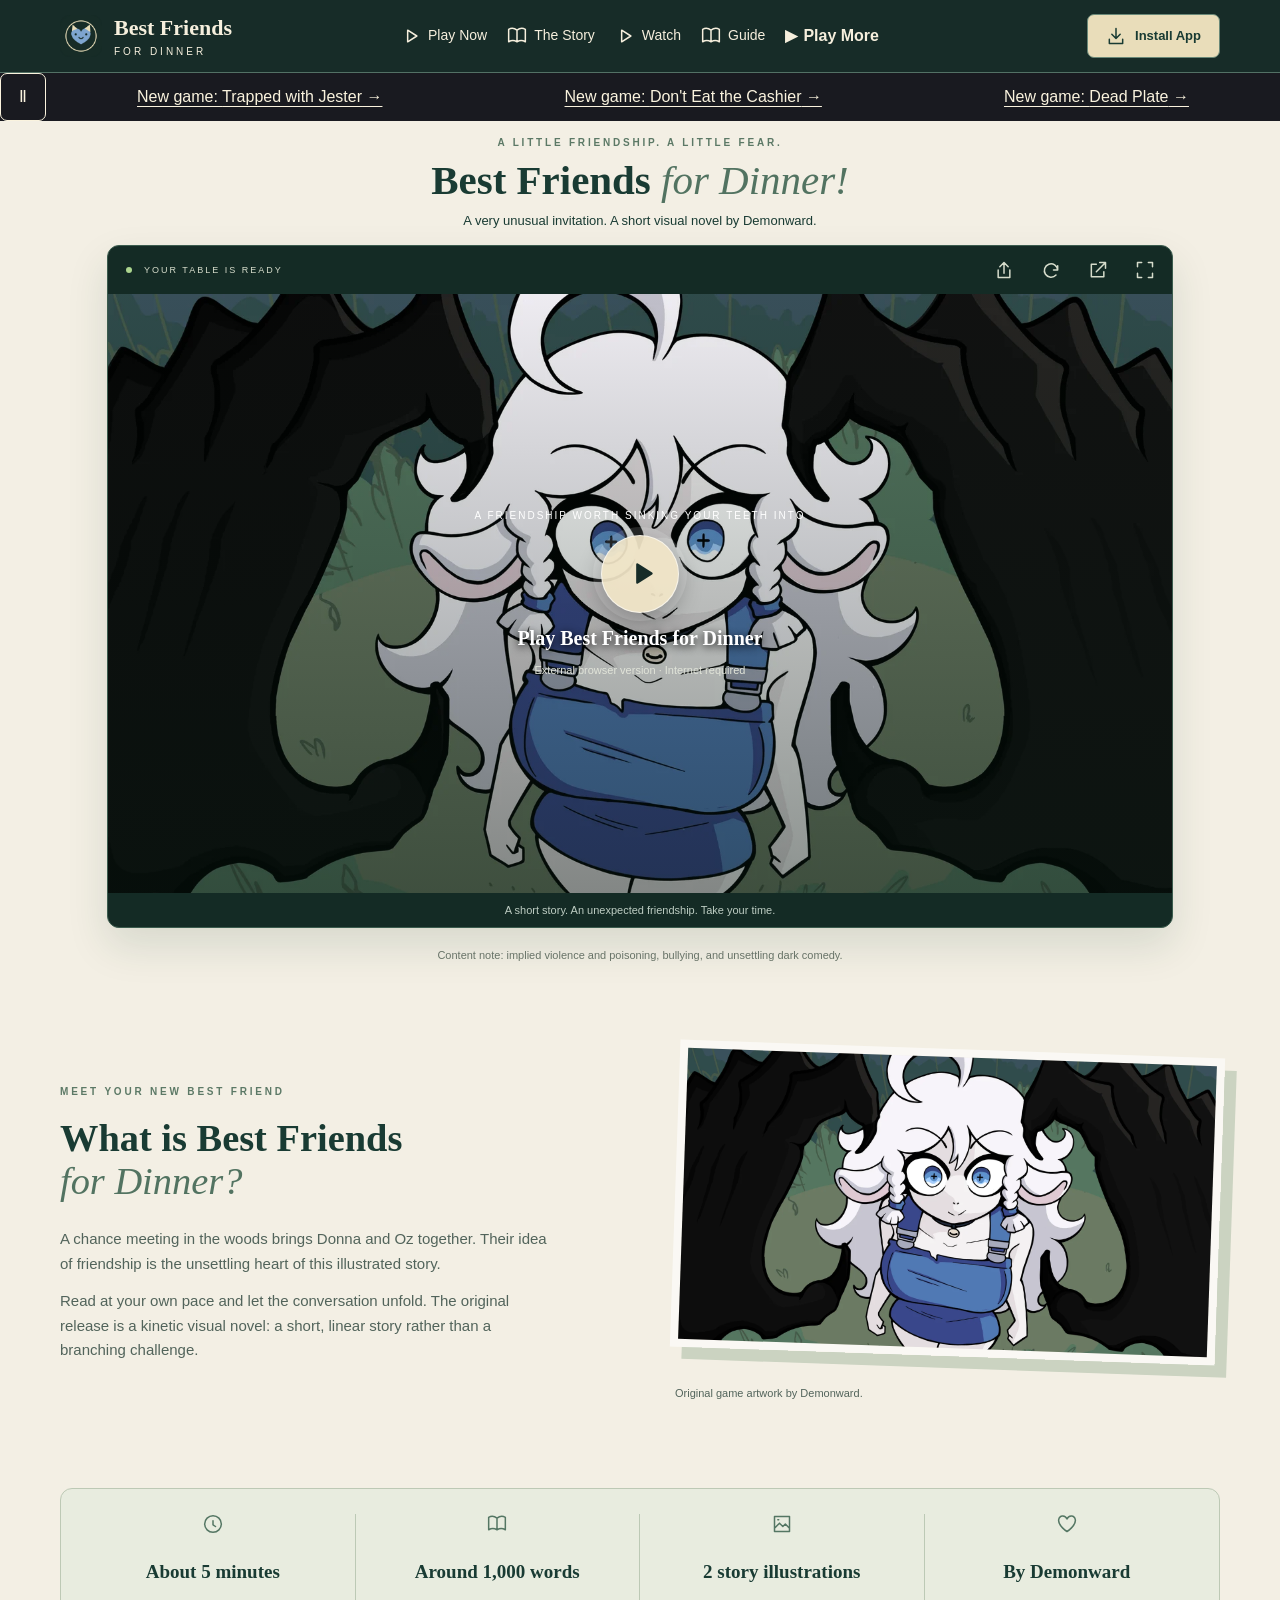
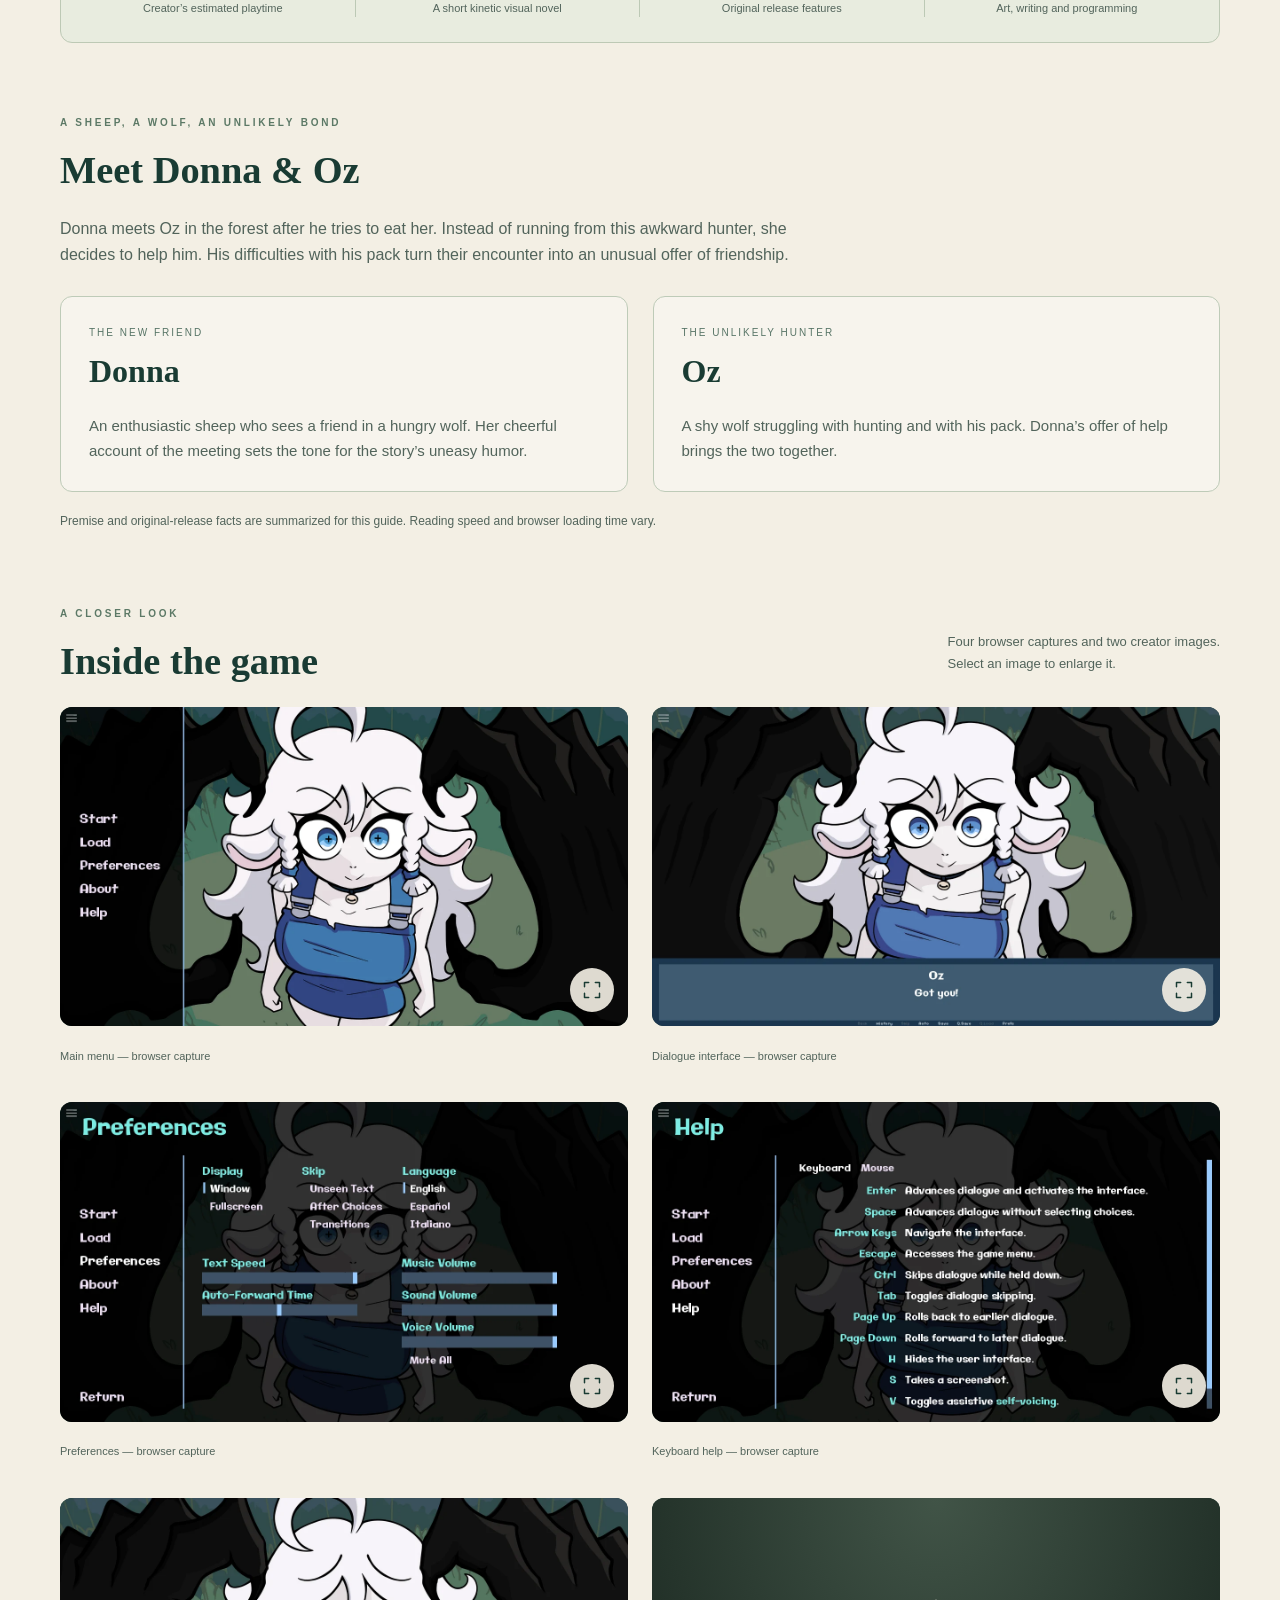
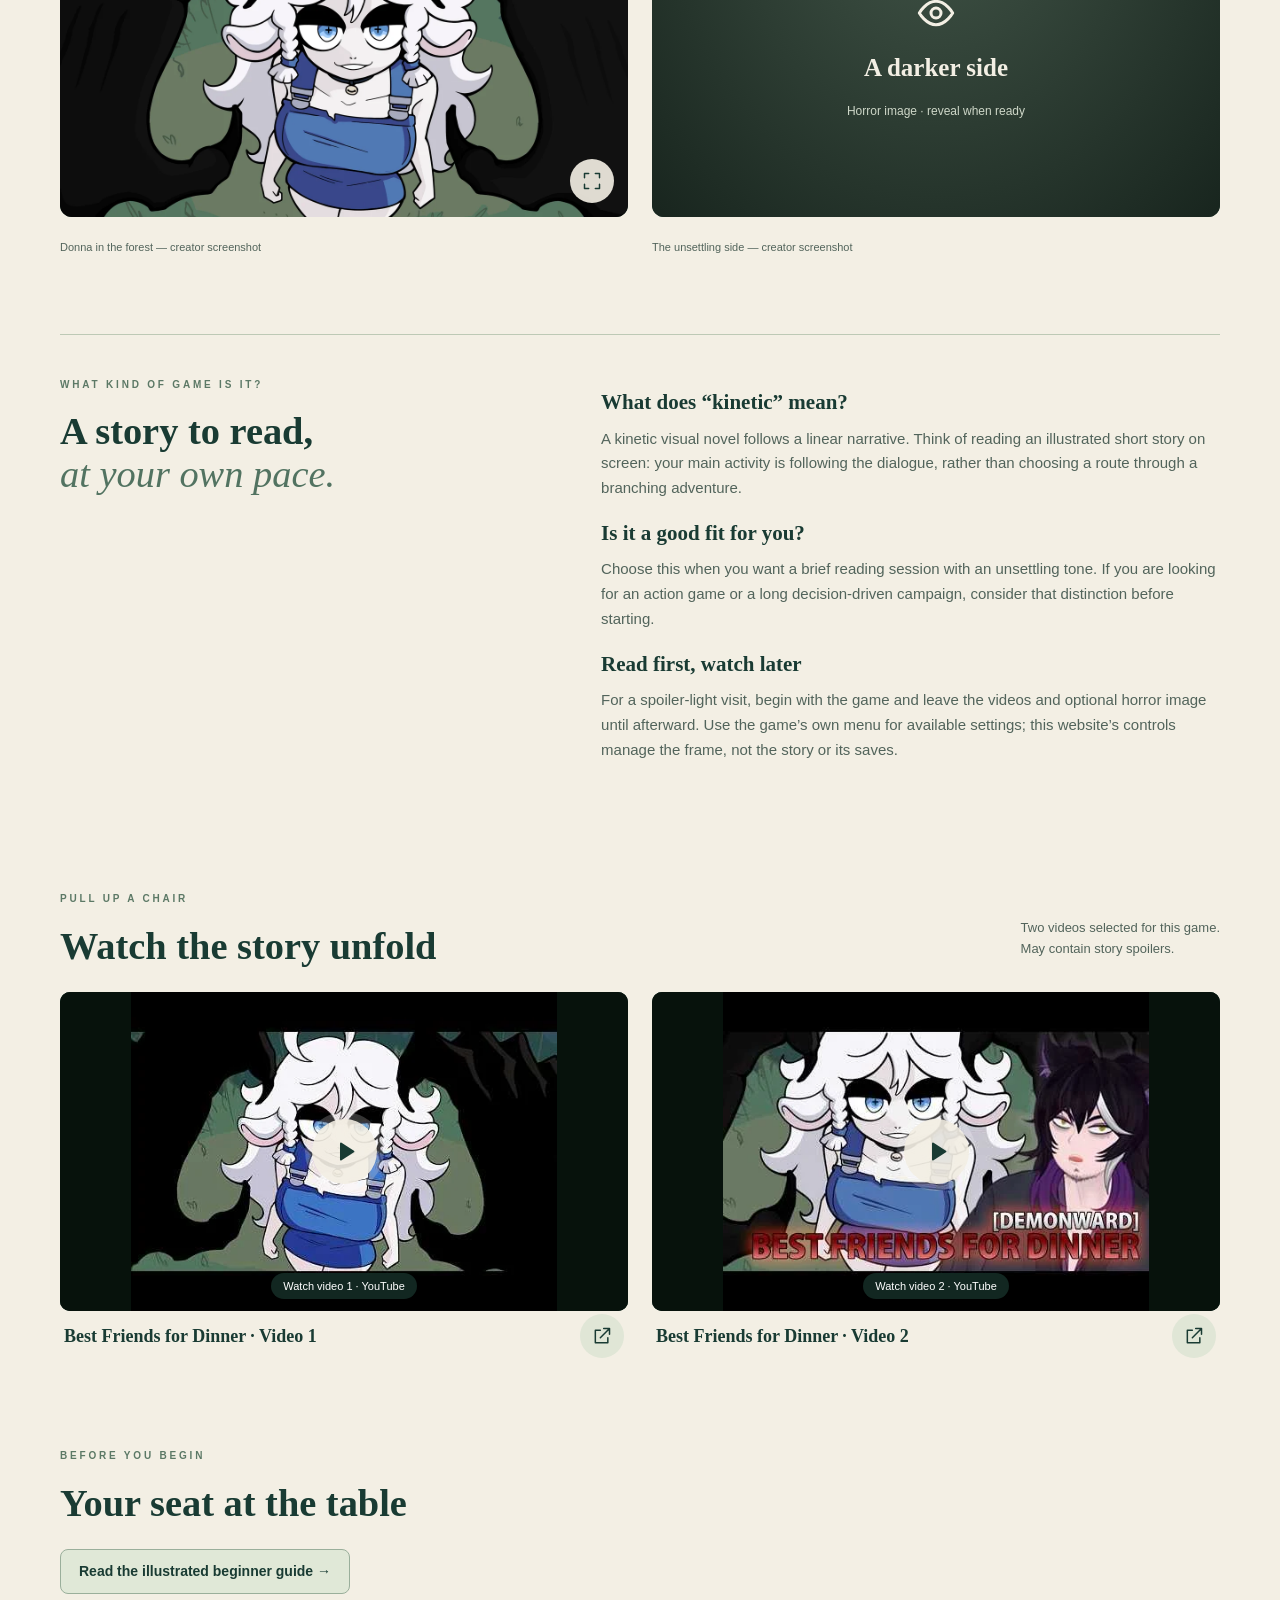
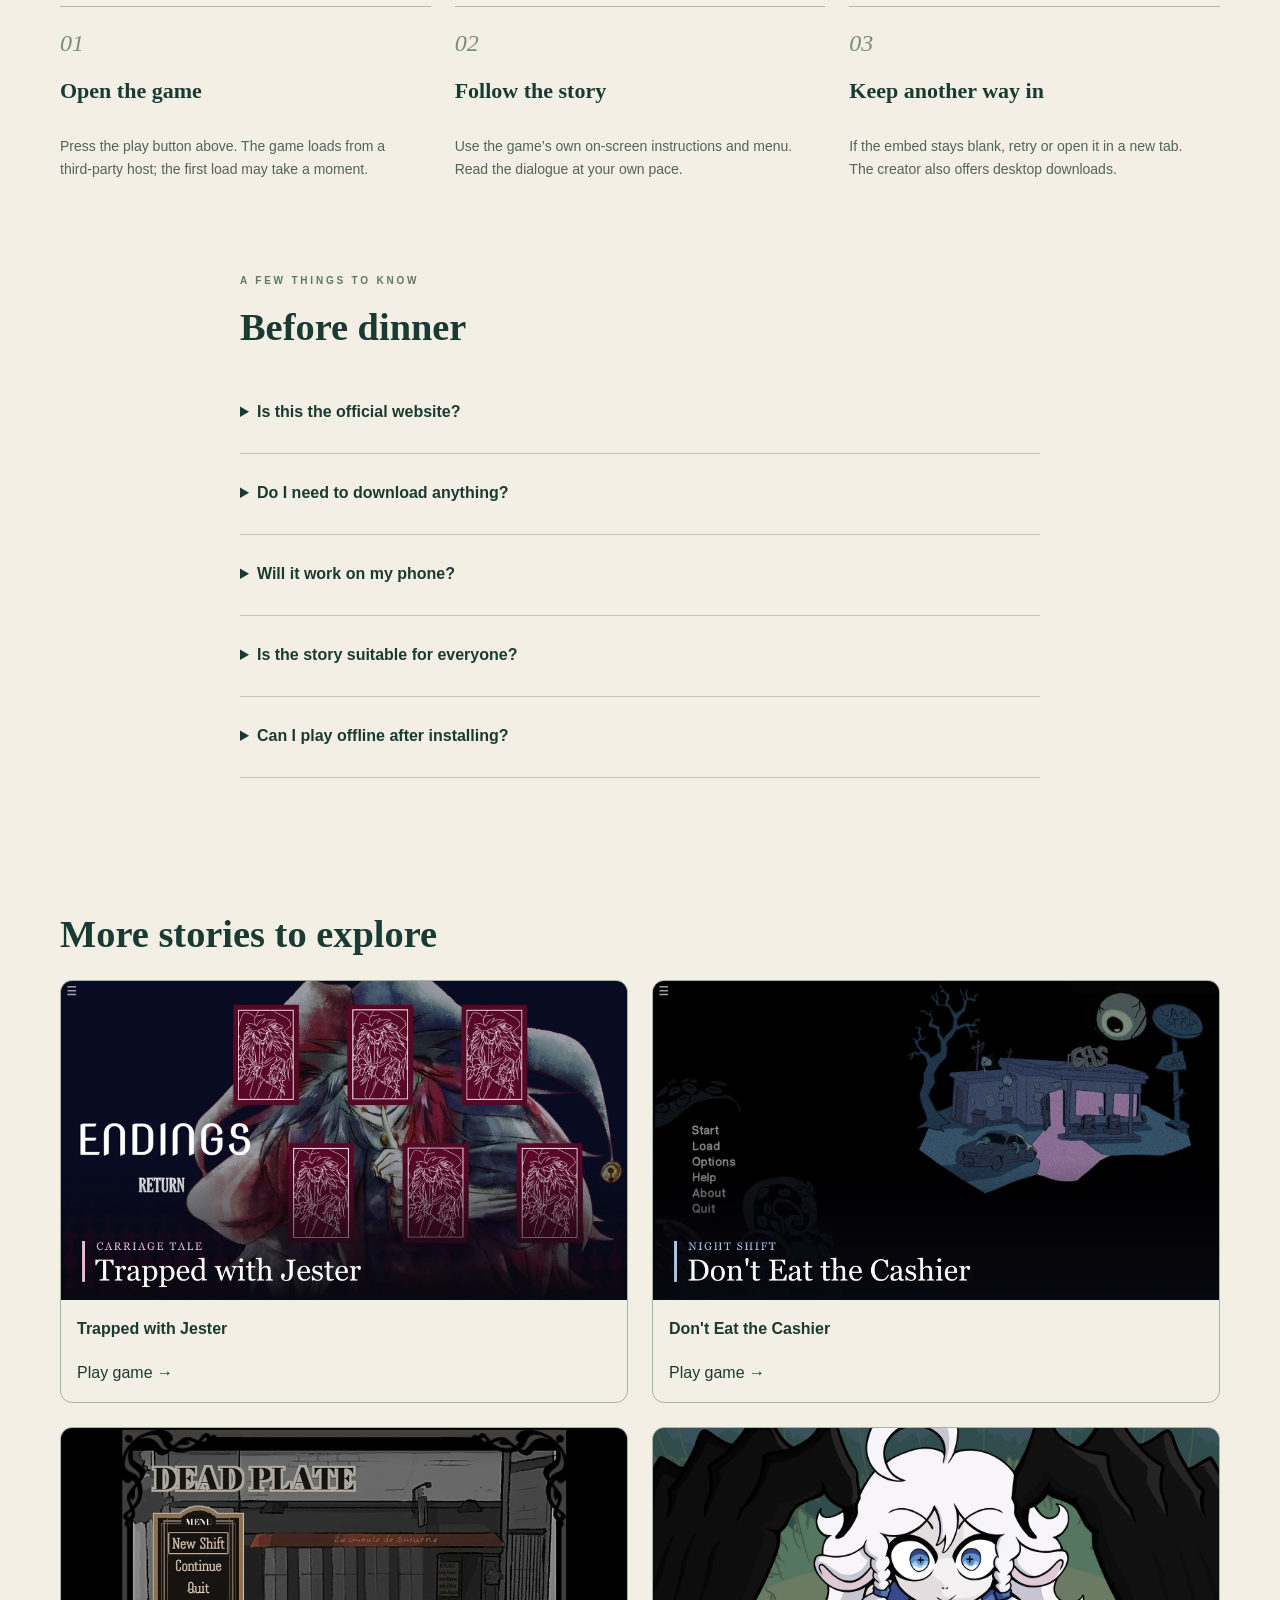
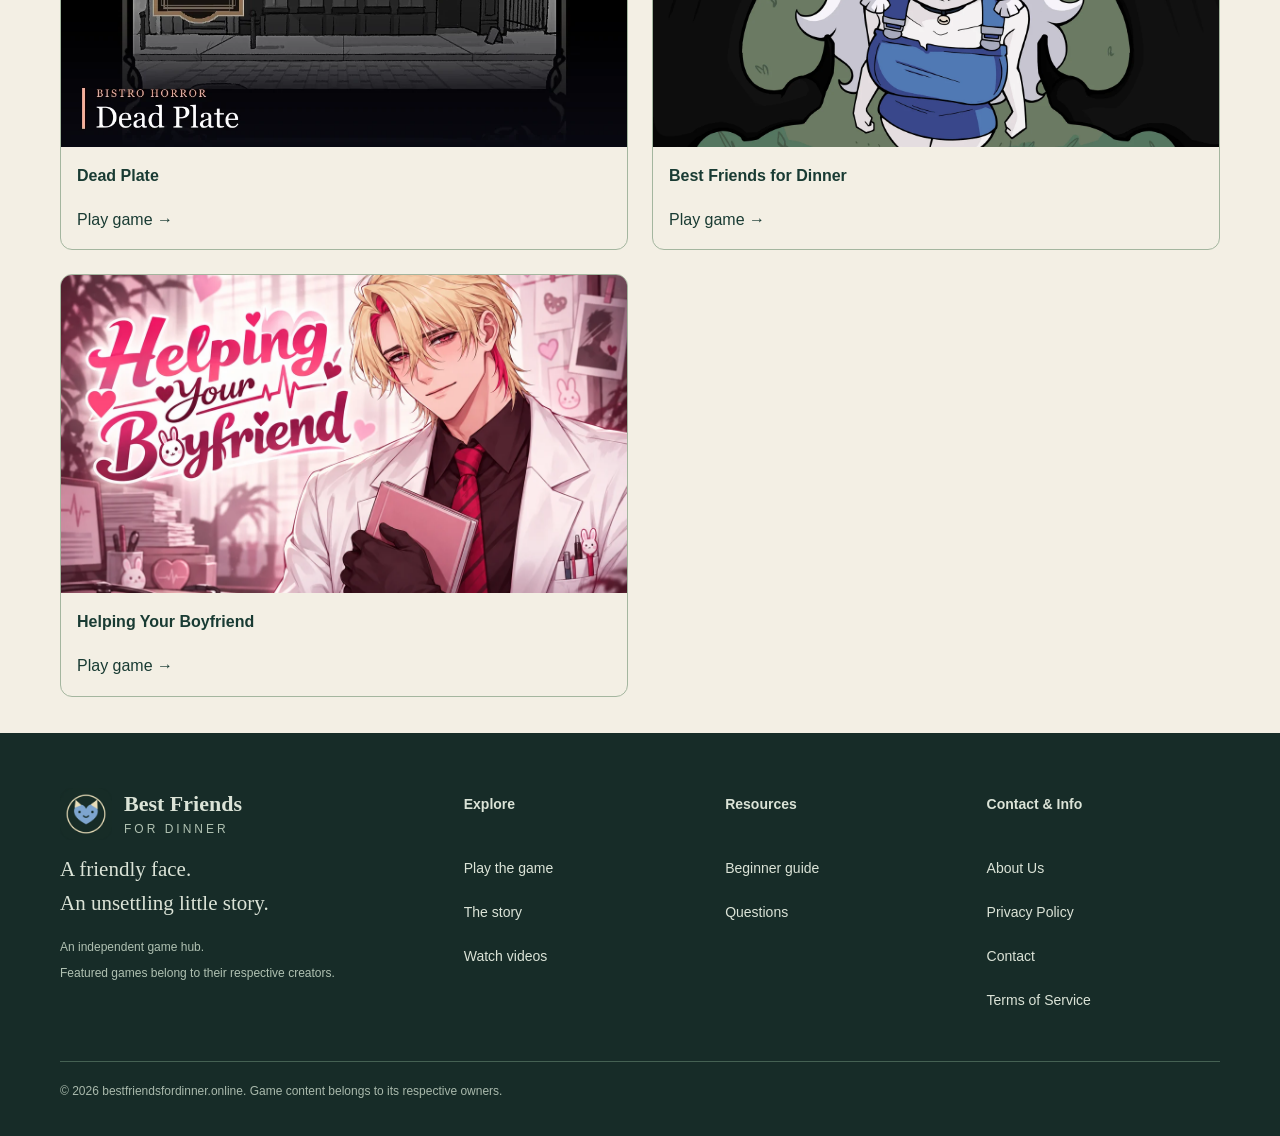
<file: index.html>
<!DOCTYPE html><html lang="en"><head><meta charSet="utf-8"/><meta name="viewport" content="width=device-width, initial-scale=1"/><link rel="preload" as="image" href="/best-friends-for-dinner-logo.webp"/><link rel="preload" as="image" href="/trapped-with-jester-illustrated-cover.webp"/><link rel="preload" as="image" href="/dont-eat-the-cashier-illustrated-cover.webp"/><link rel="preload" as="image" href="/dead-plate-illustrated-cover.webp"/><link rel="preload" as="image" href="/best-friends-for-dinner-cover.webp"/><link rel="preload" as="image" href="/helping-your-boyfriend-cover.webp"/><link rel="preload" as="image" href="/best-friends-for-dinner-interface-main-menu.webp"/><link rel="stylesheet" href="/_next/static/css/b38886ed8d73b061.css" data-precedence="next"/><link rel="preload" as="script" fetchPriority="low" href="/_next/static/chunks/webpack-22f17a05d5ca1784.js"/><script src="/_next/static/chunks/fa220fce-a2ae67357b377627.js" async=""></script><script src="/_next/static/chunks/650-83bfecec2b462406.js" async=""></script><script src="/_next/static/chunks/main-app-3e320964a0427bde.js" async=""></script><script src="/_next/static/chunks/482-200982b02627eb59.js" async=""></script><script src="/_next/static/chunks/app/layout-a5156fbc3a638d1e.js" async=""></script><script src="/_next/static/chunks/app/page-0310cbec692c4662.js" async=""></script><link rel="preload" href="https://data.1back.link/js/app.js" as="script"/><title>Best Friends for Dinner! — A Sweetly Unsettling Story</title><meta name="description" content="Meet Donna and Oz in Best Friends for Dinner, a short dark-comedy visual novel by Demonward. Open the browser game, watch videos and find the original release."/><link rel="manifest" href="/manifest.webmanifest"/><meta name="keywords" content="Best Friends for Dinner,Demonward visual novel,Best Friends for Dinner browser game"/><link rel="canonical" href="https://bestfriendsfordinner.online/"/><meta property="og:title" content="Best Friends for Dinner! — A Sweetly Unsettling Story"/><meta property="og:description" content="Meet Donna and Oz in Best Friends for Dinner, a short dark-comedy visual novel by Demonward. Open the browser game, watch videos and find the original release."/><meta property="og:image" content="https://bestfriendsfordinner.online/best-friends-for-dinner-cover.webp"/><meta property="og:type" content="website"/><meta name="twitter:card" content="summary_large_image"/><meta name="twitter:title" content="Best Friends for Dinner! — A Sweetly Unsettling Story"/><meta name="twitter:description" content="Meet Donna and Oz in Best Friends for Dinner, a short dark-comedy visual novel by Demonward. Open the browser game, watch videos and find the original release."/><meta name="twitter:image" content="https://bestfriendsfordinner.online/best-friends-for-dinner-cover.webp"/><link rel="icon" href="/favicon.png"/><script src="/_next/static/chunks/polyfills-42372ed130431b0a.js" noModule=""></script></head><body><div hidden=""><!--$--><!--/$--></div><a class="skip" href="#main">Skip to content</a><header><div class="wrap nav"><a class="brand" href="/"><img src="/best-friends-for-dinner-logo.webp" width="42" height="42" alt="Sheep and wolf dinner-plate emblem"/><span>Best Friends<small>FOR DINNER</small></span></a><nav aria-label="Main navigation"><a class="play-link" href="/#play"><svg viewBox="0 0 24 24" width="20" height="20" fill="none" stroke="currentColor" stroke-width="1.8" stroke-linecap="round" stroke-linejoin="round" aria-hidden="true"><path d="M8 5l11 7-11 7Z"></path></svg>Play Now</a><a href="/#story"><svg viewBox="0 0 24 24" width="20" height="20" fill="none" stroke="currentColor" stroke-width="1.8" stroke-linecap="round" stroke-linejoin="round" aria-hidden="true"><path d="M12 5Q7 1 2 4v15q5-3 10 0 5-3 10 0V4q-5-3-10 1v14"></path></svg>The Story</a><a href="/#watch"><svg viewBox="0 0 24 24" width="20" height="20" fill="none" stroke="currentColor" stroke-width="1.8" stroke-linecap="round" stroke-linejoin="round" aria-hidden="true"><path d="M8 5l11 7-11 7Z"></path></svg>Watch</a><a href="/guides/"><svg viewBox="0 0 24 24" width="20" height="20" fill="none" stroke="currentColor" stroke-width="1.8" stroke-linecap="round" stroke-linejoin="round" aria-hidden="true"><path d="M12 5Q7 1 2 4v15q5-3 10 0 5-3 10 0V4q-5-3-10 1v14"></path></svg>Guide</a><details class="play-more"><summary><span aria-hidden="true">▶</span> Play More</summary><div><a href="/trapped-with-jester/"><img src="/trapped-with-jester-illustrated-cover.webp" alt="" width="32" height="32"/><span>Trapped with Jester</span></a><a href="/dont-eat-the-cashier/"><img src="/dont-eat-the-cashier-illustrated-cover.webp" alt="" width="32" height="32"/><span>Don&#x27;t Eat the Cashier</span></a><a href="/dead-plate/"><img src="/dead-plate-illustrated-cover.webp" alt="" width="32" height="32"/><span>Dead Plate</span></a><a href="/"><img src="/best-friends-for-dinner-cover.webp" alt="" width="32" height="32"/><span>Best Friends for Dinner</span></a><a href="/helping-your-boyfriend/"><img src="/helping-your-boyfriend-cover.webp" alt="" width="32" height="32"/><span>Helping Your Boyfriend</span></a></div></details></nav><button class="install"><svg viewBox="0 0 24 24" width="20" height="20" fill="none" stroke="currentColor" stroke-width="1.8" stroke-linecap="round" stroke-linejoin="round" aria-hidden="true"><path d="M12 3v12m-5-5 5 5 5-5M4 16v5h16v-5"></path></svg><span>Install App</span></button></div></header><dialog><button class="close icon" aria-label="Close installation help" title="Close"><svg viewBox="0 0 24 24" width="20" height="20" fill="none" stroke="currentColor" stroke-width="1.8" stroke-linecap="round" stroke-linejoin="round" aria-hidden="true"><path d="M6 6l12 12M18 6L6 18"></path></svg></button><h2>Keep a seat saved</h2><p>Install this website for easy return visits. The game and videos still need internet.</p><p>On iPhone or iPad: Share → Add to Home Screen. Elsewhere: use your browser’s install menu, or bookmark this page.</p><button><svg viewBox="0 0 24 24" width="20" height="20" fill="none" stroke="currentColor" stroke-width="1.8" stroke-linecap="round" stroke-linejoin="round" aria-hidden="true"><path d="M8 8h12v13H8zM16 8V3H3v13h5"></path></svg> Copy site link</button><input aria-label="Website address for manual copying" readOnly="" value="https://bestfriendsfordinner.online/"/><p role="status"></p></dialog><aside class="game-news_bar__6TYwA" aria-label="New game announcements"><button type="button" aria-pressed="false" aria-label="Pause announcements">Ⅱ</button><div class="game-news_window__Mjeaj"><div class="game-news_track__Mp1ke"><div class="game-news_group__JCM6_"><a href="/trapped-with-jester/" target="_blank" rel="noopener noreferrer" tabindex="0">New game: <!-- -->Trapped with Jester<!-- --> →</a><a href="/dont-eat-the-cashier/" target="_blank" rel="noopener noreferrer" tabindex="0">New game: <!-- -->Don&#x27;t Eat the Cashier<!-- --> →</a><a href="/dead-plate/" target="_blank" rel="noopener noreferrer" tabindex="0">New game: <!-- -->Dead Plate<!-- --> →</a></div><div class="game-news_group__JCM6_" aria-hidden="true"><a href="/trapped-with-jester/" target="_blank" rel="noopener noreferrer" tabindex="-1">New game: <!-- -->Trapped with Jester<!-- --> →</a><a href="/dont-eat-the-cashier/" target="_blank" rel="noopener noreferrer" tabindex="-1">New game: <!-- -->Don&#x27;t Eat the Cashier<!-- --> →</a><a href="/dead-plate/" target="_blank" rel="noopener noreferrer" tabindex="-1">New game: <!-- -->Dead Plate<!-- --> →</a></div></div></div></aside><main id="main"><section class="intro wrap"><span class="eyebrow">A LITTLE FRIENDSHIP. A LITTLE FEAR.</span><h1>Best Friends <em>for Dinner!</em></h1><p>A very unusual invitation. A short visual novel by Demonward.</p></section><section id="play" class="game-wrap"><div class="game-top"><span><i></i> YOUR TABLE IS READY</span><div class="tools"><button class="icon" aria-label="Share website link" title="Share website link"><svg viewBox="0 0 24 24" width="20" height="20" fill="none" stroke="currentColor" stroke-width="1.8" stroke-linecap="round" stroke-linejoin="round" aria-hidden="true"><path d="M12 16V3m-5 5 5-5 5 5M5 12v9h14v-9"></path></svg></button><button class="icon" aria-label="Reload game" title="Reload game (unsaved progress may be lost)"><svg viewBox="0 0 24 24" width="20" height="20" fill="none" stroke="currentColor" stroke-width="1.8" stroke-linecap="round" stroke-linejoin="round" aria-hidden="true"><path d="M20 7v5h-5M20 12a8 8 0 1 0-2 6"></path></svg></button><a class="icon" href="https://s.templeofthejackal.com/games/best-friends-for-dinner/" target="_blank" rel="noopener noreferrer" aria-label="Open game in new tab" title="Open game in new tab"><svg viewBox="0 0 24 24" width="20" height="20" fill="none" stroke="currentColor" stroke-width="1.8" stroke-linecap="round" stroke-linejoin="round" aria-hidden="true"><path d="M14 3h7v7M21 3L10 14M10 5H4v15h15v-6"></path></svg></a><button class="icon" aria-label="Fullscreen game" title="Fullscreen game"><svg viewBox="0 0 24 24" width="20" height="20" fill="none" stroke="currentColor" stroke-width="1.8" stroke-linecap="round" stroke-linejoin="round" aria-hidden="true"><path d="M8 3H3v5m13-5h5v5M3 16v5h5m13-5v5h-5"></path></svg></button></div></div><div class="game"><img src="/best-friends-for-dinner-cover.webp" width="1280" height="720" alt="Best Friends for Dinner cover artwork"/><div class="start"><span>A FRIENDSHIP WORTH SINKING YOUR TEETH INTO</span><button class="launch-orb" aria-label="Play Best Friends for Dinner" title="Play Best Friends for Dinner"><svg viewBox="0 0 24 24" width="20" height="20" fill="none" stroke="currentColor" stroke-width="1.8" stroke-linecap="round" stroke-linejoin="round" aria-hidden="true"><path d="M8 5l11 7-11 7Z"></path></svg></button><strong class="launch-caption">Play <!-- -->Best Friends for Dinner</strong><small>External browser version · Internet required</small></div></div><p class="game-status" role="status">A short story. An unexpected friendship. Take your time.</p></section><div class="wrap"><p class="warning">Content note: implied violence and poisoning, bullying, and unsettling dark comedy.</p><section id="story" class="story"><div><span class="eyebrow">MEET YOUR NEW BEST FRIEND</span><h2>What is Best Friends<br/><em>for Dinner?</em></h2><p>A chance meeting in the woods brings Donna and Oz together. Their idea of friendship is the unsettling heart of this illustrated story.</p><p>Read at your own pace and let the conversation unfold. The original release is a kinetic visual novel: a short, linear story rather than a branching challenge.</p></div><figure><img src="/best-friends-for-dinner-cover.webp" alt="Donna looks up between dark wolf paws in a forest" width="1280" height="720" loading="lazy"/><figcaption>Original game artwork by Demonward.</figcaption></figure></section><section class="game-facts" aria-label="Original game at a glance"><div><svg viewBox="0 0 24 24" width="20" height="20" fill="none" stroke="currentColor" stroke-width="1.8" stroke-linecap="round" stroke-linejoin="round" aria-hidden="true"><path d="M12 8v5l3 2M22 12a10 10 0 1 1-20 0 10 10 0 0 1 20 0"></path></svg><strong>About 5 minutes</strong><small>Creator’s estimated playtime</small></div><div><svg viewBox="0 0 24 24" width="20" height="20" fill="none" stroke="currentColor" stroke-width="1.8" stroke-linecap="round" stroke-linejoin="round" aria-hidden="true"><path d="M12 5Q7 1 2 4v15q5-3 10 0 5-3 10 0V4q-5-3-10 1v14"></path></svg><strong>Around 1,000 words</strong><small>A short kinetic visual novel</small></div><div><svg viewBox="0 0 24 24" width="20" height="20" fill="none" stroke="currentColor" stroke-width="1.8" stroke-linecap="round" stroke-linejoin="round" aria-hidden="true"><path d="M3 3h18v18H3zM3 17l6-6 4 4 3-3 5 5M7 7h1"></path></svg><strong>2 story illustrations</strong><small>Original release features</small></div><div><svg viewBox="0 0 24 24" width="20" height="20" fill="none" stroke="currentColor" stroke-width="1.8" stroke-linecap="round" stroke-linejoin="round" aria-hidden="true"><path d="M12 21S1 14 2 7c1-6 8-6 10-1 2-5 9-5 10 1 1 7-10 14-10 14"></path></svg><strong>By Demonward</strong><small>Art, writing and programming</small></div></section><section class="story-details" id="characters"><span class="eyebrow">A SHEEP, A WOLF, AN UNLIKELY BOND</span><h2>Meet Donna &amp; Oz</h2><p class="section-lead">Donna meets Oz in the forest after he tries to eat her. Instead of running from this awkward hunter, she decides to help him. His difficulties with his pack turn their encounter into an unusual offer of friendship.</p><div class="character-notes"><article><span class="character-label">THE NEW FRIEND</span><h3>Donna</h3><p>An enthusiastic sheep who sees a friend in a hungry wolf. Her cheerful account of the meeting sets the tone for the story’s uneasy humor.</p></article><article><span class="character-label">THE UNLIKELY HUNTER</span><h3>Oz</h3><p>A shy wolf struggling with hunting and with his pack. Donna’s offer of help brings the two together.</p></article></div><p class="source-note">Premise and original-release facts are summarized for this guide. Reading speed and browser loading time vary.</p></section><section class="gallery-section" id="gallery"><div class="sectionhead"><div><span class="eyebrow">A CLOSER LOOK</span><h2>Inside the game</h2></div><p>Four browser captures and two creator images.<br/>Select an image to enlarge it.</p></div><div class="gallery-grid"><figure><div class="gallery-image"><button aria-label="Enlarge Main menu — browser capture" title="Enlarge image"><img src="/best-friends-for-dinner-interface-main-menu.webp" alt="Game main menu with Start, Load, Preferences and Help" width="1280" height="720" loading="lazy"/><span class="zoom-mark"><svg viewBox="0 0 24 24" width="20" height="20" fill="none" stroke="currentColor" stroke-width="1.8" stroke-linecap="round" stroke-linejoin="round" aria-hidden="true"><path d="M8 3H3v5m13-5h5v5M3 16v5h5m13-5v5h-5"></path></svg></span></button></div><figcaption>Main menu — browser capture</figcaption></figure><figure><div class="gallery-image"><button aria-label="Enlarge Dialogue interface — browser capture" title="Enlarge image"><img src="/best-friends-for-dinner-interface-dialogue.webp" alt="Opening conversation with Oz in the dialogue panel" width="1280" height="720" loading="lazy"/><span class="zoom-mark"><svg viewBox="0 0 24 24" width="20" height="20" fill="none" stroke="currentColor" stroke-width="1.8" stroke-linecap="round" stroke-linejoin="round" aria-hidden="true"><path d="M8 3H3v5m13-5h5v5M3 16v5h5m13-5v5h-5"></path></svg></span></button></div><figcaption>Dialogue interface — browser capture</figcaption></figure><figure><div class="gallery-image"><button aria-label="Enlarge Preferences — browser capture" title="Enlarge image"><img src="/best-friends-for-dinner-interface-preferences.webp" alt="Preferences with reading speed, languages and volume sliders" width="1280" height="720" loading="lazy"/><span class="zoom-mark"><svg viewBox="0 0 24 24" width="20" height="20" fill="none" stroke="currentColor" stroke-width="1.8" stroke-linecap="round" stroke-linejoin="round" aria-hidden="true"><path d="M8 3H3v5m13-5h5v5M3 16v5h5m13-5v5h-5"></path></svg></span></button></div><figcaption>Preferences — browser capture</figcaption></figure><figure><div class="gallery-image"><button aria-label="Enlarge Keyboard help — browser capture" title="Enlarge image"><img src="/best-friends-for-dinner-interface-help.webp" alt="Keyboard controls displayed on the game Help screen" width="1280" height="720" loading="lazy"/><span class="zoom-mark"><svg viewBox="0 0 24 24" width="20" height="20" fill="none" stroke="currentColor" stroke-width="1.8" stroke-linecap="round" stroke-linejoin="round" aria-hidden="true"><path d="M8 3H3v5m13-5h5v5M3 16v5h5m13-5v5h-5"></path></svg></span></button></div><figcaption>Keyboard help — browser capture</figcaption></figure><figure><div class="gallery-image"><button aria-label="Enlarge Donna in the forest — creator screenshot" title="Enlarge image"><img src="/best-friends-for-dinner-scene-donna.webp" alt="Donna smiling between the wolf’s paws in a forest" width="1280" height="720" loading="lazy"/><span class="zoom-mark"><svg viewBox="0 0 24 24" width="20" height="20" fill="none" stroke="currentColor" stroke-width="1.8" stroke-linecap="round" stroke-linejoin="round" aria-hidden="true"><path d="M8 3H3v5m13-5h5v5M3 16v5h5m13-5v5h-5"></path></svg></span></button></div><figcaption>Donna in the forest — creator screenshot</figcaption></figure><figure><div class="gallery-image"><button class="reveal-image" aria-label="Reveal unsettling wolf screenshot" title="Reveal horror image"><svg viewBox="0 0 24 24" width="20" height="20" fill="none" stroke="currentColor" stroke-width="1.8" stroke-linecap="round" stroke-linejoin="round" aria-hidden="true"><path d="M2 12s4-7 10-7 10 7 10 7-4 7-10 7S2 12 2 12m13 0a3 3 0 1 1-6 0 3 3 0 0 1 6 0"></path></svg><strong>A darker side</strong><span>Horror image · reveal when ready</span></button></div><figcaption>The unsettling side — creator screenshot</figcaption></figure></div><dialog class="lightbox" aria-label="Game artwork viewer"><button class="close icon" aria-label="Close artwork viewer" title="Close"><svg viewBox="0 0 24 24" width="20" height="20" fill="none" stroke="currentColor" stroke-width="1.8" stroke-linecap="round" stroke-linejoin="round" aria-hidden="true"><path d="M6 6l12 12M18 6L6 18"></path></svg></button><img src="/best-friends-for-dinner-interface-main-menu.webp" alt="Game main menu with Start, Load, Preferences and Help"/><div class="lightbox-controls"><button class="icon" aria-label="Previous image" title="Previous image"><svg viewBox="0 0 24 24" width="20" height="20" fill="none" stroke="currentColor" stroke-width="1.8" stroke-linecap="round" stroke-linejoin="round" aria-hidden="true"><path d="m15 5-7 7 7 7"></path></svg></button><p aria-live="polite">Main menu — browser capture</p><button class="icon" aria-label="Next image" title="Next image"><svg viewBox="0 0 24 24" width="20" height="20" fill="none" stroke="currentColor" stroke-width="1.8" stroke-linecap="round" stroke-linejoin="round" aria-hidden="true"><path d="m9 5 7 7-7 7"></path></svg></button></div></dialog></section><section class="reading-notes" id="gameplay"><div><span class="eyebrow">WHAT KIND OF GAME IS IT?</span><h2>A story to read,<br/><em>at your own pace.</em></h2></div><div><h3>What does “kinetic” mean?</h3><p>A kinetic visual novel follows a linear narrative. Think of reading an illustrated short story on screen: your main activity is following the dialogue, rather than choosing a route through a branching adventure.</p><h3>Is it a good fit for you?</h3><p>Choose this when you want a brief reading session with an unsettling tone. If you are looking for an action game or a long decision-driven campaign, consider that distinction before starting.</p><h3>Read first, watch later</h3><p>For a spoiler-light visit, begin with the game and leave the videos and optional horror image until afterward. Use the game’s own menu for available settings; this website’s controls manage the frame, not the story or its saves.</p></div></section><section id="watch"><div class="sectionhead"><div><span class="eyebrow">PULL UP A CHAIR</span><h2>Watch the story unfold</h2></div><p>Two videos selected for this game.<br/>May contain story spoilers.</p></div><div class="videos"><article><div class="video"><button class="video-preview" aria-label="Play video 1 on YouTube" title="Play video 1"><img src="/best-friends-for-dinner-video-1.webp" alt="Donna in the first selected video thumbnail" width="480" height="360" loading="lazy"/><span class="video-play"><svg viewBox="0 0 24 24" width="20" height="20" fill="none" stroke="currentColor" stroke-width="1.8" stroke-linecap="round" stroke-linejoin="round" aria-hidden="true"><path d="M8 5l11 7-11 7Z"></path></svg></span><small>Watch video <!-- -->1<!-- --> · YouTube</small></button></div><div class="video-caption"><h3>Best Friends for Dinner · Video <!-- -->1</h3><a class="icon" href="https://www.youtube.com/watch?v=VWbT8WBo8qs" target="_blank" rel="noopener noreferrer" aria-label="Open video 1 on YouTube" title="Open on YouTube"><svg viewBox="0 0 24 24" width="20" height="20" fill="none" stroke="currentColor" stroke-width="1.8" stroke-linecap="round" stroke-linejoin="round" aria-hidden="true"><path d="M14 3h7v7M21 3L10 14M10 5H4v15h15v-6"></path></svg></a></div></article><article><div class="video"><button class="video-preview" aria-label="Play video 2 on YouTube" title="Play video 2"><img src="/best-friends-for-dinner-video-2.webp" alt="Donna beside a presenter avatar in the second selected video thumbnail" width="480" height="360" loading="lazy"/><span class="video-play"><svg viewBox="0 0 24 24" width="20" height="20" fill="none" stroke="currentColor" stroke-width="1.8" stroke-linecap="round" stroke-linejoin="round" aria-hidden="true"><path d="M8 5l11 7-11 7Z"></path></svg></span><small>Watch video <!-- -->2<!-- --> · YouTube</small></button></div><div class="video-caption"><h3>Best Friends for Dinner · Video <!-- -->2</h3><a class="icon" href="https://www.youtube.com/watch?v=euAuwFD16II" target="_blank" rel="noopener noreferrer" aria-label="Open video 2 on YouTube" title="Open on YouTube"><svg viewBox="0 0 24 24" width="20" height="20" fill="none" stroke="currentColor" stroke-width="1.8" stroke-linecap="round" stroke-linejoin="round" aria-hidden="true"><path d="M14 3h7v7M21 3L10 14M10 5H4v15h15v-6"></path></svg></a></div></article></div></section><section id="guide" class="guide"><span class="eyebrow">BEFORE YOU BEGIN</span><h2>Your seat at the table</h2><p><a class="guide-cta" href="/guides/">Read the illustrated beginner guide →</a></p><div class="cards"><article><span>01</span><h3>Open the game</h3><p>Press the play button above. The game loads from a third-party host; the first load may take a moment.</p></article><article><span>02</span><h3>Follow the story</h3><p>Use the game’s own on-screen instructions and menu. Read the dialogue at your own pace.</p></article><article><span>03</span><h3>Keep another way in</h3><p>If the embed stays blank, retry or open it in a new tab. The creator also offers desktop downloads.</p></article></div></section><section id="faq" class="faq"><span class="eyebrow">A FEW THINGS TO KNOW</span><h2>Before dinner</h2><details><summary>Is this the official website?</summary><p>No. This is an independent game hub. Demonward created the game.</p></details><details><summary>Do I need to download anything?</summary><p>The embedded version opens in your browser. It requires an internet connection. Desktop downloads are available separately from the creator.</p></details><details><summary>Will it work on my phone?</summary><p>The website adapts to small screens, but compatibility and touch controls depend on the externally hosted game. Landscape orientation may help. Mobile gameplay has not been verified.</p></details><details><summary>Is the story suitable for everyone?</summary><p>It includes implied violence, poisoning, bullying and unsettling humor. Review the content note before starting, even though the artwork looks friendly.</p></details><details><summary>Can I play offline after installing?</summary><p>No. Installation gives you a convenient website shortcut. The external game and videos still require an internet connection.</p></details></section></div></main><!--$--><!--/$--><section class="wrap more-games"><h2>More stories to explore</h2><div><a href="/trapped-with-jester/"><img src="/trapped-with-jester-illustrated-cover.webp" alt="Trapped with Jester cover" width="640" height="360" loading="lazy"/><strong>Trapped with Jester</strong><span>Play game →</span></a><a href="/dont-eat-the-cashier/"><img src="/dont-eat-the-cashier-illustrated-cover.webp" alt="Don&#x27;t Eat the Cashier cover" width="640" height="360" loading="lazy"/><strong>Don&#x27;t Eat the Cashier</strong><span>Play game →</span></a><a href="/dead-plate/"><img src="/dead-plate-illustrated-cover.webp" alt="Dead Plate cover" width="640" height="360" loading="lazy"/><strong>Dead Plate</strong><span>Play game →</span></a><a href="/"><img src="/best-friends-for-dinner-cover.webp" alt="Best Friends for Dinner cover" width="640" height="360" loading="lazy"/><strong>Best Friends for Dinner</strong><span>Play game →</span></a><a href="/helping-your-boyfriend/"><img src="/helping-your-boyfriend-cover.webp" alt="Helping Your Boyfriend cover" width="640" height="360" loading="lazy"/><strong>Helping Your Boyfriend</strong><span>Play game →</span></a></div></section><footer><div class="wrap footer-main"><div><a class="brand" href="/"><img src="/best-friends-for-dinner-logo.webp" width="52" height="52" alt=""/><span>Best Friends<small>FOR DINNER</small></span></a><p>A friendly face.<br/>An unsettling little story.</p><small>An independent game hub.<br/>Featured games belong to their respective creators.</small></div><div class="footer-links"><nav aria-label="Explore"><h2>Explore</h2><a href="/#play">Play the game</a><a href="/#story">The story</a><a href="/#watch">Watch videos</a></nav><nav aria-label="Resources"><h2>Resources</h2><a href="/guides/">Beginner guide</a><a href="/#faq">Questions</a></nav><nav aria-label="Contact and information"><h2>Contact &amp; Info</h2><a href="/about/">About Us</a><a href="/privacy/">Privacy Policy</a><a href="/contact/">Contact</a><a href="/terms/">Terms of Service</a></nav></div></div><p class="wrap copyright">© 2026 bestfriendsfordinner.online. Game content belongs to its respective owners.</p></footer><script src="/_next/static/chunks/webpack-22f17a05d5ca1784.js" id="_R_" async=""></script><script>(self.__next_f=self.__next_f||[]).push([0])</script><script>self.__next_f.push([1,"1:\"$Sreact.fragment\"\n2:\"static/chunks/482-200982b02627eb59.js\"\n3:\"static/chunks/app/layout-a5156fbc3a638d1e.js\"\n4:I[351,[\"482\",\"$2\",\"177\",\"$3\"],\"default\"]\n5:I[781,[],\"\"]\n6:I[6617,[],\"\"]\n7:I[5869,[\"482\",\"$2\",\"177\",\"$3\"],\"\"]\n9:\"static/chunks/app/page-0310cbec692c4662.js\"\na:I[482,[\"482\",\"$2\",\"974\",\"$9\"],\"Game\"]\nb:I[482,[\"482\",\"$2\",\"974\",\"$9\"],\"Icon\"]\n13:\"ViewportBoundary\"\n14:I[4016,[],\"$13\"]\n16:\"MetadataBoundary\"\n17:I[4016,[],\"$16\"]\n18:\"$Sreact.suspense\"\n1a:I[719,[],\"default\",1]\n:HL[\"/_next/static/css/b38886ed8d73b061.css\",\"style\"]\n8:[[\"children\",{\"s\":\"__PAGE__\",\"h\":512,\"d\":{\"r\":[\"$\",\"$1\",\"c\",{\"children\":[[\"$\",\"main\",null,{\"id\":\"main\",\"children\":[[\"$\",\"section\",null,{\"className\":\"intro wrap\",\"children\":[[\"$\",\"span\",null,{\"className\":\"eyebrow\",\"children\":\"A LITTLE FRIENDSHIP. A LITTLE FEAR.\"}],[\"$\",\"h1\",null,{\"children\":[\"Best Friends \",[\"$\",\"em\",null,{\"children\":\"for Dinner!\"}]]}],[\"$\",\"p\",null,{\"children\":\"A very unusual invitation. A short visual novel by Demonward.\"}]]}],[\"$\",\"$La\",null,{}],[\"$\",\"div\",null,{\"className\":\"wrap\",\"children\":[[\"$\",\"p\",null,{\"className\":\"warning\",\"children\":\"Content note: implied violence and poisoning, bullying, and unsettling dark comedy.\"}],[\"$\",\"section\",null,{\"id\":\"story\",\"className\":\"story\",\"children\":[[\"$\",\"div\",null,{\"children\":[[\"$\",\"span\",null,{\"className\":\"eyebrow\",\"children\":\"MEET YOUR NEW BEST FRIEND\"}],[\"$\",\"h2\",null,{\"children\":[\"What is Best Friends\",[\"$\",\"br\",null,{}],[\"$\",\"em\",null,{\"children\":\"for Dinner?\"}]]}],[\"$\",\"p\",null,{\"children\":\"A chance meeting in the woods brings Donna and Oz together. Their idea of friendship is the unsettling heart of this illustrated story.\"}],[\"$\",\"p\",null,{\"children\":\"Read at your own pace and let the conversation unfold. The original release is a kinetic visual novel: a short, linear story rather than a branching challenge.\"}]]}],[\"$\",\"figure\",null,{\"children\":[[\"$\",\"img\",null,{\"src\":\"/best-friends-for-dinner-cover.webp\",\"alt\":\"Donna looks up between dark wolf paws in a forest\",\"width\":\"1280\",\"height\":\"720\",\"loading\":\"lazy\"}],[\"$\",\"figcaption\",null,{\"children\":\"Original game artwork by Demonward.\"}]]}]]}],[[\"$\",\"section\",null,{\"className\":\"game-facts\",\"aria-label\":\"Original game at a glance\",\"children\":[[\"$\",\"div\",\"About 5 minutes\",{\"children\":[[\"$\",\"$Lb\",null,{\"kind\":\"clock\"}],[\"$\",\"strong\",null,{\"children\":\"About 5 minutes\"}],[\"$\",\"small\",null,{\"children\":\"Creator’s estimated playtime\"}]]}],[\"$\",\"div\",\"Around 1,000 words\",{\"children\":[[\"$\",\"$Lb\",null,{\"kind\":\"book\"}],[\"$\",\"strong\",null,{\"children\":\"Around 1,000 words\"}],[\"$\",\"small\",null,{\"children\":\"A short kinetic visual novel\"}]]}],[\"$\",\"div\",\"2 story illustrations\",{\"children\":[[\"$\",\"$Lb\",null,{\"kind\":\"image\"}],[\"$\",\"strong\",null,{\"children\":\"2 story illustrations\"}],[\"$\",\"small\",null,{\"children\":\"Original release features\"}]]}],[\"$\",\"div\",\"By Demonward\",{\"children\":[[\"$\",\"$Lb\",null,{\"kind\":\"heart\"}],[\"$\",\"strong\",null,{\"children\":\"By Demonward\"}],[\"$\",\"small\",null,{\"children\":\"Art, writing and programming\"}]]}]]}],[\"$\",\"section\",null,{\"className\":\"story-details\",\"id\":\"characters\",\"children\":[[\"$\",\"span\",null,{\"className\":\"eyebrow\",\"children\":\"A SHEEP, A WOLF, AN UNLIKELY BOND\"}],[\"$\",\"h2\",null,{\"children\":\"Meet Donna \u0026 Oz\"}],[\"$\",\"p\",null,{\"className\":\"section-lead\",\"children\":\"Donna meets Oz in the forest after he tries to eat her. Instead of running from this awkward hunter, she decides to help him. His difficulties with his pack turn their encounter into an unusual offer of friendship.\"}],[\"$\",\"div\",null,{\"className\":\"character-notes\",\"children\":[[\"$\",\"article\",null,{\"children\":[[\"$\",\"span\",null,{\"className\":\"character-label\",\"children\":\"THE NEW FRIEND\"}],[\"$\",\"h3\",null,{\"children\":\"Donna\"}],[\"$\",\"p\",null,{\"children\":\"An enthusiastic sheep who sees a friend in a hungry wolf. Her cheerful account of the meeting sets the tone for the story’s uneasy humor.\"}]]}],[\"$\",\"article\",null,{\"children\":[[\"$\",\"span\",null,{\"className\":\"character-label\",\"children\":\"THE UNLIKELY HUNTER\"}],[\"$\",\"h3\",null,{\"children\":\"Oz\"}],[\"$\",\"p\",null,{\"children\":\"A shy wolf struggling with hunting and with his pack. Donna’s offer of help brings the two together.\"}]]}]]}],\"$Lc\"]}],\"$Ld\",\"$Le\"],\"$Lf\",\"$L10\",\"$L11\"]}]]}],null,\"$L12\"]}],\"p\":false,\"v\":null}}]]\n0:{\"P\":null,\"c\":[\"\",\"\"],\"q\":\"\",\"i\":false,\"t\":{\"t\":{\"s\":\"\",\"h\":528,\"d\":{\"r\":[\"$\",\"$1\",\"c\",{\"children\":[[[\"$\",\"link\",\"0\",{\"rel\":\"stylesheet\",\"href\":\"/_next/static/css/b38886ed8d73b061.css\",\"precedence\":\"next\",\"crossOrigin\":\"$undefined\",\"nonce\":\"$undefined\"}]],[\"$\",\"html\",null,{\"lang\":\"en\",\"children\":[\"$\",\"body\",null,{\"children\":[[\"$\",\"a\",null,{\"className\":\"skip\",\"href\":\"#main\",\"children\":\"Skip to content\"}],[\"$\",\"$L4\",null,{\"children\":[\"$\",\"$L5\",null,{\"parallelRouterKey\":\"children\",\"error\":\"$undefined\",\"errorStyles\":\"$undefined\",\"errorScripts\":\"$undefined\",\"template\":[\"$\",\"$L6\",null,{}],\"templateStyles\":\"$undefined\",\"templateScripts\":\"$undefined\",\"notFound\":[[\"$\",\"main\",null,{\"id\":\"main\",\"className\":\"wrap document\",\"children\":[[\"$\",\"h1\",null,{\"children\":\"A seat is missing.\"}],[\"$\",\"p\",null,{\"children\":\"This page could not be found.\"}],[\"$\",\"a\",null,{\"href\":\"/\",\"children\":\"Return to the game →\"}]]}],[]],\"forbidden\":\"$undefined\",\"unauthorized\":\"$undefined\"}]}],[\"$\",\"$L7\",null,{\"src\":\"https://data.1back.link/js/app.js\",\"data-domain\":\"bestfriendsfordinner.online\",\"data-api\":\"https://data.1back.link/api/send\",\"strategy\":\"afterInteractive\"}]]}]}]]}],\"p\":false,\"v\":null},\"c\":\"$Q8\"},\"h\":{\"r\":[\"$\",\"$1\",\"h\",{\"children\":[null,[\"$\",\"$L14\",null,{\"children\":\"$L15\"}],[\"$\",\"$L17\",null,{\"children\":[[\"$\",\"div\",null,{\"hidden\":true,\"children\":[\"$\",\"$18\",null,{\"name\":\"Next.Metadata\",\"children\":\"$L19\"}]}],null]}],null]}],\"p\":false,\"v\":null}},\"m\":\"$undefined\",\"G\":[\"$1a\",[]],\"S\":true,\"r\":\"$undefined\",\"s\":\"$undefined\",\"a\":\"$undefined\",\"l\":\"$undefined\",\"p\":\"$undefined\",\"d\":\"$undefined\",\"b\":\"zdKtFDJPn85tqJwG26Mq4\"}\n1b:I[482,[\"482\",\"$2\",\"974\",\"$9\"],\"Gallery\"]\n1c:I[482,[\"482\",\"$2\",\"974\",\"$9\"],\"Videos\"]\n1d:I[4016,[],\"OutletBoundary\"]\nc:[\"$\",\"p\",null,{\"className\":\"source-note\",\"children\":\"Premise and original-release facts are summarized for this guide. Reading speed and browser loading time vary.\"}]\nd:[\"$\",\"$L1b\",null,{}]\ne:[\"$\",\"section\",null,{\"className\":\"reading-notes\",\"id\":\"gameplay\",\"children\":[[\"$\",\"div\",null,{\"children\":[[\"$\",\"span\",null,{\"className\":\"eyebrow\",\"children\":\"WHAT KIND OF GAME IS IT?\"}],[\"$\",\"h2\",null,{\"children\":[\"A story to read,\",[\"$\",\"br\",null,{}],[\"$\",\"em\",null,{\"children\":\"at your own pace.\"}]]}]]}],[\"$\",\"div\",null,{\"children\":[[\"$\",\"h3\",null,{\"children\":\"What does “kinetic” mean?\"}],[\"$\",\"p\",null,{\"children\":\"A kinetic visual novel follows a linear narrative. Think of reading an illustrated short story on screen: your main activity is following the dialogue, rather than choosing a route through a branching adventure.\"}],[\"$\",\"h3\",null,{\"children\":\"Is it a good fit for you?\"}],[\"$\",\"p\",null,{\"children\":\"Choose this when you want a brief reading session with an unsettling tone. If you are looking for an action game or a long decision-driven campaign, consider that distinction before starting.\"}],[\"$\",\"h3\",null,{\"children\":\"Read first, watch later\"}],[\"$\",\"p\",null,{\"children\":\"For a spoiler-light visit, begin with the game and leave the videos and optional horror image until afterward. Use the game’s own menu for available settings; this website’s controls manage the frame, not the story or its saves.\"}]]}]]}]\nf:[\"$\",\"section\",null,{\"id\":\"watch\",\"children\":[[\"$\",\"div\",null,{\"className\":\"sectionhead\",\"children\":[[\"$\",\"div\",null,{\"children\":[[\"$\",\"span\",null,{\"className\":\"eyebrow\",\"children\":\"PULL UP A CHAIR\"}],[\"$\",\"h2\",null,{\"children\":\"Watch the story unfold\"}]]}],[\"$\",\"p\",null,{\"children\":[\"Two videos selected for this game.\",[\"$\",\"br\",null,{}],\"May contain story spoilers.\"]}]]}],[\"$\",\"$L1c\",null,{}]]}]\n10:[\"$\",\"section\",null,{\"id\":\"guide\",\"className\":\"guide\",\"children\":[[\"$\",\"span\",null,{\"className\":\"eyebrow\",\"children\":\"BEFORE YOU BEGIN\"}],[\"$\",\"h2\",null,{\"children\":\"Your seat at the table\"}],[\"$\",\"p\",null,{\"children\":[\"$\",\"a\",null,{\"className\":\"guide-cta\",\"href\":\"/guides/\",\"children\":\"Read the illustrated beginner guide →\"}]}],[\"$\",\"div\",null,{\"className\":\"cards\",\"children\":[[\"$\",\"article\",\"01\",{\"children\":[[\"$\",\"span\",null,{\"children\":\"01\"}],[\"$\",\"h3\",null,{\"children\":\"Open the game\"}],[\"$\",\"p\",null,{\"children\":\"Press the play button above. The game loads from a third-party host; the first load may take a moment.\"}]]}],[\"$\",\"article\",\"02\",{\"children\":[[\"$\",\"span\",null,{\"children\":\"02\"}],[\"$\",\"h3\",null,{\"children\":\"Follow the story\"}],[\"$\",\"p\",null,{\"children\":\"Use the game’s own on-screen instructions and menu. Read the dialogue at your own pace.\"}]]}],[\"$\",\"article\",\"03\",{\"children\":[[\"$\",\"span\",null,{\"children\":\"03\"}],[\"$\",\"h3\",null,{\"children\":\"Keep another way in\"}],[\"$\",\"p\",null,{\"children\":\"If the embed stays blank, retry or open it in a new tab. The creator also offers desktop downloads.\"}]]}]]}]]}]\n11:[\"$\",\"section\",null,{\"id\":\"faq\",\"className\":\"faq\",\"children\":[[\"$\",\"span\",null,{\"className\":\"eyebrow\",\"children\":\"A FEW THINGS TO KNOW\"}],[\"$\",\"h2\",null,{\"children\":\"Before dinner\"}],[[\"$\",\"details\",\"Is this the official website?\",{\"children\":[[\"$\",\"summary\",null,{\"children\":\"Is this the official website?\"}],[\"$\",\"p\",null,{\"children\":\"No. This is an independent game hub. Demonward created the game.\"}]]}],[\"$\",\"details\",\"Do I need to download anything?\",{\"children\":[[\"$\",\"summary\",null,{\"children\":\"Do I need to download anything?\"}],[\"$\",\"p\",null,{\"children\":\"The embedded version opens in your browser. It requires an internet connection. Desktop downloads are available separately from the creator.\"}]]}],[\"$\",\"details\",\"Will it work on my phone?\",{\"children\":[[\"$\",\"summary\",null,{\"children\":\"Will it work on my phone?\"}],[\"$\",\"p\",null,{\"children\":\"The website adapts to small screens, but compatibility and touch controls depend on the externally hosted game. Landscape orientation may help. Mobile gameplay has not been verified.\"}]]}],[\"$\",\"details\",\"Is the story suitable for everyone?\",{\"children\":[[\"$\",\"summary\",null,{\"children\":\"Is the story suitable for everyone?\"}],[\"$\",\"p\",null,{\"children\":\"It includes implied violence, poisoning, bullying and unsettling humor. Review the content note before starting, even though the artwork looks friendly.\"}]]}],[\"$\",\"details\",\"Can I play offline after installing?\",{\"children\":[[\"$\",\"summary\",null,{\"children\":\"Can I play offline after installing?\"}],[\"$\",\"p\",null,{\"children\":\"No. Installation gives you a convenient website shortcut. The external game and videos still require an internet connection.\"}]]}]]]}]\n12:[\"$\",\"$L1d\",null,{\"children\":[\"$\",\"$18\",null,{\"name\":\"Next.MetadataOutlet\",\"children\":\"$@1e\"}]}]\n15:[[\"$\",\"meta\",\"0\",{\"charSet\":\"utf-8\"}],[\"$\",\"meta\",\"1\",{\"name\":\"viewport\",\"content\":\"width=device-width, initial-scale=1\"}]]\n1f:I[5865,[],\"IconMark\"]\n19:[[\"$\",\"title\",\"0\",{\"children\":\"Best Friends for Dinner! — A Sweetly Unsettling Story\"}],[\"$\",\"meta\",\"1\",{\"name\":\"description\",\"content\":\"Meet Donna and Oz in Best Friends for Dinner, a short dark-comedy visual novel by Demonward. Open the browser game, watch videos and find the original release.\"}],[\"$\",\"link\",\"2\",{\"rel\":\"manifest\",\"href\":\"/manifest.webmanifest\",\"crossOrigin\":\"$undefined\"}],[\"$\",\"meta\",\"3\",{\"name\":\"keywords\",\"content\":\"Best Friends for Dinner,Demonward visual novel,Best Friends for Dinner browser game\"}],[\"$\",\"link\",\"4\",{\"rel\":\"canonical\",\"href\":\"https://bestfriendsfordinner.online/\"}],[\"$\",\"meta\",\"5\",{\"property\":\"og:title\",\"content\":\"Best Friends for Dinner! — A Sweetly Unsettling Story\"}],[\"$\",\"meta\",\"6\",{\"property\":\"og:description\",\"content\":\"Meet Donna and Oz in Best Friends for Dinner, a short dark-comedy visual novel by Demonward. Open the browser game, watch videos and find the original release.\"}],[\"$\",\"meta\",\"7\",{\"property\":\"og:image\",\"content\":\"https://bestfriendsfordinner.online/best-friends-for-dinner-cover.webp\"}],[\"$\",\"meta\",\"8\",{\"property\":\"og:type\",\"content\":\"website\"}],[\"$\",\"meta\",\"9\",{\"name\":\"twitter:card\",\"content\":\"summary_large_image\"}],[\"$\",\"meta\",\"10\",{\"name\":\"twitter:title\",\"content\":\"Best Friends for Dinner! — A Sweetly Unsettling Story\"}],[\"$\",\"meta\",\"11\",{\"name\":\"twitter:description\",\"content\":\"Meet Donna and Oz in Best Friends for Dinner, a short dark-comedy visual novel by Demonward. Open the browser game, watch videos and find the original release.\"}],[\"$\",\"meta\",\"12\",{\"name\":\"twitter:image\",\"content\":\"https://bestfriendsfordinner.online/best-friends-for-dinner-cover.webp\"}],[\"$\",\"link\",\"13\",{\"rel\":\"icon\",\"href\":\"/favicon.png\"}],[\"$\",\"$L1f\",\"14\",{}]]\n1e:null\n"])</script></body></html>
</file>
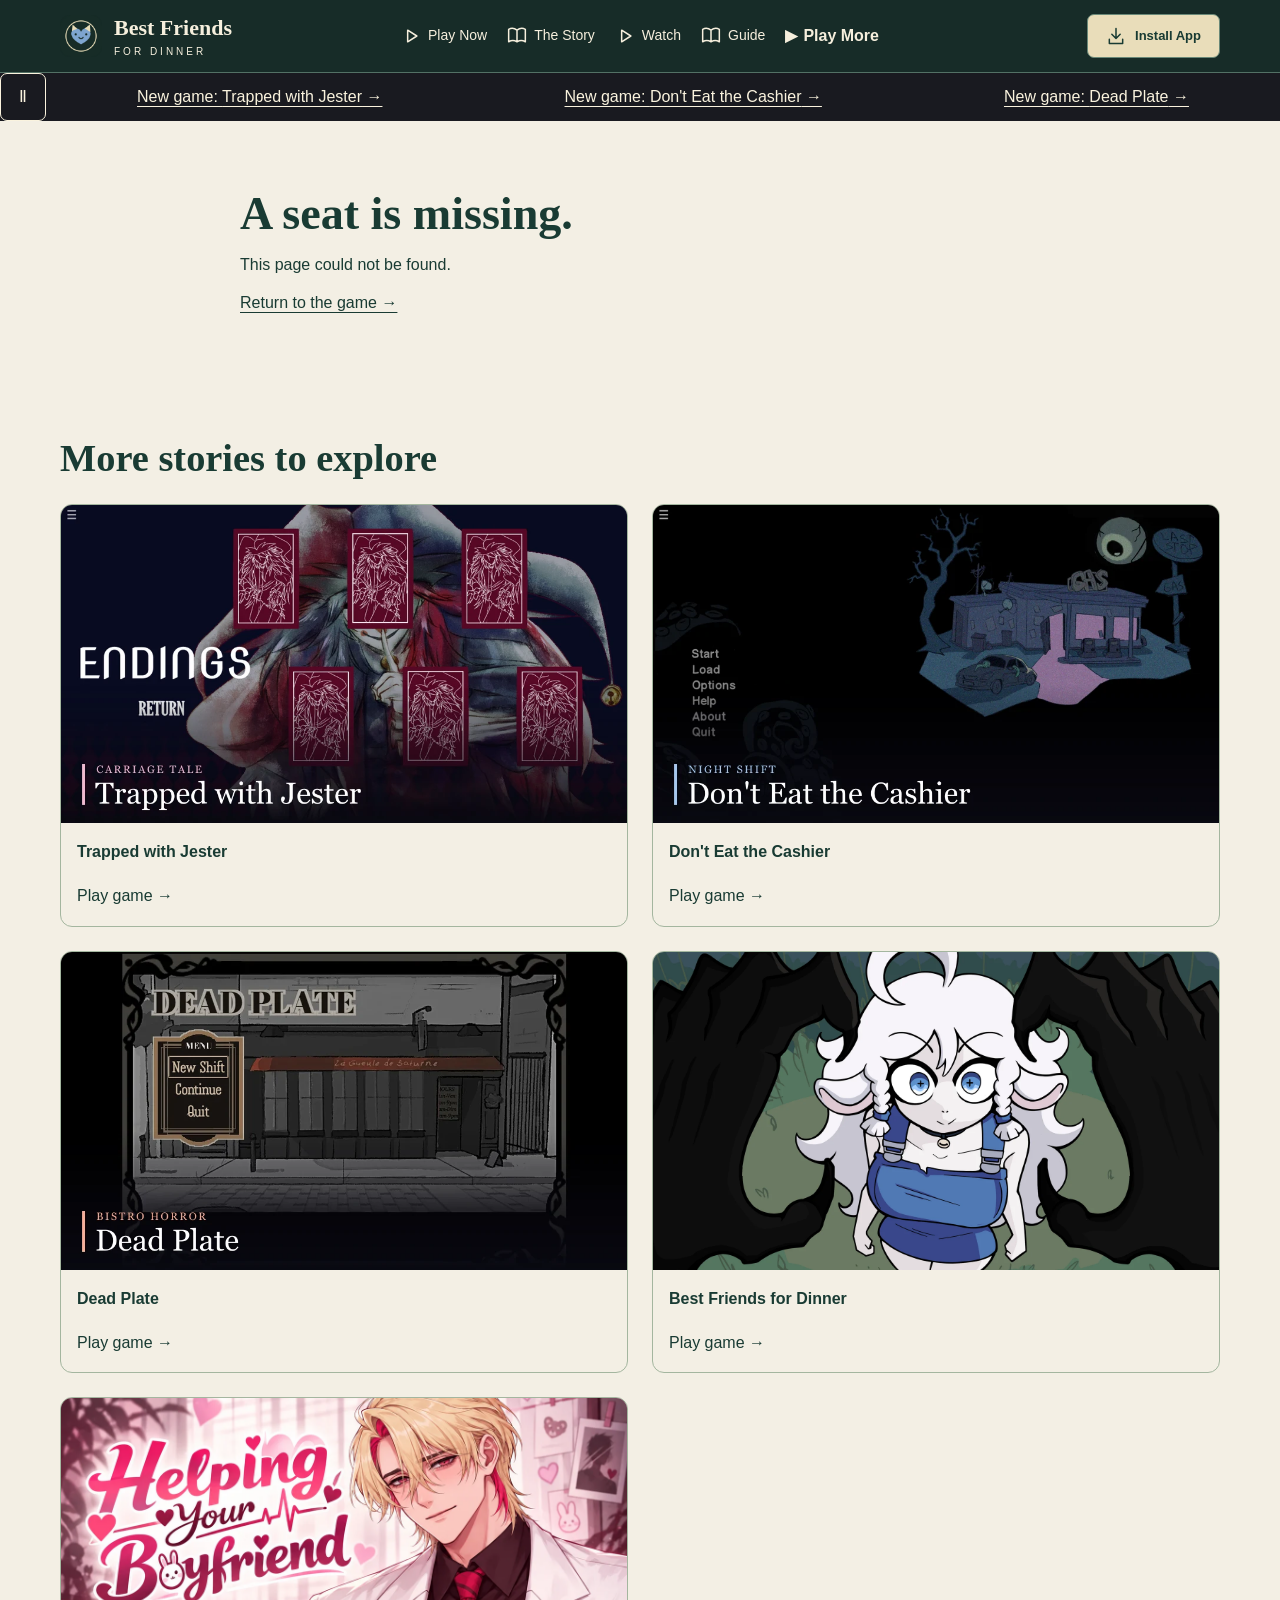
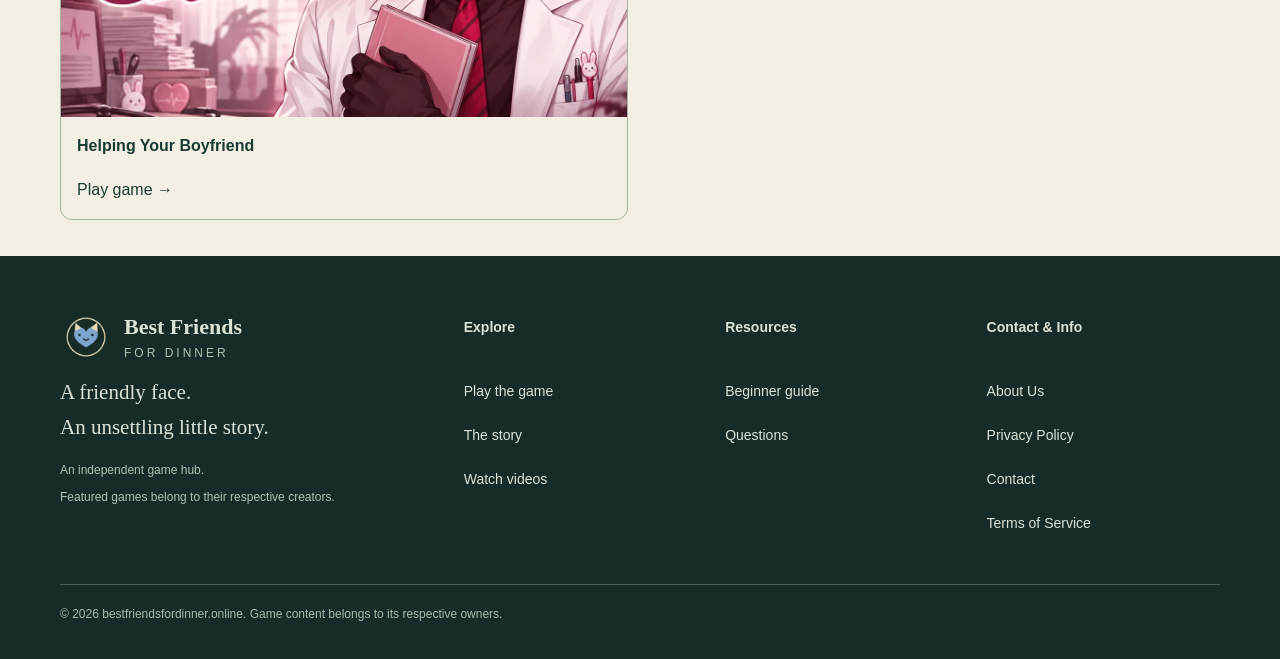
<file: 404/index.html>
<!DOCTYPE html><html lang="en"><head><meta charSet="utf-8"/><meta name="viewport" content="width=device-width, initial-scale=1"/><link rel="preload" as="image" href="/best-friends-for-dinner-logo.webp"/><link rel="preload" as="image" href="/trapped-with-jester-illustrated-cover.webp"/><link rel="preload" as="image" href="/dont-eat-the-cashier-illustrated-cover.webp"/><link rel="preload" as="image" href="/dead-plate-illustrated-cover.webp"/><link rel="preload" as="image" href="/best-friends-for-dinner-cover.webp"/><link rel="preload" as="image" href="/helping-your-boyfriend-cover.webp"/><link rel="stylesheet" href="/_next/static/css/b38886ed8d73b061.css" data-precedence="next"/><link rel="preload" as="script" fetchPriority="low" href="/_next/static/chunks/webpack-22f17a05d5ca1784.js"/><script src="/_next/static/chunks/fa220fce-a2ae67357b377627.js" async=""></script><script src="/_next/static/chunks/650-83bfecec2b462406.js" async=""></script><script src="/_next/static/chunks/main-app-3e320964a0427bde.js" async=""></script><script src="/_next/static/chunks/482-200982b02627eb59.js" async=""></script><script src="/_next/static/chunks/app/layout-a5156fbc3a638d1e.js" async=""></script><link rel="preload" href="https://data.1back.link/js/app.js" as="script"/><meta name="robots" content="noindex"/><title>Best Friends for Dinner! — A Sweetly Unsettling Story</title><meta name="description" content="Meet Donna and Oz in Best Friends for Dinner, a short dark-comedy visual novel by Demonward. Open the browser game, watch videos and find the original release."/><link rel="manifest" href="/manifest.webmanifest"/><meta name="keywords" content="Best Friends for Dinner,Demonward visual novel,Best Friends for Dinner browser game"/><link rel="canonical" href="https://bestfriendsfordinner.online/"/><meta property="og:title" content="Best Friends for Dinner! — A Sweetly Unsettling Story"/><meta property="og:description" content="Meet Donna and Oz in Best Friends for Dinner, a short dark-comedy visual novel by Demonward. Open the browser game, watch videos and find the original release."/><meta property="og:image" content="https://bestfriendsfordinner.online/best-friends-for-dinner-cover.webp"/><meta property="og:type" content="website"/><meta name="twitter:card" content="summary_large_image"/><meta name="twitter:title" content="Best Friends for Dinner! — A Sweetly Unsettling Story"/><meta name="twitter:description" content="Meet Donna and Oz in Best Friends for Dinner, a short dark-comedy visual novel by Demonward. Open the browser game, watch videos and find the original release."/><meta name="twitter:image" content="https://bestfriendsfordinner.online/best-friends-for-dinner-cover.webp"/><link rel="icon" href="/favicon.png"/><script src="/_next/static/chunks/polyfills-42372ed130431b0a.js" noModule=""></script></head><body><div hidden=""><!--$--><!--/$--></div><a class="skip" href="#main">Skip to content</a><header><div class="wrap nav"><a class="brand" href="/"><img src="/best-friends-for-dinner-logo.webp" width="42" height="42" alt="Sheep and wolf dinner-plate emblem"/><span>Best Friends<small>FOR DINNER</small></span></a><nav aria-label="Main navigation"><a class="play-link" href="/#play"><svg viewBox="0 0 24 24" width="20" height="20" fill="none" stroke="currentColor" stroke-width="1.8" stroke-linecap="round" stroke-linejoin="round" aria-hidden="true"><path d="M8 5l11 7-11 7Z"></path></svg>Play Now</a><a href="/#story"><svg viewBox="0 0 24 24" width="20" height="20" fill="none" stroke="currentColor" stroke-width="1.8" stroke-linecap="round" stroke-linejoin="round" aria-hidden="true"><path d="M12 5Q7 1 2 4v15q5-3 10 0 5-3 10 0V4q-5-3-10 1v14"></path></svg>The Story</a><a href="/#watch"><svg viewBox="0 0 24 24" width="20" height="20" fill="none" stroke="currentColor" stroke-width="1.8" stroke-linecap="round" stroke-linejoin="round" aria-hidden="true"><path d="M8 5l11 7-11 7Z"></path></svg>Watch</a><a href="/guides/"><svg viewBox="0 0 24 24" width="20" height="20" fill="none" stroke="currentColor" stroke-width="1.8" stroke-linecap="round" stroke-linejoin="round" aria-hidden="true"><path d="M12 5Q7 1 2 4v15q5-3 10 0 5-3 10 0V4q-5-3-10 1v14"></path></svg>Guide</a><details class="play-more"><summary><span aria-hidden="true">▶</span> Play More</summary><div><a href="/trapped-with-jester/"><img src="/trapped-with-jester-illustrated-cover.webp" alt="" width="32" height="32"/><span>Trapped with Jester</span></a><a href="/dont-eat-the-cashier/"><img src="/dont-eat-the-cashier-illustrated-cover.webp" alt="" width="32" height="32"/><span>Don&#x27;t Eat the Cashier</span></a><a href="/dead-plate/"><img src="/dead-plate-illustrated-cover.webp" alt="" width="32" height="32"/><span>Dead Plate</span></a><a href="/"><img src="/best-friends-for-dinner-cover.webp" alt="" width="32" height="32"/><span>Best Friends for Dinner</span></a><a href="/helping-your-boyfriend/"><img src="/helping-your-boyfriend-cover.webp" alt="" width="32" height="32"/><span>Helping Your Boyfriend</span></a></div></details></nav><button class="install"><svg viewBox="0 0 24 24" width="20" height="20" fill="none" stroke="currentColor" stroke-width="1.8" stroke-linecap="round" stroke-linejoin="round" aria-hidden="true"><path d="M12 3v12m-5-5 5 5 5-5M4 16v5h16v-5"></path></svg><span>Install App</span></button></div></header><dialog><button class="close icon" aria-label="Close installation help" title="Close"><svg viewBox="0 0 24 24" width="20" height="20" fill="none" stroke="currentColor" stroke-width="1.8" stroke-linecap="round" stroke-linejoin="round" aria-hidden="true"><path d="M6 6l12 12M18 6L6 18"></path></svg></button><h2>Keep a seat saved</h2><p>Install this website for easy return visits. The game and videos still need internet.</p><p>On iPhone or iPad: Share → Add to Home Screen. Elsewhere: use your browser’s install menu, or bookmark this page.</p><button><svg viewBox="0 0 24 24" width="20" height="20" fill="none" stroke="currentColor" stroke-width="1.8" stroke-linecap="round" stroke-linejoin="round" aria-hidden="true"><path d="M8 8h12v13H8zM16 8V3H3v13h5"></path></svg> Copy site link</button><input aria-label="Website address for manual copying" readOnly="" value="https://bestfriendsfordinner.online/"/><p role="status"></p></dialog><aside class="game-news_bar__6TYwA" aria-label="New game announcements"><button type="button" aria-pressed="false" aria-label="Pause announcements">Ⅱ</button><div class="game-news_window__Mjeaj"><div class="game-news_track__Mp1ke"><div class="game-news_group__JCM6_"><a href="/trapped-with-jester/" target="_blank" rel="noopener noreferrer" tabindex="0">New game: <!-- -->Trapped with Jester<!-- --> →</a><a href="/dont-eat-the-cashier/" target="_blank" rel="noopener noreferrer" tabindex="0">New game: <!-- -->Don&#x27;t Eat the Cashier<!-- --> →</a><a href="/dead-plate/" target="_blank" rel="noopener noreferrer" tabindex="0">New game: <!-- -->Dead Plate<!-- --> →</a></div><div class="game-news_group__JCM6_" aria-hidden="true"><a href="/trapped-with-jester/" target="_blank" rel="noopener noreferrer" tabindex="-1">New game: <!-- -->Trapped with Jester<!-- --> →</a><a href="/dont-eat-the-cashier/" target="_blank" rel="noopener noreferrer" tabindex="-1">New game: <!-- -->Don&#x27;t Eat the Cashier<!-- --> →</a><a href="/dead-plate/" target="_blank" rel="noopener noreferrer" tabindex="-1">New game: <!-- -->Dead Plate<!-- --> →</a></div></div></div></aside><main id="main" class="wrap document"><h1>A seat is missing.</h1><p>This page could not be found.</p><a href="/">Return to the game →</a></main><!--$--><!--/$--><section class="wrap more-games"><h2>More stories to explore</h2><div><a href="/trapped-with-jester/"><img src="/trapped-with-jester-illustrated-cover.webp" alt="Trapped with Jester cover" width="640" height="360" loading="lazy"/><strong>Trapped with Jester</strong><span>Play game →</span></a><a href="/dont-eat-the-cashier/"><img src="/dont-eat-the-cashier-illustrated-cover.webp" alt="Don&#x27;t Eat the Cashier cover" width="640" height="360" loading="lazy"/><strong>Don&#x27;t Eat the Cashier</strong><span>Play game →</span></a><a href="/dead-plate/"><img src="/dead-plate-illustrated-cover.webp" alt="Dead Plate cover" width="640" height="360" loading="lazy"/><strong>Dead Plate</strong><span>Play game →</span></a><a href="/"><img src="/best-friends-for-dinner-cover.webp" alt="Best Friends for Dinner cover" width="640" height="360" loading="lazy"/><strong>Best Friends for Dinner</strong><span>Play game →</span></a><a href="/helping-your-boyfriend/"><img src="/helping-your-boyfriend-cover.webp" alt="Helping Your Boyfriend cover" width="640" height="360" loading="lazy"/><strong>Helping Your Boyfriend</strong><span>Play game →</span></a></div></section><footer><div class="wrap footer-main"><div><a class="brand" href="/"><img src="/best-friends-for-dinner-logo.webp" width="52" height="52" alt=""/><span>Best Friends<small>FOR DINNER</small></span></a><p>A friendly face.<br/>An unsettling little story.</p><small>An independent game hub.<br/>Featured games belong to their respective creators.</small></div><div class="footer-links"><nav aria-label="Explore"><h2>Explore</h2><a href="/#play">Play the game</a><a href="/#story">The story</a><a href="/#watch">Watch videos</a></nav><nav aria-label="Resources"><h2>Resources</h2><a href="/guides/">Beginner guide</a><a href="/#faq">Questions</a></nav><nav aria-label="Contact and information"><h2>Contact &amp; Info</h2><a href="/about/">About Us</a><a href="/privacy/">Privacy Policy</a><a href="/contact/">Contact</a><a href="/terms/">Terms of Service</a></nav></div></div><p class="wrap copyright">© 2026 bestfriendsfordinner.online. Game content belongs to its respective owners.</p></footer><script src="/_next/static/chunks/webpack-22f17a05d5ca1784.js" id="_R_" async=""></script><script>(self.__next_f=self.__next_f||[]).push([0])</script><script>self.__next_f.push([1,"1:\"$Sreact.fragment\"\n2:\"static/chunks/482-200982b02627eb59.js\"\n3:\"static/chunks/app/layout-a5156fbc3a638d1e.js\"\n4:I[351,[\"482\",\"$2\",\"177\",\"$3\"],\"default\"]\n5:I[781,[],\"\"]\n6:I[6617,[],\"\"]\n7:I[5869,[\"482\",\"$2\",\"177\",\"$3\"],\"\"]\nb:I[4016,[],\"OutletBoundary\"]\nc:\"$Sreact.suspense\"\ne:\"ViewportBoundary\"\nf:I[4016,[],\"$e\"]\n11:\"MetadataBoundary\"\n12:I[4016,[],\"$11\"]\n14:I[719,[],\"default\",1]\n:HL[\"/_next/static/css/b38886ed8d73b061.css\",\"style\"]\n9:X\na:[[\"children\",{\"s\":\"__PAGE__\",\"h\":512,\"d\":{\"r\":[\"$\",\"$1\",\"c\",{\"children\":[[\"$\",\"main\",null,{\"id\":\"main\",\"className\":\"wrap document\",\"children\":[[\"$\",\"h1\",null,{\"children\":\"A seat is missing.\"}],[\"$\",\"p\",null,{\"children\":\"This page could not be found.\"}],[\"$\",\"a\",null,{\"href\":\"/\",\"children\":\"Return to the game →\"}]]}],null,[\"$\",\"$Lb\",null,{\"children\":[\"$\",\"$c\",null,{\"name\":\"Next.MetadataOutlet\",\"children\":\"$@d\"}]}]]}],\"p\":false,\"v\":null}}]]\n8:[[\"children\",{\"s\":\"_not-found\",\"h\":512,\"d\":{\"r\":[\"$\",\"$1\",\"c\",{\"children\":[null,[\"$\",\"$L5\",null,{\"parallelRouterKey\":\"children\",\"error\":\"$undefined\",\"errorStyles\":\"$undefined\",\"errorScripts\":\"$undefined\",\"template\":[\"$\",\"$L6\",null,{}],\"templateStyles\":\"$undefined\",\"templateScripts\":\"$undefined\",\"notFound\":\"$undefined\",\"forbidden\":\"$undefined\",\"unauthorized\":\"$undefined\"}]]}],\"p\":false,\"v\":\"$9\"},\"c\":\"$Qa\"}]]\n0:{\"P\":null,\"c\":[\"\",\"_not-found\",\"\"],\"q\":\"\",\"i\":false,\"t\":{\"t\":{\"s\":\"\",\"h\":528,\"d\":{\"r\":[\"$\",\"$1\",\"c\",{\"children\":[[[\"$\",\"link\",\"0\",{\"rel\":\"stylesheet\",\"href\":\"/_next/static/css/b38886ed8d73b061.css\",\"precedence\":\"next\",\"crossOrigin\":\"$undefined\",\"nonce\":\"$undefined\"}]],[\"$\",\"html\",null,{\"lang\":\"en\",\"children\":[\"$\",\"body\",null,{\"children\":[[\"$\",\"a\",null,{\"className\":\"skip\",\"href\":\"#main\",\"children\":\"Skip to content\"}],[\"$\",\"$L4\",null,{\"children\":[\"$\",\"$L5\",null,{\"parallelRouterKey\":\"children\",\"error\":\"$undefined\",\"errorStyles\":\"$undefined\",\"errorScripts\":\"$undefined\",\"template\":[\"$\",\"$L6\",null,{}],\"templateStyles\":\"$undefined\",\"templateScripts\":\"$undefined\",\"notFound\":[[\"$\",\"main\",null,{\"id\":\"main\",\"className\":\"wrap document\",\"children\":[[\"$\",\"h1\",null,{\"children\":\"A seat is missing.\"}],[\"$\",\"p\",null,{\"children\":\"This page could not be found.\"}],[\"$\",\"a\",null,{\"href\":\"/\",\"children\":\"Return to the game →\"}]]}],[]],\"forbidden\":\"$undefined\",\"unauthorized\":\"$undefined\"}]}],[\"$\",\"$L7\",null,{\"src\":\"https://data.1back.link/js/app.js\",\"data-domain\":\"bestfriendsfordinner.online\",\"data-api\":\"https://data.1back.link/api/send\",\"strategy\":\"afterInteractive\"}]]}]}]]}],\"p\":false,\"v\":null},\"c\":\"$Q8\"},\"h\":{\"r\":[\"$\",\"$1\",\"h\",{\"children\":[[\"$\",\"meta\",null,{\"name\":\"robots\",\"content\":\"noindex\"}],[\"$\",\"$Lf\",null,{\"children\":\"$L10\"}],[\"$\",\"$L12\",null,{\"children\":[[\"$\",\"div\",null,{\"hidden\":true,\"children\":[\"$\",\"$c\",null,{\"name\":\"Next.Metadata\",\"children\":\"$L13\"}]}],null]}],null]}],\"p\":false,\"v\":null}},\"m\":\"$undefined\",\"G\":[\"$14\",[]],\"S\":true,\"r\":\"$undefined\",\"s\":\"$undefined\",\"a\":\"$undefined\",\"l\":\"$undefined\",\"p\":\"$undefined\",\"d\":\"$undefined\",\"b\":\"zdKtFDJPn85tqJwG26Mq4\"}\n9:C\n10:[[\"$\",\"meta\",\"0\",{\"charSet\":\"utf-8\"}],[\"$\",\"meta\",\"1\",{\"name\":\"viewport\",\"content\":\"width=device-width, initial-scale=1\"}]]\n15:I[5865,[],\"IconMark\"]\nd:null\n13:[[\"$\",\"title\",\"0\",{\"children\":\"Best Friends for Dinner! — A Sweetly Unsettling Story\"}],[\"$\",\"meta\",\"1\",{\"name\":\"description\",\"content\":\"Meet Donna and Oz in Best Friends for Dinner, a short dark-comedy visual novel by Demonward. Open the browser game, watch videos and find the original release.\"}],[\"$\",\"link\",\"2\",{\"rel\":\"manifest\",\"href\":\"/manifest.webmanifest\",\"crossOrigin\":\"$undefined\"}],[\"$\",\"meta\",\"3\",{\"name\":\"keywords\",\"content\":\"Best Friends for Dinner,Demonward visual novel,Best Friends for Dinner browser game\"}],[\"$\",\"link\",\"4\",{\"rel\":\"canonical\",\"href\":\"https://bestfriendsfordinner.online/\"}],[\"$\",\"meta\",\"5\",{\"property\":\"og:title\",\"content\":\"Best Friends for Dinner! — A Sweetly Unsettling Story\"}],[\"$\",\"meta\",\"6\",{\"property\":\"og:description\",\"content\":\"Meet Donna and Oz in Best Friends for Dinner, a short dark-comedy visual novel by Demonward. Open the browser game, watch videos and find the original release.\"}],[\"$\",\"meta\",\"7\",{\"property\":\"og:image\",\"content\":\"https://bestfriendsfordinner.online/best-friends-for-dinner-cover.webp\"}],[\"$\",\"meta\",\"8\",{\"property\":\"og:type\",\"content\":\"website\"}],[\"$\",\"meta\",\"9\",{\"name\":\"twitter:card\",\"content\":\"summary_large_image\"}],[\"$\",\"meta\",\"10\",{\"name\":\"twitter:title\",\"content\":\"Best Friends for Dinner! — A Sweetly Unsettling Story\"}],[\"$\",\"meta\",\"11\",{\"name\":\"twitter:description\",\"content\":\"Meet Donna and Oz in Best Friends for Dinner, a short dark-comedy visual novel by Demonward. Open the browser game, watch videos and find the original release.\"}],[\"$\",\"meta\",\"12\",{\"name\":\"twitter:image\",\"content\":\"https://bestfriendsfordinner.online/best-friends-for-dinner-cover.webp\"}],[\"$\",\"link\",\"13\",{\"rel\":\"icon\",\"href\":\"/favicon.png\"}],[\"$\",\"$L15\",\"14\",{}]]\n"])</script></body></html>
</file>
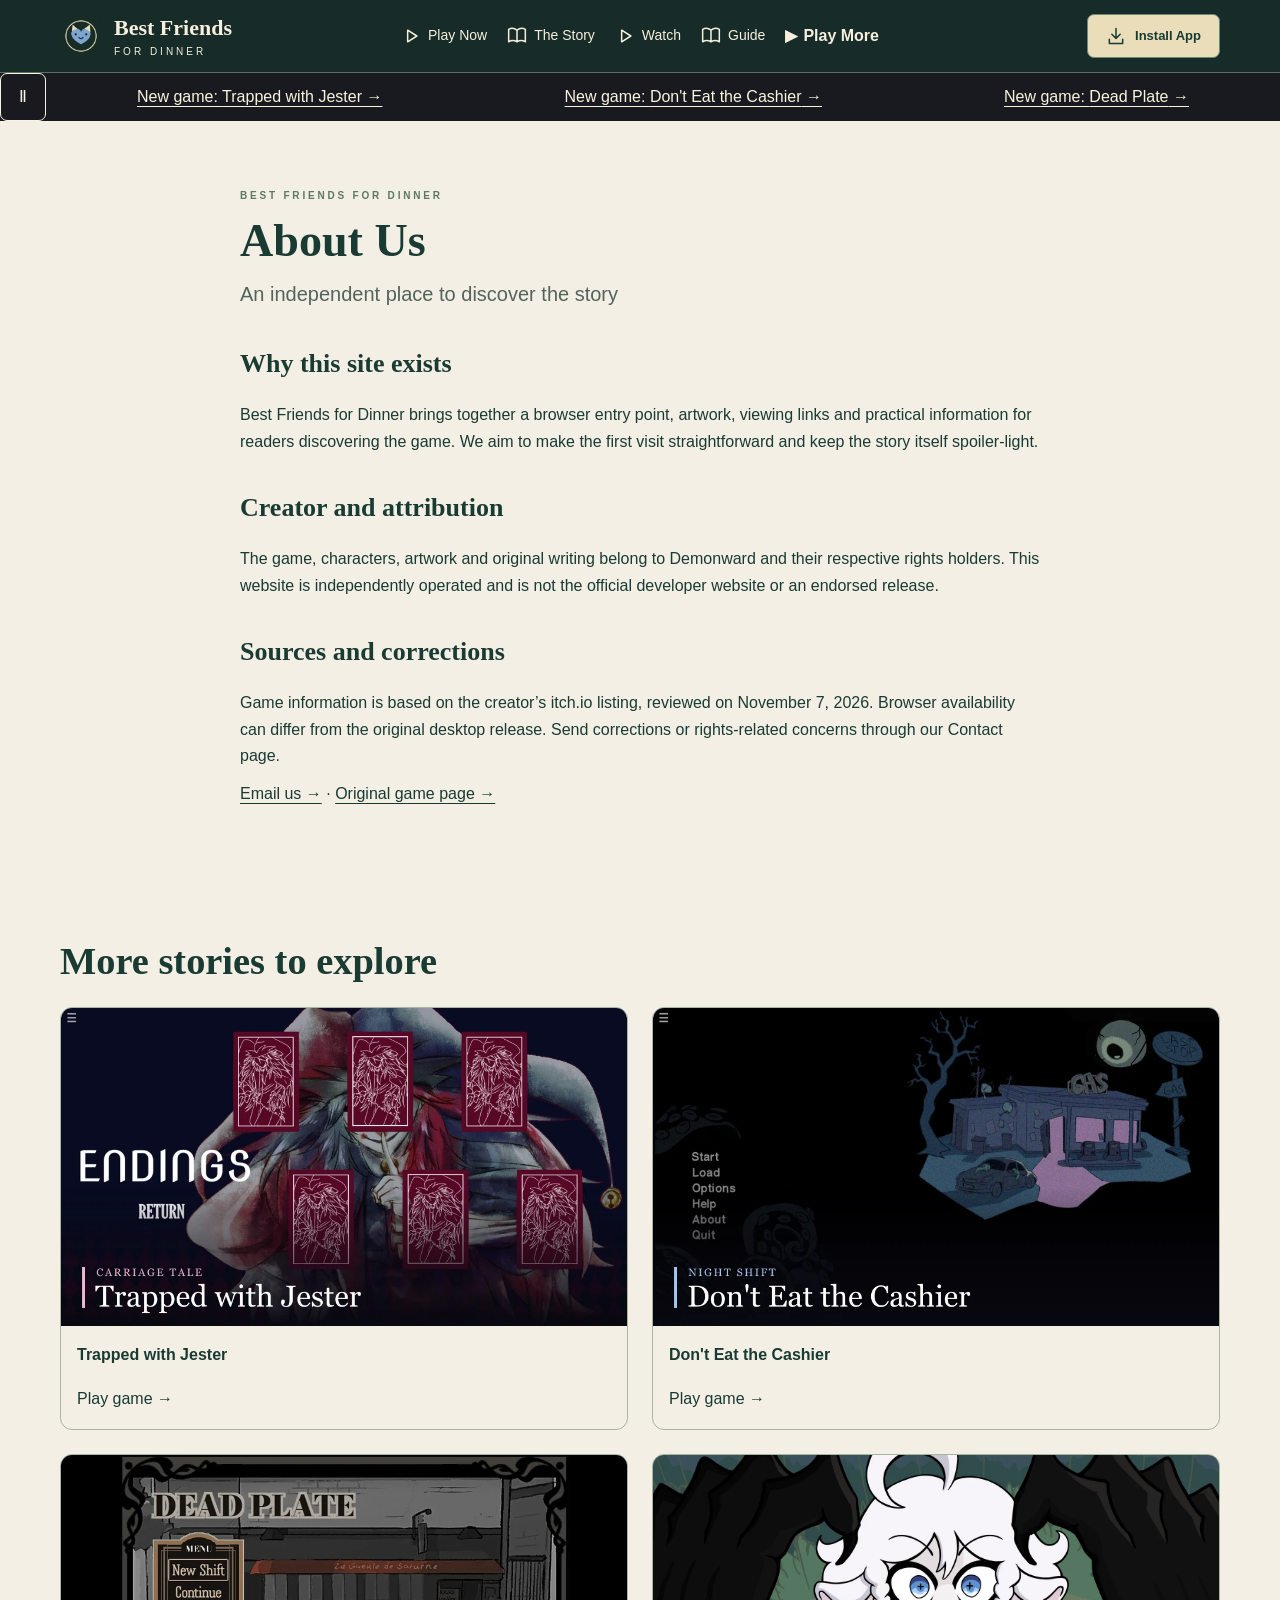
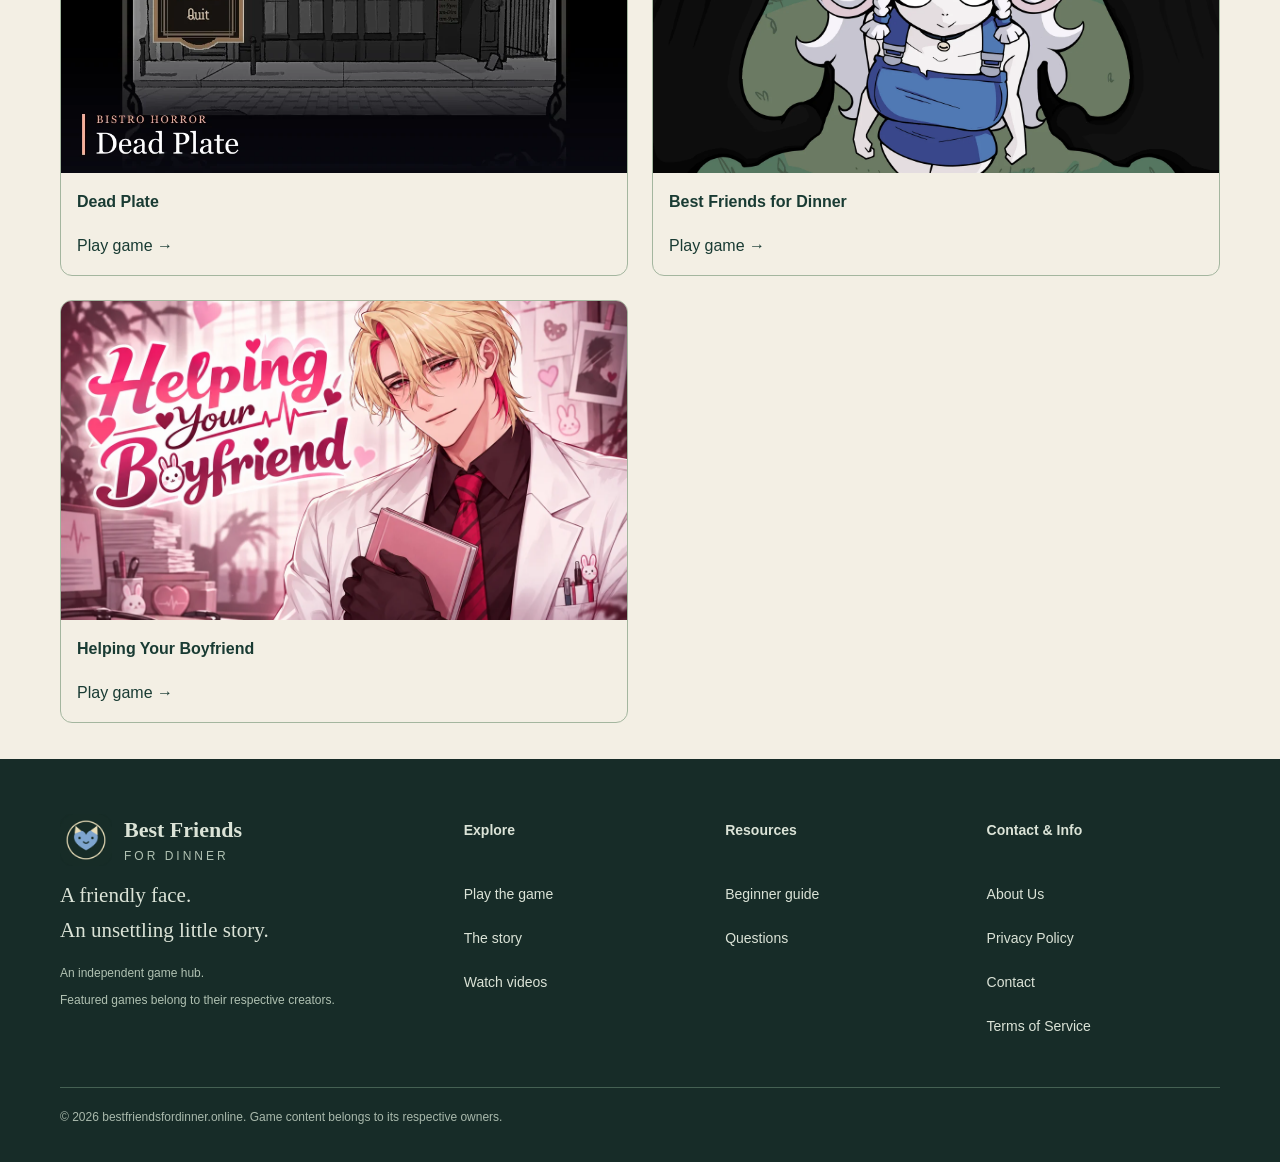
<file: about/index.html>
<!DOCTYPE html><html lang="en"><head><meta charSet="utf-8"/><meta name="viewport" content="width=device-width, initial-scale=1"/><link rel="preload" as="image" href="/best-friends-for-dinner-logo.webp"/><link rel="preload" as="image" href="/trapped-with-jester-illustrated-cover.webp"/><link rel="preload" as="image" href="/dont-eat-the-cashier-illustrated-cover.webp"/><link rel="preload" as="image" href="/dead-plate-illustrated-cover.webp"/><link rel="preload" as="image" href="/best-friends-for-dinner-cover.webp"/><link rel="preload" as="image" href="/helping-your-boyfriend-cover.webp"/><link rel="stylesheet" href="/_next/static/css/b38886ed8d73b061.css" data-precedence="next"/><link rel="preload" as="script" fetchPriority="low" href="/_next/static/chunks/webpack-22f17a05d5ca1784.js"/><script src="/_next/static/chunks/fa220fce-a2ae67357b377627.js" async=""></script><script src="/_next/static/chunks/650-83bfecec2b462406.js" async=""></script><script src="/_next/static/chunks/main-app-3e320964a0427bde.js" async=""></script><script src="/_next/static/chunks/482-200982b02627eb59.js" async=""></script><script src="/_next/static/chunks/app/layout-a5156fbc3a638d1e.js" async=""></script><link rel="preload" href="https://data.1back.link/js/app.js" as="script"/><title>About Us | Best Friends for Dinner</title><meta name="description" content="Learn about this independent Best Friends for Dinner website, its creator attribution, information sources and approach to corrections."/><link rel="manifest" href="/manifest.webmanifest"/><meta name="keywords" content="Best Friends for Dinner website,Demonward credits"/><link rel="canonical" href="https://bestfriendsfordinner.online/about/"/><meta property="og:title" content="About Us | Best Friends for Dinner"/><meta property="og:description" content="Learn about this independent Best Friends for Dinner website, its creator attribution, information sources and approach to corrections."/><meta property="og:image" content="https://bestfriendsfordinner.online/best-friends-for-dinner-cover.webp"/><meta property="og:type" content="website"/><meta name="twitter:card" content="summary_large_image"/><meta name="twitter:title" content="About Us | Best Friends for Dinner"/><meta name="twitter:description" content="Learn about this independent Best Friends for Dinner website, its creator attribution, information sources and approach to corrections."/><meta name="twitter:image" content="https://bestfriendsfordinner.online/best-friends-for-dinner-cover.webp"/><link rel="icon" href="/favicon.png"/><script src="/_next/static/chunks/polyfills-42372ed130431b0a.js" noModule=""></script></head><body><div hidden=""><!--$--><!--/$--></div><a class="skip" href="#main">Skip to content</a><header><div class="wrap nav"><a class="brand" href="/"><img src="/best-friends-for-dinner-logo.webp" width="42" height="42" alt="Sheep and wolf dinner-plate emblem"/><span>Best Friends<small>FOR DINNER</small></span></a><nav aria-label="Main navigation"><a class="play-link" href="/#play"><svg viewBox="0 0 24 24" width="20" height="20" fill="none" stroke="currentColor" stroke-width="1.8" stroke-linecap="round" stroke-linejoin="round" aria-hidden="true"><path d="M8 5l11 7-11 7Z"></path></svg>Play Now</a><a href="/#story"><svg viewBox="0 0 24 24" width="20" height="20" fill="none" stroke="currentColor" stroke-width="1.8" stroke-linecap="round" stroke-linejoin="round" aria-hidden="true"><path d="M12 5Q7 1 2 4v15q5-3 10 0 5-3 10 0V4q-5-3-10 1v14"></path></svg>The Story</a><a href="/#watch"><svg viewBox="0 0 24 24" width="20" height="20" fill="none" stroke="currentColor" stroke-width="1.8" stroke-linecap="round" stroke-linejoin="round" aria-hidden="true"><path d="M8 5l11 7-11 7Z"></path></svg>Watch</a><a href="/guides/"><svg viewBox="0 0 24 24" width="20" height="20" fill="none" stroke="currentColor" stroke-width="1.8" stroke-linecap="round" stroke-linejoin="round" aria-hidden="true"><path d="M12 5Q7 1 2 4v15q5-3 10 0 5-3 10 0V4q-5-3-10 1v14"></path></svg>Guide</a><details class="play-more"><summary><span aria-hidden="true">▶</span> Play More</summary><div><a href="/trapped-with-jester/"><img src="/trapped-with-jester-illustrated-cover.webp" alt="" width="32" height="32"/><span>Trapped with Jester</span></a><a href="/dont-eat-the-cashier/"><img src="/dont-eat-the-cashier-illustrated-cover.webp" alt="" width="32" height="32"/><span>Don&#x27;t Eat the Cashier</span></a><a href="/dead-plate/"><img src="/dead-plate-illustrated-cover.webp" alt="" width="32" height="32"/><span>Dead Plate</span></a><a href="/"><img src="/best-friends-for-dinner-cover.webp" alt="" width="32" height="32"/><span>Best Friends for Dinner</span></a><a href="/helping-your-boyfriend/"><img src="/helping-your-boyfriend-cover.webp" alt="" width="32" height="32"/><span>Helping Your Boyfriend</span></a></div></details></nav><button class="install"><svg viewBox="0 0 24 24" width="20" height="20" fill="none" stroke="currentColor" stroke-width="1.8" stroke-linecap="round" stroke-linejoin="round" aria-hidden="true"><path d="M12 3v12m-5-5 5 5 5-5M4 16v5h16v-5"></path></svg><span>Install App</span></button></div></header><dialog><button class="close icon" aria-label="Close installation help" title="Close"><svg viewBox="0 0 24 24" width="20" height="20" fill="none" stroke="currentColor" stroke-width="1.8" stroke-linecap="round" stroke-linejoin="round" aria-hidden="true"><path d="M6 6l12 12M18 6L6 18"></path></svg></button><h2>Keep a seat saved</h2><p>Install this website for easy return visits. The game and videos still need internet.</p><p>On iPhone or iPad: Share → Add to Home Screen. Elsewhere: use your browser’s install menu, or bookmark this page.</p><button><svg viewBox="0 0 24 24" width="20" height="20" fill="none" stroke="currentColor" stroke-width="1.8" stroke-linecap="round" stroke-linejoin="round" aria-hidden="true"><path d="M8 8h12v13H8zM16 8V3H3v13h5"></path></svg> Copy site link</button><input aria-label="Website address for manual copying" readOnly="" value="https://bestfriendsfordinner.online/"/><p role="status"></p></dialog><aside class="game-news_bar__6TYwA" aria-label="New game announcements"><button type="button" aria-pressed="false" aria-label="Pause announcements">Ⅱ</button><div class="game-news_window__Mjeaj"><div class="game-news_track__Mp1ke"><div class="game-news_group__JCM6_"><a href="/trapped-with-jester/" target="_blank" rel="noopener noreferrer" tabindex="0">New game: <!-- -->Trapped with Jester<!-- --> →</a><a href="/dont-eat-the-cashier/" target="_blank" rel="noopener noreferrer" tabindex="0">New game: <!-- -->Don&#x27;t Eat the Cashier<!-- --> →</a><a href="/dead-plate/" target="_blank" rel="noopener noreferrer" tabindex="0">New game: <!-- -->Dead Plate<!-- --> →</a></div><div class="game-news_group__JCM6_" aria-hidden="true"><a href="/trapped-with-jester/" target="_blank" rel="noopener noreferrer" tabindex="-1">New game: <!-- -->Trapped with Jester<!-- --> →</a><a href="/dont-eat-the-cashier/" target="_blank" rel="noopener noreferrer" tabindex="-1">New game: <!-- -->Don&#x27;t Eat the Cashier<!-- --> →</a><a href="/dead-plate/" target="_blank" rel="noopener noreferrer" tabindex="-1">New game: <!-- -->Dead Plate<!-- --> →</a></div></div></div></aside><main id="main" class="wrap document"><span class="eyebrow">BEST FRIENDS FOR DINNER</span><h1>About Us</h1><p class="lead">An independent place to discover the story</p><section><h2>Why this site exists</h2><p>Best Friends for Dinner brings together a browser entry point, artwork, viewing links and practical information for readers discovering the game. We aim to make the first visit straightforward and keep the story itself spoiler-light.</p></section><section><h2>Creator and attribution</h2><p>The game, characters, artwork and original writing belong to Demonward and their respective rights holders. This website is independently operated and is not the official developer website or an endorsed release.</p></section><section><h2>Sources and corrections</h2><p>Game information is based on the creator’s itch.io listing, reviewed on November 7, 2026. Browser availability can differ from the original desktop release. Send corrections or rights-related concerns through our Contact page.</p></section><p><a href="mailto:mooyuking@gmail.com?subject=bestfriendsfordinner.online%20feedback">Email us →</a> · <a href="https://demonward.itch.io/best-friends-for-dinner">Original game page →</a></p></main><!--$--><!--/$--><section class="wrap more-games"><h2>More stories to explore</h2><div><a href="/trapped-with-jester/"><img src="/trapped-with-jester-illustrated-cover.webp" alt="Trapped with Jester cover" width="640" height="360" loading="lazy"/><strong>Trapped with Jester</strong><span>Play game →</span></a><a href="/dont-eat-the-cashier/"><img src="/dont-eat-the-cashier-illustrated-cover.webp" alt="Don&#x27;t Eat the Cashier cover" width="640" height="360" loading="lazy"/><strong>Don&#x27;t Eat the Cashier</strong><span>Play game →</span></a><a href="/dead-plate/"><img src="/dead-plate-illustrated-cover.webp" alt="Dead Plate cover" width="640" height="360" loading="lazy"/><strong>Dead Plate</strong><span>Play game →</span></a><a href="/"><img src="/best-friends-for-dinner-cover.webp" alt="Best Friends for Dinner cover" width="640" height="360" loading="lazy"/><strong>Best Friends for Dinner</strong><span>Play game →</span></a><a href="/helping-your-boyfriend/"><img src="/helping-your-boyfriend-cover.webp" alt="Helping Your Boyfriend cover" width="640" height="360" loading="lazy"/><strong>Helping Your Boyfriend</strong><span>Play game →</span></a></div></section><footer><div class="wrap footer-main"><div><a class="brand" href="/"><img src="/best-friends-for-dinner-logo.webp" width="52" height="52" alt=""/><span>Best Friends<small>FOR DINNER</small></span></a><p>A friendly face.<br/>An unsettling little story.</p><small>An independent game hub.<br/>Featured games belong to their respective creators.</small></div><div class="footer-links"><nav aria-label="Explore"><h2>Explore</h2><a href="/#play">Play the game</a><a href="/#story">The story</a><a href="/#watch">Watch videos</a></nav><nav aria-label="Resources"><h2>Resources</h2><a href="/guides/">Beginner guide</a><a href="/#faq">Questions</a></nav><nav aria-label="Contact and information"><h2>Contact &amp; Info</h2><a href="/about/">About Us</a><a href="/privacy/">Privacy Policy</a><a href="/contact/">Contact</a><a href="/terms/">Terms of Service</a></nav></div></div><p class="wrap copyright">© 2026 bestfriendsfordinner.online. Game content belongs to its respective owners.</p></footer><script src="/_next/static/chunks/webpack-22f17a05d5ca1784.js" id="_R_" async=""></script><script>(self.__next_f=self.__next_f||[]).push([0])</script><script>self.__next_f.push([1,"1:\"$Sreact.fragment\"\n2:\"static/chunks/482-200982b02627eb59.js\"\n3:\"static/chunks/app/layout-a5156fbc3a638d1e.js\"\n4:I[351,[\"482\",\"$2\",\"177\",\"$3\"],\"default\"]\n5:I[781,[],\"\"]\n6:I[6617,[],\"\"]\n7:I[5869,[\"482\",\"$2\",\"177\",\"$3\"],\"\"]\nb:I[4016,[],\"OutletBoundary\"]\nc:\"$Sreact.suspense\"\ne:\"ViewportBoundary\"\nf:I[4016,[],\"$e\"]\n11:\"MetadataBoundary\"\n12:I[4016,[],\"$11\"]\n14:I[719,[],\"default\",1]\n:HL[\"/_next/static/css/b38886ed8d73b061.css\",\"style\"]\n9:X\na:[[\"children\",{\"s\":\"__PAGE__\",\"h\":512,\"d\":{\"r\":[\"$\",\"$1\",\"c\",{\"children\":[[\"$\",\"main\",null,{\"id\":\"main\",\"className\":\"wrap document\",\"children\":[[\"$\",\"span\",null,{\"className\":\"eyebrow\",\"children\":\"BEST FRIENDS FOR DINNER\"}],[\"$\",\"h1\",null,{\"children\":\"About Us\"}],[\"$\",\"p\",null,{\"className\":\"lead\",\"children\":\"An independent place to discover the story\"}],[\"$\",\"section\",null,{\"children\":[[\"$\",\"h2\",null,{\"children\":\"Why this site exists\"}],[\"$\",\"p\",null,{\"children\":\"Best Friends for Dinner brings together a browser entry point, artwork, viewing links and practical information for readers discovering the game. We aim to make the first visit straightforward and keep the story itself spoiler-light.\"}]]}],[\"$\",\"section\",null,{\"children\":[[\"$\",\"h2\",null,{\"children\":\"Creator and attribution\"}],[\"$\",\"p\",null,{\"children\":\"The game, characters, artwork and original writing belong to Demonward and their respective rights holders. This website is independently operated and is not the official developer website or an endorsed release.\"}]]}],[\"$\",\"section\",null,{\"children\":[[\"$\",\"h2\",null,{\"children\":\"Sources and corrections\"}],[\"$\",\"p\",null,{\"children\":\"Game information is based on the creator’s itch.io listing, reviewed on November 7, 2026. Browser availability can differ from the original desktop release. Send corrections or rights-related concerns through our Contact page.\"}]]}],[\"$\",\"p\",null,{\"children\":[[\"$\",\"a\",null,{\"href\":\"mailto:mooyuking@gmail.com?subject=bestfriendsfordinner.online%20feedback\",\"children\":\"Email us →\"}],\" · \",[\"$\",\"a\",null,{\"href\":\"https://demonward.itch.io/best-friends-for-dinner\",\"children\":\"Original game page →\"}]]}]]}],null,[\"$\",\"$Lb\",null,{\"children\":[\"$\",\"$c\",null,{\"name\":\"Next.MetadataOutlet\",\"children\":\"$@d\"}]}]]}],\"p\":false,\"v\":null}}]]\n8:[[\"children\",{\"s\":\"about\",\"h\":512,\"d\":{\"r\":[\"$\",\"$1\",\"c\",{\"children\":[null,[\"$\",\"$L5\",null,{\"parallelRouterKey\":\"children\",\"error\":\"$undefined\",\"errorStyles\":\"$undefined\",\"errorScripts\":\"$undefined\",\"template\":[\"$\",\"$L6\",null,{}],\"templateStyles\":\"$undefined\",\"templateScripts\":\"$undefined\",\"notFound\":\"$undefined\",\"forbidden\":\"$undefined\",\"unauthorized\":\"$undefined\"}]]}],\"p\":false,\"v\":\"$9\"},\"c\":\"$Qa\"}]]\n0:{\"P\":null,\"c\":[\"\",\"about\",\"\"],\"q\":\"\",\"i\":false,\"t\":{\"t\":{\"s\":\"\",\"h\":528,\"d\":{\"r\":[\"$\",\"$1\",\"c\",{\"children\":[[[\"$\",\"link\",\"0\",{\"rel\":\"stylesheet\",\"href\":\"/_next/static/css/b38886ed8d73b061.css\",\"precedence\":\"next\",\"crossOrigin\":\"$undefined\",\"nonce\":\"$undefined\"}]],[\"$\",\"html\",null,{\"lang\":\"en\",\"children\":[\"$\",\"body\",null,{\"children\":[[\"$\",\"a\",null,{\"className\":\"skip\",\"href\":\"#main\",\"children\":\"Skip to content\"}],[\"$\",\"$L4\",null,{\"children\":[\"$\",\"$L5\",null,{\"parallelRouterKey\":\"children\",\"error\":\"$undefined\",\"errorStyles\":\"$undefined\",\"errorScripts\":\"$undefined\",\"template\":[\"$\",\"$L6\",null,{}],\"templateStyles\":\"$undefined\",\"templateScripts\":\"$undefined\",\"notFound\":[[\"$\",\"main\",null,{\"id\":\"main\",\"className\":\"wrap document\",\"children\":[[\"$\",\"h1\",null,{\"children\":\"A seat is missing.\"}],[\"$\",\"p\",null,{\"children\":\"This page could not be found.\"}],[\"$\",\"a\",null,{\"href\":\"/\",\"children\":\"Return to the game →\"}]]}],[]],\"forbidden\":\"$undefined\",\"unauthorized\":\"$undefined\"}]}],[\"$\",\"$L7\",null,{\"src\":\"https://data.1back.link/js/app.js\",\"data-domain\":\"bestfriendsfordinner.online\",\"data-api\":\"https://data.1back.link/api/send\",\"strategy\":\"afterInteractive\"}]]}]}]]}],\"p\":false,\"v\":null},\"c\":\"$Q8\"},\"h\":{\"r\":[\"$\",\"$1\",\"h\",{\"children\":[null,[\"$\",\"$Lf\",null,{\"children\":\"$L10\"}],[\"$\",\"$L12\",null,{\"children\":[[\"$\",\"div\",null,{\"hidden\":true,\"children\":[\"$\",\"$c\",null,{\"name\":\"Next.Metadata\",\"children\":\"$L13\"}]}],null]}],null]}],\"p\":false,\"v\":null}},\"m\":\"$undefined\",\"G\":[\"$14\",[]],\"S\":true,\"r\":\"$undefined\",\"s\":\"$undefined\",\"a\":\"$undefined\",\"l\":\"$undefined\",\"p\":\"$undefined\",\"d\":\"$undefined\",\"b\":\"zdKtFDJPn85tqJwG26Mq4\"}\n9:C\n10:[[\"$\",\"meta\",\"0\",{\"charSet\":\"utf-8\"}],[\"$\",\"meta\",\"1\",{\"name\":\"viewport\",\"content\":\"width=device-width, initial-scale=1\"}]]\n15:I[5865,[],\"IconMark\"]\nd:null\n13:[[\"$\",\"title\",\"0\",{\"children\":\"About Us | Best Friends for Dinner\"}],[\"$\",\"meta\",\"1\",{\"name\":\"description\",\"content\":\"Learn about this independent Best Friends for Dinner website, its creator attribution, information sources and approach to corrections.\"}],[\"$\",\"link\",\"2\",{\"rel\":\"manifest\",\"href\":\"/manifest.webmanifest\",\"crossOrigin\":\"$undefined\"}],[\"$\",\"meta\",\"3\",{\"name\":\"keywords\",\"content\":\"Best Friends for Dinner website,Demonward credits\"}],[\"$\",\"link\",\"4\",{\"rel\":\"canonical\",\"href\":\"https://bestfriendsfordinner.online/about/\"}],[\"$\",\"meta\",\"5\",{\"property\":\"og:title\",\"content\":\"About Us | Best Friends for Dinner\"}],[\"$\",\"meta\",\"6\",{\"property\":\"og:description\",\"content\":\"Learn about this independent Best Friends for Dinner website, its creator attribution, information sources and approach to corrections.\"}],[\"$\",\"meta\",\"7\",{\"property\":\"og:image\",\"content\":\"https://bestfriendsfordinner.online/best-friends-for-dinner-cover.webp\"}],[\"$\",\"meta\",\"8\",{\"property\":\"og:type\",\"content\":\"website\"}],[\"$\",\"meta\",\"9\",{\"name\":\"twitter:card\",\"content\":\"summary_large_image\"}],[\"$\",\"meta\",\"10\",{\"name\":\"twitter:title\",\"content\":\"About Us | Best Friends for Dinner\"}],[\"$\",\"meta\",\"11\",{\"name\":\"twitter:description\",\"content\":\"Learn about this independent Best Friends for Dinner website, its creator attribution, information sources and approach to corrections.\"}],[\"$\",\"meta\",\"12\",{\"name\":\"twitter:image\",\"content\":\"https://bestfriendsfordinner.online/best-friends-for-dinner-cover.webp\"}],[\"$\",\"link\",\"13\",{\"rel\":\"icon\",\"href\":\"/favicon.png\"}],[\"$\",\"$L15\",\"14\",{}]]\n"])</script></body></html>
</file>
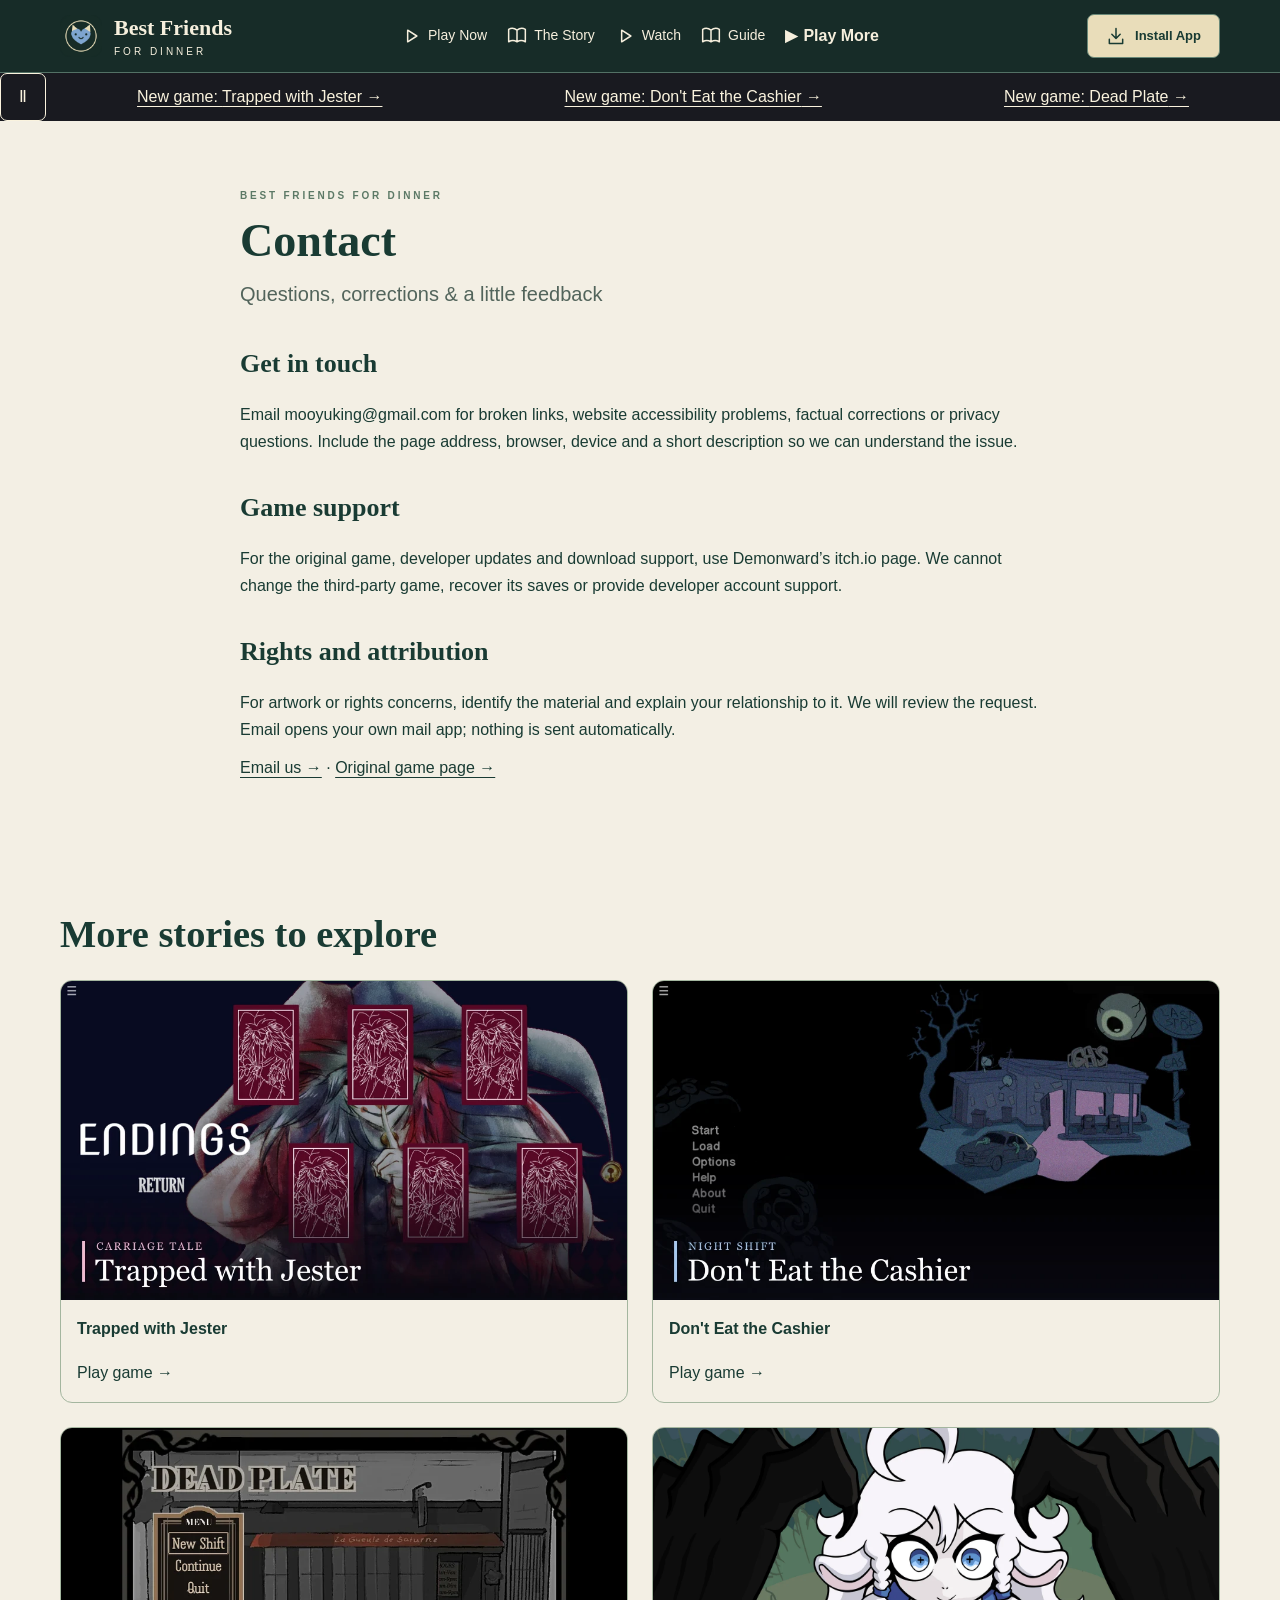
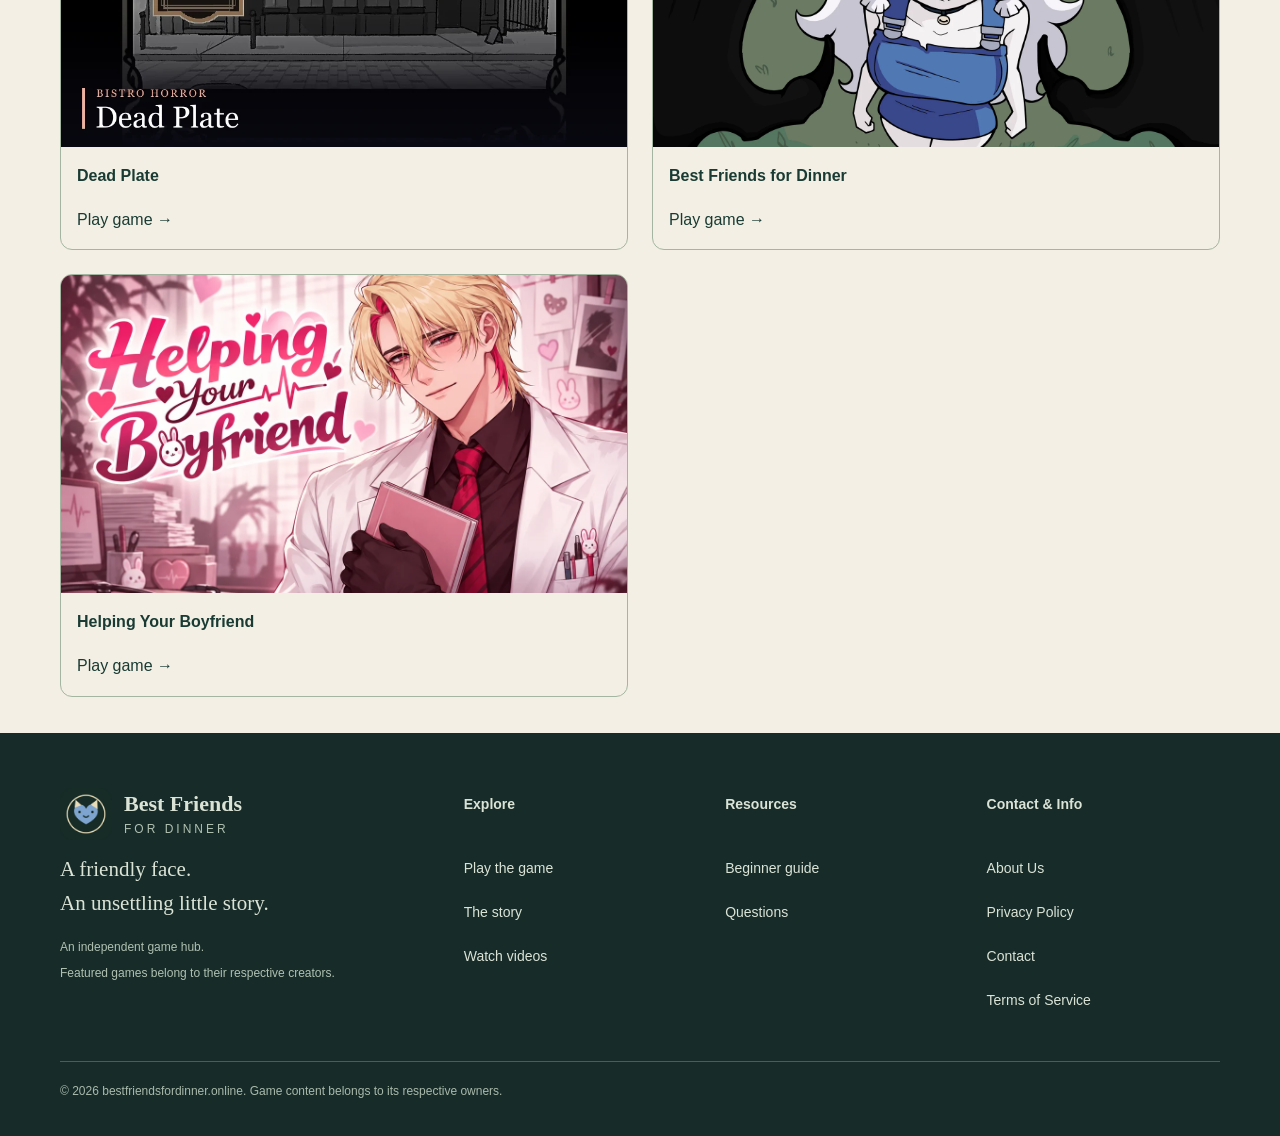
<file: contact/index.html>
<!DOCTYPE html><html lang="en"><head><meta charSet="utf-8"/><meta name="viewport" content="width=device-width, initial-scale=1"/><link rel="preload" as="image" href="/best-friends-for-dinner-logo.webp"/><link rel="preload" as="image" href="/trapped-with-jester-illustrated-cover.webp"/><link rel="preload" as="image" href="/dont-eat-the-cashier-illustrated-cover.webp"/><link rel="preload" as="image" href="/dead-plate-illustrated-cover.webp"/><link rel="preload" as="image" href="/best-friends-for-dinner-cover.webp"/><link rel="preload" as="image" href="/helping-your-boyfriend-cover.webp"/><link rel="stylesheet" href="/_next/static/css/b38886ed8d73b061.css" data-precedence="next"/><link rel="preload" as="script" fetchPriority="low" href="/_next/static/chunks/webpack-22f17a05d5ca1784.js"/><script src="/_next/static/chunks/fa220fce-a2ae67357b377627.js" async=""></script><script src="/_next/static/chunks/650-83bfecec2b462406.js" async=""></script><script src="/_next/static/chunks/main-app-3e320964a0427bde.js" async=""></script><script src="/_next/static/chunks/482-200982b02627eb59.js" async=""></script><script src="/_next/static/chunks/app/layout-a5156fbc3a638d1e.js" async=""></script><link rel="preload" href="https://data.1back.link/js/app.js" as="script"/><title>Contact | Best Friends for Dinner</title><meta name="description" content="Contact the independent Best Friends for Dinner website about broken links, accessibility, privacy, factual corrections or rights concerns."/><link rel="manifest" href="/manifest.webmanifest"/><meta name="keywords" content="Best Friends for Dinner contact,website feedback"/><link rel="canonical" href="https://bestfriendsfordinner.online/contact/"/><meta property="og:title" content="Contact | Best Friends for Dinner"/><meta property="og:description" content="Contact the independent Best Friends for Dinner website about broken links, accessibility, privacy, factual corrections or rights concerns."/><meta property="og:image" content="https://bestfriendsfordinner.online/best-friends-for-dinner-cover.webp"/><meta property="og:type" content="website"/><meta name="twitter:card" content="summary_large_image"/><meta name="twitter:title" content="Contact | Best Friends for Dinner"/><meta name="twitter:description" content="Contact the independent Best Friends for Dinner website about broken links, accessibility, privacy, factual corrections or rights concerns."/><meta name="twitter:image" content="https://bestfriendsfordinner.online/best-friends-for-dinner-cover.webp"/><link rel="icon" href="/favicon.png"/><script src="/_next/static/chunks/polyfills-42372ed130431b0a.js" noModule=""></script></head><body><div hidden=""><!--$--><!--/$--></div><a class="skip" href="#main">Skip to content</a><header><div class="wrap nav"><a class="brand" href="/"><img src="/best-friends-for-dinner-logo.webp" width="42" height="42" alt="Sheep and wolf dinner-plate emblem"/><span>Best Friends<small>FOR DINNER</small></span></a><nav aria-label="Main navigation"><a class="play-link" href="/#play"><svg viewBox="0 0 24 24" width="20" height="20" fill="none" stroke="currentColor" stroke-width="1.8" stroke-linecap="round" stroke-linejoin="round" aria-hidden="true"><path d="M8 5l11 7-11 7Z"></path></svg>Play Now</a><a href="/#story"><svg viewBox="0 0 24 24" width="20" height="20" fill="none" stroke="currentColor" stroke-width="1.8" stroke-linecap="round" stroke-linejoin="round" aria-hidden="true"><path d="M12 5Q7 1 2 4v15q5-3 10 0 5-3 10 0V4q-5-3-10 1v14"></path></svg>The Story</a><a href="/#watch"><svg viewBox="0 0 24 24" width="20" height="20" fill="none" stroke="currentColor" stroke-width="1.8" stroke-linecap="round" stroke-linejoin="round" aria-hidden="true"><path d="M8 5l11 7-11 7Z"></path></svg>Watch</a><a href="/guides/"><svg viewBox="0 0 24 24" width="20" height="20" fill="none" stroke="currentColor" stroke-width="1.8" stroke-linecap="round" stroke-linejoin="round" aria-hidden="true"><path d="M12 5Q7 1 2 4v15q5-3 10 0 5-3 10 0V4q-5-3-10 1v14"></path></svg>Guide</a><details class="play-more"><summary><span aria-hidden="true">▶</span> Play More</summary><div><a href="/trapped-with-jester/"><img src="/trapped-with-jester-illustrated-cover.webp" alt="" width="32" height="32"/><span>Trapped with Jester</span></a><a href="/dont-eat-the-cashier/"><img src="/dont-eat-the-cashier-illustrated-cover.webp" alt="" width="32" height="32"/><span>Don&#x27;t Eat the Cashier</span></a><a href="/dead-plate/"><img src="/dead-plate-illustrated-cover.webp" alt="" width="32" height="32"/><span>Dead Plate</span></a><a href="/"><img src="/best-friends-for-dinner-cover.webp" alt="" width="32" height="32"/><span>Best Friends for Dinner</span></a><a href="/helping-your-boyfriend/"><img src="/helping-your-boyfriend-cover.webp" alt="" width="32" height="32"/><span>Helping Your Boyfriend</span></a></div></details></nav><button class="install"><svg viewBox="0 0 24 24" width="20" height="20" fill="none" stroke="currentColor" stroke-width="1.8" stroke-linecap="round" stroke-linejoin="round" aria-hidden="true"><path d="M12 3v12m-5-5 5 5 5-5M4 16v5h16v-5"></path></svg><span>Install App</span></button></div></header><dialog><button class="close icon" aria-label="Close installation help" title="Close"><svg viewBox="0 0 24 24" width="20" height="20" fill="none" stroke="currentColor" stroke-width="1.8" stroke-linecap="round" stroke-linejoin="round" aria-hidden="true"><path d="M6 6l12 12M18 6L6 18"></path></svg></button><h2>Keep a seat saved</h2><p>Install this website for easy return visits. The game and videos still need internet.</p><p>On iPhone or iPad: Share → Add to Home Screen. Elsewhere: use your browser’s install menu, or bookmark this page.</p><button><svg viewBox="0 0 24 24" width="20" height="20" fill="none" stroke="currentColor" stroke-width="1.8" stroke-linecap="round" stroke-linejoin="round" aria-hidden="true"><path d="M8 8h12v13H8zM16 8V3H3v13h5"></path></svg> Copy site link</button><input aria-label="Website address for manual copying" readOnly="" value="https://bestfriendsfordinner.online/"/><p role="status"></p></dialog><aside class="game-news_bar__6TYwA" aria-label="New game announcements"><button type="button" aria-pressed="false" aria-label="Pause announcements">Ⅱ</button><div class="game-news_window__Mjeaj"><div class="game-news_track__Mp1ke"><div class="game-news_group__JCM6_"><a href="/trapped-with-jester/" target="_blank" rel="noopener noreferrer" tabindex="0">New game: <!-- -->Trapped with Jester<!-- --> →</a><a href="/dont-eat-the-cashier/" target="_blank" rel="noopener noreferrer" tabindex="0">New game: <!-- -->Don&#x27;t Eat the Cashier<!-- --> →</a><a href="/dead-plate/" target="_blank" rel="noopener noreferrer" tabindex="0">New game: <!-- -->Dead Plate<!-- --> →</a></div><div class="game-news_group__JCM6_" aria-hidden="true"><a href="/trapped-with-jester/" target="_blank" rel="noopener noreferrer" tabindex="-1">New game: <!-- -->Trapped with Jester<!-- --> →</a><a href="/dont-eat-the-cashier/" target="_blank" rel="noopener noreferrer" tabindex="-1">New game: <!-- -->Don&#x27;t Eat the Cashier<!-- --> →</a><a href="/dead-plate/" target="_blank" rel="noopener noreferrer" tabindex="-1">New game: <!-- -->Dead Plate<!-- --> →</a></div></div></div></aside><main id="main" class="wrap document"><span class="eyebrow">BEST FRIENDS FOR DINNER</span><h1>Contact</h1><p class="lead">Questions, corrections &amp; a little feedback</p><section><h2>Get in touch</h2><p>Email mooyuking@gmail.com for broken links, website accessibility problems, factual corrections or privacy questions. Include the page address, browser, device and a short description so we can understand the issue.</p></section><section><h2>Game support</h2><p>For the original game, developer updates and download support, use Demonward’s itch.io page. We cannot change the third-party game, recover its saves or provide developer account support.</p></section><section><h2>Rights and attribution</h2><p>For artwork or rights concerns, identify the material and explain your relationship to it. We will review the request. Email opens your own mail app; nothing is sent automatically.</p></section><p><a href="mailto:mooyuking@gmail.com?subject=bestfriendsfordinner.online%20feedback">Email us →</a> · <a href="https://demonward.itch.io/best-friends-for-dinner">Original game page →</a></p></main><!--$--><!--/$--><section class="wrap more-games"><h2>More stories to explore</h2><div><a href="/trapped-with-jester/"><img src="/trapped-with-jester-illustrated-cover.webp" alt="Trapped with Jester cover" width="640" height="360" loading="lazy"/><strong>Trapped with Jester</strong><span>Play game →</span></a><a href="/dont-eat-the-cashier/"><img src="/dont-eat-the-cashier-illustrated-cover.webp" alt="Don&#x27;t Eat the Cashier cover" width="640" height="360" loading="lazy"/><strong>Don&#x27;t Eat the Cashier</strong><span>Play game →</span></a><a href="/dead-plate/"><img src="/dead-plate-illustrated-cover.webp" alt="Dead Plate cover" width="640" height="360" loading="lazy"/><strong>Dead Plate</strong><span>Play game →</span></a><a href="/"><img src="/best-friends-for-dinner-cover.webp" alt="Best Friends for Dinner cover" width="640" height="360" loading="lazy"/><strong>Best Friends for Dinner</strong><span>Play game →</span></a><a href="/helping-your-boyfriend/"><img src="/helping-your-boyfriend-cover.webp" alt="Helping Your Boyfriend cover" width="640" height="360" loading="lazy"/><strong>Helping Your Boyfriend</strong><span>Play game →</span></a></div></section><footer><div class="wrap footer-main"><div><a class="brand" href="/"><img src="/best-friends-for-dinner-logo.webp" width="52" height="52" alt=""/><span>Best Friends<small>FOR DINNER</small></span></a><p>A friendly face.<br/>An unsettling little story.</p><small>An independent game hub.<br/>Featured games belong to their respective creators.</small></div><div class="footer-links"><nav aria-label="Explore"><h2>Explore</h2><a href="/#play">Play the game</a><a href="/#story">The story</a><a href="/#watch">Watch videos</a></nav><nav aria-label="Resources"><h2>Resources</h2><a href="/guides/">Beginner guide</a><a href="/#faq">Questions</a></nav><nav aria-label="Contact and information"><h2>Contact &amp; Info</h2><a href="/about/">About Us</a><a href="/privacy/">Privacy Policy</a><a href="/contact/">Contact</a><a href="/terms/">Terms of Service</a></nav></div></div><p class="wrap copyright">© 2026 bestfriendsfordinner.online. Game content belongs to its respective owners.</p></footer><script src="/_next/static/chunks/webpack-22f17a05d5ca1784.js" id="_R_" async=""></script><script>(self.__next_f=self.__next_f||[]).push([0])</script><script>self.__next_f.push([1,"1:\"$Sreact.fragment\"\n2:\"static/chunks/482-200982b02627eb59.js\"\n3:\"static/chunks/app/layout-a5156fbc3a638d1e.js\"\n4:I[351,[\"482\",\"$2\",\"177\",\"$3\"],\"default\"]\n5:I[781,[],\"\"]\n6:I[6617,[],\"\"]\n7:I[5869,[\"482\",\"$2\",\"177\",\"$3\"],\"\"]\nb:I[4016,[],\"OutletBoundary\"]\nc:\"$Sreact.suspense\"\ne:\"ViewportBoundary\"\nf:I[4016,[],\"$e\"]\n11:\"MetadataBoundary\"\n12:I[4016,[],\"$11\"]\n14:I[719,[],\"default\",1]\n:HL[\"/_next/static/css/b38886ed8d73b061.css\",\"style\"]\n9:X\na:[[\"children\",{\"s\":\"__PAGE__\",\"h\":512,\"d\":{\"r\":[\"$\",\"$1\",\"c\",{\"children\":[[\"$\",\"main\",null,{\"id\":\"main\",\"className\":\"wrap document\",\"children\":[[\"$\",\"span\",null,{\"className\":\"eyebrow\",\"children\":\"BEST FRIENDS FOR DINNER\"}],[\"$\",\"h1\",null,{\"children\":\"Contact\"}],[\"$\",\"p\",null,{\"className\":\"lead\",\"children\":\"Questions, corrections \u0026 a little feedback\"}],[\"$\",\"section\",null,{\"children\":[[\"$\",\"h2\",null,{\"children\":\"Get in touch\"}],[\"$\",\"p\",null,{\"children\":\"Email mooyuking@gmail.com for broken links, website accessibility problems, factual corrections or privacy questions. Include the page address, browser, device and a short description so we can understand the issue.\"}]]}],[\"$\",\"section\",null,{\"children\":[[\"$\",\"h2\",null,{\"children\":\"Game support\"}],[\"$\",\"p\",null,{\"children\":\"For the original game, developer updates and download support, use Demonward’s itch.io page. We cannot change the third-party game, recover its saves or provide developer account support.\"}]]}],[\"$\",\"section\",null,{\"children\":[[\"$\",\"h2\",null,{\"children\":\"Rights and attribution\"}],[\"$\",\"p\",null,{\"children\":\"For artwork or rights concerns, identify the material and explain your relationship to it. We will review the request. Email opens your own mail app; nothing is sent automatically.\"}]]}],[\"$\",\"p\",null,{\"children\":[[\"$\",\"a\",null,{\"href\":\"mailto:mooyuking@gmail.com?subject=bestfriendsfordinner.online%20feedback\",\"children\":\"Email us →\"}],\" · \",[\"$\",\"a\",null,{\"href\":\"https://demonward.itch.io/best-friends-for-dinner\",\"children\":\"Original game page →\"}]]}]]}],null,[\"$\",\"$Lb\",null,{\"children\":[\"$\",\"$c\",null,{\"name\":\"Next.MetadataOutlet\",\"children\":\"$@d\"}]}]]}],\"p\":false,\"v\":null}}]]\n8:[[\"children\",{\"s\":\"contact\",\"h\":512,\"d\":{\"r\":[\"$\",\"$1\",\"c\",{\"children\":[null,[\"$\",\"$L5\",null,{\"parallelRouterKey\":\"children\",\"error\":\"$undefined\",\"errorStyles\":\"$undefined\",\"errorScripts\":\"$undefined\",\"template\":[\"$\",\"$L6\",null,{}],\"templateStyles\":\"$undefined\",\"templateScripts\":\"$undefined\",\"notFound\":\"$undefined\",\"forbidden\":\"$undefined\",\"unauthorized\":\"$undefined\"}]]}],\"p\":false,\"v\":\"$9\"},\"c\":\"$Qa\"}]]\n0:{\"P\":null,\"c\":[\"\",\"contact\",\"\"],\"q\":\"\",\"i\":false,\"t\":{\"t\":{\"s\":\"\",\"h\":528,\"d\":{\"r\":[\"$\",\"$1\",\"c\",{\"children\":[[[\"$\",\"link\",\"0\",{\"rel\":\"stylesheet\",\"href\":\"/_next/static/css/b38886ed8d73b061.css\",\"precedence\":\"next\",\"crossOrigin\":\"$undefined\",\"nonce\":\"$undefined\"}]],[\"$\",\"html\",null,{\"lang\":\"en\",\"children\":[\"$\",\"body\",null,{\"children\":[[\"$\",\"a\",null,{\"className\":\"skip\",\"href\":\"#main\",\"children\":\"Skip to content\"}],[\"$\",\"$L4\",null,{\"children\":[\"$\",\"$L5\",null,{\"parallelRouterKey\":\"children\",\"error\":\"$undefined\",\"errorStyles\":\"$undefined\",\"errorScripts\":\"$undefined\",\"template\":[\"$\",\"$L6\",null,{}],\"templateStyles\":\"$undefined\",\"templateScripts\":\"$undefined\",\"notFound\":[[\"$\",\"main\",null,{\"id\":\"main\",\"className\":\"wrap document\",\"children\":[[\"$\",\"h1\",null,{\"children\":\"A seat is missing.\"}],[\"$\",\"p\",null,{\"children\":\"This page could not be found.\"}],[\"$\",\"a\",null,{\"href\":\"/\",\"children\":\"Return to the game →\"}]]}],[]],\"forbidden\":\"$undefined\",\"unauthorized\":\"$undefined\"}]}],[\"$\",\"$L7\",null,{\"src\":\"https://data.1back.link/js/app.js\",\"data-domain\":\"bestfriendsfordinner.online\",\"data-api\":\"https://data.1back.link/api/send\",\"strategy\":\"afterInteractive\"}]]}]}]]}],\"p\":false,\"v\":null},\"c\":\"$Q8\"},\"h\":{\"r\":[\"$\",\"$1\",\"h\",{\"children\":[null,[\"$\",\"$Lf\",null,{\"children\":\"$L10\"}],[\"$\",\"$L12\",null,{\"children\":[[\"$\",\"div\",null,{\"hidden\":true,\"children\":[\"$\",\"$c\",null,{\"name\":\"Next.Metadata\",\"children\":\"$L13\"}]}],null]}],null]}],\"p\":false,\"v\":null}},\"m\":\"$undefined\",\"G\":[\"$14\",[]],\"S\":true,\"r\":\"$undefined\",\"s\":\"$undefined\",\"a\":\"$undefined\",\"l\":\"$undefined\",\"p\":\"$undefined\",\"d\":\"$undefined\",\"b\":\"zdKtFDJPn85tqJwG26Mq4\"}\n9:C\n10:[[\"$\",\"meta\",\"0\",{\"charSet\":\"utf-8\"}],[\"$\",\"meta\",\"1\",{\"name\":\"viewport\",\"content\":\"width=device-width, initial-scale=1\"}]]\n15:I[5865,[],\"IconMark\"]\nd:null\n13:[[\"$\",\"title\",\"0\",{\"children\":\"Contact | Best Friends for Dinner\"}],[\"$\",\"meta\",\"1\",{\"name\":\"description\",\"content\":\"Contact the independent Best Friends for Dinner website about broken links, accessibility, privacy, factual corrections or rights concerns.\"}],[\"$\",\"link\",\"2\",{\"rel\":\"manifest\",\"href\":\"/manifest.webmanifest\",\"crossOrigin\":\"$undefined\"}],[\"$\",\"meta\",\"3\",{\"name\":\"keywords\",\"content\":\"Best Friends for Dinner contact,website feedback\"}],[\"$\",\"link\",\"4\",{\"rel\":\"canonical\",\"href\":\"https://bestfriendsfordinner.online/contact/\"}],[\"$\",\"meta\",\"5\",{\"property\":\"og:title\",\"content\":\"Contact | Best Friends for Dinner\"}],[\"$\",\"meta\",\"6\",{\"property\":\"og:description\",\"content\":\"Contact the independent Best Friends for Dinner website about broken links, accessibility, privacy, factual corrections or rights concerns.\"}],[\"$\",\"meta\",\"7\",{\"property\":\"og:image\",\"content\":\"https://bestfriendsfordinner.online/best-friends-for-dinner-cover.webp\"}],[\"$\",\"meta\",\"8\",{\"property\":\"og:type\",\"content\":\"website\"}],[\"$\",\"meta\",\"9\",{\"name\":\"twitter:card\",\"content\":\"summary_large_image\"}],[\"$\",\"meta\",\"10\",{\"name\":\"twitter:title\",\"content\":\"Contact | Best Friends for Dinner\"}],[\"$\",\"meta\",\"11\",{\"name\":\"twitter:description\",\"content\":\"Contact the independent Best Friends for Dinner website about broken links, accessibility, privacy, factual corrections or rights concerns.\"}],[\"$\",\"meta\",\"12\",{\"name\":\"twitter:image\",\"content\":\"https://bestfriendsfordinner.online/best-friends-for-dinner-cover.webp\"}],[\"$\",\"link\",\"13\",{\"rel\":\"icon\",\"href\":\"/favicon.png\"}],[\"$\",\"$L15\",\"14\",{}]]\n"])</script></body></html>
</file>
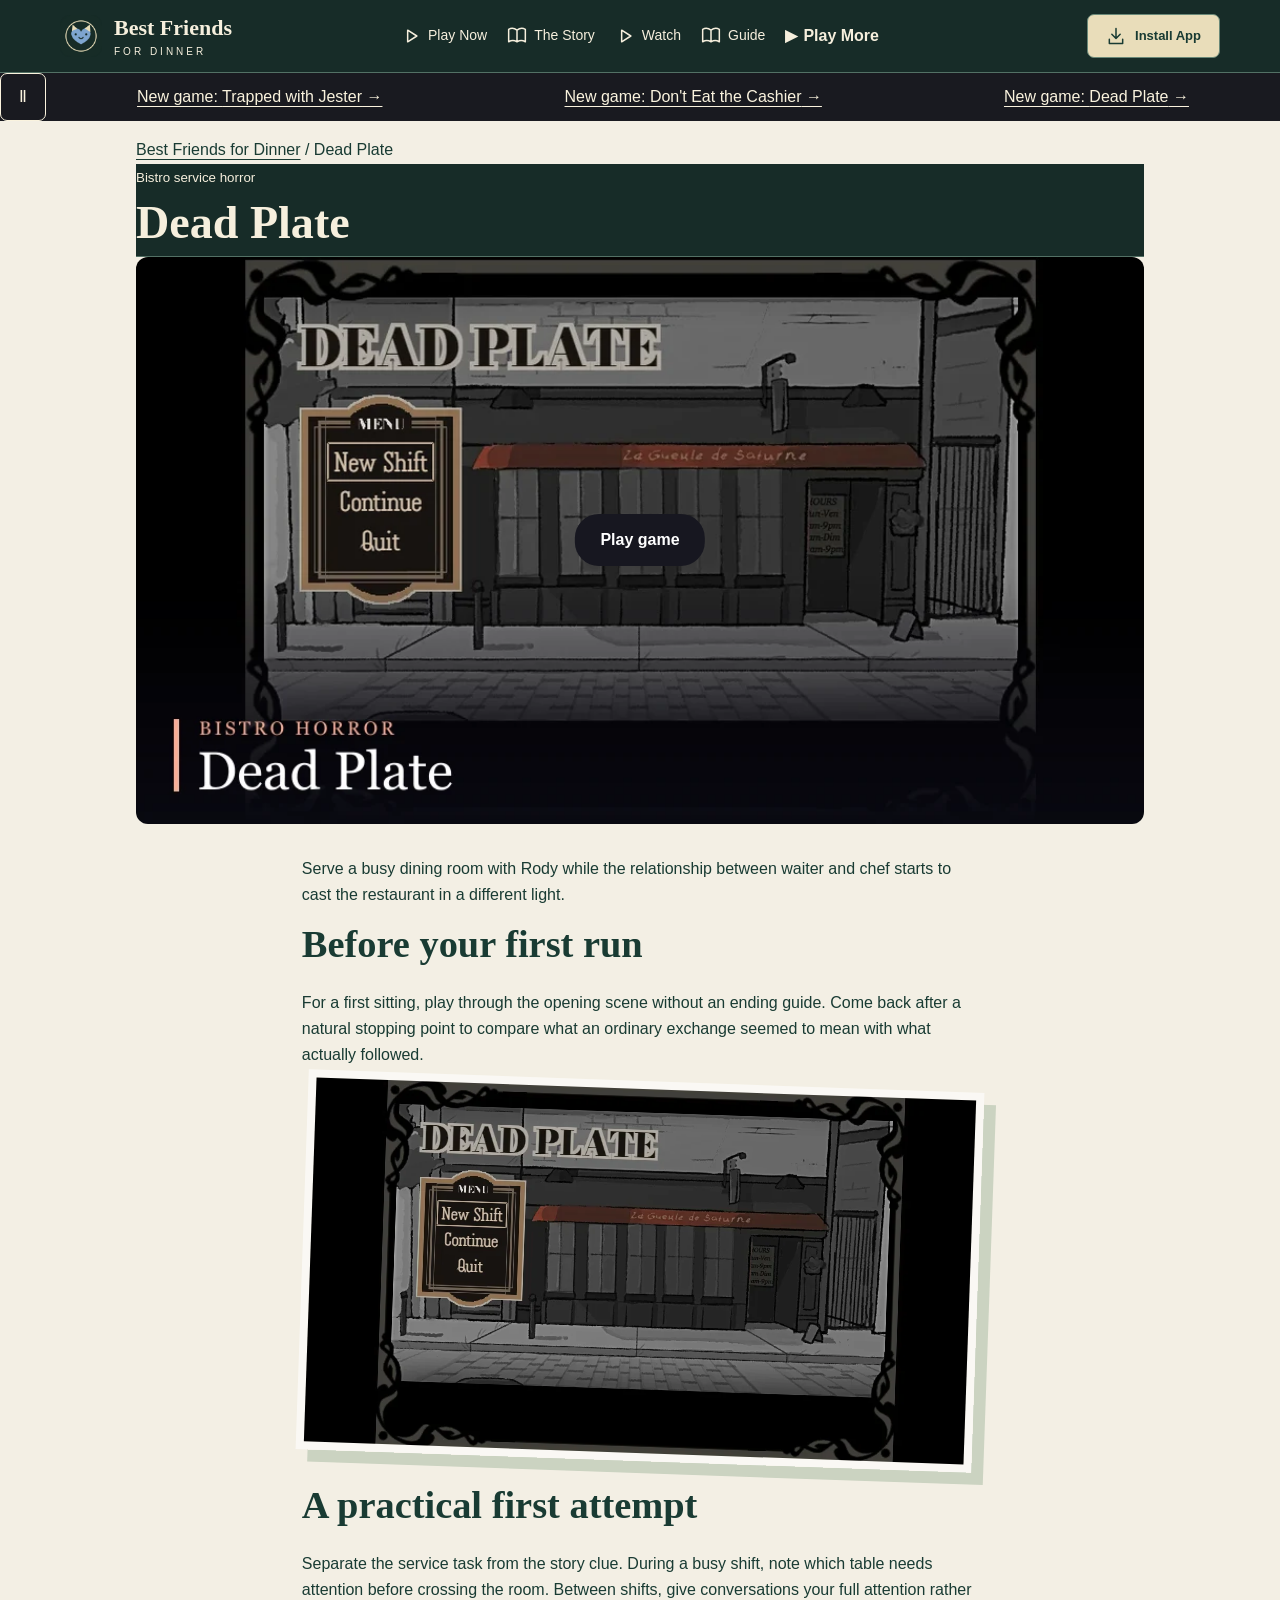
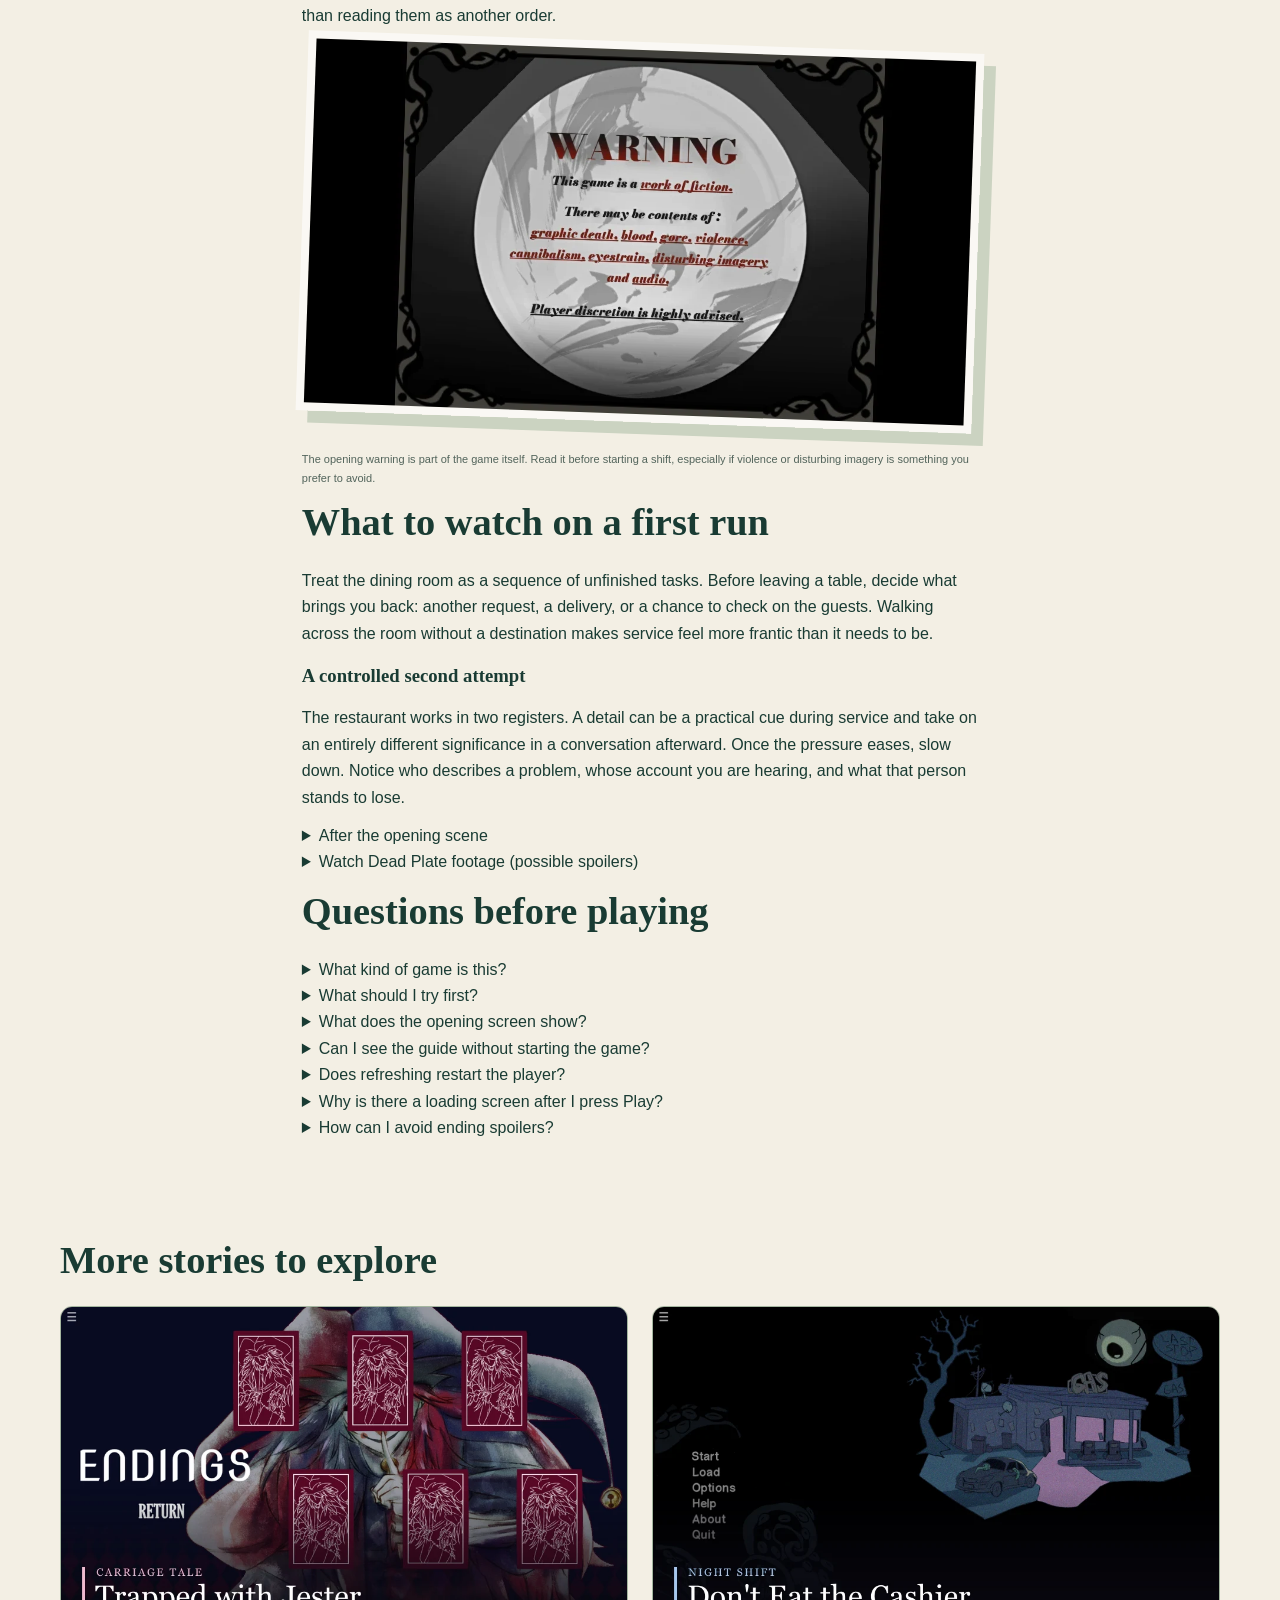
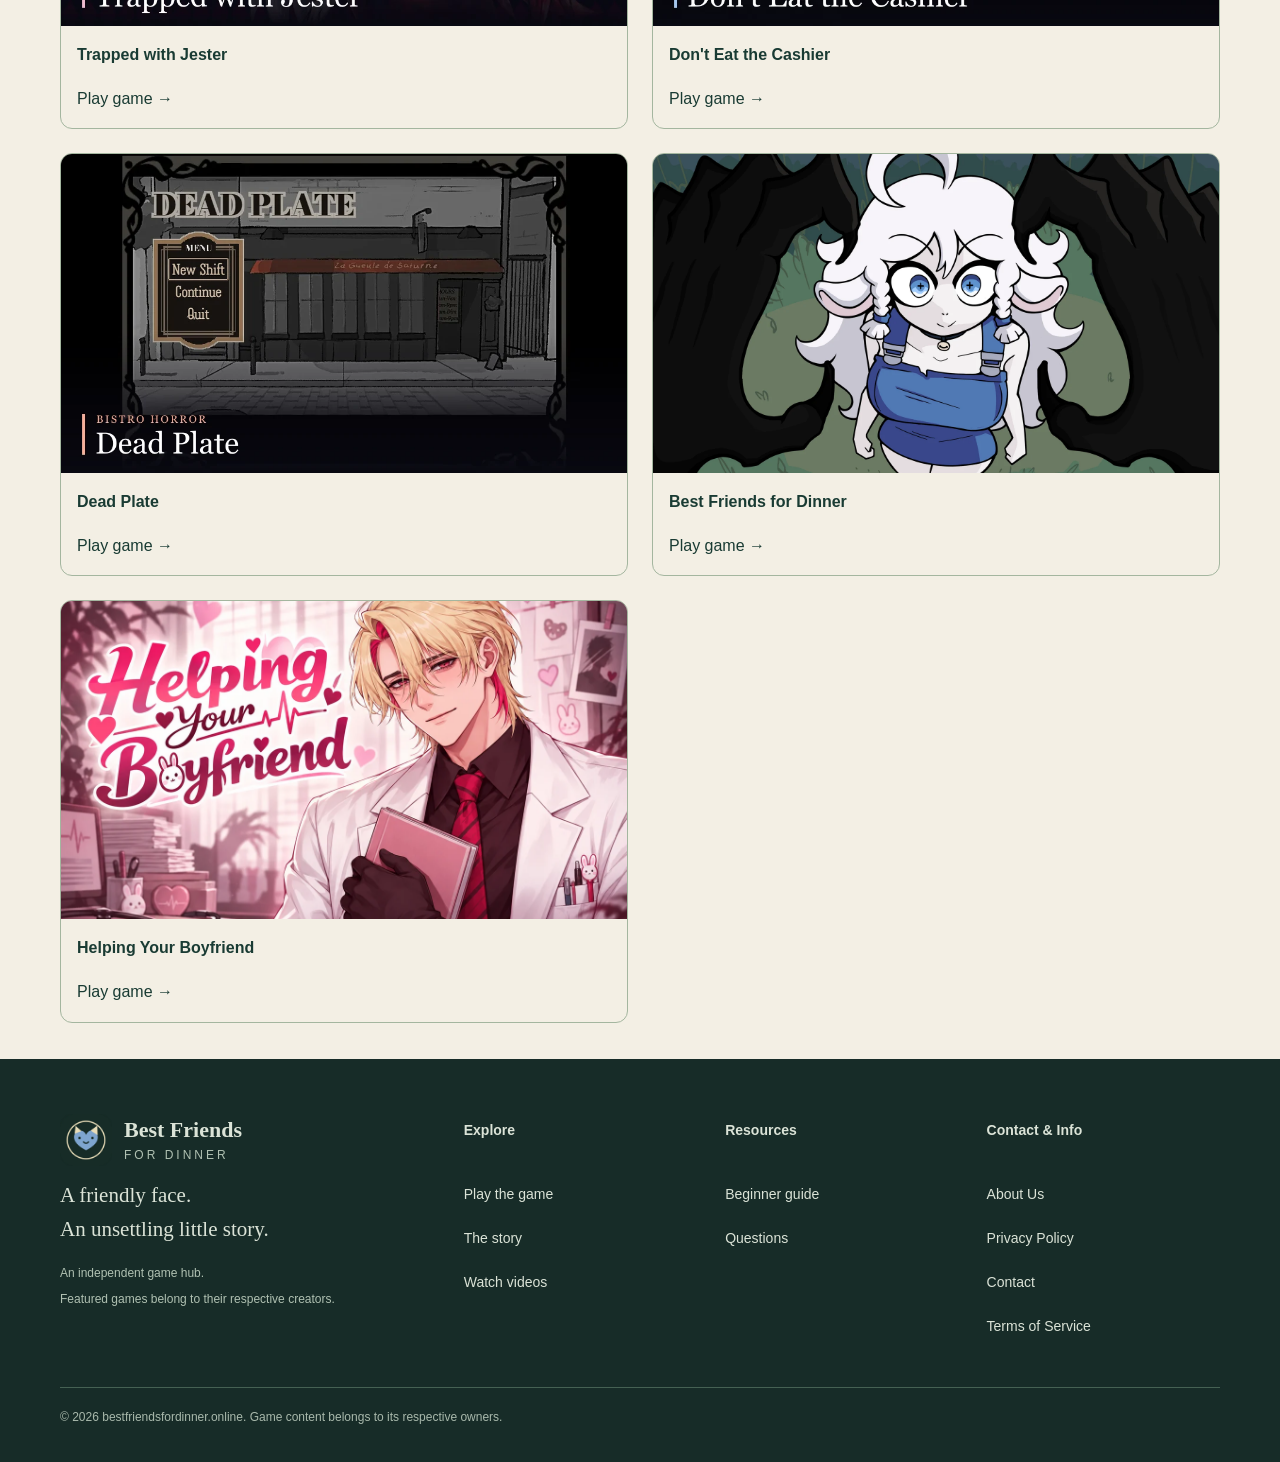
<file: dead-plate/index.html>
<!DOCTYPE html><html lang="en"><head><meta charSet="utf-8"/><meta name="viewport" content="width=device-width, initial-scale=1"/><link rel="preload" as="image" href="/best-friends-for-dinner-logo.webp"/><link rel="preload" as="image" href="/trapped-with-jester-illustrated-cover.webp"/><link rel="preload" as="image" href="/dont-eat-the-cashier-illustrated-cover.webp"/><link rel="preload" as="image" href="/dead-plate-illustrated-cover.webp"/><link rel="preload" as="image" href="/best-friends-for-dinner-cover.webp"/><link rel="preload" as="image" href="/helping-your-boyfriend-cover.webp"/><link rel="stylesheet" href="/_next/static/css/b38886ed8d73b061.css" data-precedence="next"/><link rel="preload" as="script" fetchPriority="low" href="/_next/static/chunks/webpack-22f17a05d5ca1784.js"/><script src="/_next/static/chunks/fa220fce-a2ae67357b377627.js" async=""></script><script src="/_next/static/chunks/650-83bfecec2b462406.js" async=""></script><script src="/_next/static/chunks/main-app-3e320964a0427bde.js" async=""></script><script src="/_next/static/chunks/482-200982b02627eb59.js" async=""></script><script src="/_next/static/chunks/app/layout-a5156fbc3a638d1e.js" async=""></script><script src="/_next/static/chunks/944-dfe66247b5626b02.js" async=""></script><script src="/_next/static/chunks/app/dead-plate/page-eb3ec271be4a791f.js" async=""></script><link rel="preload" href="https://data.1back.link/js/app.js" as="script"/><title>Dead Plate | Best Friends for Dinner</title><meta name="description" content="Serve a busy dining room with Rody while the relationship between waiter and chef starts to cast the restaurant in a different light."/><link rel="manifest" href="/manifest.webmanifest"/><meta name="keywords" content="Best Friends for Dinner,Demonward visual novel,Best Friends for Dinner browser game"/><link rel="canonical" href="https://bestfriendsfordinner.online/dead-plate/"/><meta property="og:title" content="Dead Plate"/><meta property="og:description" content="Serve a busy dining room with Rody while the relationship between waiter and chef starts to cast the restaurant in a different light."/><meta property="og:image" content="https://bestfriendsfordinner.online/dead-plate-illustrated-cover.webp"/><meta name="twitter:card" content="summary_large_image"/><meta name="twitter:title" content="Dead Plate"/><meta name="twitter:description" content="Serve a busy dining room with Rody while the relationship between waiter and chef starts to cast the restaurant in a different light."/><meta name="twitter:image" content="https://bestfriendsfordinner.online/dead-plate-illustrated-cover.webp"/><link rel="icon" href="/favicon.png"/><script src="/_next/static/chunks/polyfills-42372ed130431b0a.js" noModule=""></script></head><body><div hidden=""><!--$--><!--/$--></div><a class="skip" href="#main">Skip to content</a><header><div class="wrap nav"><a class="brand" href="/"><img src="/best-friends-for-dinner-logo.webp" width="42" height="42" alt="Sheep and wolf dinner-plate emblem"/><span>Best Friends<small>FOR DINNER</small></span></a><nav aria-label="Main navigation"><a class="play-link" href="/#play"><svg viewBox="0 0 24 24" width="20" height="20" fill="none" stroke="currentColor" stroke-width="1.8" stroke-linecap="round" stroke-linejoin="round" aria-hidden="true"><path d="M8 5l11 7-11 7Z"></path></svg>Play Now</a><a href="/#story"><svg viewBox="0 0 24 24" width="20" height="20" fill="none" stroke="currentColor" stroke-width="1.8" stroke-linecap="round" stroke-linejoin="round" aria-hidden="true"><path d="M12 5Q7 1 2 4v15q5-3 10 0 5-3 10 0V4q-5-3-10 1v14"></path></svg>The Story</a><a href="/#watch"><svg viewBox="0 0 24 24" width="20" height="20" fill="none" stroke="currentColor" stroke-width="1.8" stroke-linecap="round" stroke-linejoin="round" aria-hidden="true"><path d="M8 5l11 7-11 7Z"></path></svg>Watch</a><a href="/guides/"><svg viewBox="0 0 24 24" width="20" height="20" fill="none" stroke="currentColor" stroke-width="1.8" stroke-linecap="round" stroke-linejoin="round" aria-hidden="true"><path d="M12 5Q7 1 2 4v15q5-3 10 0 5-3 10 0V4q-5-3-10 1v14"></path></svg>Guide</a><details class="play-more"><summary><span aria-hidden="true">▶</span> Play More</summary><div><a href="/trapped-with-jester/"><img src="/trapped-with-jester-illustrated-cover.webp" alt="" width="32" height="32"/><span>Trapped with Jester</span></a><a href="/dont-eat-the-cashier/"><img src="/dont-eat-the-cashier-illustrated-cover.webp" alt="" width="32" height="32"/><span>Don&#x27;t Eat the Cashier</span></a><a href="/dead-plate/"><img src="/dead-plate-illustrated-cover.webp" alt="" width="32" height="32"/><span>Dead Plate</span></a><a href="/"><img src="/best-friends-for-dinner-cover.webp" alt="" width="32" height="32"/><span>Best Friends for Dinner</span></a><a href="/helping-your-boyfriend/"><img src="/helping-your-boyfriend-cover.webp" alt="" width="32" height="32"/><span>Helping Your Boyfriend</span></a></div></details></nav><button class="install"><svg viewBox="0 0 24 24" width="20" height="20" fill="none" stroke="currentColor" stroke-width="1.8" stroke-linecap="round" stroke-linejoin="round" aria-hidden="true"><path d="M12 3v12m-5-5 5 5 5-5M4 16v5h16v-5"></path></svg><span>Install App</span></button></div></header><dialog><button class="close icon" aria-label="Close installation help" title="Close"><svg viewBox="0 0 24 24" width="20" height="20" fill="none" stroke="currentColor" stroke-width="1.8" stroke-linecap="round" stroke-linejoin="round" aria-hidden="true"><path d="M6 6l12 12M18 6L6 18"></path></svg></button><h2>Keep a seat saved</h2><p>Install this website for easy return visits. The game and videos still need internet.</p><p>On iPhone or iPad: Share → Add to Home Screen. Elsewhere: use your browser’s install menu, or bookmark this page.</p><button><svg viewBox="0 0 24 24" width="20" height="20" fill="none" stroke="currentColor" stroke-width="1.8" stroke-linecap="round" stroke-linejoin="round" aria-hidden="true"><path d="M8 8h12v13H8zM16 8V3H3v13h5"></path></svg> Copy site link</button><input aria-label="Website address for manual copying" readOnly="" value="https://bestfriendsfordinner.online/"/><p role="status"></p></dialog><aside class="game-news_bar__6TYwA" aria-label="New game announcements"><button type="button" aria-pressed="false" aria-label="Pause announcements">Ⅱ</button><div class="game-news_window__Mjeaj"><div class="game-news_track__Mp1ke"><div class="game-news_group__JCM6_"><a href="/trapped-with-jester/" target="_blank" rel="noopener noreferrer" tabindex="0">New game: <!-- -->Trapped with Jester<!-- --> →</a><a href="/dont-eat-the-cashier/" target="_blank" rel="noopener noreferrer" tabindex="0">New game: <!-- -->Don&#x27;t Eat the Cashier<!-- --> →</a><a href="/dead-plate/" target="_blank" rel="noopener noreferrer" tabindex="0">New game: <!-- -->Dead Plate<!-- --> →</a></div><div class="game-news_group__JCM6_" aria-hidden="true"><a href="/trapped-with-jester/" target="_blank" rel="noopener noreferrer" tabindex="-1">New game: <!-- -->Trapped with Jester<!-- --> →</a><a href="/dont-eat-the-cashier/" target="_blank" rel="noopener noreferrer" tabindex="-1">New game: <!-- -->Don&#x27;t Eat the Cashier<!-- --> →</a><a href="/dead-plate/" target="_blank" rel="noopener noreferrer" tabindex="-1">New game: <!-- -->Dead Plate<!-- --> →</a></div></div></div></aside><main style="max-width:1040px;margin:auto;padding:1rem;line-height:1.65"><nav aria-label="Breadcrumb"><a href="/">Best Friends for Dinner</a> / <!-- -->Dead Plate</nav><header><small>Bistro service horror</small><h1>Dead Plate</h1></header><div style="aspect-ratio:16/9;position:relative;background:#121217;overflow:hidden;border-radius:12px"><button type="button" aria-label="Play Dead Plate" style="width:100%;height:100%;border:0;cursor:pointer;background:transparent;padding:0"><img src="/dead-plate-illustrated-cover.webp" alt="" style="width:100%;height:100%;object-fit:cover"/><strong style="position:absolute;top:50%;left:50%;transform:translate(-50%,-50%);background:#171720;color:white;padding:.8em 1.6em;border-radius:24px">Play game</strong></button></div><article style="max-width:76ch;margin:2rem auto"><p>Serve a busy dining room with Rody while the relationship between waiter and chef starts to cast the restaurant in a different light.</p><h2>Before your first run</h2><p>For a first sitting, play through the opening scene without an ending guide. Come back after a natural stopping point to compare what an ordinary exchange seemed to mean with what actually followed.</p><figure><img width="1024" height="576" style="width:100%;height:auto" src="/dead-plate-opening-screen.webp" alt="Dead Plate: opening screen" loading="lazy"/></figure><h2>A practical first attempt</h2><p>Separate the service task from the story clue. During a busy shift, note which table needs attention before crossing the room. Between shifts, give conversations your full attention rather than reading them as another order.</p><figure><img width="1024" height="576" style="width:100%;height:auto" src="/dead-plate-session-screen.webp" alt="Bistro service horror: in-game screen" loading="lazy"/><figcaption>The opening warning is part of the game itself. Read it before starting a shift, especially if violence or disturbing imagery is something you prefer to avoid.</figcaption></figure><section aria-label="Play notes"><h2>What to watch on a first run</h2><p>Treat the dining room as a sequence of unfinished tasks. Before leaving a table, decide what brings you back: another request, a delivery, or a chance to check on the guests. Walking across the room without a destination makes service feel more frantic than it needs to be.</p><h3>A controlled second attempt</h3><p>The restaurant works in two registers. A detail can be a practical cue during service and take on an entirely different significance in a conversation afterward. Once the pressure eases, slow down. Notice who describes a problem, whose account you are hearing, and what that person stands to lose.</p><details><summary>After the opening scene</summary><p>A full-endings video is a poor first aid for a missed order. If you need help with service, watch only the relevant early shift and pause before a scene change. If you want to compare story outcomes, finish your first run independently and keep a note of the point where your experience differs.</p></details></section><details><summary>Watch Dead Plate footage (possible spoilers)</summary><iframe loading="lazy" title="Dead Plate video" src="https://www.youtube-nocookie.com/embed/0NiMH0h6K7E" style="width:100%;aspect-ratio:16/9;border:0" allowFullScreen=""></iframe></details><h2>Questions before playing</h2><details><summary>What kind of game is this?</summary><p>Serve a busy dining room with Rody while the relationship between waiter and chef starts to cast the restaurant in a different light.</p></details><details><summary>What should I try first?</summary><p>Separate the service task from the story clue. During a busy shift, note which table needs attention before crossing the room. Between shifts, give conversations your full attention rather than reading them as another order.</p></details><details><summary>What does the opening screen show?</summary><p>The opening warning is part of the game itself. Read it before starting a shift, especially if violence or disturbing imagery is something you prefer to avoid.</p></details><details><summary>Can I see the guide without starting the game?</summary><p>Yes. The player only opens after you select Play. The illustrated notes below it do not require a game download.</p></details><details><summary>Does refreshing restart the player?</summary><p>Refreshing unloads the current frame. Do not use it as an undo button; use the game&#x27;s own menus and save options where offered.</p></details><details><summary>Why is there a loading screen after I press Play?</summary><p>The cover belongs to this page; the game downloads its own resources after launch. Wait for its menu before pressing keys repeatedly.</p></details><details><summary>How can I avoid ending spoilers?</summary><p>Play before opening the optional video below. Footage may show later scenes or endings.</p></details></article></main><!--$--><!--/$--><section class="wrap more-games"><h2>More stories to explore</h2><div><a href="/trapped-with-jester/"><img src="/trapped-with-jester-illustrated-cover.webp" alt="Trapped with Jester cover" width="640" height="360" loading="lazy"/><strong>Trapped with Jester</strong><span>Play game →</span></a><a href="/dont-eat-the-cashier/"><img src="/dont-eat-the-cashier-illustrated-cover.webp" alt="Don&#x27;t Eat the Cashier cover" width="640" height="360" loading="lazy"/><strong>Don&#x27;t Eat the Cashier</strong><span>Play game →</span></a><a href="/dead-plate/"><img src="/dead-plate-illustrated-cover.webp" alt="Dead Plate cover" width="640" height="360" loading="lazy"/><strong>Dead Plate</strong><span>Play game →</span></a><a href="/"><img src="/best-friends-for-dinner-cover.webp" alt="Best Friends for Dinner cover" width="640" height="360" loading="lazy"/><strong>Best Friends for Dinner</strong><span>Play game →</span></a><a href="/helping-your-boyfriend/"><img src="/helping-your-boyfriend-cover.webp" alt="Helping Your Boyfriend cover" width="640" height="360" loading="lazy"/><strong>Helping Your Boyfriend</strong><span>Play game →</span></a></div></section><footer><div class="wrap footer-main"><div><a class="brand" href="/"><img src="/best-friends-for-dinner-logo.webp" width="52" height="52" alt=""/><span>Best Friends<small>FOR DINNER</small></span></a><p>A friendly face.<br/>An unsettling little story.</p><small>An independent game hub.<br/>Featured games belong to their respective creators.</small></div><div class="footer-links"><nav aria-label="Explore"><h2>Explore</h2><a href="/#play">Play the game</a><a href="/#story">The story</a><a href="/#watch">Watch videos</a></nav><nav aria-label="Resources"><h2>Resources</h2><a href="/guides/">Beginner guide</a><a href="/#faq">Questions</a></nav><nav aria-label="Contact and information"><h2>Contact &amp; Info</h2><a href="/about/">About Us</a><a href="/privacy/">Privacy Policy</a><a href="/contact/">Contact</a><a href="/terms/">Terms of Service</a></nav></div></div><p class="wrap copyright">© 2026 bestfriendsfordinner.online. Game content belongs to its respective owners.</p></footer><script src="/_next/static/chunks/webpack-22f17a05d5ca1784.js" id="_R_" async=""></script><script>(self.__next_f=self.__next_f||[]).push([0])</script><script>self.__next_f.push([1,"1:\"$Sreact.fragment\"\n2:\"static/chunks/482-200982b02627eb59.js\"\n3:\"static/chunks/app/layout-a5156fbc3a638d1e.js\"\n4:I[351,[\"482\",\"$2\",\"177\",\"$3\"],\"default\"]\n5:I[781,[],\"\"]\n6:I[6617,[],\"\"]\n7:I[5869,[\"482\",\"$2\",\"177\",\"$3\"],\"\"]\nb:\"static/chunks/944-dfe66247b5626b02.js\"\nc:\"static/chunks/app/dead-plate/page-eb3ec271be4a791f.js\"\nd:I[8944,[\"944\",\"$b\",\"692\",\"$c\"],\"\"]\ne:I[4041,[\"944\",\"$b\",\"692\",\"$c\"],\"default\"]\n1a:\"ViewportBoundary\"\n1b:I[4016,[],\"$1a\"]\n1d:\"MetadataBoundary\"\n1e:I[4016,[],\"$1d\"]\n1f:\"$Sreact.suspense\"\n21:I[719,[],\"default\",1]\n:HL[\"/_next/static/css/b38886ed8d73b061.css\",\"style\"]\n9:X\na:[[\"children\",{\"s\":\"__PAGE__\",\"h\":512,\"d\":{\"r\":[\"$\",\"$1\",\"c\",{\"children\":[[\"$\",\"main\",null,{\"style\":{\"maxWidth\":1040,\"margin\":\"auto\",\"padding\":\"1rem\",\"lineHeight\":1.65},\"children\":[[\"$\",\"nav\",null,{\"aria-label\":\"Breadcrumb\",\"children\":[[\"$\",\"$Ld\",null,{\"href\":\"/\",\"children\":\"Best Friends for Dinner\"}],\" / \",\"Dead Plate\"]}],[\"$\",\"header\",null,{\"children\":[[\"$\",\"small\",null,{\"children\":\"Bistro service horror\"}],[\"$\",\"h1\",null,{\"children\":\"Dead Plate\"}]]}],[\"$\",\"$Le\",null,{\"title\":\"Dead Plate\",\"cover\":\"/dead-plate-illustrated-cover.webp\",\"url\":\"https://s.cobb-can-move.com/games/dead-plate/index.html\"}],[\"$\",\"article\",null,{\"style\":{\"maxWidth\":\"76ch\",\"margin\":\"2rem auto\"},\"children\":[[\"$\",\"p\",null,{\"children\":\"Serve a busy dining room with Rody while the relationship between waiter and chef starts to cast the restaurant in a different light.\"}],[\"$\",\"h2\",null,{\"children\":\"Before your first run\"}],[\"$\",\"p\",null,{\"children\":\"For a first sitting, play through the opening scene without an ending guide. Come back after a natural stopping point to compare what an ordinary exchange seemed to mean with what actually followed.\"}],[\"$\",\"figure\",null,{\"children\":[\"$\",\"img\",null,{\"width\":\"1024\",\"height\":\"576\",\"style\":{\"width\":\"100%\",\"height\":\"auto\"},\"src\":\"/dead-plate-opening-screen.webp\",\"alt\":\"Dead Plate: opening screen\",\"loading\":\"lazy\"}]}],[\"$\",\"h2\",null,{\"children\":\"A practical first attempt\"}],[\"$\",\"p\",null,{\"children\":\"Separate the service task from the story clue. During a busy shift, note which table needs attention before crossing the room. Between shifts, give conversations your full attention rather than reading them as another order.\"}],[\"$\",\"figure\",null,{\"children\":[[\"$\",\"img\",null,{\"width\":\"1024\",\"height\":\"576\",\"style\":{\"width\":\"100%\",\"height\":\"auto\"},\"src\":\"/dead-plate-session-screen.webp\",\"alt\":\"Bistro service horror: in-game screen\",\"loading\":\"lazy\"}],[\"$\",\"figcaption\",null,{\"children\":\"The opening warning is part of the game itself. Read it before starting a shift, especially if violence or disturbing imagery is something you prefer to avoid.\"}]]}],[\"$\",\"section\",null,{\"aria-label\":\"Play notes\",\"children\":[[\"$\",\"h2\",null,{\"children\":\"What to watch on a first run\"}],[\"$\",\"p\",null,{\"children\":\"Treat the dining room as a sequence of unfinished tasks. Before leaving a table, decide what brings you back: another request, a delivery, or a chance to check on the guests. Walking across the room without a destination makes service feel more frantic than it needs to be.\"}],[\"$\",\"h3\",null,{\"children\":\"A controlled second attempt\"}],[\"$\",\"p\",null,{\"children\":\"The restaurant works in two registers. A detail can be a practical cue during service and take on an entirely different significance in a conversation afterward. Once the pressure eases, slow down. Notice who describes a problem, whose account you are hearing, and what that person stands to lose.\"}],[\"$\",\"details\",null,{\"children\":[[\"$\",\"summary\",null,{\"children\":\"After the opening scene\"}],\"$Lf\"]}]]}],\"$L10\",\"$L11\",[\"$L12\",\"$L13\",\"$L14\",\"$L15\",\"$L16\",\"$L17\",\"$L18\"]]}]]}],null,\"$L19\"]}],\"p\":false,\"v\":null}}]]\n8:[[\"children\",{\"s\":\"dead-plate\",\"h\":512,\"d\":{\"r\":[\"$\",\"$1\",\"c\",{\"children\":[null,[\"$\",\"$L5\",null,{\"parallelRouterKey\":\"children\",\"error\":\"$undefined\",\"errorStyles\":\"$undefined\",\"errorScripts\":\"$undefined\",\"template\":[\"$\",\"$L6\",null,{}],\"templateStyles\":\"$undefined\",\"templateScripts\":\"$undefined\",\"notFound\":\"$undefined\",\"forbidden\":\"$undefined\",\"unauthorized\":\"$undefined\"}]]}],\"p\":false,\"v\":\"$9\"},\"c\":\"$Qa\"}]]\n0:{\"P\":null,\"c\":[\"\",\"dead-plate\",\"\"],\"q\":\"\",\"i\":false,\"t\":{\"t\":{\"s\":\"\",\"h\":528,\"d\":{\"r\":[\"$\",\"$1\",\"c\",{\"children\":[[[\"$\",\"link\",\"0\",{\"rel\":\"stylesheet\",\"href\":\"/_next/static/css/b38886ed8d73b061.css\",\"precedence\":\"next\",\"crossOrigin\":\"$undefined\",\"nonce\":\"$undefined\"}]],[\"$\",\"html\",null,{\"lang\":\"en\",\"children\":[\"$\",\"body\",null,{\"children\":[[\"$\",\"a\",null,{\"className\":\"skip\",\"href\":\"#main\",\"children\":\"Skip to content\"}],[\"$\",\"$L4\",null,{\"children\":[\"$\",\"$L5\",null,{\"parallelRouterKey\":\"children\",\"error\":\"$undefined\",\"errorStyles\":\"$undefined\",\"errorScripts\":\"$undefined\",\"template\":[\"$\",\"$L6\",null,{}],\"templateStyles\":\"$undefined\",\"templateScripts\":\"$undefined\",\"notFound\":[[\"$\",\"main\",null,{\"id\":\"main\",\"className\":\"wrap document\",\"children\":[[\"$\",\"h1\",null,{\"children\":\"A seat is missing.\"}],[\"$\",\"p\",null,{\"children\":\"This page could not be found.\"}],[\"$\",\"a\",null,{\"href\":\"/\",\"children\":\"Return to the game →\"}]]}],[]],\"forbidden\":\"$undefined\",\"unauthorized\":\"$undefined\"}]}],[\"$\",\"$L7\",null,{\"src\":\"https://data.1back.link/js/app.js\",\"data-domain\":\"bestfriendsfordinner.online\",\"data-api\":\"https://data.1back.link/api/send\",\"strategy\":\"afterInteractive\"}]]}]}]]}],\"p\":false,\"v\":null},\"c\":\"$Q8\"},\"h\":{\"r\":[\"$\",\"$1\",\"h\",{\"children\":[null,[\"$\",\"$L1b\",null,{\"children\":\"$L1c\"}],[\"$\",\"$L1e\",null,{\"children\":[[\"$\",\"div\",null,{\"hidden\":true,\"children\":[\"$\",\"$1f\",null,{\"name\":\"Next.Metadata\",\"children\":\"$L20\"}]}],null]}],null]}],\"p\":false,\"v\":null}},\"m\":\"$undefined\",\"G\":[\"$21\",[]],\"S\":true,\"r\":\"$undefined\",\"s\":\"$undefined\",\"a\":\"$undefined\",\"l\":\"$undefined\",\"p\":\"$undefined\",\"d\":\"$undefined\",\"b\":\"zdKtFDJPn85tqJwG26Mq4\"}\n22:I[4016,[],\"OutletBoundary\"]\n9:C\nf:[\"$\",\"p\",null,{\"children\":\"A full-endings video is a poor first aid for a missed order. If you need help with service, watch only the relevant early shift and pause before a scene change. If you want to compare story outcomes, finish your first run independently and keep a note of the point where your experience differs.\"}]\n10:[\"$\",\"details\",null,{\"children\":[[\"$\",\"summary\",null,{\"children\":\"Watch Dead Plate footage (possible spoilers)\"}],[\"$\",\"iframe\",null,{\"loading\":\"lazy\",\"title\":\"Dead Plate video\",\"src\":\"https://www.youtube-nocookie.com/embed/0NiMH0h6K7E\",\"style\":{\"width\":\"100%\",\"aspectRatio\":\"16/9\",\"border\":0},\"allowFullScreen\":true}]]}]\n11:[\"$\",\"h2\",null,{\"children\":\"Questions before playing\"}]\n12:[\"$\",\"details\",\"What kind of game is this?\",{\"children\":[[\"$\",\"summary\",null,{\"children\":\"What kind of game is this?\"}],[\"$\",\"p\",null,{\"children\":\"Serve a busy dining room with Rody while the relationship between waiter and chef starts to cast the restaurant in a different light.\"}]]}]\n13:[\"$\",\"details\",\"What should I try first?\",{\"children\":[[\"$\",\"summary\",null,{\"children\":\"What should I try first?\"}],[\"$\",\"p\",null,{\"children\":\"Separate the service task from the story clue. During a busy shift, note which table needs attention before crossing the room. Between shifts, give conversations your full attention rather than reading them as another order.\"}]]}]\n14:[\"$\",\"details\",\"What does the opening screen show?\",{\"children\":[[\"$\",\"summary\",null,{\"children\":\"What does the opening screen show?\"}],[\"$\",\"p\",null,{\"children\":\"The opening warning is part of the game itself. Read it before starting a shift, especially if violence or disturbing imagery is something you prefer to avoid.\"}]]}]\n15:[\"$\",\"details\",\"Can I see the guide without starting the game?\",{\"children\":[[\"$\",\"summary\",null,{\"children\":\"Can I see the guide without starting the game?\"}],[\"$\",\"p\",null,{\"children\":\"Yes. The player only opens after you select Play. The illustrated notes below it do not require a game download.\"}]]}]\n16:[\"$\",\"details\",\"Does refreshing restart the player?\",{\"children\":[[\"$\",\"summary\",null,{\"children\":\"Does refreshing restart the player?\"}],[\"$\",\"p\",null,{\"children\":\"Refreshing unloads the current frame. Do not use it as an undo button; use the game's own menus and save options where offered.\"}]]}]\n17:[\"$\",\"details\",\"Why is there a loading screen after I press Play?\",{\"children\":[[\"$\",\"summary\",null,{\"children\":\"Why is there a loading screen after I press Play?\"}],[\"$\",\"p\",null,{\"children\":\"The cover belongs to this page; the game downloads its own resources after launch. Wait for its menu before pressing keys repeatedly.\"}]]}]\n18:[\"$\",\"details\",\"How can I avoid ending spoilers?\",{\"children\":[[\"$\",\"summary\",null,{\"children\":\"How can I avoid ending spoilers?\"}],[\"$\",\"p\",null,{\"children\":\"Play before opening the optional video below. Footage may show later scenes or endings.\"}]]}]\n19:[\"$\",\"$L22\",null,{\"children\":[\"$\",\"$1f\",null,{\"name\":\"Next.MetadataOutlet\",\"children\":\"$@23\"}]}]\n1c:[[\"$\",\"meta\",\"0\",{\"charSet\":\"utf-8\"}],[\"$\",\"meta\",\"1\",{\"name\":\"viewport\",\"content\":\"width=device-width, initial-scale=1\"}]]\n24:I[5865,[],\"IconMark\"]\n20:[[\"$\",\"title\",\"0\",{\"children\":\"Dead Plate | Best Friends for Dinner\"}],[\"$\",\"meta\",\"1\",{\"name\":\"description\",\"content\":\"Serve a busy dining room with Rody while the relationship between waiter and chef starts to cast the restaurant in a different light.\"}],[\"$\",\"link\",\"2\",{\"rel\":\"manifest\",\"href\":\"/manifest.webmanifest\",\"crossOrigin\":\"$undefined\"}],[\"$\",\"meta\",\"3\",{\"name\":\"keywords\",\"content\":\"Best Friends for Dinner,Demonward visual novel,Best Friends for Dinner browser game\"}],[\"$\",\"link\",\"4\",{\"rel\":\"canonical\",\"href\":\"https://bestfriendsfordinner.online/dead-plate/\"}],[\"$\",\"meta\",\"5\",{\"property\":\"og:title\",\"content\":\"Dead Plate\"}],[\"$\",\"meta\",\"6\",{\"property\":\"og:description\",\"content\":\"Serve a busy dining room with Rody while the relationship between waiter and chef starts to cast the restaurant in a different light.\"}],[\"$\",\"meta\",\"7\",{\"property\":\"og:image\",\"content\":\"https://bestfriendsfordinner.online/dead-plate-illustrated-cover.webp\"}],[\"$\",\"meta\",\"8\",{\"name\":\"twitter:card\",\"content\":\"summary_large_image\"}],[\"$\",\"meta\",\"9\",{\"name\":\"twitter:title\",\"content\":\"Dead Plate\"}],[\"$\",\"meta\",\"10\",{\"name\":\"twitter:description\",\"content\":\"Serve a busy dining room with Rody while the relationship between waiter and chef starts to cast the restaurant in a different light.\"}],[\"$\",\"meta\",\"11\",{\"name\":\"twitter:image\",\"content\":\"https://bestfriendsfordinner.online/dead-plate-illustrated-cover.webp\"}],[\"$\",\"link\",\"12\",{\"rel\":\"icon\",\"href\":\"/favicon.png\"}],[\"$\",\"$L24\",\"13\",{}]]\n23:null\n"])</script></body></html>
</file>
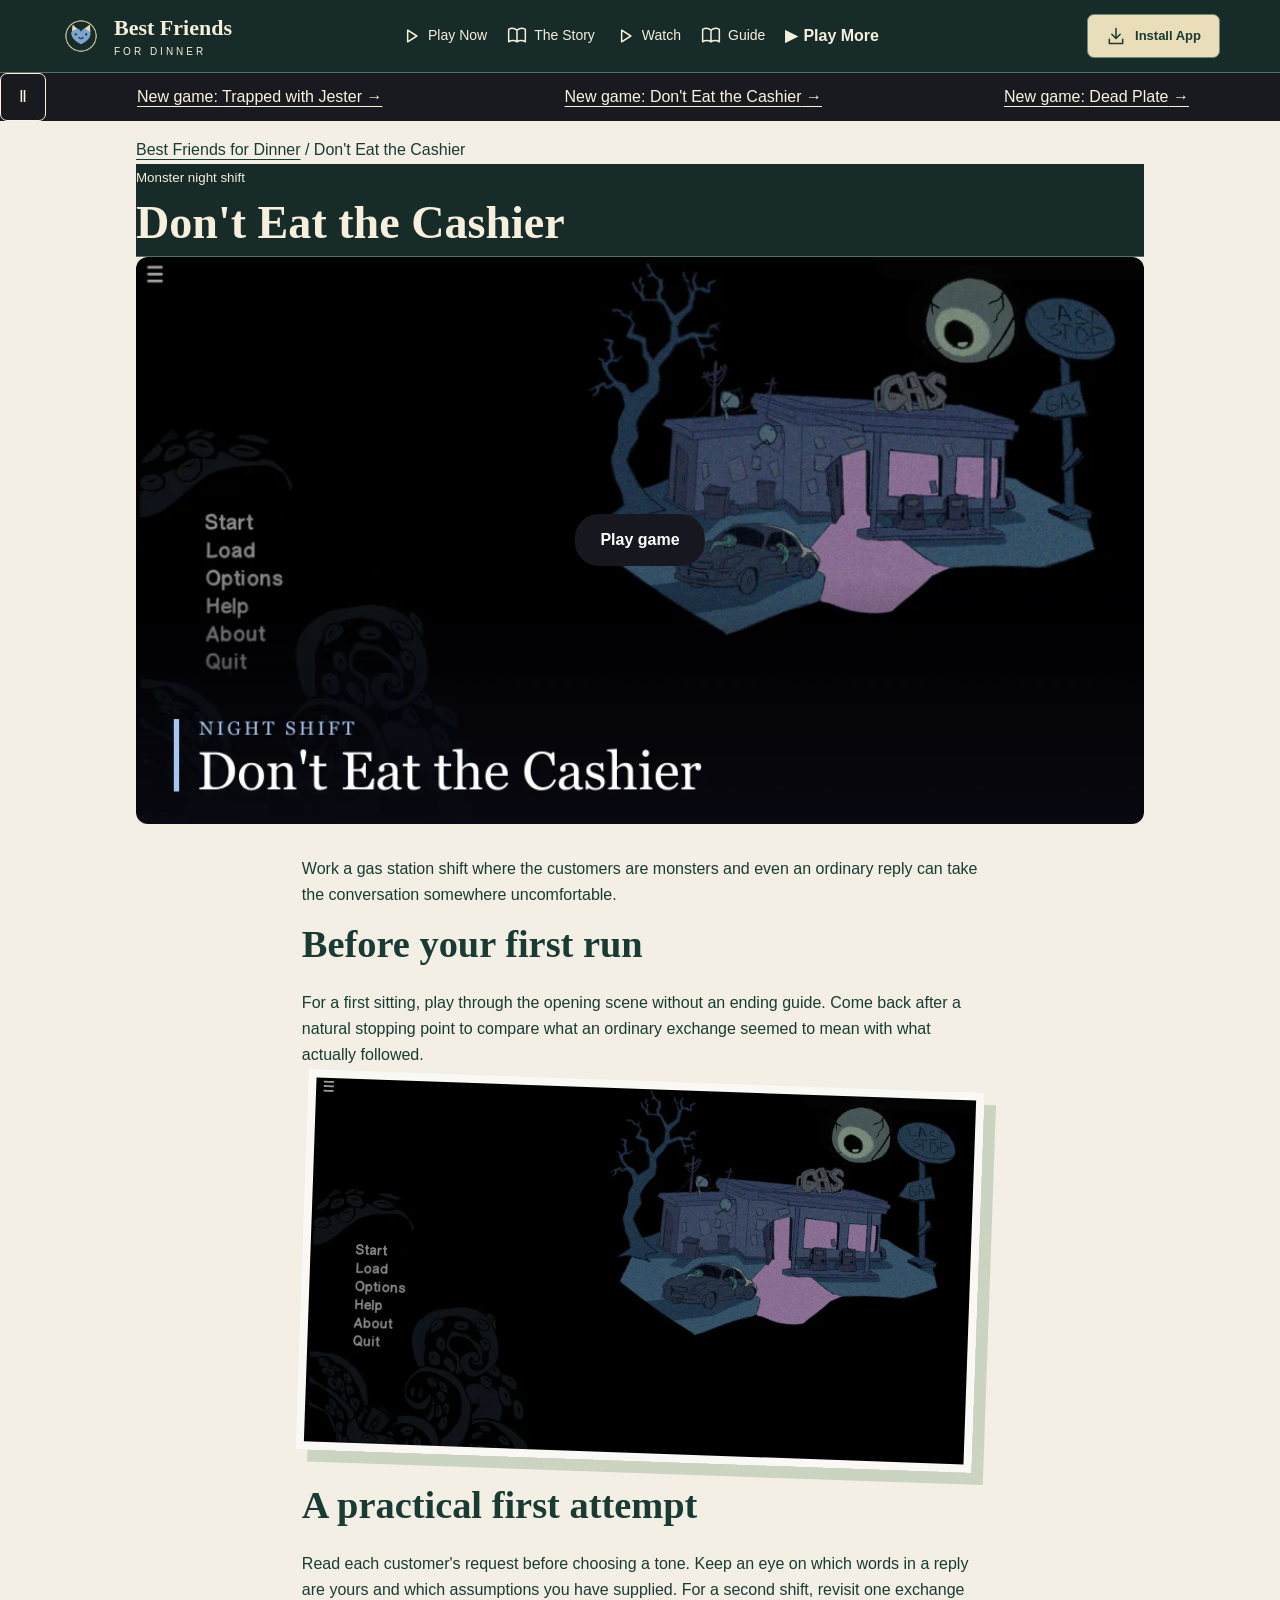
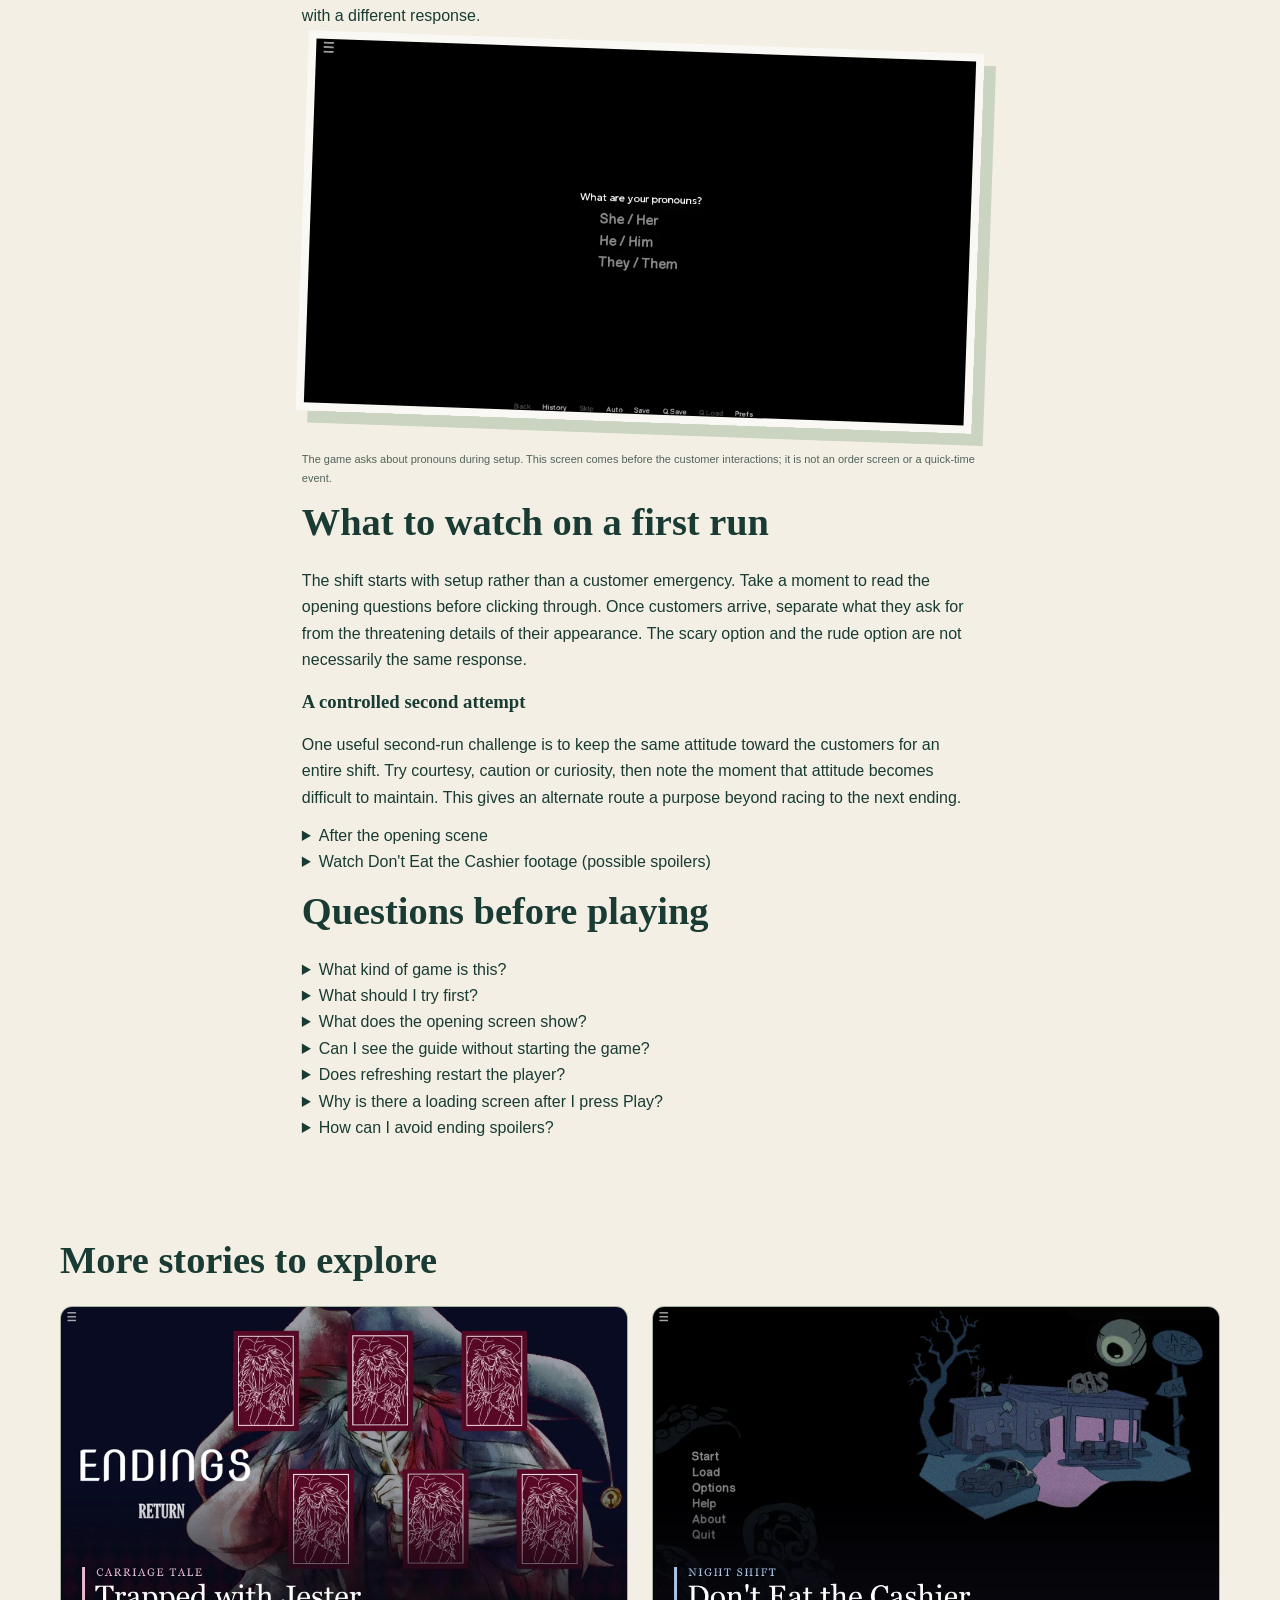
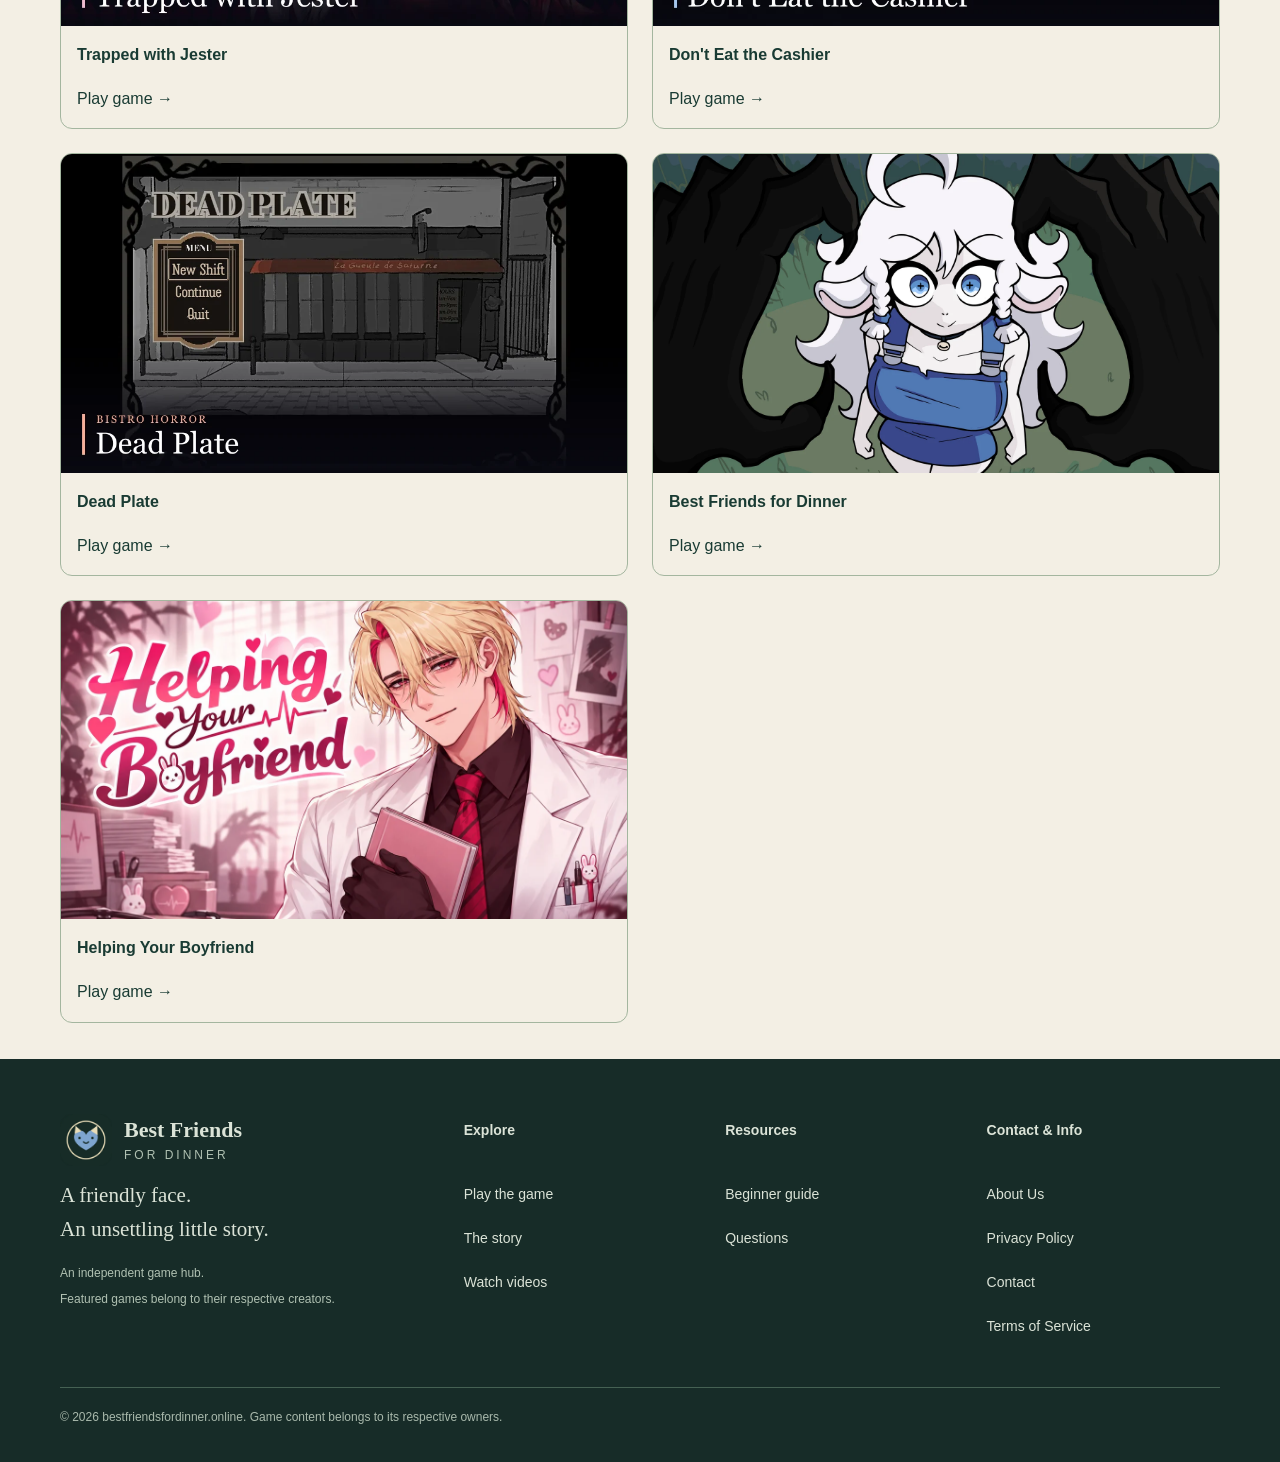
<file: dont-eat-the-cashier/index.html>
<!DOCTYPE html><html lang="en"><head><meta charSet="utf-8"/><meta name="viewport" content="width=device-width, initial-scale=1"/><link rel="preload" as="image" href="/best-friends-for-dinner-logo.webp"/><link rel="preload" as="image" href="/trapped-with-jester-illustrated-cover.webp"/><link rel="preload" as="image" href="/dont-eat-the-cashier-illustrated-cover.webp"/><link rel="preload" as="image" href="/dead-plate-illustrated-cover.webp"/><link rel="preload" as="image" href="/best-friends-for-dinner-cover.webp"/><link rel="preload" as="image" href="/helping-your-boyfriend-cover.webp"/><link rel="stylesheet" href="/_next/static/css/b38886ed8d73b061.css" data-precedence="next"/><link rel="preload" as="script" fetchPriority="low" href="/_next/static/chunks/webpack-22f17a05d5ca1784.js"/><script src="/_next/static/chunks/fa220fce-a2ae67357b377627.js" async=""></script><script src="/_next/static/chunks/650-83bfecec2b462406.js" async=""></script><script src="/_next/static/chunks/main-app-3e320964a0427bde.js" async=""></script><script src="/_next/static/chunks/482-200982b02627eb59.js" async=""></script><script src="/_next/static/chunks/app/layout-a5156fbc3a638d1e.js" async=""></script><script src="/_next/static/chunks/944-dfe66247b5626b02.js" async=""></script><script src="/_next/static/chunks/app/dont-eat-the-cashier/page-eb3ec271be4a791f.js" async=""></script><link rel="preload" href="https://data.1back.link/js/app.js" as="script"/><title>Don&#x27;t Eat the Cashier | Best Friends for Dinner</title><meta name="description" content="Work a gas station shift where the customers are monsters and even an ordinary reply can take the conversation somewhere uncomfortable."/><link rel="manifest" href="/manifest.webmanifest"/><meta name="keywords" content="Best Friends for Dinner,Demonward visual novel,Best Friends for Dinner browser game"/><link rel="canonical" href="https://bestfriendsfordinner.online/dont-eat-the-cashier/"/><meta property="og:title" content="Don&#x27;t Eat the Cashier"/><meta property="og:description" content="Work a gas station shift where the customers are monsters and even an ordinary reply can take the conversation somewhere uncomfortable."/><meta property="og:image" content="https://bestfriendsfordinner.online/dont-eat-the-cashier-illustrated-cover.webp"/><meta name="twitter:card" content="summary_large_image"/><meta name="twitter:title" content="Don&#x27;t Eat the Cashier"/><meta name="twitter:description" content="Work a gas station shift where the customers are monsters and even an ordinary reply can take the conversation somewhere uncomfortable."/><meta name="twitter:image" content="https://bestfriendsfordinner.online/dont-eat-the-cashier-illustrated-cover.webp"/><link rel="icon" href="/favicon.png"/><script src="/_next/static/chunks/polyfills-42372ed130431b0a.js" noModule=""></script></head><body><div hidden=""><!--$--><!--/$--></div><a class="skip" href="#main">Skip to content</a><header><div class="wrap nav"><a class="brand" href="/"><img src="/best-friends-for-dinner-logo.webp" width="42" height="42" alt="Sheep and wolf dinner-plate emblem"/><span>Best Friends<small>FOR DINNER</small></span></a><nav aria-label="Main navigation"><a class="play-link" href="/#play"><svg viewBox="0 0 24 24" width="20" height="20" fill="none" stroke="currentColor" stroke-width="1.8" stroke-linecap="round" stroke-linejoin="round" aria-hidden="true"><path d="M8 5l11 7-11 7Z"></path></svg>Play Now</a><a href="/#story"><svg viewBox="0 0 24 24" width="20" height="20" fill="none" stroke="currentColor" stroke-width="1.8" stroke-linecap="round" stroke-linejoin="round" aria-hidden="true"><path d="M12 5Q7 1 2 4v15q5-3 10 0 5-3 10 0V4q-5-3-10 1v14"></path></svg>The Story</a><a href="/#watch"><svg viewBox="0 0 24 24" width="20" height="20" fill="none" stroke="currentColor" stroke-width="1.8" stroke-linecap="round" stroke-linejoin="round" aria-hidden="true"><path d="M8 5l11 7-11 7Z"></path></svg>Watch</a><a href="/guides/"><svg viewBox="0 0 24 24" width="20" height="20" fill="none" stroke="currentColor" stroke-width="1.8" stroke-linecap="round" stroke-linejoin="round" aria-hidden="true"><path d="M12 5Q7 1 2 4v15q5-3 10 0 5-3 10 0V4q-5-3-10 1v14"></path></svg>Guide</a><details class="play-more"><summary><span aria-hidden="true">▶</span> Play More</summary><div><a href="/trapped-with-jester/"><img src="/trapped-with-jester-illustrated-cover.webp" alt="" width="32" height="32"/><span>Trapped with Jester</span></a><a href="/dont-eat-the-cashier/"><img src="/dont-eat-the-cashier-illustrated-cover.webp" alt="" width="32" height="32"/><span>Don&#x27;t Eat the Cashier</span></a><a href="/dead-plate/"><img src="/dead-plate-illustrated-cover.webp" alt="" width="32" height="32"/><span>Dead Plate</span></a><a href="/"><img src="/best-friends-for-dinner-cover.webp" alt="" width="32" height="32"/><span>Best Friends for Dinner</span></a><a href="/helping-your-boyfriend/"><img src="/helping-your-boyfriend-cover.webp" alt="" width="32" height="32"/><span>Helping Your Boyfriend</span></a></div></details></nav><button class="install"><svg viewBox="0 0 24 24" width="20" height="20" fill="none" stroke="currentColor" stroke-width="1.8" stroke-linecap="round" stroke-linejoin="round" aria-hidden="true"><path d="M12 3v12m-5-5 5 5 5-5M4 16v5h16v-5"></path></svg><span>Install App</span></button></div></header><dialog><button class="close icon" aria-label="Close installation help" title="Close"><svg viewBox="0 0 24 24" width="20" height="20" fill="none" stroke="currentColor" stroke-width="1.8" stroke-linecap="round" stroke-linejoin="round" aria-hidden="true"><path d="M6 6l12 12M18 6L6 18"></path></svg></button><h2>Keep a seat saved</h2><p>Install this website for easy return visits. The game and videos still need internet.</p><p>On iPhone or iPad: Share → Add to Home Screen. Elsewhere: use your browser’s install menu, or bookmark this page.</p><button><svg viewBox="0 0 24 24" width="20" height="20" fill="none" stroke="currentColor" stroke-width="1.8" stroke-linecap="round" stroke-linejoin="round" aria-hidden="true"><path d="M8 8h12v13H8zM16 8V3H3v13h5"></path></svg> Copy site link</button><input aria-label="Website address for manual copying" readOnly="" value="https://bestfriendsfordinner.online/"/><p role="status"></p></dialog><aside class="game-news_bar__6TYwA" aria-label="New game announcements"><button type="button" aria-pressed="false" aria-label="Pause announcements">Ⅱ</button><div class="game-news_window__Mjeaj"><div class="game-news_track__Mp1ke"><div class="game-news_group__JCM6_"><a href="/trapped-with-jester/" target="_blank" rel="noopener noreferrer" tabindex="0">New game: <!-- -->Trapped with Jester<!-- --> →</a><a href="/dont-eat-the-cashier/" target="_blank" rel="noopener noreferrer" tabindex="0">New game: <!-- -->Don&#x27;t Eat the Cashier<!-- --> →</a><a href="/dead-plate/" target="_blank" rel="noopener noreferrer" tabindex="0">New game: <!-- -->Dead Plate<!-- --> →</a></div><div class="game-news_group__JCM6_" aria-hidden="true"><a href="/trapped-with-jester/" target="_blank" rel="noopener noreferrer" tabindex="-1">New game: <!-- -->Trapped with Jester<!-- --> →</a><a href="/dont-eat-the-cashier/" target="_blank" rel="noopener noreferrer" tabindex="-1">New game: <!-- -->Don&#x27;t Eat the Cashier<!-- --> →</a><a href="/dead-plate/" target="_blank" rel="noopener noreferrer" tabindex="-1">New game: <!-- -->Dead Plate<!-- --> →</a></div></div></div></aside><main style="max-width:1040px;margin:auto;padding:1rem;line-height:1.65"><nav aria-label="Breadcrumb"><a href="/">Best Friends for Dinner</a> / <!-- -->Don&#x27;t Eat the Cashier</nav><header><small>Monster night shift</small><h1>Don&#x27;t Eat the Cashier</h1></header><div style="aspect-ratio:16/9;position:relative;background:#121217;overflow:hidden;border-radius:12px"><button type="button" aria-label="Play Don&#x27;t Eat the Cashier" style="width:100%;height:100%;border:0;cursor:pointer;background:transparent;padding:0"><img src="/dont-eat-the-cashier-illustrated-cover.webp" alt="" style="width:100%;height:100%;object-fit:cover"/><strong style="position:absolute;top:50%;left:50%;transform:translate(-50%,-50%);background:#171720;color:white;padding:.8em 1.6em;border-radius:24px">Play game</strong></button></div><article style="max-width:76ch;margin:2rem auto"><p>Work a gas station shift where the customers are monsters and even an ordinary reply can take the conversation somewhere uncomfortable.</p><h2>Before your first run</h2><p>For a first sitting, play through the opening scene without an ending guide. Come back after a natural stopping point to compare what an ordinary exchange seemed to mean with what actually followed.</p><figure><img width="1024" height="576" style="width:100%;height:auto" src="/dont-eat-the-cashier-opening-screen.webp" alt="Don&#x27;t Eat the Cashier: opening screen" loading="lazy"/></figure><h2>A practical first attempt</h2><p>Read each customer&#x27;s request before choosing a tone. Keep an eye on which words in a reply are yours and which assumptions you have supplied. For a second shift, revisit one exchange with a different response.</p><figure><img width="1024" height="576" style="width:100%;height:auto" src="/dont-eat-the-cashier-session-screen.webp" alt="Monster night shift: in-game screen" loading="lazy"/><figcaption>The game asks about pronouns during setup. This screen comes before the customer interactions; it is not an order screen or a quick-time event.</figcaption></figure><section aria-label="Play notes"><h2>What to watch on a first run</h2><p>The shift starts with setup rather than a customer emergency. Take a moment to read the opening questions before clicking through. Once customers arrive, separate what they ask for from the threatening details of their appearance. The scary option and the rude option are not necessarily the same response.</p><h3>A controlled second attempt</h3><p>One useful second-run challenge is to keep the same attitude toward the customers for an entire shift. Try courtesy, caution or curiosity, then note the moment that attitude becomes difficult to maintain. This gives an alternate route a purpose beyond racing to the next ending.</p><details><summary>After the opening scene</summary><p>For a spoiler-light record, write down the customer you were dealing with and the reply you picked, but leave the ending itself undescribed. The next time you return you can test a different conversation without reading a summary of every surprise. Be mindful of mature material before putting on a walkthrough in a shared room.</p></details></section><details><summary>Watch Don&#x27;t Eat the Cashier footage (possible spoilers)</summary><iframe loading="lazy" title="Don&#x27;t Eat the Cashier video" src="https://www.youtube-nocookie.com/embed/JyRUe_ephKU" style="width:100%;aspect-ratio:16/9;border:0" allowFullScreen=""></iframe></details><h2>Questions before playing</h2><details><summary>What kind of game is this?</summary><p>Work a gas station shift where the customers are monsters and even an ordinary reply can take the conversation somewhere uncomfortable.</p></details><details><summary>What should I try first?</summary><p>Read each customer&#x27;s request before choosing a tone. Keep an eye on which words in a reply are yours and which assumptions you have supplied. For a second shift, revisit one exchange with a different response.</p></details><details><summary>What does the opening screen show?</summary><p>The game asks about pronouns during setup. This screen comes before the customer interactions; it is not an order screen or a quick-time event.</p></details><details><summary>Can I see the guide without starting the game?</summary><p>Yes. The player only opens after you select Play. The illustrated notes below it do not require a game download.</p></details><details><summary>Does refreshing restart the player?</summary><p>Refreshing unloads the current frame. Do not use it as an undo button; use the game&#x27;s own menus and save options where offered.</p></details><details><summary>Why is there a loading screen after I press Play?</summary><p>The cover belongs to this page; the game downloads its own resources after launch. Wait for its menu before pressing keys repeatedly.</p></details><details><summary>How can I avoid ending spoilers?</summary><p>Play before opening the optional video below. Footage may show later scenes or endings.</p></details></article></main><!--$--><!--/$--><section class="wrap more-games"><h2>More stories to explore</h2><div><a href="/trapped-with-jester/"><img src="/trapped-with-jester-illustrated-cover.webp" alt="Trapped with Jester cover" width="640" height="360" loading="lazy"/><strong>Trapped with Jester</strong><span>Play game →</span></a><a href="/dont-eat-the-cashier/"><img src="/dont-eat-the-cashier-illustrated-cover.webp" alt="Don&#x27;t Eat the Cashier cover" width="640" height="360" loading="lazy"/><strong>Don&#x27;t Eat the Cashier</strong><span>Play game →</span></a><a href="/dead-plate/"><img src="/dead-plate-illustrated-cover.webp" alt="Dead Plate cover" width="640" height="360" loading="lazy"/><strong>Dead Plate</strong><span>Play game →</span></a><a href="/"><img src="/best-friends-for-dinner-cover.webp" alt="Best Friends for Dinner cover" width="640" height="360" loading="lazy"/><strong>Best Friends for Dinner</strong><span>Play game →</span></a><a href="/helping-your-boyfriend/"><img src="/helping-your-boyfriend-cover.webp" alt="Helping Your Boyfriend cover" width="640" height="360" loading="lazy"/><strong>Helping Your Boyfriend</strong><span>Play game →</span></a></div></section><footer><div class="wrap footer-main"><div><a class="brand" href="/"><img src="/best-friends-for-dinner-logo.webp" width="52" height="52" alt=""/><span>Best Friends<small>FOR DINNER</small></span></a><p>A friendly face.<br/>An unsettling little story.</p><small>An independent game hub.<br/>Featured games belong to their respective creators.</small></div><div class="footer-links"><nav aria-label="Explore"><h2>Explore</h2><a href="/#play">Play the game</a><a href="/#story">The story</a><a href="/#watch">Watch videos</a></nav><nav aria-label="Resources"><h2>Resources</h2><a href="/guides/">Beginner guide</a><a href="/#faq">Questions</a></nav><nav aria-label="Contact and information"><h2>Contact &amp; Info</h2><a href="/about/">About Us</a><a href="/privacy/">Privacy Policy</a><a href="/contact/">Contact</a><a href="/terms/">Terms of Service</a></nav></div></div><p class="wrap copyright">© 2026 bestfriendsfordinner.online. Game content belongs to its respective owners.</p></footer><script src="/_next/static/chunks/webpack-22f17a05d5ca1784.js" id="_R_" async=""></script><script>(self.__next_f=self.__next_f||[]).push([0])</script><script>self.__next_f.push([1,"1:\"$Sreact.fragment\"\n2:\"static/chunks/482-200982b02627eb59.js\"\n3:\"static/chunks/app/layout-a5156fbc3a638d1e.js\"\n4:I[351,[\"482\",\"$2\",\"177\",\"$3\"],\"default\"]\n5:I[781,[],\"\"]\n6:I[6617,[],\"\"]\n7:I[5869,[\"482\",\"$2\",\"177\",\"$3\"],\"\"]\nb:\"static/chunks/944-dfe66247b5626b02.js\"\nc:\"static/chunks/app/dont-eat-the-cashier/page-eb3ec271be4a791f.js\"\nd:I[8944,[\"944\",\"$b\",\"85\",\"$c\"],\"\"]\ne:I[4041,[\"944\",\"$b\",\"85\",\"$c\"],\"default\"]\n1a:\"ViewportBoundary\"\n1b:I[4016,[],\"$1a\"]\n1d:\"MetadataBoundary\"\n1e:I[4016,[],\"$1d\"]\n1f:\"$Sreact.suspense\"\n21:I[719,[],\"default\",1]\n:HL[\"/_next/static/css/b38886ed8d73b061.css\",\"style\"]\n9:X\na:[[\"children\",{\"s\":\"__PAGE__\",\"h\":512,\"d\":{\"r\":[\"$\",\"$1\",\"c\",{\"children\":[[\"$\",\"main\",null,{\"style\":{\"maxWidth\":1040,\"margin\":\"auto\",\"padding\":\"1rem\",\"lineHeight\":1.65},\"children\":[[\"$\",\"nav\",null,{\"aria-label\":\"Breadcrumb\",\"children\":[[\"$\",\"$Ld\",null,{\"href\":\"/\",\"children\":\"Best Friends for Dinner\"}],\" / \",\"Don't Eat the Cashier\"]}],[\"$\",\"header\",null,{\"children\":[[\"$\",\"small\",null,{\"children\":\"Monster night shift\"}],[\"$\",\"h1\",null,{\"children\":\"Don't Eat the Cashier\"}]]}],[\"$\",\"$Le\",null,{\"title\":\"Don't Eat the Cashier\",\"cover\":\"/dont-eat-the-cashier-illustrated-cover.webp\",\"url\":\"https://s.cobb-can-move.com/games/dont-eat-the-cashier/index.html\"}],[\"$\",\"article\",null,{\"style\":{\"maxWidth\":\"76ch\",\"margin\":\"2rem auto\"},\"children\":[[\"$\",\"p\",null,{\"children\":\"Work a gas station shift where the customers are monsters and even an ordinary reply can take the conversation somewhere uncomfortable.\"}],[\"$\",\"h2\",null,{\"children\":\"Before your first run\"}],[\"$\",\"p\",null,{\"children\":\"For a first sitting, play through the opening scene without an ending guide. Come back after a natural stopping point to compare what an ordinary exchange seemed to mean with what actually followed.\"}],[\"$\",\"figure\",null,{\"children\":[\"$\",\"img\",null,{\"width\":\"1024\",\"height\":\"576\",\"style\":{\"width\":\"100%\",\"height\":\"auto\"},\"src\":\"/dont-eat-the-cashier-opening-screen.webp\",\"alt\":\"Don't Eat the Cashier: opening screen\",\"loading\":\"lazy\"}]}],[\"$\",\"h2\",null,{\"children\":\"A practical first attempt\"}],[\"$\",\"p\",null,{\"children\":\"Read each customer's request before choosing a tone. Keep an eye on which words in a reply are yours and which assumptions you have supplied. For a second shift, revisit one exchange with a different response.\"}],[\"$\",\"figure\",null,{\"children\":[[\"$\",\"img\",null,{\"width\":\"1024\",\"height\":\"576\",\"style\":{\"width\":\"100%\",\"height\":\"auto\"},\"src\":\"/dont-eat-the-cashier-session-screen.webp\",\"alt\":\"Monster night shift: in-game screen\",\"loading\":\"lazy\"}],[\"$\",\"figcaption\",null,{\"children\":\"The game asks about pronouns during setup. This screen comes before the customer interactions; it is not an order screen or a quick-time event.\"}]]}],[\"$\",\"section\",null,{\"aria-label\":\"Play notes\",\"children\":[[\"$\",\"h2\",null,{\"children\":\"What to watch on a first run\"}],[\"$\",\"p\",null,{\"children\":\"The shift starts with setup rather than a customer emergency. Take a moment to read the opening questions before clicking through. Once customers arrive, separate what they ask for from the threatening details of their appearance. The scary option and the rude option are not necessarily the same response.\"}],[\"$\",\"h3\",null,{\"children\":\"A controlled second attempt\"}],[\"$\",\"p\",null,{\"children\":\"One useful second-run challenge is to keep the same attitude toward the customers for an entire shift. Try courtesy, caution or curiosity, then note the moment that attitude becomes difficult to maintain. This gives an alternate route a purpose beyond racing to the next ending.\"}],\"$Lf\"]}],\"$L10\",\"$L11\",[\"$L12\",\"$L13\",\"$L14\",\"$L15\",\"$L16\",\"$L17\",\"$L18\"]]}]]}],null,\"$L19\"]}],\"p\":false,\"v\":null}}]]\n8:[[\"children\",{\"s\":\"dont-eat-the-cashier\",\"h\":512,\"d\":{\"r\":[\"$\",\"$1\",\"c\",{\"children\":[null,[\"$\",\"$L5\",null,{\"parallelRouterKey\":\"children\",\"error\":\"$undefined\",\"errorStyles\":\"$undefined\",\"errorScripts\":\"$undefined\",\"template\":[\"$\",\"$L6\",null,{}],\"templateStyles\":\"$undefined\",\"templateScripts\":\"$undefined\",\"notFound\":\"$undefined\",\"forbidden\":\"$undefined\",\"unauthorized\":\"$undefined\"}]]}],\"p\":false,\"v\":\"$9\"},\"c\":\"$Qa\"}]]\n0:{\"P\":null,\"c\":[\"\",\"dont-eat-the-cashier\",\"\"],\"q\":\"\",\"i\":false,\"t\":{\"t\":{\"s\":\"\",\"h\":528,\"d\":{\"r\":[\"$\",\"$1\",\"c\",{\"children\":[[[\"$\",\"link\",\"0\",{\"rel\":\"stylesheet\",\"href\":\"/_next/static/css/b38886ed8d73b061.css\",\"precedence\":\"next\",\"crossOrigin\":\"$undefined\",\"nonce\":\"$undefined\"}]],[\"$\",\"html\",null,{\"lang\":\"en\",\"children\":[\"$\",\"body\",null,{\"children\":[[\"$\",\"a\",null,{\"className\":\"skip\",\"href\":\"#main\",\"children\":\"Skip to content\"}],[\"$\",\"$L4\",null,{\"children\":[\"$\",\"$L5\",null,{\"parallelRouterKey\":\"children\",\"error\":\"$undefined\",\"errorStyles\":\"$undefined\",\"errorScripts\":\"$undefined\",\"template\":[\"$\",\"$L6\",null,{}],\"templateStyles\":\"$undefined\",\"templateScripts\":\"$undefined\",\"notFound\":[[\"$\",\"main\",null,{\"id\":\"main\",\"className\":\"wrap document\",\"children\":[[\"$\",\"h1\",null,{\"children\":\"A seat is missing.\"}],[\"$\",\"p\",null,{\"children\":\"This page could not be found.\"}],[\"$\",\"a\",null,{\"href\":\"/\",\"children\":\"Return to the game →\"}]]}],[]],\"forbidden\":\"$undefined\",\"unauthorized\":\"$undefined\"}]}],[\"$\",\"$L7\",null,{\"src\":\"https://data.1back.link/js/app.js\",\"data-domain\":\"bestfriendsfordinner.online\",\"data-api\":\"https://data.1back.link/api/send\",\"strategy\":\"afterInteractive\"}]]}]}]]}],\"p\":false,\"v\":null},\"c\":\"$Q8\"},\"h\":{\"r\":[\"$\",\"$1\",\"h\",{\"children\":[null,[\"$\",\"$L1b\",null,{\"children\":\"$L1c\"}],[\"$\",\"$L1e\",null,{\"children\":[[\"$\",\"div\",null,{\"hidden\":true,\"children\":[\"$\",\"$1f\",null,{\"name\":\"Next.Metadata\",\"children\":\"$L20\"}]}],null]}],null]}],\"p\":false,\"v\":null}},\"m\":\"$undefined\",\"G\":[\"$21\",[]],\"S\":true,\"r\":\"$undefined\",\"s\":\"$undefined\",\"a\":\"$undefined\",\"l\":\"$undefined\",\"p\":\"$undefined\",\"d\":\"$undefined\",\"b\":\"zdKtFDJPn85tqJwG26Mq4\"}\n22:I[4016,[],\"OutletBoundary\"]\n9:C\nf:[\"$\",\"details\",null,{\"children\":[[\"$\",\"summary\",null,{\"children\":\"After the opening scene\"}],[\"$\",\"p\",null,{\"children\":\"For a spoiler-light record, write down the customer you were dealing with and the reply you picked, but leave the ending itself undescribed. The next time you return you can test a different conversation without reading a summary of every surprise. Be mindful of mature material before putting on a walkthrough in a shared room.\"}]]}]\n10:[\"$\",\"details\",null,{\"children\":[[\"$\",\"summary\",null,{\"children\":\"Watch Don't Eat the Cashier footage (possible spoilers)\"}],[\"$\",\"iframe\",null,{\"loading\":\"lazy\",\"title\":\"Don't Eat the Cashier video\",\"src\":\"https://www.youtube-nocookie.com/embed/JyRUe_ephKU\",\"style\":{\"width\":\"100%\",\"aspectRatio\":\"16/9\",\"border\":0},\"allowFullScreen\":true}]]}]\n11:[\"$\",\"h2\",null,{\"children\":\"Questions before playing\"}]\n12:[\"$\",\"details\",\"What kind of game is this?\",{\"children\":[[\"$\",\"summary\",null,{\"children\":\"What kind of game is this?\"}],[\"$\",\"p\",null,{\"children\":\"Work a gas station shift where the customers are monsters and even an ordinary reply can take the conversation somewhere uncomfortable.\"}]]}]\n13:[\"$\",\"details\",\"What should I try first?\",{\"children\":[[\"$\",\"summary\",null,{\"children\":\"What should I try first?\"}],[\"$\",\"p\",null,{\"children\":\"Read each customer's request before choosing a tone. Keep an eye on which words in a reply are yours and which assumptions you have supplied. For a second shift, revisit one exchange with a different response.\"}]]}]\n14:[\"$\",\"details\",\"What does the opening screen show?\",{\"children\":[[\"$\",\"summary\",null,{\"children\":\"What does the opening screen show?\"}],[\"$\",\"p\",null,{\"children\":\"The game asks about pronouns during setup. This screen comes before the customer interactions; it is not an order screen or a quick-time event.\"}]]}]\n15:[\"$\",\"details\",\"Can I see the guide without starting the game?\",{\"children\":[[\"$\",\"summary\",null,{\"children\":\"Can I see the guide without starting the game?\"}],[\"$\",\"p\",null,{\"children\":\"Yes. The player only opens after you select Play. The illustrated notes below it do not require a game download.\"}]]}]\n16:[\"$\",\"details\",\"Does refreshing restart the player?\",{\"children\":[[\"$\",\"summary\",null,{\"children\":\"Does refreshing restart the player?\"}],[\"$\",\"p\",null,{\"children\":\"Refreshing unloads the current frame. Do not use it as an undo button; use the game's own menus and save options where offered.\"}]]}]\n17:[\"$\",\"details\",\"Why is there a loading screen after I press Play?\",{\"children\":[[\"$\",\"summary\",null,{\"children\":\"Why is there a loading screen after I press Play?\"}],[\"$\",\"p\",null,{\"children\":\"The cover belongs to this page; the game downloads its own resources after launch. Wait for its menu before pressing keys repeatedly.\"}]]}]\n18:[\"$\",\"details\",\"How can I avoid ending spoilers?\",{\"children\":[[\"$\",\"summary\",null,{\"children\":\"How can I avoid ending spoilers?\"}],[\"$\",\"p\",null,{\"children\":\"Play before opening the optional video below. Footage may show later scenes or endings.\"}]]}]\n19:[\"$\",\"$L22\",null,{\"children\":[\"$\",\"$1f\",null,{\"name\":\"Next.MetadataOutlet\",\"children\":\"$@23\"}]}]\n1c:[[\"$\",\"meta\",\"0\",{\"charSet\":\"utf-8\"}],[\"$\",\"meta\",\"1\",{\"name\":\"viewport\",\"content\":\"width=device-width, initial-scale=1\"}]]\n24:I[5865,[],\"IconMark\"]\n20:[[\"$\",\"title\",\"0\",{\"children\":\"Don't Eat the Cashier | Best Friends for Dinner\"}],[\"$\",\"meta\",\"1\",{\"name\":\"description\",\"content\":\"Work a gas station shift where the customers are monsters and even an ordinary reply can take the conversation somewhere uncomfortable.\"}],[\"$\",\"link\",\"2\",{\"rel\":\"manifest\",\"href\":\"/manifest.webmanifest\",\"crossOrigin\":\"$undefined\"}],[\"$\",\"meta\",\"3\",{\"name\":\"keywords\",\"content\":\"Best Friends for Dinner,Demonward visual novel,Best Friends for Dinner browser game\"}],[\"$\",\"link\",\"4\",{\"rel\":\"canonical\",\"href\":\"https://bestfriendsfordinner.online/dont-eat-the-cashier/\"}],[\"$\",\"meta\",\"5\",{\"property\":\"og:title\",\"content\":\"Don't Eat the Cashier\"}],[\"$\",\"meta\",\"6\",{\"property\":\"og:description\",\"content\":\"Work a gas station shift where the customers are monsters and even an ordinary reply can take the conversation somewhere uncomfortable.\"}],[\"$\",\"meta\",\"7\",{\"property\":\"og:image\",\"content\":\"https://bestfriendsfordinner.online/dont-eat-the-cashier-illustrated-cover.webp\"}],[\"$\",\"meta\",\"8\",{\"name\":\"twitter:card\",\"content\":\"summary_large_image\"}],[\"$\",\"meta\",\"9\",{\"name\":\"twitter:title\",\"content\":\"Don't Eat the Cashier\"}],[\"$\",\"meta\",\"10\",{\"name\":\"twitter:description\",\"content\":\"Work a gas station shift where the customers are monsters and even an ordinary reply can take the conversation somewhere uncomfortable.\"}],[\"$\",\"meta\",\"11\",{\"name\":\"twitter:image\",\"content\":\"https://bestfriendsfordinner.online/dont-eat-the-cashier-illustrated-cover.webp\"}],[\"$\",\"link\",\"12\",{\"rel\":\"icon\",\"href\":\"/favicon.png\"}],[\"$\",\"$L24\",\"13\",{}]]\n23:null\n"])</script></body></html>
</file>
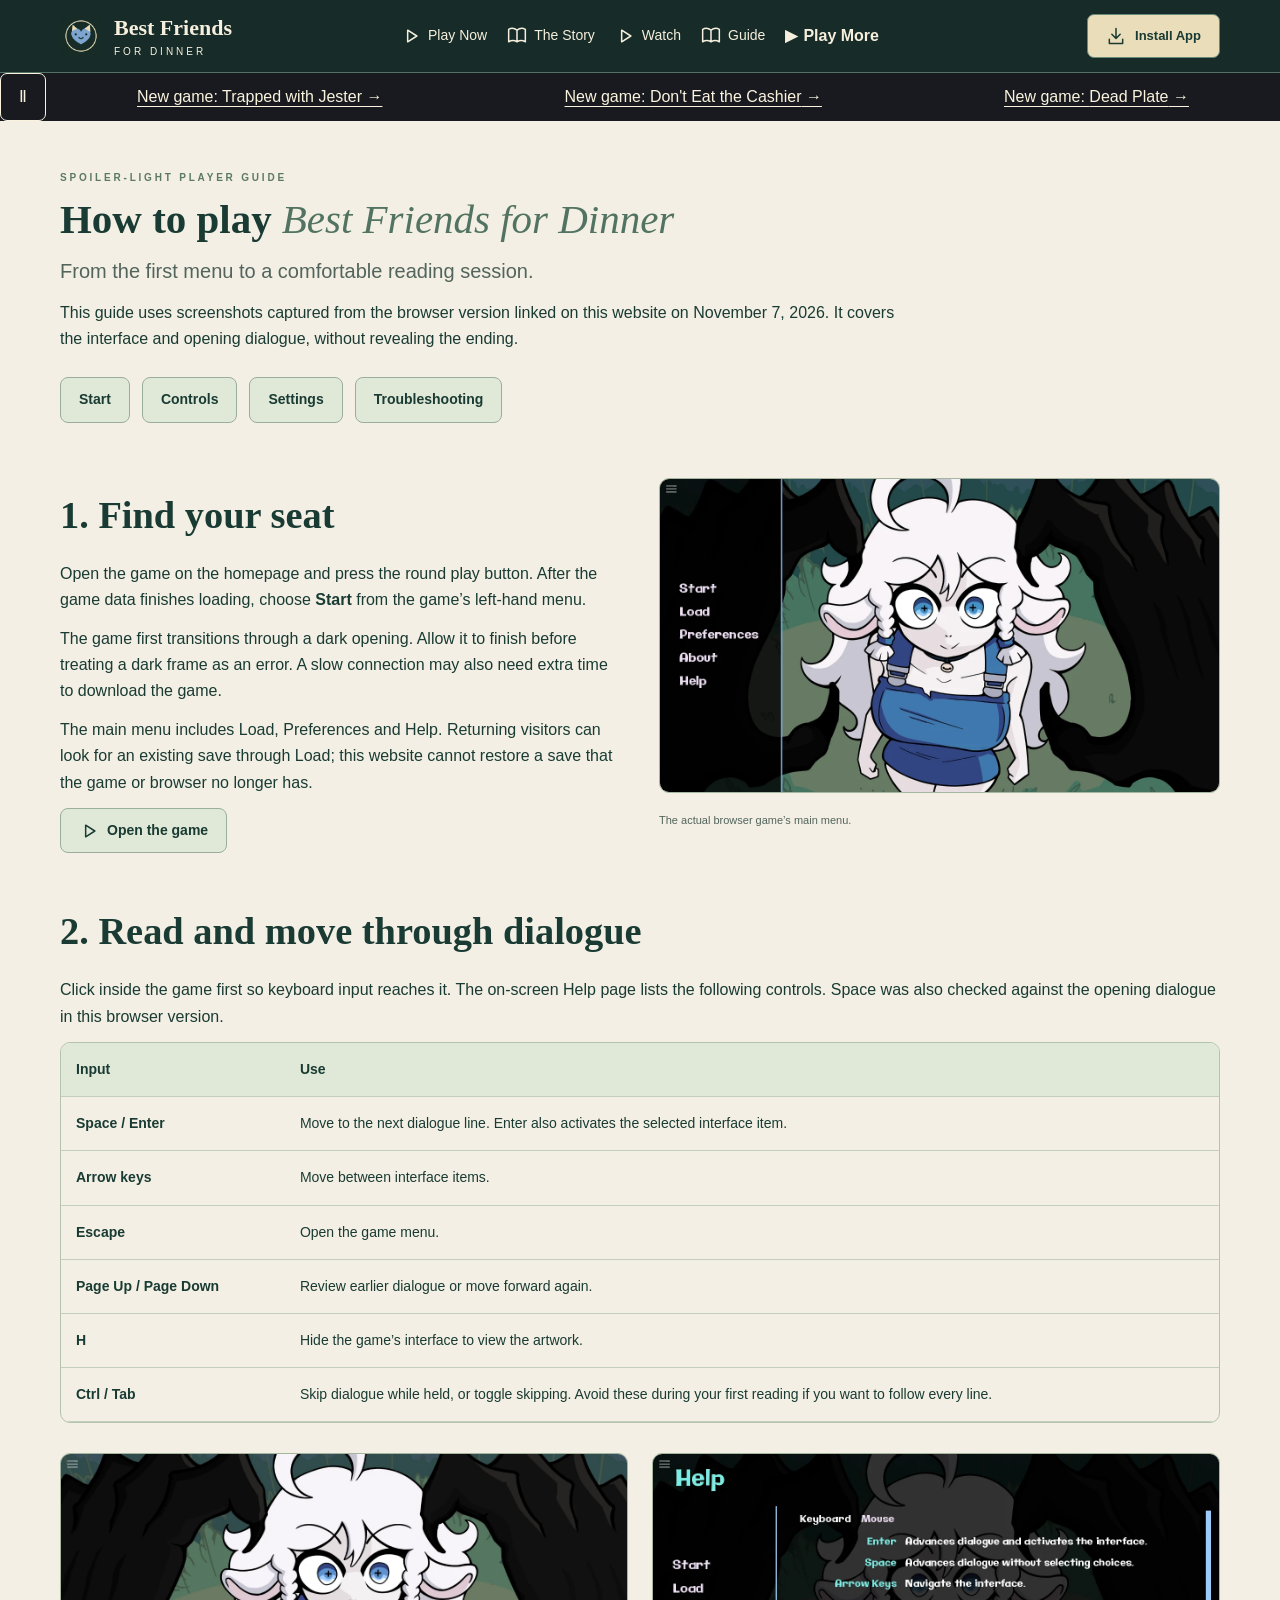
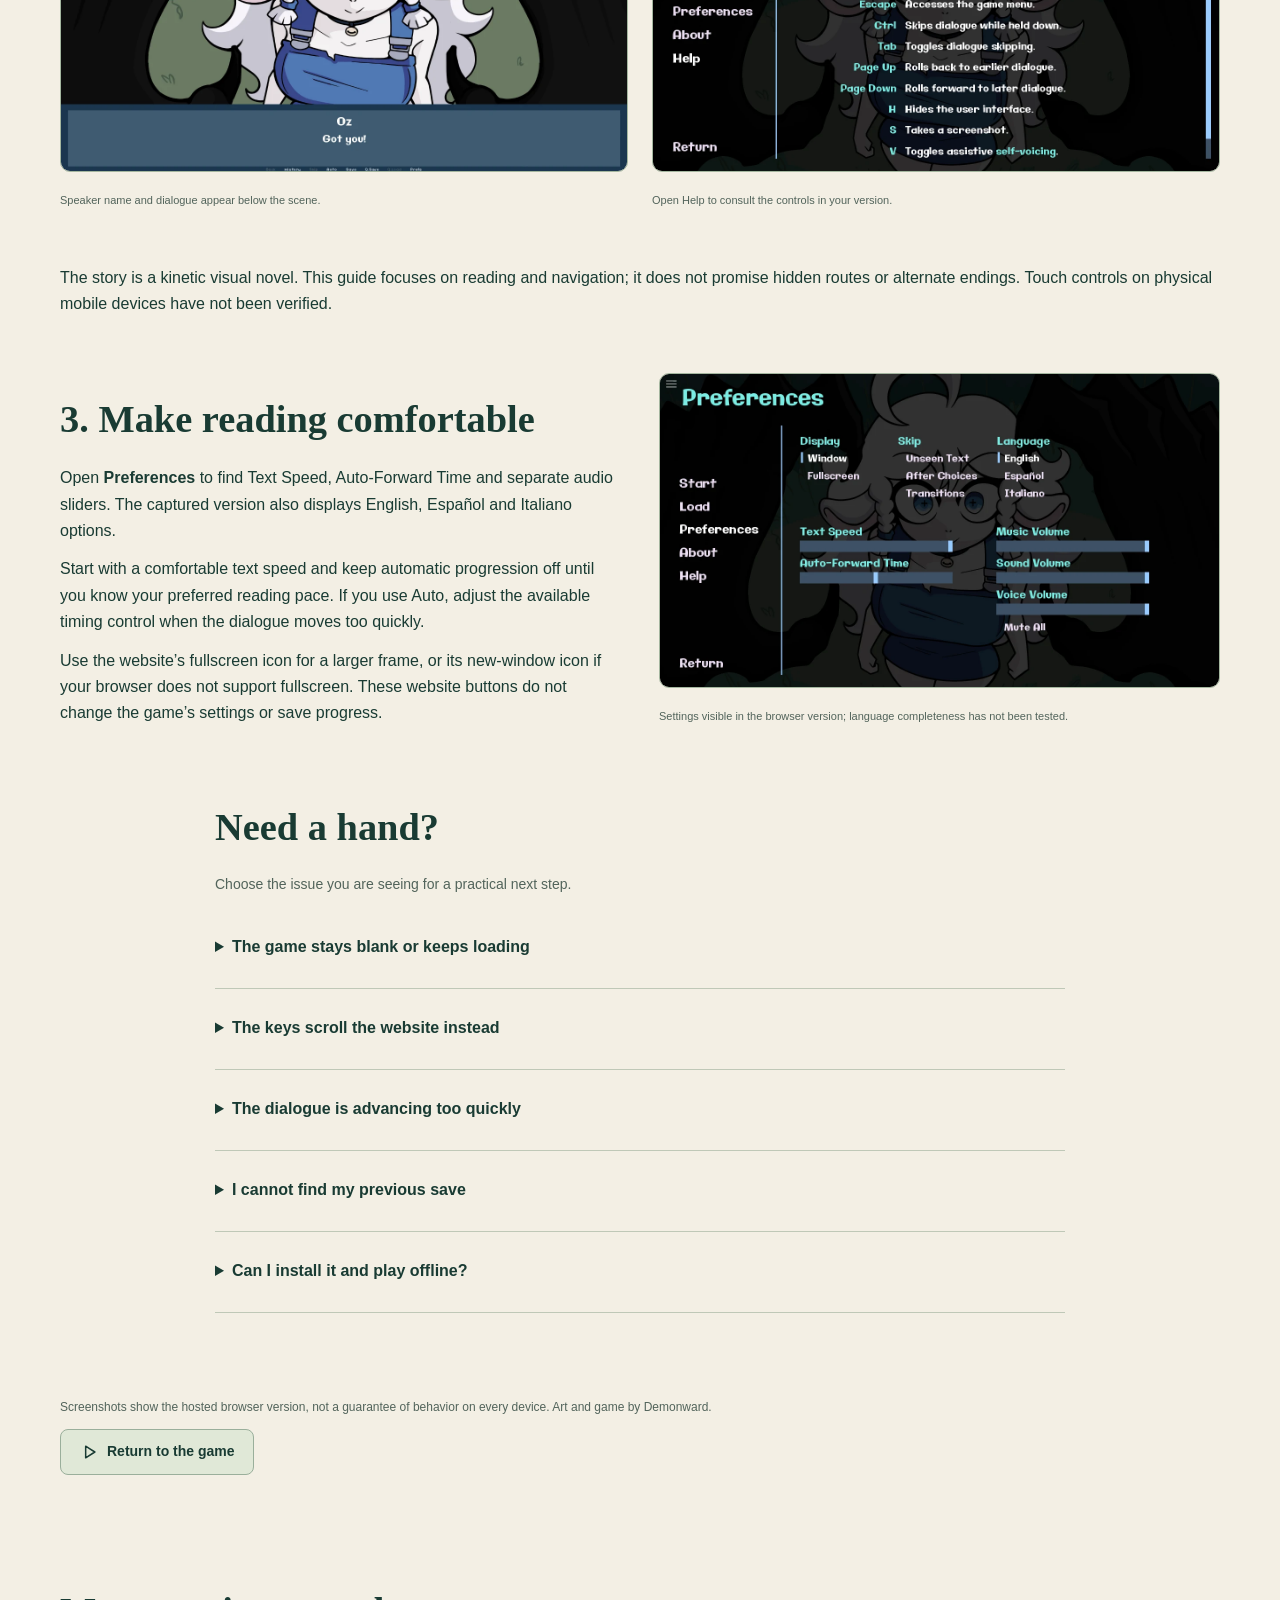
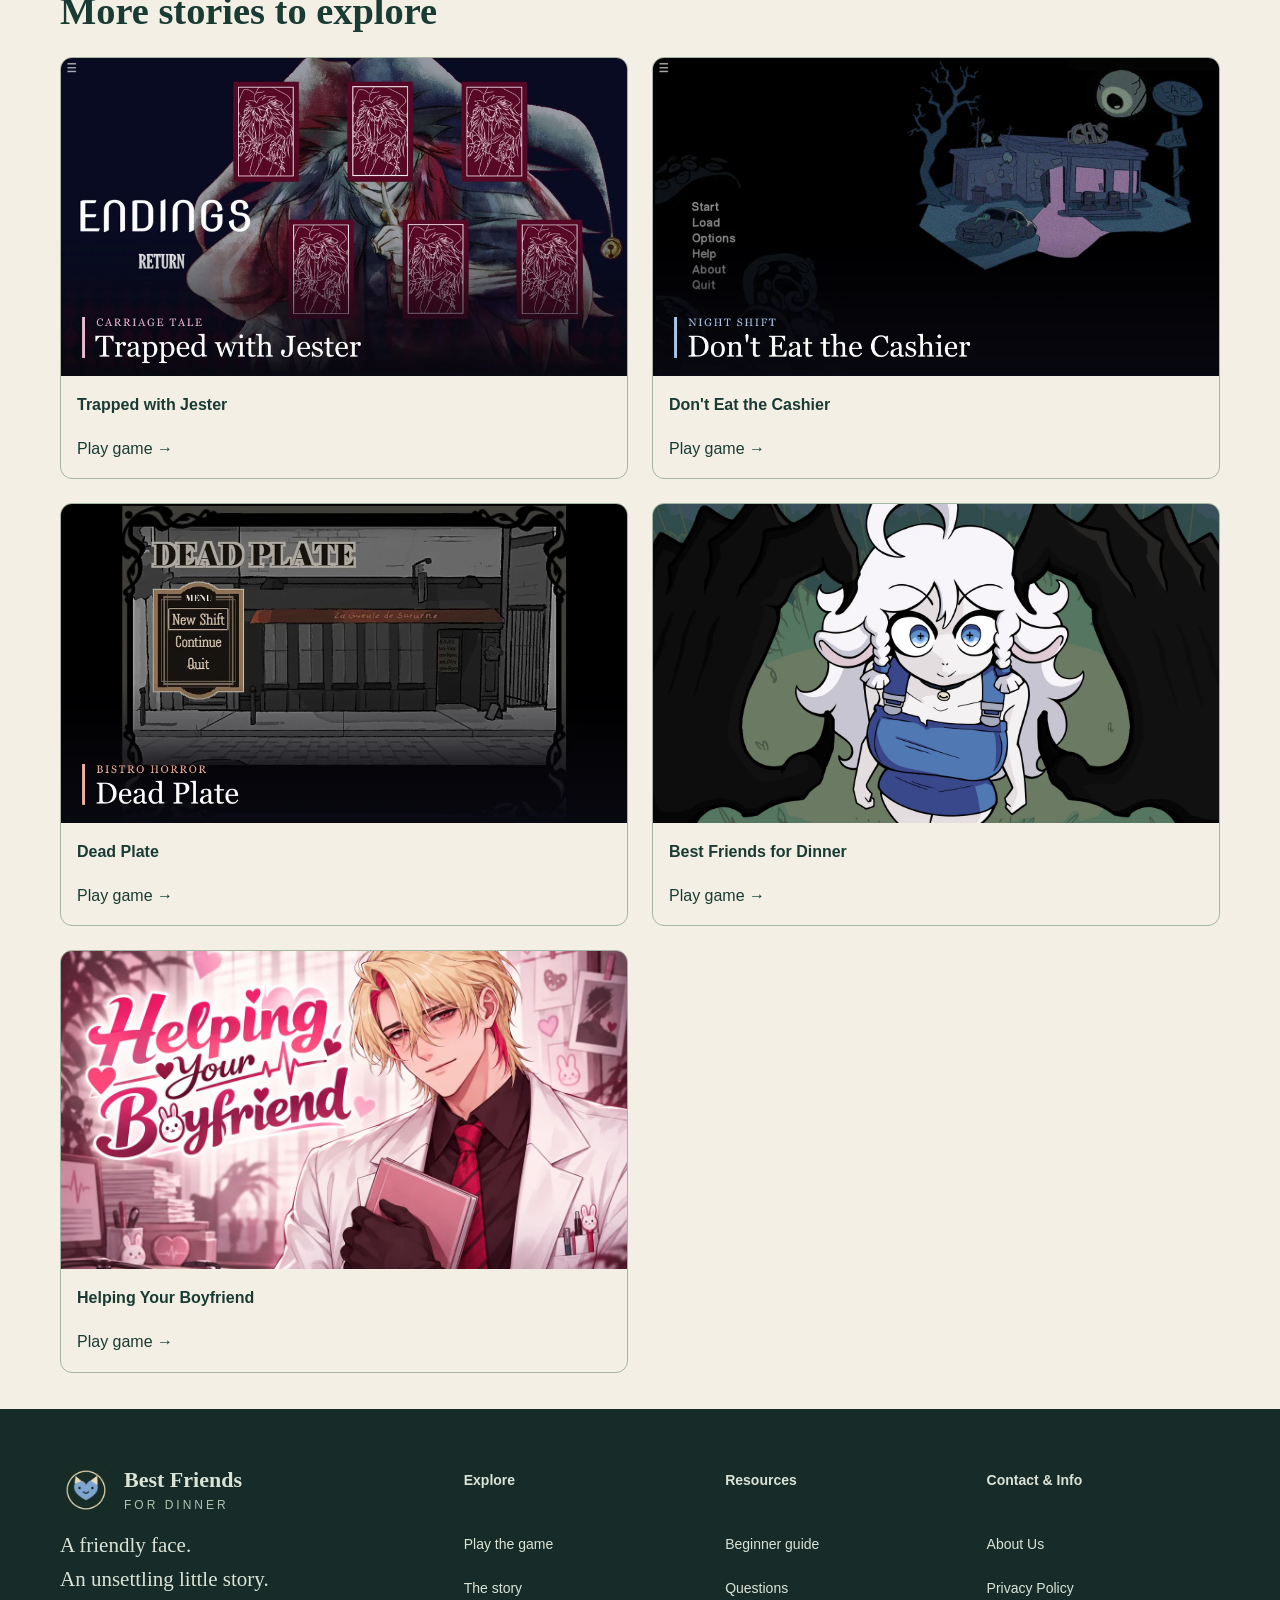
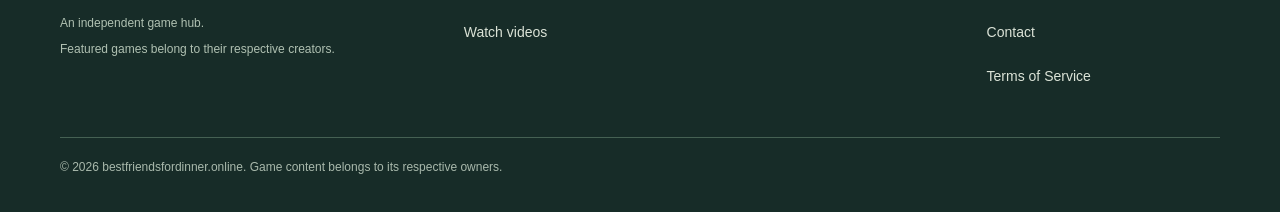
<file: guides/index.html>
<!DOCTYPE html><html lang="en"><head><meta charSet="utf-8"/><meta name="viewport" content="width=device-width, initial-scale=1"/><link rel="preload" as="image" href="/best-friends-for-dinner-logo.webp"/><link rel="preload" as="image" href="/trapped-with-jester-illustrated-cover.webp"/><link rel="preload" as="image" href="/dont-eat-the-cashier-illustrated-cover.webp"/><link rel="preload" as="image" href="/dead-plate-illustrated-cover.webp"/><link rel="preload" as="image" href="/best-friends-for-dinner-cover.webp"/><link rel="preload" as="image" href="/helping-your-boyfriend-cover.webp"/><link rel="preload" href="/best-friends-for-dinner-interface-main-menu.webp" as="image"/><link rel="stylesheet" href="/_next/static/css/b38886ed8d73b061.css" data-precedence="next"/><link rel="preload" as="script" fetchPriority="low" href="/_next/static/chunks/webpack-22f17a05d5ca1784.js"/><script src="/_next/static/chunks/fa220fce-a2ae67357b377627.js" async=""></script><script src="/_next/static/chunks/650-83bfecec2b462406.js" async=""></script><script src="/_next/static/chunks/main-app-3e320964a0427bde.js" async=""></script><script src="/_next/static/chunks/482-200982b02627eb59.js" async=""></script><script src="/_next/static/chunks/app/layout-a5156fbc3a638d1e.js" async=""></script><script src="/_next/static/chunks/app/guides/page-e83ee3ac1268832d.js" async=""></script><link rel="preload" href="https://data.1back.link/js/app.js" as="script"/><title>Beginner Guide &amp; Controls | Best Friends for Dinner</title><meta name="description" content="Start Best Friends for Dinner with a spoiler-light illustrated guide to the menu, dialogue controls, preferences and browser loading issues."/><link rel="manifest" href="/manifest.webmanifest"/><meta name="keywords" content="Best Friends for Dinner guide,Best Friends for Dinner controls,visual novel help"/><link rel="canonical" href="https://bestfriendsfordinner.online/guides/"/><meta property="og:title" content="Beginner Guide &amp; Controls | Best Friends for Dinner"/><meta property="og:description" content="Start Best Friends for Dinner with a spoiler-light illustrated guide to the menu, dialogue controls, preferences and browser loading issues."/><meta property="og:image" content="https://bestfriendsfordinner.online/best-friends-for-dinner-cover.webp"/><meta property="og:type" content="website"/><meta name="twitter:card" content="summary_large_image"/><meta name="twitter:title" content="Beginner Guide &amp; Controls | Best Friends for Dinner"/><meta name="twitter:description" content="Start Best Friends for Dinner with a spoiler-light illustrated guide to the menu, dialogue controls, preferences and browser loading issues."/><meta name="twitter:image" content="https://bestfriendsfordinner.online/best-friends-for-dinner-cover.webp"/><link rel="icon" href="/favicon.png"/><script src="/_next/static/chunks/polyfills-42372ed130431b0a.js" noModule=""></script></head><body><div hidden=""><!--$--><!--/$--></div><a class="skip" href="#main">Skip to content</a><header><div class="wrap nav"><a class="brand" href="/"><img src="/best-friends-for-dinner-logo.webp" width="42" height="42" alt="Sheep and wolf dinner-plate emblem"/><span>Best Friends<small>FOR DINNER</small></span></a><nav aria-label="Main navigation"><a class="play-link" href="/#play"><svg viewBox="0 0 24 24" width="20" height="20" fill="none" stroke="currentColor" stroke-width="1.8" stroke-linecap="round" stroke-linejoin="round" aria-hidden="true"><path d="M8 5l11 7-11 7Z"></path></svg>Play Now</a><a href="/#story"><svg viewBox="0 0 24 24" width="20" height="20" fill="none" stroke="currentColor" stroke-width="1.8" stroke-linecap="round" stroke-linejoin="round" aria-hidden="true"><path d="M12 5Q7 1 2 4v15q5-3 10 0 5-3 10 0V4q-5-3-10 1v14"></path></svg>The Story</a><a href="/#watch"><svg viewBox="0 0 24 24" width="20" height="20" fill="none" stroke="currentColor" stroke-width="1.8" stroke-linecap="round" stroke-linejoin="round" aria-hidden="true"><path d="M8 5l11 7-11 7Z"></path></svg>Watch</a><a href="/guides/"><svg viewBox="0 0 24 24" width="20" height="20" fill="none" stroke="currentColor" stroke-width="1.8" stroke-linecap="round" stroke-linejoin="round" aria-hidden="true"><path d="M12 5Q7 1 2 4v15q5-3 10 0 5-3 10 0V4q-5-3-10 1v14"></path></svg>Guide</a><details class="play-more"><summary><span aria-hidden="true">▶</span> Play More</summary><div><a href="/trapped-with-jester/"><img src="/trapped-with-jester-illustrated-cover.webp" alt="" width="32" height="32"/><span>Trapped with Jester</span></a><a href="/dont-eat-the-cashier/"><img src="/dont-eat-the-cashier-illustrated-cover.webp" alt="" width="32" height="32"/><span>Don&#x27;t Eat the Cashier</span></a><a href="/dead-plate/"><img src="/dead-plate-illustrated-cover.webp" alt="" width="32" height="32"/><span>Dead Plate</span></a><a href="/"><img src="/best-friends-for-dinner-cover.webp" alt="" width="32" height="32"/><span>Best Friends for Dinner</span></a><a href="/helping-your-boyfriend/"><img src="/helping-your-boyfriend-cover.webp" alt="" width="32" height="32"/><span>Helping Your Boyfriend</span></a></div></details></nav><button class="install"><svg viewBox="0 0 24 24" width="20" height="20" fill="none" stroke="currentColor" stroke-width="1.8" stroke-linecap="round" stroke-linejoin="round" aria-hidden="true"><path d="M12 3v12m-5-5 5 5 5-5M4 16v5h16v-5"></path></svg><span>Install App</span></button></div></header><dialog><button class="close icon" aria-label="Close installation help" title="Close"><svg viewBox="0 0 24 24" width="20" height="20" fill="none" stroke="currentColor" stroke-width="1.8" stroke-linecap="round" stroke-linejoin="round" aria-hidden="true"><path d="M6 6l12 12M18 6L6 18"></path></svg></button><h2>Keep a seat saved</h2><p>Install this website for easy return visits. The game and videos still need internet.</p><p>On iPhone or iPad: Share → Add to Home Screen. Elsewhere: use your browser’s install menu, or bookmark this page.</p><button><svg viewBox="0 0 24 24" width="20" height="20" fill="none" stroke="currentColor" stroke-width="1.8" stroke-linecap="round" stroke-linejoin="round" aria-hidden="true"><path d="M8 8h12v13H8zM16 8V3H3v13h5"></path></svg> Copy site link</button><input aria-label="Website address for manual copying" readOnly="" value="https://bestfriendsfordinner.online/"/><p role="status"></p></dialog><aside class="game-news_bar__6TYwA" aria-label="New game announcements"><button type="button" aria-pressed="false" aria-label="Pause announcements">Ⅱ</button><div class="game-news_window__Mjeaj"><div class="game-news_track__Mp1ke"><div class="game-news_group__JCM6_"><a href="/trapped-with-jester/" target="_blank" rel="noopener noreferrer" tabindex="0">New game: <!-- -->Trapped with Jester<!-- --> →</a><a href="/dont-eat-the-cashier/" target="_blank" rel="noopener noreferrer" tabindex="0">New game: <!-- -->Don&#x27;t Eat the Cashier<!-- --> →</a><a href="/dead-plate/" target="_blank" rel="noopener noreferrer" tabindex="0">New game: <!-- -->Dead Plate<!-- --> →</a></div><div class="game-news_group__JCM6_" aria-hidden="true"><a href="/trapped-with-jester/" target="_blank" rel="noopener noreferrer" tabindex="-1">New game: <!-- -->Trapped with Jester<!-- --> →</a><a href="/dont-eat-the-cashier/" target="_blank" rel="noopener noreferrer" tabindex="-1">New game: <!-- -->Don&#x27;t Eat the Cashier<!-- --> →</a><a href="/dead-plate/" target="_blank" rel="noopener noreferrer" tabindex="-1">New game: <!-- -->Dead Plate<!-- --> →</a></div></div></div></aside><main id="main" class="wrap guide-page"><span class="eyebrow">SPOILER-LIGHT PLAYER GUIDE</span><h1>How to play <em>Best Friends for Dinner</em></h1><p class="lead">From the first menu to a comfortable reading session.</p><p>This guide uses screenshots captured from the browser version linked on this website on November 7, 2026. It covers the interface and opening dialogue, without revealing the ending.</p><nav class="guide-toc" aria-label="Guide contents"><a href="#starting">Start</a><a href="#controls">Controls</a><a href="#settings">Settings</a><a href="#troubleshooting">Troubleshooting</a></nav><section id="starting" class="guide-row"><div><h2>1. Find your seat</h2><p>Open the game on the homepage and press the round play button. After the game data finishes loading, choose <strong>Start</strong> from the game’s left-hand menu.</p><p>The game first transitions through a dark opening. Allow it to finish before treating a dark frame as an error. A slow connection may also need extra time to download the game.</p><p>The main menu includes Load, Preferences and Help. Returning visitors can look for an existing save through Load; this website cannot restore a save that the game or browser no longer has.</p><a class="guide-cta" href="/#play"><svg viewBox="0 0 24 24" width="20" height="20" fill="none" stroke="currentColor" stroke-width="1.8" stroke-linecap="round" stroke-linejoin="round" aria-hidden="true"><path d="M8 5l11 7-11 7Z"></path></svg> Open the game</a></div><figure><img src="/best-friends-for-dinner-interface-main-menu.webp" alt="Browser game main menu with Start, Load, Preferences, About and Help" width="1280" height="720"/><figcaption>The actual browser game’s main menu.</figcaption></figure></section><section id="controls"><h2>2. Read and move through dialogue</h2><p>Click inside the game first so keyboard input reaches it. The on-screen Help page lists the following controls. Space was also checked against the opening dialogue in this browser version.</p><div class="controls-table"><table><thead><tr><th scope="col">Input</th><th scope="col">Use</th></tr></thead><tbody><tr><th scope="row">Space / Enter</th><td>Move to the next dialogue line. Enter also activates the selected interface item.</td></tr><tr><th scope="row">Arrow keys</th><td>Move between interface items.</td></tr><tr><th scope="row">Escape</th><td>Open the game menu.</td></tr><tr><th scope="row">Page Up / Page Down</th><td>Review earlier dialogue or move forward again.</td></tr><tr><th scope="row">H</th><td>Hide the game’s interface to view the artwork.</td></tr><tr><th scope="row">Ctrl / Tab</th><td>Skip dialogue while held, or toggle skipping. Avoid these during your first reading if you want to follow every line.</td></tr></tbody></table></div><div class="guide-shots"><figure><img src="/best-friends-for-dinner-interface-dialogue.webp" alt="Opening dialogue showing Oz as speaker above the line Got you" width="1280" height="720" loading="lazy"/><figcaption>Speaker name and dialogue appear below the scene.</figcaption></figure><figure><img src="/best-friends-for-dinner-interface-help.webp" alt="In-game Help page listing keyboard controls" width="1280" height="720" loading="lazy"/><figcaption>Open Help to consult the controls in your version.</figcaption></figure></div><p>The story is a kinetic visual novel. This guide focuses on reading and navigation; it does not promise hidden routes or alternate endings. Touch controls on physical mobile devices have not been verified.</p></section><section id="settings" class="guide-row"><div><h2>3. Make reading comfortable</h2><p>Open <strong>Preferences</strong> to find Text Speed, Auto-Forward Time and separate audio sliders. The captured version also displays English, Español and Italiano options.</p><p>Start with a comfortable text speed and keep automatic progression off until you know your preferred reading pace. If you use Auto, adjust the available timing control when the dialogue moves too quickly.</p><p>Use the website’s fullscreen icon for a larger frame, or its new-window icon if your browser does not support fullscreen. These website buttons do not change the game’s settings or save progress.</p></div><figure><img src="/best-friends-for-dinner-interface-preferences.webp" alt="Preferences showing text speed, auto-forward time, language choices and audio sliders" width="1280" height="720" loading="lazy"/><figcaption>Settings visible in the browser version; language completeness has not been tested.</figcaption></figure></section><section id="troubleshooting" class="faq"><h2>Need a hand?</h2><p>Choose the issue you are seeing for a practical next step.</p><details><summary>The game stays blank or keeps loading</summary><p>Wait for the initial download and opening transition. If it remains stuck, use the new-window button to open the game directly. Check your connection and try a current browser. Reloading may discard unsaved progress; try it only after allowing the original request time to finish.</p></details><details><summary>The keys scroll the website instead</summary><p>Click inside the game, then try Space again. Keyboard input must reach the embedded game rather than the surrounding page. If focus remains troublesome, open the game in a separate tab.</p></details><details><summary>The dialogue is advancing too quickly</summary><p>Check whether Auto or Skip is active in the game’s quick menu. Turn off the active mode and review Preferences. The game’s Help page explains the keyboard shortcuts, including Tab for toggling skipping.</p></details><details><summary>I cannot find my previous save</summary><p>Check Load in the same browser and game address you used before. Private browsing, removed site data, a different device or a changed game host can affect access to local data. The website does not provide account-based save synchronization or recovery.</p></details><details><summary>Can I install it and play offline?</summary><p>Install App adds a convenient website entry point. The external game and YouTube videos still need internet access. For the creator’s desktop release, visit <a href="https://demonward.itch.io/best-friends-for-dinner">Demonward on itch.io</a>.</p></details></section><p class="source-note">Screenshots show the hosted browser version, not a guarantee of behavior on every device. Art and game by Demonward.</p><a class="guide-cta" href="/#play"><svg viewBox="0 0 24 24" width="20" height="20" fill="none" stroke="currentColor" stroke-width="1.8" stroke-linecap="round" stroke-linejoin="round" aria-hidden="true"><path d="M8 5l11 7-11 7Z"></path></svg> Return to the game</a></main><!--$--><!--/$--><section class="wrap more-games"><h2>More stories to explore</h2><div><a href="/trapped-with-jester/"><img src="/trapped-with-jester-illustrated-cover.webp" alt="Trapped with Jester cover" width="640" height="360" loading="lazy"/><strong>Trapped with Jester</strong><span>Play game →</span></a><a href="/dont-eat-the-cashier/"><img src="/dont-eat-the-cashier-illustrated-cover.webp" alt="Don&#x27;t Eat the Cashier cover" width="640" height="360" loading="lazy"/><strong>Don&#x27;t Eat the Cashier</strong><span>Play game →</span></a><a href="/dead-plate/"><img src="/dead-plate-illustrated-cover.webp" alt="Dead Plate cover" width="640" height="360" loading="lazy"/><strong>Dead Plate</strong><span>Play game →</span></a><a href="/"><img src="/best-friends-for-dinner-cover.webp" alt="Best Friends for Dinner cover" width="640" height="360" loading="lazy"/><strong>Best Friends for Dinner</strong><span>Play game →</span></a><a href="/helping-your-boyfriend/"><img src="/helping-your-boyfriend-cover.webp" alt="Helping Your Boyfriend cover" width="640" height="360" loading="lazy"/><strong>Helping Your Boyfriend</strong><span>Play game →</span></a></div></section><footer><div class="wrap footer-main"><div><a class="brand" href="/"><img src="/best-friends-for-dinner-logo.webp" width="52" height="52" alt=""/><span>Best Friends<small>FOR DINNER</small></span></a><p>A friendly face.<br/>An unsettling little story.</p><small>An independent game hub.<br/>Featured games belong to their respective creators.</small></div><div class="footer-links"><nav aria-label="Explore"><h2>Explore</h2><a href="/#play">Play the game</a><a href="/#story">The story</a><a href="/#watch">Watch videos</a></nav><nav aria-label="Resources"><h2>Resources</h2><a href="/guides/">Beginner guide</a><a href="/#faq">Questions</a></nav><nav aria-label="Contact and information"><h2>Contact &amp; Info</h2><a href="/about/">About Us</a><a href="/privacy/">Privacy Policy</a><a href="/contact/">Contact</a><a href="/terms/">Terms of Service</a></nav></div></div><p class="wrap copyright">© 2026 bestfriendsfordinner.online. Game content belongs to its respective owners.</p></footer><script src="/_next/static/chunks/webpack-22f17a05d5ca1784.js" id="_R_" async=""></script><script>(self.__next_f=self.__next_f||[]).push([0])</script><script>self.__next_f.push([1,"1:\"$Sreact.fragment\"\n2:\"static/chunks/482-200982b02627eb59.js\"\n3:\"static/chunks/app/layout-a5156fbc3a638d1e.js\"\n4:I[351,[\"482\",\"$2\",\"177\",\"$3\"],\"default\"]\n5:I[781,[],\"\"]\n6:I[6617,[],\"\"]\n7:I[5869,[\"482\",\"$2\",\"177\",\"$3\"],\"\"]\nb:\"static/chunks/app/guides/page-e83ee3ac1268832d.js\"\nc:I[482,[\"482\",\"$2\",\"6\",\"$b\"],\"Icon\"]\n18:\"ViewportBoundary\"\n19:I[4016,[],\"$18\"]\n1b:\"MetadataBoundary\"\n1c:I[4016,[],\"$1b\"]\n1d:\"$Sreact.suspense\"\n1f:I[719,[],\"default\",1]\n:HL[\"/_next/static/css/b38886ed8d73b061.css\",\"style\"]\n:HL[\"/best-friends-for-dinner-interface-main-menu.webp\",\"image\"]\n9:X\na:[[\"children\",{\"s\":\"__PAGE__\",\"h\":512,\"d\":{\"r\":[\"$\",\"$1\",\"c\",{\"children\":[[\"$\",\"main\",null,{\"id\":\"main\",\"className\":\"wrap guide-page\",\"children\":[[\"$\",\"span\",null,{\"className\":\"eyebrow\",\"children\":\"SPOILER-LIGHT PLAYER GUIDE\"}],[\"$\",\"h1\",null,{\"children\":[\"How to play \",[\"$\",\"em\",null,{\"children\":\"Best Friends for Dinner\"}]]}],[\"$\",\"p\",null,{\"className\":\"lead\",\"children\":\"From the first menu to a comfortable reading session.\"}],[\"$\",\"p\",null,{\"children\":\"This guide uses screenshots captured from the browser version linked on this website on November 7, 2026. It covers the interface and opening dialogue, without revealing the ending.\"}],[\"$\",\"nav\",null,{\"className\":\"guide-toc\",\"aria-label\":\"Guide contents\",\"children\":[[\"$\",\"a\",null,{\"href\":\"#starting\",\"children\":\"Start\"}],[\"$\",\"a\",null,{\"href\":\"#controls\",\"children\":\"Controls\"}],[\"$\",\"a\",null,{\"href\":\"#settings\",\"children\":\"Settings\"}],[\"$\",\"a\",null,{\"href\":\"#troubleshooting\",\"children\":\"Troubleshooting\"}]]}],[\"$\",\"section\",null,{\"id\":\"starting\",\"className\":\"guide-row\",\"children\":[[\"$\",\"div\",null,{\"children\":[[\"$\",\"h2\",null,{\"children\":\"1. Find your seat\"}],[\"$\",\"p\",null,{\"children\":[\"Open the game on the homepage and press the round play button. After the game data finishes loading, choose \",[\"$\",\"strong\",null,{\"children\":\"Start\"}],\" from the game’s left-hand menu.\"]}],[\"$\",\"p\",null,{\"children\":\"The game first transitions through a dark opening. Allow it to finish before treating a dark frame as an error. A slow connection may also need extra time to download the game.\"}],[\"$\",\"p\",null,{\"children\":\"The main menu includes Load, Preferences and Help. Returning visitors can look for an existing save through Load; this website cannot restore a save that the game or browser no longer has.\"}],[\"$\",\"a\",null,{\"className\":\"guide-cta\",\"href\":\"/#play\",\"children\":[[\"$\",\"$Lc\",null,{\"kind\":\"play\"}],\" Open the game\"]}]]}],[\"$\",\"figure\",null,{\"children\":[[\"$\",\"img\",null,{\"src\":\"/best-friends-for-dinner-interface-main-menu.webp\",\"alt\":\"Browser game main menu with Start, Load, Preferences, About and Help\",\"width\":\"1280\",\"height\":\"720\"}],[\"$\",\"figcaption\",null,{\"children\":\"The actual browser game’s main menu.\"}]]}]]}],[\"$\",\"section\",null,{\"id\":\"controls\",\"children\":[[\"$\",\"h2\",null,{\"children\":\"2. Read and move through dialogue\"}],[\"$\",\"p\",null,{\"children\":\"Click inside the game first so keyboard input reaches it. The on-screen Help page lists the following controls. Space was also checked against the opening dialogue in this browser version.\"}],[\"$\",\"div\",null,{\"className\":\"controls-table\",\"children\":[\"$\",\"table\",null,{\"children\":[[\"$\",\"thead\",null,{\"children\":[\"$\",\"tr\",null,{\"children\":[[\"$\",\"th\",null,{\"scope\":\"col\",\"children\":\"Input\"}],[\"$\",\"th\",null,{\"scope\":\"col\",\"children\":\"Use\"}]]}]}],[\"$\",\"tbody\",null,{\"children\":[[\"$\",\"tr\",null,{\"children\":[[\"$\",\"th\",null,{\"scope\":\"row\",\"children\":\"Space / Enter\"}],[\"$\",\"td\",null,{\"children\":\"Move to the next dialogue line. Enter also activates the selected interface item.\"}]]}],[\"$\",\"tr\",null,{\"children\":[[\"$\",\"th\",null,{\"scope\":\"row\",\"children\":\"Arrow keys\"}],[\"$\",\"td\",null,{\"children\":\"Move between interface items.\"}]]}],[\"$\",\"tr\",null,{\"children\":[[\"$\",\"th\",null,{\"scope\":\"row\",\"children\":\"Escape\"}],\"$Ld\"]}],\"$Le\",\"$Lf\",\"$L10\"]}]]}]}],\"$L11\",\"$L12\"]}],\"$L13\",\"$L14\",\"$L15\",\"$L16\"]}],null,\"$L17\"]}],\"p\":false,\"v\":null}}]]\n8:[[\"children\",{\"s\":\"guides\",\"h\":512,\"d\":{\"r\":[\"$\",\"$1\",\"c\",{\"children\":[null,[\"$\",\"$L5\",null,{\"parallelRouterKey\":\"children\",\"error\":\"$undefined\",\"errorStyles\":\"$undefined\",\"errorScripts\":\"$undefined\",\"template\":[\"$\",\"$L6\",null,{}],\"templateStyles\":\"$undefined\",\"templateScripts\":\"$undefined\",\"notFound\":\"$undefined\",\"forbidden\":\"$undefined\",\"unauthorized\":\"$undefined\"}]]}],\"p\":false,\"v\":\"$9\"},\"c\":\"$Qa\"}]]\n0:{\"P\":null,\"c\":[\"\",\"guides\",\"\"],\"q\":\"\",\"i\":false,\"t\":{\"t\":{\"s\":\"\",\"h\":528,\"d\":{\"r\":[\"$\",\"$1\",\"c\",{\"children\":[[[\"$\",\"link\",\"0\",{\"rel\":\"stylesheet\",\"href\":\"/_next/static/css/b38886ed8d73b061.css\",\"precedence\":\"next\",\"crossOrigin\":\"$undefined\",\"nonce\":\"$undefined\"}]],[\"$\",\"html\",null,{\"lang\":\"en\",\"children\":[\"$\",\"body\",null,{\"children\":[[\"$\",\"a\",null,{\"className\":\"skip\",\"href\":\"#main\",\"children\":\"Skip to content\"}],[\"$\",\"$L4\",null,{\"children\":[\"$\",\"$L5\",null,{\"parallelRouterKey\":\"children\",\"error\":\"$undefined\",\"errorStyles\":\"$undefined\",\"errorScripts\":\"$undefined\",\"template\":[\"$\",\"$L6\",null,{}],\"templateStyles\":\"$undefined\",\"templateScripts\":\"$undefined\",\"notFound\":[[\"$\",\"main\",null,{\"id\":\"main\",\"className\":\"wrap document\",\"children\":[[\"$\",\"h1\",null,{\"children\":\"A seat is missing.\"}],[\"$\",\"p\",null,{\"children\":\"This page could not be found.\"}],[\"$\",\"a\",null,{\"href\":\"/\",\"children\":\"Return to the game →\"}]]}],[]],\"forbidden\":\"$undefined\",\"unauthorized\":\"$undefined\"}]}],[\"$\",\"$L7\",null,{\"src\":\"https://data.1back.link/js/app.js\",\"data-domain\":\"bestfriendsfordinner.online\",\"data-api\":\"https://data.1back.link/api/send\",\"strategy\":\"afterInteractive\"}]]}]}]]}],\"p\":false,\"v\":null},\"c\":\"$Q8\"},\"h\":{\"r\":[\"$\",\"$1\",\"h\",{\"children\":[null,[\"$\",\"$L19\",null,{\"children\":\"$L1a\"}],[\"$\",\"$L1c\",null,{\"children\":[[\"$\",\"div\",null,{\"hidden\":true,\"children\":[\"$\",\"$1d\",null,{\"name\":\"Next.Metadata\",\"children\":\"$L1e\"}]}],null]}],null]}],\"p\":false,\"v\":null}},\"m\":\"$undefined\",\"G\":[\"$1f\",[]],\"S\":true,\"r\":\"$undefined\",\"s\":\"$undefined\",\"a\":\"$undefined\",\"l\":\"$undefined\",\"p\":\"$undefined\",\"d\":\"$undefined\",\"b\":\"zdKtFDJPn85tqJwG26Mq4\"}\n20:I[4016,[],\"OutletBoundary\"]\n9:C\nd:[\"$\",\"td\",null,{\"children\":\"Open the game menu.\"}]\ne:[\"$\",\"tr\",null,{\"children\":[[\"$\",\"th\",null,{\"scope\":\"row\",\"children\":\"Page Up / Page Down\"}],[\"$\",\"td\",null,{\"children\":\"Review earlier dialogue or move forward again.\"}]]}]\nf:[\"$\",\"tr\",null,{\"children\":[[\"$\",\"th\",null,{\"scope\":\"row\",\"children\":\"H\"}],[\"$\",\"td\",null,{\"children\":\"Hide the game’s interface to view the artwork.\"}]]}]\n10:[\"$\",\"tr\",null,{\"children\":[[\"$\",\"th\",null,{\"scope\":\"row\",\"children\":\"Ctrl / Tab\"}],[\"$\",\"td\",null,{\"children\":\"Skip dialogue while held, or toggle skipping. Avoid these during your first reading if you want to follow every line.\"}]]}]\n11:[\"$\",\"div\",null,{\"className\":\"guide-shots\",\"children\":[[\"$\",\"figure\",null,{\"children\":[[\"$\",\"img\",null,{\"src\":\"/best-friends-for-dinner-interface-dialogue.webp\",\"alt\":\"Opening dialogue showing Oz as speaker above the line Got you\",\"width\":\"1280\",\"height\":\"720\",\"loading\":\"lazy\"}],[\"$\",\"figcaption\",null,{\"children\":\"Speaker name and dialogue appear below the scene.\"}]]}],[\"$\",\"figure\",null,{\"children\":[[\"$\",\"img\",null,{\"src\":\"/best-friends-for-dinner-interface-help.webp\",\"alt\":\"In-game Help page listing keyboard controls\",\"width\":\"1280\",\"height\":\"720\",\"loading\":\"lazy\"}],[\"$\",\"figcaption\",null,{\"children\":\"Open Help to consult the controls in your version.\"}]]}]]}]\n12:[\"$\",\"p\",null,{\"children\":\"The story is a kinetic visual novel. This guide focuses on reading and navigation; it does not promise hidden routes or alternate endings. Touch controls on physical mobile devices have not been verified.\"}]\n13:[\"$\",\"section\",null,{\"id\":\"settings\",\"className\":\"guide-row\",\"children\":[[\"$\",\"div\",null,{\"children\":[[\"$\",\"h2\",null,{\"children\":\"3. Make reading comfortable\"}],[\"$\",\"p\",null,{\"children\":[\"Open \",[\"$\",\"strong\",null,{\"children\":\"Preferences\"}],\" to find Text Speed, Auto-Forward Time and separate audio sliders. The captured version also displays English, Español and Italiano options.\"]}],[\"$\",\"p\",null,{\"children\":\"Start with a comfortable text speed and keep automatic progression off until you know your preferred reading pace. If you use Auto, adjust the available timing control when the dialogue moves too quickly.\"}],[\"$\",\"p\",null,{\"children\":\"Use the website’s fullscreen icon for a larger frame, or its new-window icon if your browser does not support fullscreen. These website buttons do not change the game’s settings or save progress.\"}]]}],[\"$\",\"figure\",null,{\"children\":[[\"$\",\"img\",null,{\"src\":\"/best-friends-for-dinner-interface-preferences.webp\",\"alt\":\"Preferences showing text speed, auto-forward time, language choices and audio sliders\",\"width\":\"1280\",\"height\":\"720\",\"loading\":\"lazy\"}],[\"$\",\"figcaption\",null,{\"children\":\"Settings visible in the browser version; language completeness has not been tested.\"}]]}]]}]\n14:[\"$\",\"section\",null,{\"id\":\"troubleshooting\",\"className\":\"faq\",\"children\":[[\"$\",\"h2\",null,{\"children\":\"Need a hand?\"}],[\"$\",\"p\",null,{\"children\":\"Choose the issue you are seeing for a practical next step.\"}],[\"$\",\"details\",null,{\"children\":[[\"$\",\"summary\",null,{\"children\":\"The game stays blank or keeps loading\"}],[\"$\",\"p\",null,{\"children\":\"Wait for the initial download and opening transition. If it remains stuck, use the new-window button to open the game directly. Check your connection and try a current browser. Reloading may discard unsaved progress; try it only after allowing the original request time to finish.\"}]]}],[\"$\",\"details\",null,{\"children\":[[\"$\",\"summary\",null,{\"children\":\"The keys scroll the website instead\"}],[\"$\",\"p\",null,{\"children\":\"Click inside the game, then try Space again. Keyboard input must reach the embedded game rather than the surrounding page. If focus remains troublesome, open the game in a separate tab.\"}]]}],[\"$\",\"details\",null,{\"children\":[[\"$\",\"summary\",null,{\"children\":\"The dialogue is advancing too quickly\"}],[\"$\",\"p\",null,{\"children\":\"Check whether Auto or Skip is active in the game’s quick menu. Turn off the active mode and review Preferences. The game’s Help page explains the keyboard shortcuts, including Tab for toggling skipping.\"}]]}],[\"$\",\"details\",null,{\"children\":[[\"$\",\"summary\",null,{\"children\":\"I cannot find my previous save\"}],[\"$\",\"p\",null,{\"children\":\"Check Load in the same browser and game address you used before. Private browsing, removed site data, a different device or a changed game host can affect access to local data. The website does not provide account-based save synchronization or recovery.\"}]]}],[\"$\",\"details\",null,{\"children\":[[\"$\",\"summary\",null,{\"children\":\"Can I install it and play offline?\"}],[\"$\",\"p\",null,{\"children\":[\"Install App adds a convenient website entry point. The external game and YouTube videos still need internet access. For the creator’s desktop release, visit \",[\"$\",\"a\",null,{\"href\":\"https://demonward.itch.io/best-friends-for-dinner\",\"children\":\"Demonward on itch.io\"}],\".\"]}]]}]]}]\n15:[\"$\",\"p\",null,{\"className\":\"source-note\",\"children\":\"Screenshots show the hosted browser version, not a guarantee of behavior on every device. Art and game by Demonward.\"}]\n16:[\"$\",\"a\",null,{\"className\":\"guide-cta\",\"href\":\"/#play\",\"children\":[[\"$\",\"$Lc\",null,{\"kind\":\"play\"}],\" Return to the game\"]}]\n17:[\"$\",\"$L20\",null,{\"children\":[\"$\",\"$1d\",null,{\"name\":\"Next.MetadataOutlet\",\"children\":\"$@21\"}]}]\n1a:[[\"$\",\"meta\",\"0\",{\"charSet\":\"utf-8\"}],[\"$\",\"meta\",\"1\",{\"name\":\"viewport\",\"content\":\"width=device-width, initial-scale=1\"}]]\n22:I[5865,[],\"IconMark\"]\n1e:[[\"$\",\"title\",\"0\",{\"children\":\"Beginner Guide \u0026 Controls | Best Friends for Dinner\"}],[\"$\",\"meta\",\"1\",{\"name\":\"description\",\"content\":\"Start Best Friends for Dinner with a spoiler-light illustrated guide to the menu, dialogue controls, preferences and browser loading issues.\"}],[\"$\",\"link\",\"2\",{\"rel\":\"manifest\",\"href\":\"/manifest.webmanifest\",\"crossOrigin\":\"$undefined\"}],[\"$\",\"meta\",\"3\",{\"name\":\"keywords\",\"content\":\"Best Friends for Dinner guide,Best Friends for Dinner controls,visual novel help\"}],[\"$\",\"link\",\"4\",{\"rel\":\"canonical\",\"href\":\"https://bestfriendsfordinner.online/guides/\"}],[\"$\",\"meta\",\"5\",{\"property\":\"og:title\",\"content\":\"Beginner Guide \u0026 Controls | Best Friends for Dinner\"}],[\"$\",\"meta\",\"6\",{\"property\":\"og:description\",\"content\":\"Start Best Friends for Dinner with a spoiler-light illustrated guide to the menu, dialogue controls, preferences and browser loading issues.\"}],[\"$\",\"meta\",\"7\",{\"property\":\"og:image\",\"content\":\"https://bestfriendsfordinner.online/best-friends-for-dinner-cover.webp\"}],[\"$\",\"meta\",\"8\",{\"property\":\"og:type\",\"content\":\"website\"}],[\"$\",\"meta\",\"9\",{\"name\":\"twitter:card\",\"content\":\"summary_large_image\"}],[\"$\",\"meta\",\"10\",{\"name\":\"twitter:title\",\"content\":\"Beginner Guide \u0026 Controls | Best Friends for Dinner\"}],[\"$\",\"meta\",\"11\",{\"name\":\"twitter:description\",\"content\":\"Start Best Friends for Dinner with a spoiler-light illustrated guide to the menu, dialogue controls, preferences and browser loading issues.\"}],[\"$\",\"meta\",\"12\",{\"name\":\"twitter:image\",\"content\":\"https://bestfriendsfordinner.online/best-friends-for-dinner-cover.webp\"}],[\"$\",\"link\",\"13\",{\"rel\":\"icon\",\"href\":\"/favicon.png\"}],[\"$\",\"$L22\",\"14\",{}]]\n21:null\n"])</script></body></html>
</file>
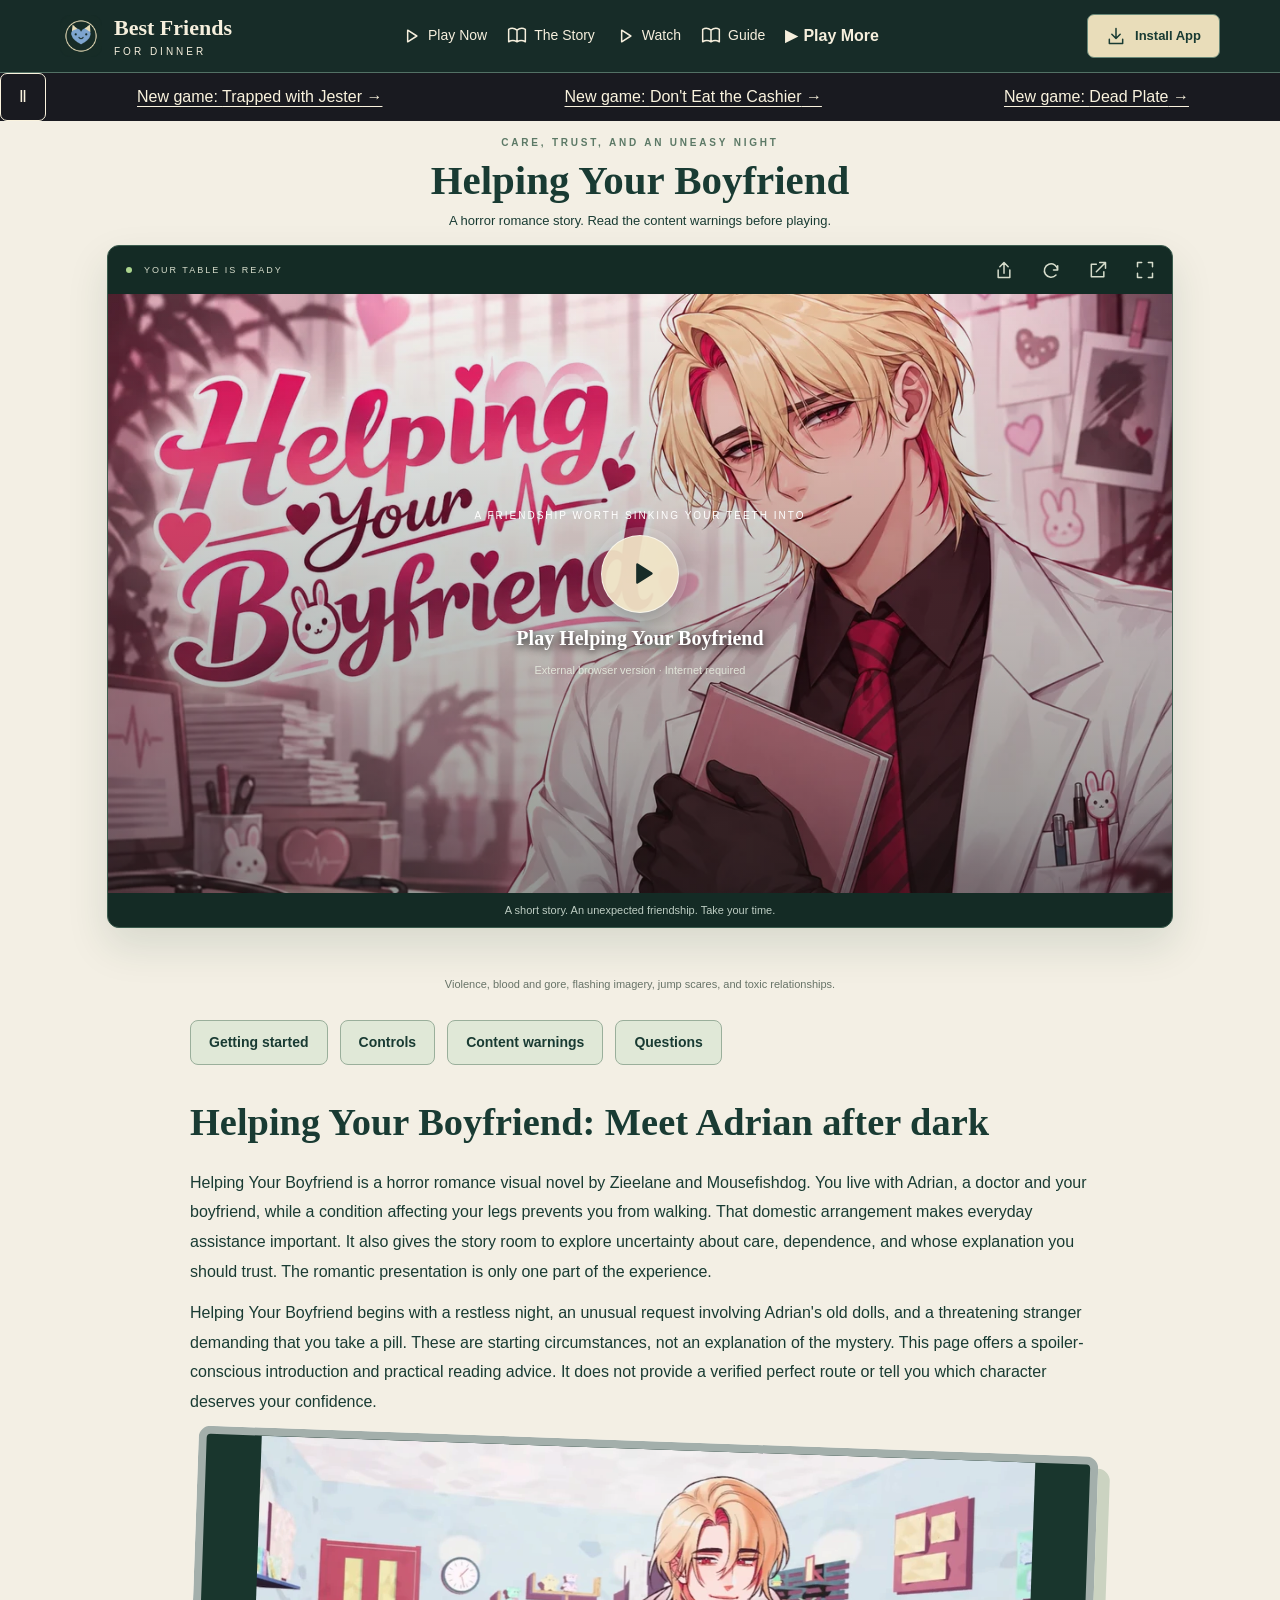
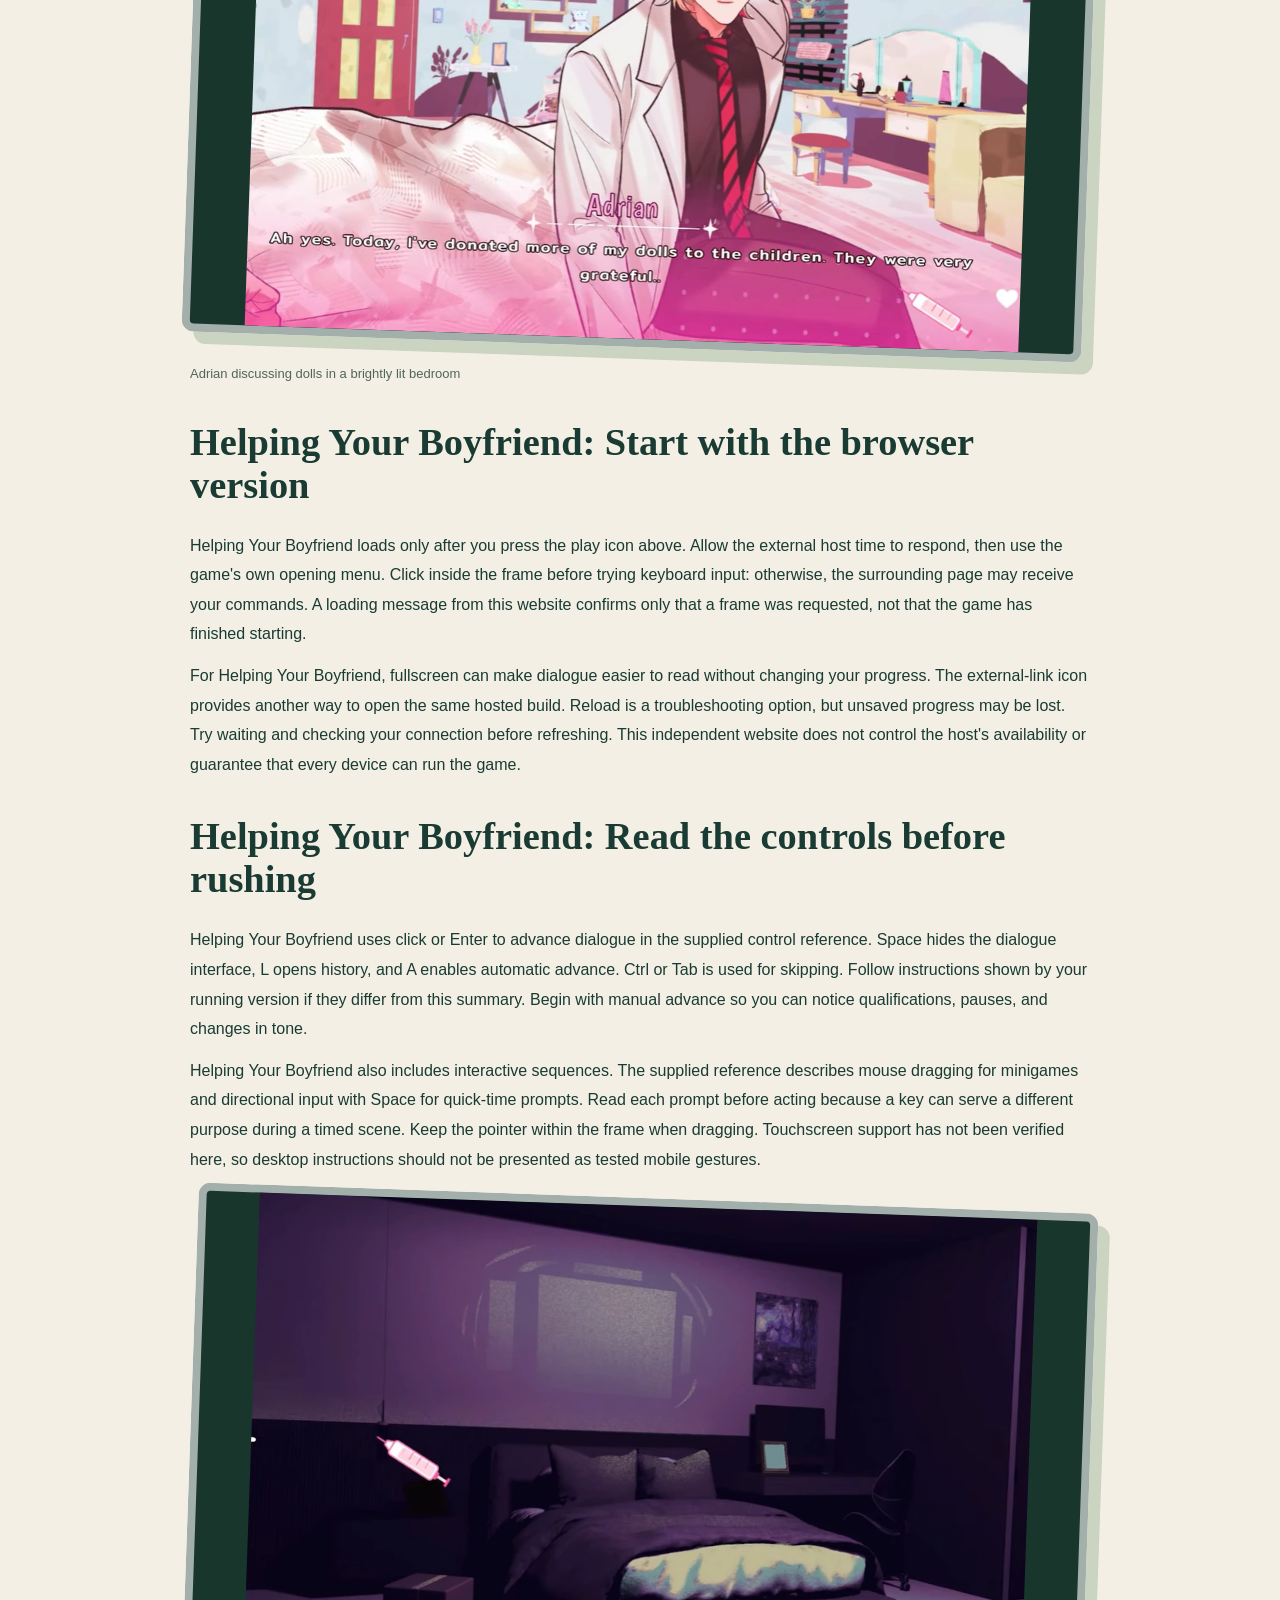
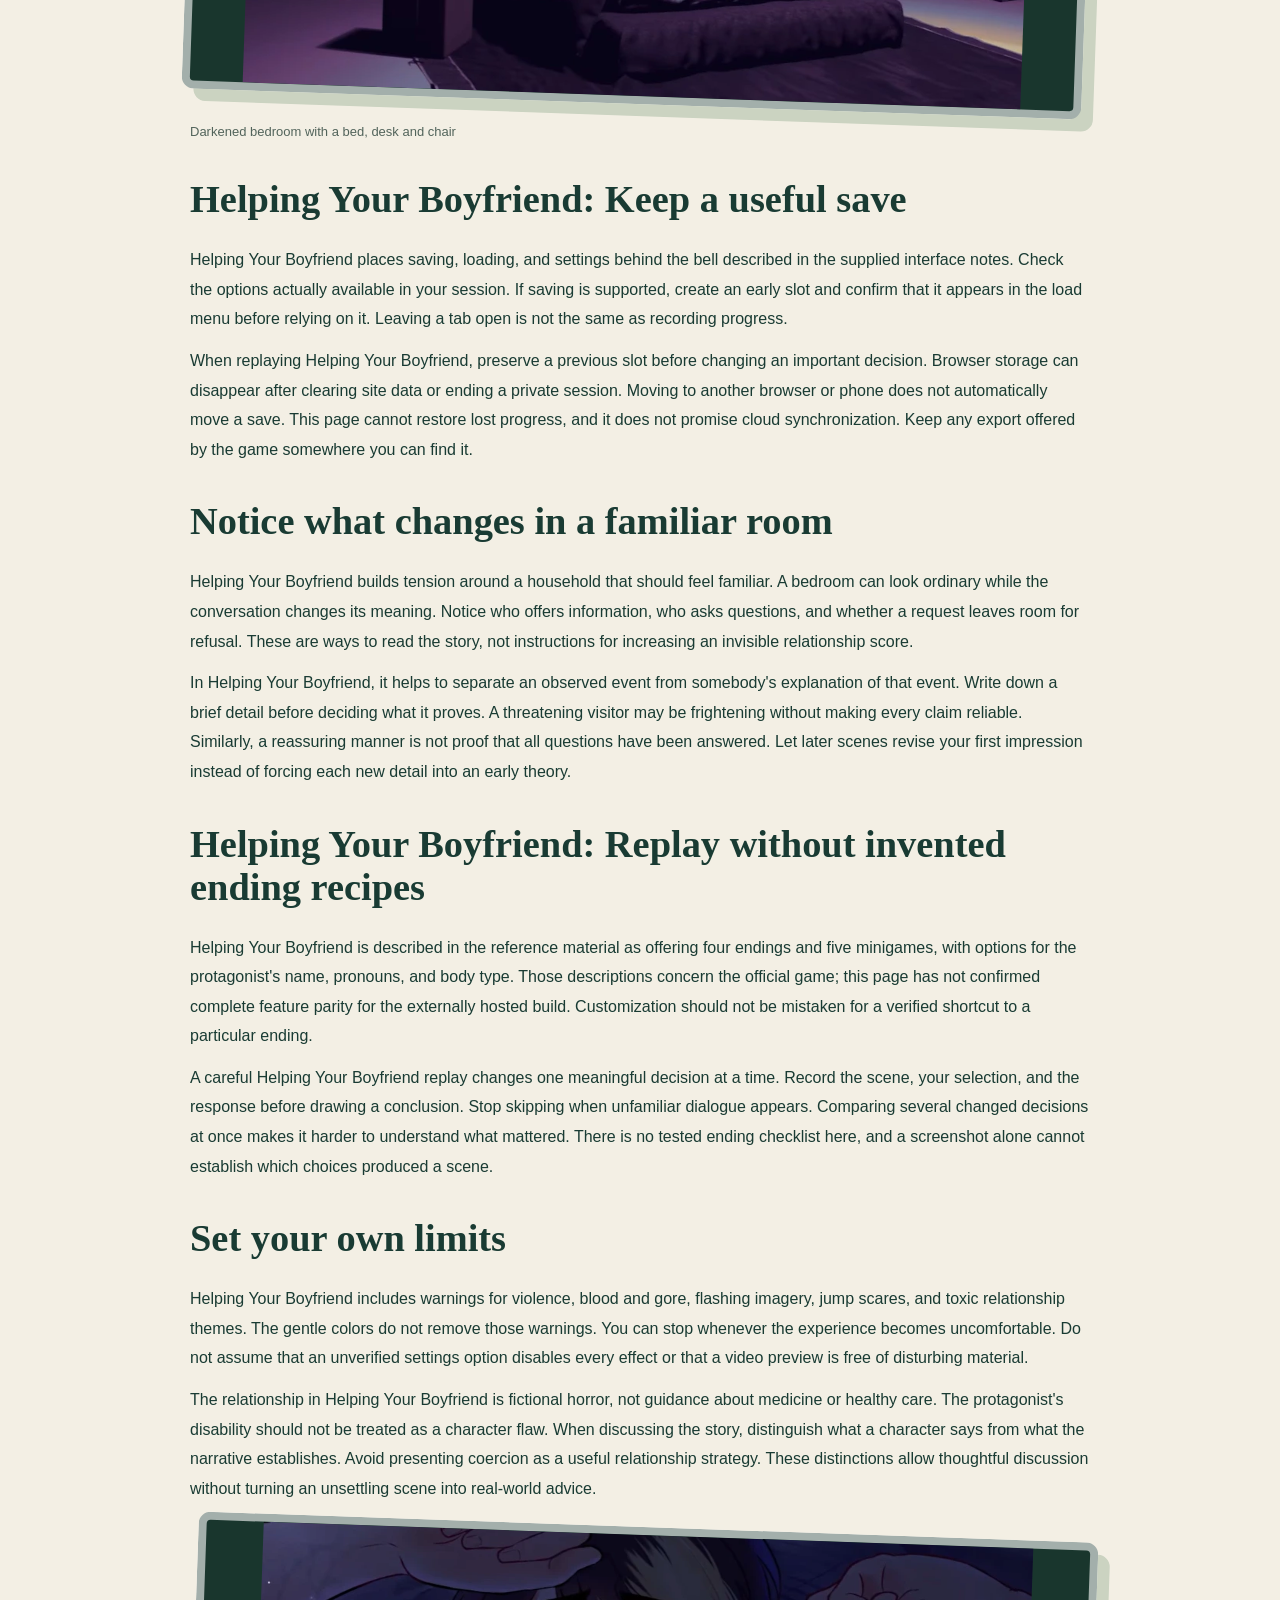
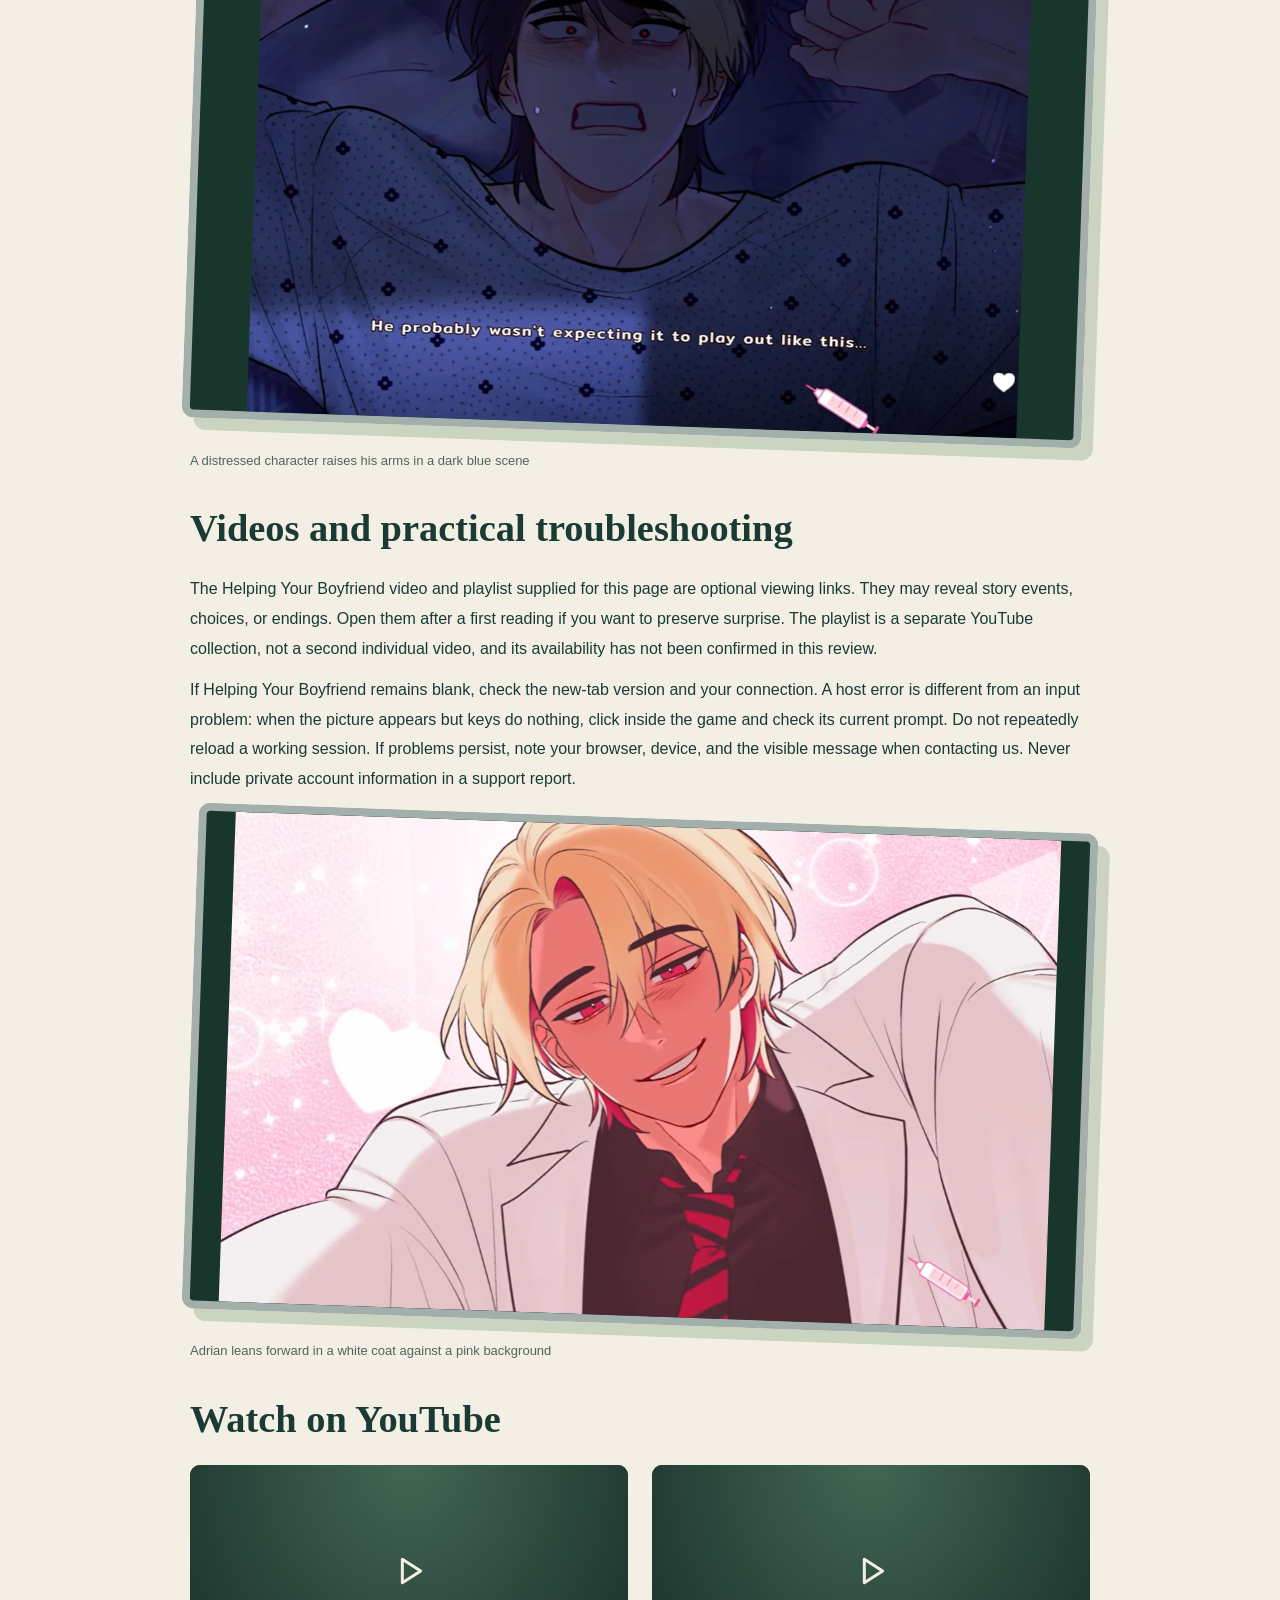
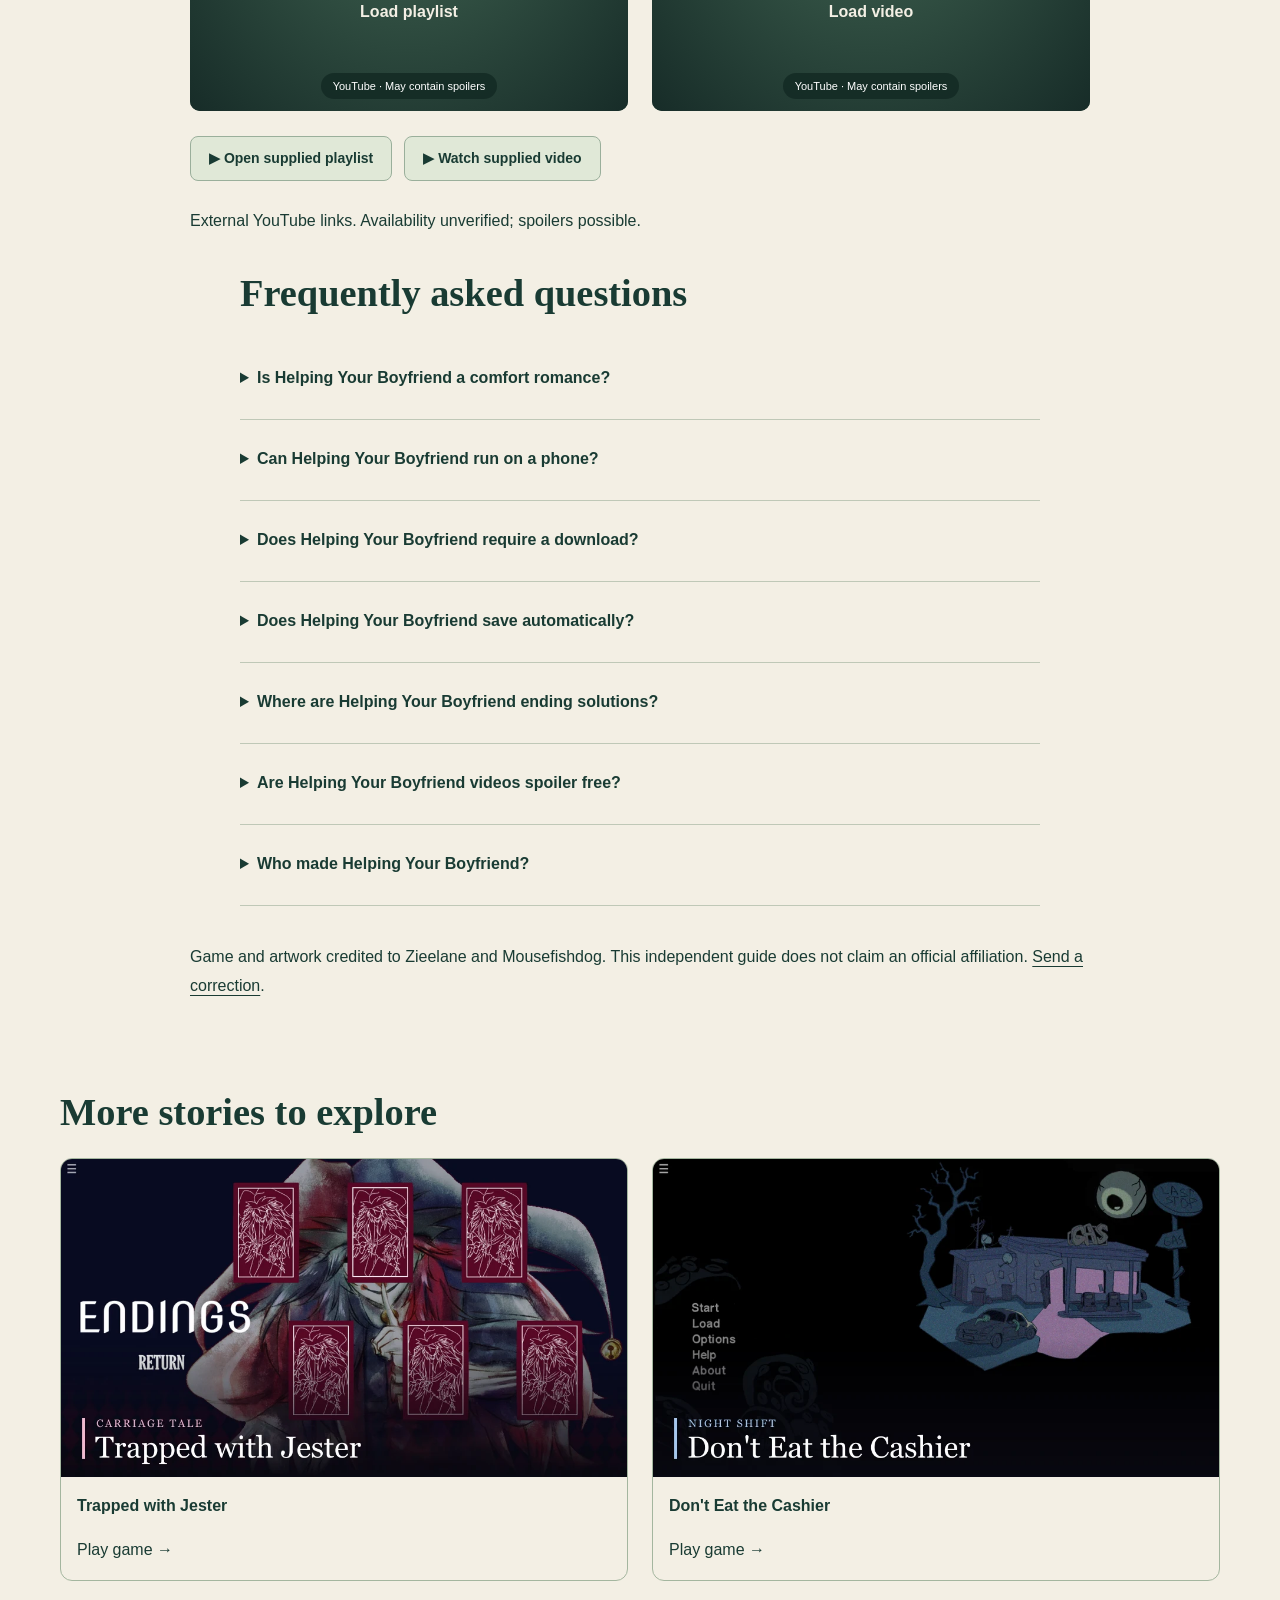
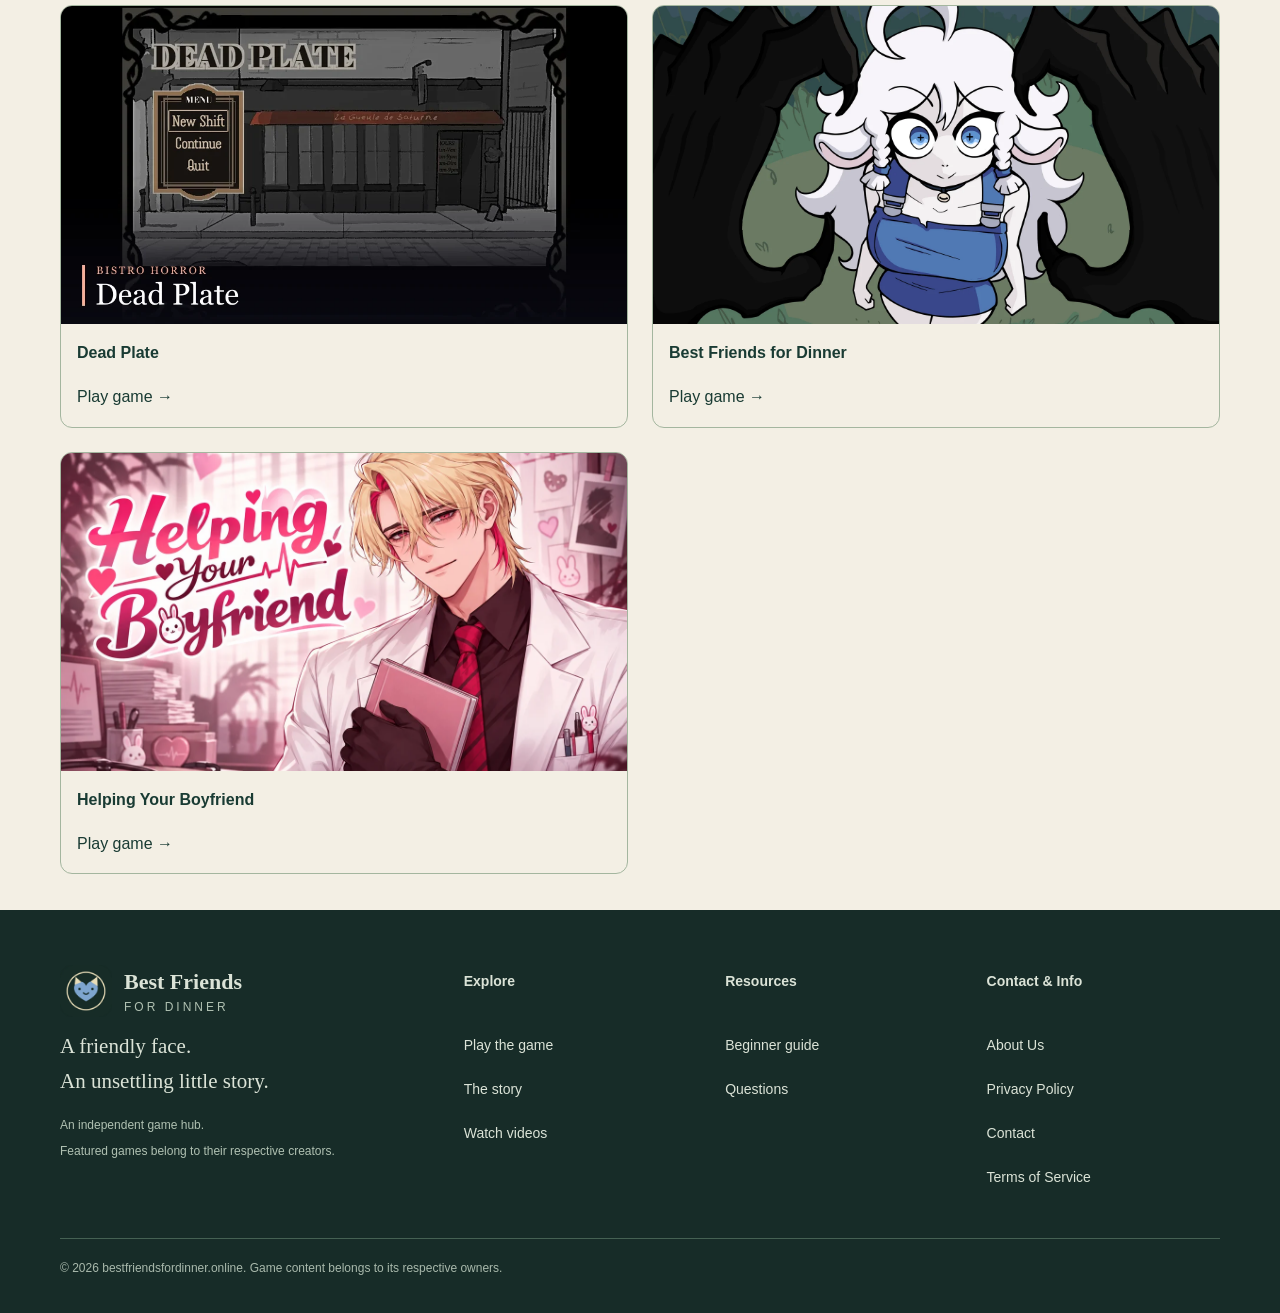
<file: helping-your-boyfriend/index.html>
<!DOCTYPE html><html lang="en"><head><meta charSet="utf-8"/><meta name="viewport" content="width=device-width, initial-scale=1"/><link rel="preload" as="image" href="/best-friends-for-dinner-logo.webp"/><link rel="preload" as="image" href="/trapped-with-jester-illustrated-cover.webp"/><link rel="preload" as="image" href="/dont-eat-the-cashier-illustrated-cover.webp"/><link rel="preload" as="image" href="/dead-plate-illustrated-cover.webp"/><link rel="preload" as="image" href="/best-friends-for-dinner-cover.webp"/><link rel="preload" as="image" href="/helping-your-boyfriend-cover.webp"/><link rel="stylesheet" href="/_next/static/css/b38886ed8d73b061.css" data-precedence="next"/><link rel="preload" as="script" fetchPriority="low" href="/_next/static/chunks/webpack-22f17a05d5ca1784.js"/><script src="/_next/static/chunks/fa220fce-a2ae67357b377627.js" async=""></script><script src="/_next/static/chunks/650-83bfecec2b462406.js" async=""></script><script src="/_next/static/chunks/main-app-3e320964a0427bde.js" async=""></script><script src="/_next/static/chunks/482-200982b02627eb59.js" async=""></script><script src="/_next/static/chunks/app/layout-a5156fbc3a638d1e.js" async=""></script><script src="/_next/static/chunks/app/helping-your-boyfriend/page-272e37b56f855d6a.js" async=""></script><link rel="preload" href="https://data.1back.link/js/app.js" as="script"/><title>Helping Your Boyfriend — Play Online &amp; Beginner Guide | Best Friends for Dinner</title><meta name="description" content="Play Helping Your Boyfriend online: meet Adrian, read controls and horror warnings, explore illustrated beginner advice, and find the supplied videos."/><link rel="manifest" href="/manifest.webmanifest"/><meta name="keywords" content="Helping Your Boyfriend,Helping Your Boyfriend online,Helping Your Boyfriend guide"/><link rel="canonical" href="https://bestfriendsfordinner.online/helping-your-boyfriend/"/><meta property="og:title" content="Helping Your Boyfriend"/><meta property="og:description" content="Play Helping Your Boyfriend online: meet Adrian, read controls and horror warnings, explore illustrated beginner advice, and find the supplied videos."/><meta property="og:url" content="https://bestfriendsfordinner.online/helping-your-boyfriend/"/><meta property="og:image" content="https://bestfriendsfordinner.online/helping-your-boyfriend-cover.webp"/><meta name="twitter:card" content="summary_large_image"/><meta name="twitter:title" content="Helping Your Boyfriend"/><meta name="twitter:description" content="Play Helping Your Boyfriend online: meet Adrian, read controls and horror warnings, explore illustrated beginner advice, and find the supplied videos."/><meta name="twitter:image" content="https://bestfriendsfordinner.online/helping-your-boyfriend-cover.webp"/><link rel="icon" href="/favicon.png"/><script src="/_next/static/chunks/polyfills-42372ed130431b0a.js" noModule=""></script></head><body><div hidden=""><!--$--><!--/$--></div><a class="skip" href="#main">Skip to content</a><header><div class="wrap nav"><a class="brand" href="/"><img src="/best-friends-for-dinner-logo.webp" width="42" height="42" alt="Sheep and wolf dinner-plate emblem"/><span>Best Friends<small>FOR DINNER</small></span></a><nav aria-label="Main navigation"><a class="play-link" href="/#play"><svg viewBox="0 0 24 24" width="20" height="20" fill="none" stroke="currentColor" stroke-width="1.8" stroke-linecap="round" stroke-linejoin="round" aria-hidden="true"><path d="M8 5l11 7-11 7Z"></path></svg>Play Now</a><a href="/#story"><svg viewBox="0 0 24 24" width="20" height="20" fill="none" stroke="currentColor" stroke-width="1.8" stroke-linecap="round" stroke-linejoin="round" aria-hidden="true"><path d="M12 5Q7 1 2 4v15q5-3 10 0 5-3 10 0V4q-5-3-10 1v14"></path></svg>The Story</a><a href="/#watch"><svg viewBox="0 0 24 24" width="20" height="20" fill="none" stroke="currentColor" stroke-width="1.8" stroke-linecap="round" stroke-linejoin="round" aria-hidden="true"><path d="M8 5l11 7-11 7Z"></path></svg>Watch</a><a href="/guides/"><svg viewBox="0 0 24 24" width="20" height="20" fill="none" stroke="currentColor" stroke-width="1.8" stroke-linecap="round" stroke-linejoin="round" aria-hidden="true"><path d="M12 5Q7 1 2 4v15q5-3 10 0 5-3 10 0V4q-5-3-10 1v14"></path></svg>Guide</a><details class="play-more"><summary><span aria-hidden="true">▶</span> Play More</summary><div><a href="/trapped-with-jester/"><img src="/trapped-with-jester-illustrated-cover.webp" alt="" width="32" height="32"/><span>Trapped with Jester</span></a><a href="/dont-eat-the-cashier/"><img src="/dont-eat-the-cashier-illustrated-cover.webp" alt="" width="32" height="32"/><span>Don&#x27;t Eat the Cashier</span></a><a href="/dead-plate/"><img src="/dead-plate-illustrated-cover.webp" alt="" width="32" height="32"/><span>Dead Plate</span></a><a href="/"><img src="/best-friends-for-dinner-cover.webp" alt="" width="32" height="32"/><span>Best Friends for Dinner</span></a><a href="/helping-your-boyfriend/"><img src="/helping-your-boyfriend-cover.webp" alt="" width="32" height="32"/><span>Helping Your Boyfriend</span></a></div></details></nav><button class="install"><svg viewBox="0 0 24 24" width="20" height="20" fill="none" stroke="currentColor" stroke-width="1.8" stroke-linecap="round" stroke-linejoin="round" aria-hidden="true"><path d="M12 3v12m-5-5 5 5 5-5M4 16v5h16v-5"></path></svg><span>Install App</span></button></div></header><dialog><button class="close icon" aria-label="Close installation help" title="Close"><svg viewBox="0 0 24 24" width="20" height="20" fill="none" stroke="currentColor" stroke-width="1.8" stroke-linecap="round" stroke-linejoin="round" aria-hidden="true"><path d="M6 6l12 12M18 6L6 18"></path></svg></button><h2>Keep a seat saved</h2><p>Install this website for easy return visits. The game and videos still need internet.</p><p>On iPhone or iPad: Share → Add to Home Screen. Elsewhere: use your browser’s install menu, or bookmark this page.</p><button><svg viewBox="0 0 24 24" width="20" height="20" fill="none" stroke="currentColor" stroke-width="1.8" stroke-linecap="round" stroke-linejoin="round" aria-hidden="true"><path d="M8 8h12v13H8zM16 8V3H3v13h5"></path></svg> Copy site link</button><input aria-label="Website address for manual copying" readOnly="" value="https://bestfriendsfordinner.online/"/><p role="status"></p></dialog><aside class="game-news_bar__6TYwA" aria-label="New game announcements"><button type="button" aria-pressed="false" aria-label="Pause announcements">Ⅱ</button><div class="game-news_window__Mjeaj"><div class="game-news_track__Mp1ke"><div class="game-news_group__JCM6_"><a href="/trapped-with-jester/" target="_blank" rel="noopener noreferrer" tabindex="0">New game: <!-- -->Trapped with Jester<!-- --> →</a><a href="/dont-eat-the-cashier/" target="_blank" rel="noopener noreferrer" tabindex="0">New game: <!-- -->Don&#x27;t Eat the Cashier<!-- --> →</a><a href="/dead-plate/" target="_blank" rel="noopener noreferrer" tabindex="0">New game: <!-- -->Dead Plate<!-- --> →</a></div><div class="game-news_group__JCM6_" aria-hidden="true"><a href="/trapped-with-jester/" target="_blank" rel="noopener noreferrer" tabindex="-1">New game: <!-- -->Trapped with Jester<!-- --> →</a><a href="/dont-eat-the-cashier/" target="_blank" rel="noopener noreferrer" tabindex="-1">New game: <!-- -->Don&#x27;t Eat the Cashier<!-- --> →</a><a href="/dead-plate/" target="_blank" rel="noopener noreferrer" tabindex="-1">New game: <!-- -->Dead Plate<!-- --> →</a></div></div></div></aside><main id="main"><section class="intro wrap"><span class="eyebrow">CARE, TRUST, AND AN UNEASY NIGHT</span><h1>Helping Your Boyfriend</h1><p>A horror romance story. Read the content warnings before playing.</p></section><section id="play" class="game-wrap"><div class="game-top"><span><i></i> YOUR TABLE IS READY</span><div class="tools"><button class="icon" aria-label="Share website link" title="Share website link"><svg viewBox="0 0 24 24" width="20" height="20" fill="none" stroke="currentColor" stroke-width="1.8" stroke-linecap="round" stroke-linejoin="round" aria-hidden="true"><path d="M12 16V3m-5 5 5-5 5 5M5 12v9h14v-9"></path></svg></button><button class="icon" aria-label="Reload game" title="Reload game (unsaved progress may be lost)"><svg viewBox="0 0 24 24" width="20" height="20" fill="none" stroke="currentColor" stroke-width="1.8" stroke-linecap="round" stroke-linejoin="round" aria-hidden="true"><path d="M20 7v5h-5M20 12a8 8 0 1 0-2 6"></path></svg></button><a class="icon" href="https://static.kingdomofmarionettes.org/games/helping-your-boyfriend/index.html" target="_blank" rel="noopener noreferrer" aria-label="Open game in new tab" title="Open game in new tab"><svg viewBox="0 0 24 24" width="20" height="20" fill="none" stroke="currentColor" stroke-width="1.8" stroke-linecap="round" stroke-linejoin="round" aria-hidden="true"><path d="M14 3h7v7M21 3L10 14M10 5H4v15h15v-6"></path></svg></a><button class="icon" aria-label="Fullscreen game" title="Fullscreen game"><svg viewBox="0 0 24 24" width="20" height="20" fill="none" stroke="currentColor" stroke-width="1.8" stroke-linecap="round" stroke-linejoin="round" aria-hidden="true"><path d="M8 3H3v5m13-5h5v5M3 16v5h5m13-5v5h-5"></path></svg></button></div></div><div class="game"><img src="/helping-your-boyfriend-cover.webp" width="1280" height="720" alt="Helping Your Boyfriend cover artwork"/><div class="start"><span>A FRIENDSHIP WORTH SINKING YOUR TEETH INTO</span><button class="launch-orb" aria-label="Play Helping Your Boyfriend" title="Play Helping Your Boyfriend"><svg viewBox="0 0 24 24" width="20" height="20" fill="none" stroke="currentColor" stroke-width="1.8" stroke-linecap="round" stroke-linejoin="round" aria-hidden="true"><path d="M8 5l11 7-11 7Z"></path></svg></button><strong class="launch-caption">Play <!-- -->Helping Your Boyfriend</strong><small>External browser version · Internet required</small></div></div><p class="game-status" role="status">A short story. An unexpected friendship. Take your time.</p></section><article class="wrap boyfriend-article"><p class="warning">Violence, blood and gore, flashing imagery, jump scares, and toxic relationships.</p><nav class="guide-toc" aria-label="On this page"><a href="#chapter-1">Getting started</a><a href="#chapter-2">Controls</a><a href="#chapter-6">Content warnings</a><a href="#questions">Questions</a></nav><section id="chapter-0"><h2>Helping Your Boyfriend: Meet Adrian after dark</h2><p>Helping Your Boyfriend is a horror romance visual novel by Zieelane and Mousefishdog. You live with Adrian, a doctor and your boyfriend, while a condition affecting your legs prevents you from walking. That domestic arrangement makes everyday assistance important. It also gives the story room to explore uncertainty about care, dependence, and whose explanation you should trust. The romantic presentation is only one part of the experience.</p><p>Helping Your Boyfriend begins with a restless night, an unusual request involving Adrian&#x27;s old dolls, and a threatening stranger demanding that you take a pill. These are starting circumstances, not an explanation of the mystery. This page offers a spoiler-conscious introduction and practical reading advice. It does not provide a verified perfect route or tell you which character deserves your confidence.</p><figure><img src="/helping-your-boyfriend-4.webp" alt="Adrian discussing dolls in a brightly lit bedroom" width="1280" height="720" loading="lazy"/><figcaption>Adrian discussing dolls in a brightly lit bedroom</figcaption></figure></section><section id="chapter-1"><h2>Helping Your Boyfriend: Start with the browser version</h2><p>Helping Your Boyfriend loads only after you press the play icon above. Allow the external host time to respond, then use the game&#x27;s own opening menu. Click inside the frame before trying keyboard input: otherwise, the surrounding page may receive your commands. A loading message from this website confirms only that a frame was requested, not that the game has finished starting.</p><p>For Helping Your Boyfriend, fullscreen can make dialogue easier to read without changing your progress. The external-link icon provides another way to open the same hosted build. Reload is a troubleshooting option, but unsaved progress may be lost. Try waiting and checking your connection before refreshing. This independent website does not control the host&#x27;s availability or guarantee that every device can run the game.</p></section><section id="chapter-2"><h2>Helping Your Boyfriend: Read the controls before rushing</h2><p>Helping Your Boyfriend uses click or Enter to advance dialogue in the supplied control reference. Space hides the dialogue interface, L opens history, and A enables automatic advance. Ctrl or Tab is used for skipping. Follow instructions shown by your running version if they differ from this summary. Begin with manual advance so you can notice qualifications, pauses, and changes in tone.</p><p>Helping Your Boyfriend also includes interactive sequences. The supplied reference describes mouse dragging for minigames and directional input with Space for quick-time prompts. Read each prompt before acting because a key can serve a different purpose during a timed scene. Keep the pointer within the frame when dragging. Touchscreen support has not been verified here, so desktop instructions should not be presented as tested mobile gestures.</p><figure><img src="/helping-your-boyfriend-8.webp" alt="Darkened bedroom with a bed, desk and chair" width="1280" height="720" loading="lazy"/><figcaption>Darkened bedroom with a bed, desk and chair</figcaption></figure></section><section id="chapter-3"><h2>Helping Your Boyfriend: Keep a useful save</h2><p>Helping Your Boyfriend places saving, loading, and settings behind the bell described in the supplied interface notes. Check the options actually available in your session. If saving is supported, create an early slot and confirm that it appears in the load menu before relying on it. Leaving a tab open is not the same as recording progress.</p><p>When replaying Helping Your Boyfriend, preserve a previous slot before changing an important decision. Browser storage can disappear after clearing site data or ending a private session. Moving to another browser or phone does not automatically move a save. This page cannot restore lost progress, and it does not promise cloud synchronization. Keep any export offered by the game somewhere you can find it.</p></section><section id="chapter-4"><h2>Notice what changes in a familiar room</h2><p>Helping Your Boyfriend builds tension around a household that should feel familiar. A bedroom can look ordinary while the conversation changes its meaning. Notice who offers information, who asks questions, and whether a request leaves room for refusal. These are ways to read the story, not instructions for increasing an invisible relationship score.</p><p>In Helping Your Boyfriend, it helps to separate an observed event from somebody&#x27;s explanation of that event. Write down a brief detail before deciding what it proves. A threatening visitor may be frightening without making every claim reliable. Similarly, a reassuring manner is not proof that all questions have been answered. Let later scenes revise your first impression instead of forcing each new detail into an early theory.</p></section><section id="chapter-5"><h2>Helping Your Boyfriend: Replay without invented ending recipes</h2><p>Helping Your Boyfriend is described in the reference material as offering four endings and five minigames, with options for the protagonist&#x27;s name, pronouns, and body type. Those descriptions concern the official game; this page has not confirmed complete feature parity for the externally hosted build. Customization should not be mistaken for a verified shortcut to a particular ending.</p><p>A careful Helping Your Boyfriend replay changes one meaningful decision at a time. Record the scene, your selection, and the response before drawing a conclusion. Stop skipping when unfamiliar dialogue appears. Comparing several changed decisions at once makes it harder to understand what mattered. There is no tested ending checklist here, and a screenshot alone cannot establish which choices produced a scene.</p></section><section id="chapter-6"><h2>Set your own limits</h2><p>Helping Your Boyfriend includes warnings for violence, blood and gore, flashing imagery, jump scares, and toxic relationship themes. The gentle colors do not remove those warnings. You can stop whenever the experience becomes uncomfortable. Do not assume that an unverified settings option disables every effect or that a video preview is free of disturbing material.</p><p>The relationship in Helping Your Boyfriend is fictional horror, not guidance about medicine or healthy care. The protagonist&#x27;s disability should not be treated as a character flaw. When discussing the story, distinguish what a character says from what the narrative establishes. Avoid presenting coercion as a useful relationship strategy. These distinctions allow thoughtful discussion without turning an unsettling scene into real-world advice.</p><figure><img src="/helping-your-boyfriend-1.webp" alt="A distressed character raises his arms in a dark blue scene" width="1280" height="720" loading="lazy"/><figcaption>A distressed character raises his arms in a dark blue scene</figcaption></figure></section><section id="chapter-7"><h2>Videos and practical troubleshooting</h2><p>The Helping Your Boyfriend video and playlist supplied for this page are optional viewing links. They may reveal story events, choices, or endings. Open them after a first reading if you want to preserve surprise. The playlist is a separate YouTube collection, not a second individual video, and its availability has not been confirmed in this review.</p><p>If Helping Your Boyfriend remains blank, check the new-tab version and your connection. A host error is different from an input problem: when the picture appears but keys do nothing, click inside the game and check its current prompt. Do not repeatedly reload a working session. If problems persist, note your browser, device, and the visible message when contacting us. Never include private account information in a support report.</p><figure><img src="/helping-your-boyfriend-2.webp" alt="Adrian leans forward in a white coat against a pink background" width="1280" height="720" loading="lazy"/><figcaption>Adrian leans forward in a white coat against a pink background</figcaption></figure></section><section id="watch"><h2>Watch on YouTube</h2><div class="videos"><div class="video"><button class="video-preview" title="Load YouTube player" aria-label="Load supplied playlist"><svg viewBox="0 0 24 24" width="20" height="20" fill="none" stroke="currentColor" stroke-width="1.8" stroke-linecap="round" stroke-linejoin="round" aria-hidden="true"><path d="M8 5l11 7-11 7Z"></path></svg><strong>Load playlist</strong><small>YouTube · May contain spoilers</small></button></div><div class="video"><button class="video-preview" title="Load YouTube player" aria-label="Load supplied video"><svg viewBox="0 0 24 24" width="20" height="20" fill="none" stroke="currentColor" stroke-width="1.8" stroke-linecap="round" stroke-linejoin="round" aria-hidden="true"><path d="M8 5l11 7-11 7Z"></path></svg><strong>Load video</strong><small>YouTube · May contain spoilers</small></button></div></div><div class="guide-toc"><a href="https://www.youtube.com/playlist?list=PLWP3_aT_PqIU" target="_blank" rel="noopener noreferrer">▶ Open supplied playlist</a><a href="https://www.youtube.com/watch?v=WoiUi44uX0Q" target="_blank" rel="noopener noreferrer">▶ Watch supplied video</a></div><p>External YouTube links. Availability unverified; spoilers possible.</p></section><section id="questions" class="faq"><h2>Frequently asked questions</h2><details><summary>Is Helping Your Boyfriend a comfort romance?</summary><p>No. The romantic setting accompanies horror and disturbing relationship themes. Read the warnings before starting, even if the artwork initially appears gentle.</p></details><details><summary>Can Helping Your Boyfriend run on a phone?</summary><p>The surrounding page adapts to small screens. The hosted game and its touch controls have not been verified on real mobile devices here.</p></details><details><summary>Does Helping Your Boyfriend require a download?</summary><p>This page offers an external browser version. Its loading behavior depends on the host, your browser, and a working internet connection.</p></details><details><summary>Does Helping Your Boyfriend save automatically?</summary><p>Do not assume that it does. Look for the bell menu and verify a save slot in your current build before leaving.</p></details><details><summary>Where are Helping Your Boyfriend ending solutions?</summary><p>This guide does not claim tested ending solutions. Use separate saves and compare decisions carefully rather than relying on an invented answer sequence.</p></details><details><summary>Are Helping Your Boyfriend videos spoiler free?</summary><p>No such guarantee is available. Treat both the supplied playlist and video as potentially revealing later scenes before choosing to watch.</p></details><details><summary>Who made Helping Your Boyfriend?</summary><p>The reference page credits Zieelane and Mousefishdog. This website is an independent hub, and game material belongs to its respective creators.</p></details></section><p>Game and artwork credited to Zieelane and Mousefishdog. This independent guide does not claim an official affiliation. <a href="/contact/">Send a correction</a>.</p></article><script type="application/ld+json">{"@context":"https://schema.org","@type":"VideoGame","name":"Helping Your Boyfriend","url":"https://bestfriendsfordinner.online/helping-your-boyfriend/","description":"Play Helping Your Boyfriend online: meet Adrian, read controls and horror warnings, explore illustrated beginner advice, and find the supplied videos.","genre":["Visual novel","Horror"],"image":"https://bestfriendsfordinner.online/helping-your-boyfriend-cover.webp"}</script><script type="application/ld+json">{"@context":"https://schema.org","@type":"FAQPage","mainEntity":[{"@type":"Question","name":"Is Helping Your Boyfriend a comfort romance?","acceptedAnswer":{"@type":"Answer","text":"No. The romantic setting accompanies horror and disturbing relationship themes. Read the warnings before starting, even if the artwork initially appears gentle."}},{"@type":"Question","name":"Can Helping Your Boyfriend run on a phone?","acceptedAnswer":{"@type":"Answer","text":"The surrounding page adapts to small screens. The hosted game and its touch controls have not been verified on real mobile devices here."}},{"@type":"Question","name":"Does Helping Your Boyfriend require a download?","acceptedAnswer":{"@type":"Answer","text":"This page offers an external browser version. Its loading behavior depends on the host, your browser, and a working internet connection."}},{"@type":"Question","name":"Does Helping Your Boyfriend save automatically?","acceptedAnswer":{"@type":"Answer","text":"Do not assume that it does. Look for the bell menu and verify a save slot in your current build before leaving."}},{"@type":"Question","name":"Where are Helping Your Boyfriend ending solutions?","acceptedAnswer":{"@type":"Answer","text":"This guide does not claim tested ending solutions. Use separate saves and compare decisions carefully rather than relying on an invented answer sequence."}},{"@type":"Question","name":"Are Helping Your Boyfriend videos spoiler free?","acceptedAnswer":{"@type":"Answer","text":"No such guarantee is available. Treat both the supplied playlist and video as potentially revealing later scenes before choosing to watch."}},{"@type":"Question","name":"Who made Helping Your Boyfriend?","acceptedAnswer":{"@type":"Answer","text":"The reference page credits Zieelane and Mousefishdog. This website is an independent hub, and game material belongs to its respective creators."}}]}</script></main><!--$--><!--/$--><section class="wrap more-games"><h2>More stories to explore</h2><div><a href="/trapped-with-jester/"><img src="/trapped-with-jester-illustrated-cover.webp" alt="Trapped with Jester cover" width="640" height="360" loading="lazy"/><strong>Trapped with Jester</strong><span>Play game →</span></a><a href="/dont-eat-the-cashier/"><img src="/dont-eat-the-cashier-illustrated-cover.webp" alt="Don&#x27;t Eat the Cashier cover" width="640" height="360" loading="lazy"/><strong>Don&#x27;t Eat the Cashier</strong><span>Play game →</span></a><a href="/dead-plate/"><img src="/dead-plate-illustrated-cover.webp" alt="Dead Plate cover" width="640" height="360" loading="lazy"/><strong>Dead Plate</strong><span>Play game →</span></a><a href="/"><img src="/best-friends-for-dinner-cover.webp" alt="Best Friends for Dinner cover" width="640" height="360" loading="lazy"/><strong>Best Friends for Dinner</strong><span>Play game →</span></a><a href="/helping-your-boyfriend/"><img src="/helping-your-boyfriend-cover.webp" alt="Helping Your Boyfriend cover" width="640" height="360" loading="lazy"/><strong>Helping Your Boyfriend</strong><span>Play game →</span></a></div></section><footer><div class="wrap footer-main"><div><a class="brand" href="/"><img src="/best-friends-for-dinner-logo.webp" width="52" height="52" alt=""/><span>Best Friends<small>FOR DINNER</small></span></a><p>A friendly face.<br/>An unsettling little story.</p><small>An independent game hub.<br/>Featured games belong to their respective creators.</small></div><div class="footer-links"><nav aria-label="Explore"><h2>Explore</h2><a href="/#play">Play the game</a><a href="/#story">The story</a><a href="/#watch">Watch videos</a></nav><nav aria-label="Resources"><h2>Resources</h2><a href="/guides/">Beginner guide</a><a href="/#faq">Questions</a></nav><nav aria-label="Contact and information"><h2>Contact &amp; Info</h2><a href="/about/">About Us</a><a href="/privacy/">Privacy Policy</a><a href="/contact/">Contact</a><a href="/terms/">Terms of Service</a></nav></div></div><p class="wrap copyright">© 2026 bestfriendsfordinner.online. Game content belongs to its respective owners.</p></footer><script src="/_next/static/chunks/webpack-22f17a05d5ca1784.js" id="_R_" async=""></script><script>(self.__next_f=self.__next_f||[]).push([0])</script><script>self.__next_f.push([1,"1:\"$Sreact.fragment\"\n2:\"static/chunks/482-200982b02627eb59.js\"\n3:\"static/chunks/app/layout-a5156fbc3a638d1e.js\"\n4:I[351,[\"482\",\"$2\",\"177\",\"$3\"],\"default\"]\n5:I[781,[],\"\"]\n6:I[6617,[],\"\"]\n7:I[5869,[\"482\",\"$2\",\"177\",\"$3\"],\"\"]\nb:\"static/chunks/app/helping-your-boyfriend/page-272e37b56f855d6a.js\"\nc:I[482,[\"482\",\"$2\",\"423\",\"$b\"],\"Game\"]\n1a:\"ViewportBoundary\"\n1b:I[4016,[],\"$1a\"]\n1d:\"MetadataBoundary\"\n1e:I[4016,[],\"$1d\"]\n1f:\"$Sreact.suspense\"\n21:I[719,[],\"default\",1]\n:HL[\"/_next/static/css/b38886ed8d73b061.css\",\"style\"]\n9:X\na:[[\"children\",{\"s\":\"__PAGE__\",\"h\":512,\"d\":{\"r\":[\"$\",\"$1\",\"c\",{\"children\":[[\"$\",\"main\",null,{\"id\":\"main\",\"children\":[[\"$\",\"section\",null,{\"className\":\"intro wrap\",\"children\":[[\"$\",\"span\",null,{\"className\":\"eyebrow\",\"children\":\"CARE, TRUST, AND AN UNEASY NIGHT\"}],[\"$\",\"h1\",null,{\"children\":\"Helping Your Boyfriend\"}],[\"$\",\"p\",null,{\"children\":\"A horror romance story. Read the content warnings before playing.\"}]]}],[\"$\",\"$Lc\",null,{\"gameUrl\":\"https://static.kingdomofmarionettes.org/games/helping-your-boyfriend/index.html\",\"name\":\"Helping Your Boyfriend\",\"cover\":\"/helping-your-boyfriend-cover.webp\"}],[\"$\",\"article\",null,{\"className\":\"wrap boyfriend-article\",\"children\":[[\"$\",\"p\",null,{\"className\":\"warning\",\"children\":\"Violence, blood and gore, flashing imagery, jump scares, and toxic relationships.\"}],[\"$\",\"nav\",null,{\"className\":\"guide-toc\",\"aria-label\":\"On this page\",\"children\":[[\"$\",\"a\",null,{\"href\":\"#chapter-1\",\"children\":\"Getting started\"}],[\"$\",\"a\",null,{\"href\":\"#chapter-2\",\"children\":\"Controls\"}],[\"$\",\"a\",null,{\"href\":\"#chapter-6\",\"children\":\"Content warnings\"}],[\"$\",\"a\",null,{\"href\":\"#questions\",\"children\":\"Questions\"}]]}],[[\"$\",\"section\",\"0\",{\"id\":\"chapter-0\",\"children\":[[\"$\",\"h2\",null,{\"children\":\"Helping Your Boyfriend: Meet Adrian after dark\"}],[[\"$\",\"p\",\"0\",{\"children\":\"Helping Your Boyfriend is a horror romance visual novel by Zieelane and Mousefishdog. You live with Adrian, a doctor and your boyfriend, while a condition affecting your legs prevents you from walking. That domestic arrangement makes everyday assistance important. It also gives the story room to explore uncertainty about care, dependence, and whose explanation you should trust. The romantic presentation is only one part of the experience.\"}],[\"$\",\"p\",\"1\",{\"children\":\"Helping Your Boyfriend begins with a restless night, an unusual request involving Adrian's old dolls, and a threatening stranger demanding that you take a pill. These are starting circumstances, not an explanation of the mystery. This page offers a spoiler-conscious introduction and practical reading advice. It does not provide a verified perfect route or tell you which character deserves your confidence.\"}]],[\"$\",\"figure\",null,{\"children\":[[\"$\",\"img\",null,{\"src\":\"/helping-your-boyfriend-4.webp\",\"alt\":\"Adrian discussing dolls in a brightly lit bedroom\",\"width\":\"1280\",\"height\":\"720\",\"loading\":\"lazy\"}],[\"$\",\"figcaption\",null,{\"children\":\"Adrian discussing dolls in a brightly lit bedroom\"}]]}]]}],[\"$\",\"section\",\"1\",{\"id\":\"chapter-1\",\"children\":[[\"$\",\"h2\",null,{\"children\":\"Helping Your Boyfriend: Start with the browser version\"}],[[\"$\",\"p\",\"0\",{\"children\":\"Helping Your Boyfriend loads only after you press the play icon above. Allow the external host time to respond, then use the game's own opening menu. Click inside the frame before trying keyboard input: otherwise, the surrounding page may receive your commands. A loading message from this website confirms only that a frame was requested, not that the game has finished starting.\"}],\"$Ld\"],\"$undefined\"]}],\"$Le\",\"$Lf\",\"$L10\",\"$L11\",\"$L12\",\"$L13\"],\"$L14\",\"$L15\",\"$L16\"]}],\"$L17\",\"$L18\"]}],null,\"$L19\"]}],\"p\":false,\"v\":null}}]]\n8:[[\"children\",{\"s\":\"helping-your-boyfriend\",\"h\":512,\"d\":{\"r\":[\"$\",\"$1\",\"c\",{\"children\":[null,[\"$\",\"$L5\",null,{\"parallelRouterKey\":\"children\",\"error\":\"$undefined\",\"errorStyles\":\"$undefined\",\"errorScripts\":\"$undefined\",\"template\":[\"$\",\"$L6\",null,{}],\"templateStyles\":\"$undefined\",\"templateScripts\":\"$undefined\",\"notFound\":\"$undefined\",\"forbidden\":\"$undefined\",\"unauthorized\":\"$undefined\"}]]}],\"p\":false,\"v\":\"$9\"},\"c\":\"$Qa\"}]]\n0:{\"P\":null,\"c\":[\"\",\"helping-your-boyfriend\",\"\"],\"q\":\"\",\"i\":false,\"t\":{\"t\":{\"s\":\"\",\"h\":528,\"d\":{\"r\":[\"$\",\"$1\",\"c\",{\"children\":[[[\"$\",\"link\",\"0\",{\"rel\":\"stylesheet\",\"href\":\"/_next/static/css/b38886ed8d73b061.css\",\"precedence\":\"next\",\"crossOrigin\":\"$undefined\",\"nonce\":\"$undefined\"}]],[\"$\",\"html\",null,{\"lang\":\"en\",\"children\":[\"$\",\"body\",null,{\"children\":[[\"$\",\"a\",null,{\"className\":\"skip\",\"href\":\"#main\",\"children\":\"Skip to content\"}],[\"$\",\"$L4\",null,{\"children\":[\"$\",\"$L5\",null,{\"parallelRouterKey\":\"children\",\"error\":\"$undefined\",\"errorStyles\":\"$undefined\",\"errorScripts\":\"$undefined\",\"template\":[\"$\",\"$L6\",null,{}],\"templateStyles\":\"$undefined\",\"templateScripts\":\"$undefined\",\"notFound\":[[\"$\",\"main\",null,{\"id\":\"main\",\"className\":\"wrap document\",\"children\":[[\"$\",\"h1\",null,{\"children\":\"A seat is missing.\"}],[\"$\",\"p\",null,{\"children\":\"This page could not be found.\"}],[\"$\",\"a\",null,{\"href\":\"/\",\"children\":\"Return to the game →\"}]]}],[]],\"forbidden\":\"$undefined\",\"unauthorized\":\"$undefined\"}]}],[\"$\",\"$L7\",null,{\"src\":\"https://data.1back.link/js/app.js\",\"data-domain\":\"bestfriendsfordinner.online\",\"data-api\":\"https://data.1back.link/api/send\",\"strategy\":\"afterInteractive\"}]]}]}]]}],\"p\":false,\"v\":null},\"c\":\"$Q8\"},\"h\":{\"r\":[\"$\",\"$1\",\"h\",{\"children\":[null,[\"$\",\"$L1b\",null,{\"children\":\"$L1c\"}],[\"$\",\"$L1e\",null,{\"children\":[[\"$\",\"div\",null,{\"hidden\":true,\"children\":[\"$\",\"$1f\",null,{\"name\":\"Next.Metadata\",\"children\":\"$L20\"}]}],null]}],null]}],\"p\":false,\"v\":null}},\"m\":\"$undefined\",\"G\":[\"$21\",[]],\"S\":true,\"r\":\"$undefined\",\"s\":\"$undefined\",\"a\":\"$undefined\",\"l\":\"$undefined\",\"p\":\"$undefined\",\"d\":\"$undefined\",\"b\":\"zdKtFDJPn85tqJwG26Mq4\"}\n22:I[422,[\"482\",\"$2\",\"423\",\"$b\"],\"BoyfriendVideos\"]\n24:I[4016,[],\"OutletBoundary\"]\n9:C\nd:[\"$\",\"p\",\"1\",{\"children\":\"For Helping Your Boyfriend, fullscreen can make dialogue easier to read without changing your progress. The external-link icon provides another way to open the same hosted build. Reload is a troubleshooting option, but unsaved progress may be lost. Try waiting and checking your connection before refreshing. This independent website does not control the host's availability or guarantee that every device can run the game.\"}]\ne:[\"$\",\"section\",\"2\",{\"id\":\"chapter-2\",\"children\":[[\"$\",\"h2\",null,{\"children\":\"Helping Your Boyfriend: Read the controls before rushing\"}],[[\"$\",\"p\",\"0\",{\"children\":\"Helping Your Boyfriend uses click or Enter to advance dialogue in the supplied control reference. Space hides the dialogue interface, L opens history, and A enables automatic advance. Ctrl or Tab is used for skipping. Follow instructions shown by your running version if they differ from this summary. Begin with manual advance so you can notice qualifications, pauses, and changes in tone.\"}],[\"$\",\"p\",\"1\",{\"children\":\"Helping Your Boyfriend also includes interactive sequences. The supplied reference describes mouse dragging for minigames and directional input with Space for quick-time prompts. Read each prompt before acting because a key can serve a different purpose during a timed scene. Keep the pointer within the frame when dragging. Touchscreen support has not been verified here, so desktop instructions should not be presented as tested mobile gestures.\"}]],[\"$\",\"figure\",null,{\"children\":[[\"$\",\"img\",null,{\"src\":\"/helping-your-boyfriend-8.webp\",\"alt\":\"Darkened bedroom with a bed, desk and chair\",\"width\":\"1280\",\"height\":\"720\",\"loading\":\"lazy\"}],[\"$\",\"figcaption\",null,{\"children\":\"Darkened bedroom with a bed, desk and chair\"}]]}]]}]\nf:[\"$\",\"section\",\"3\",{\"id\":\"chapter-3\",\"children\":[[\"$\",\"h2\",null,{\"children\":\"Helping Your Boyfriend: Keep a useful save\"}],[[\"$\",\"p\",\"0\",{\"children\":\"Helping Your Boyfriend places saving, loading, and settings behind the bell described in the supplied interface notes. Check the options actually available in your session. If saving is supported, create an early slot and confirm that it appears in the load menu before relying on it. Leaving a tab open is not the same as recording progress.\"}],[\"$\",\"p\",\"1\",{\"children\":\"When replaying Helping Your Boyfriend, preserve a previous slot before changing an important decision. Browser storage can disappear after clearing site data or ending a private session. Moving to another browser or phone does not automatically move a save. This page cannot restore lost progress, and it does not promise cloud synchronization. Keep any export offered by the game somewhere you can find it.\"}]],\"$undefined\"]}]\n10:[\"$\",\"section\",\"4\",{\"id\":\"chapter-4\",\"children\":[[\"$\",\"h2\",null,{\"children\":\"Notice what changes in a familiar room\"}],[[\"$\",\"p\",\"0\",{\"children\":\"Helping Your Boyfriend builds tension around a household that should feel familiar. A bedroom can look ordinary while the conversation changes its meaning. Notice who offers information, who asks questions, and whether a request leaves room for refusal. These are ways to read the story, not instructions for increasing an invisible relationship score.\"}],[\"$\",\"p\",\"1\",{\"children\":\"In Helping Your Boyfriend, it helps to separate an observed event from somebody's explanation of that event. Write down a brief detail before deciding what it proves. A threatening visitor may be frightening without making every claim reliable. Similarly, a reassuring manner is not proof that all questions have been answered. Let later scenes revise your first impression instead of forcing each new detail into an early theory.\"}]],false]}]\n11:[\"$\",\"section\",\"5\",{\"id\":\"chapter-5\",\"children\":[[\"$\",\"h2\",null,{\"children\":\"Helping Your Boyfriend: Replay without invented ending recipes\"}],[[\"$\",\"p\",\"0\",{\"children\":\"Helping Your Boyfriend is described in the reference material as offering four endings and five minigames, with options for the protagonist's name, pronouns, and body type. Those descriptions concern the official game; this page has not confirmed complete feature parity for the externally hosted build. Customization should not be mistaken for a verified shortcut to a particular ending.\"}],[\"$\",\"p\",\"1\",{\"children\":\"A careful Helping Your Boyfriend replay changes one meaningful decision at a time. Record the scene, your selection, and the response before drawing a conclusion. Stop skipping when unfamiliar dialogue appears. Comparing several changed decisions at once makes it harder to understand what mattered. There is no tested ending checklist here, and a screenshot alone cannot establish which choices produced a scene.\"}]],\"$undefined\"]}]\n12:[\"$\",\"section\",\"6\",{\"id\":\"chapter-6\",\"children\":[[\"$\",\"h2\",null,{\"children\":\"Set your own limits\"}],[[\"$\",\"p\",\"0\",{\"children\":\"Helping Your Boyfriend includes warnings for violence, blood and gore, flashing imagery, jump scares, and toxic relationship themes. The gentle colors do not remove those warnings. You can stop whenever the experience becomes uncomfortable. Do not assume that an unverified settings option disables every effect or that a video preview is free of disturbing material.\"}],[\"$\",\"p\",\"1\",{\"children\":\"The relationship in Helping Your Boyfriend is fictional horror, not guidance about medicine or healthy care. The protagonist's disability should not be treated as a character flaw. When discussing the story, distinguish what a character says from what the narrative establishes. Avoid presenting coercion as a useful relationship strategy. These distinctions allow thoughtful discussion without turning an unsettling scene into real-world advice.\"}]],[\"$\",\"figure\",null,{\"children\":[[\"$\",\"img\",null,{\"src\":\"/helping-your-boyfriend-1.webp\",\"alt\":\"A distressed character raises his arms in a dark blue scene\",\"width\":\"1280\",\"height\":\"720\",\"loading\":\"lazy\"}],[\"$\",\"figcaption\",null,{\"children\":\"A distressed character raises his arms in a dark blue scene\"}]]}]]}]\n13:[\"$\",\"section\",\"7\",{\"id\":\"chapter-7\",\"children\":[[\"$\",\"h2\",null,{\"children\":\"Videos and practical troubleshooting\"}],[[\"$\",\"p\",\"0\",{\"children\":\"The Helping Your Boyfriend video and playlist supplied for this page are optional viewing links. They may reveal story events, choices, or endings. Open them after a first reading if you want to preserve surprise. The playlist is a separate YouTube collection, not a second individual video, and its availability has not been confirmed in this review.\"}],[\"$\",\"p\",\"1\",{\"children\":\"If Helping Your Boyfriend remains blank, check the new-tab version and your connection. A host error is different from an input problem: when the picture appears but keys do nothing, click inside the game and check its current prompt. Do not repeatedly reload a working session. If problems persist, note your browser, device, and the visible message when contacting us. Never include private account information in a support report.\"}]],[\"$\",\"figure\",null,{\"children\":[[\"$\",\"img\",null,{\"src\":\"/helping-your-boyfriend-2.webp\",\"alt\":\"Adrian leans forward in a white coat against a pink background\",\"width\":\"1280\",\"height\":\"720\",\"loading\":\"lazy\"}],[\"$\",\"figcaption\",null,{\"children\":\"Adrian leans forward in a white coat against a pink background\"}]]}]]}]\n14:[\"$\",\"section\",null,{\"id\":\"watch\",\"children\":[[\"$\",\"h2\",null,{\"children\":\"Watch on YouTube\"}],[\"$\",\"$L22\",null,{}],[\"$\",\"div\",null,{\"className\":\"guide-toc\",\"children\":[[\"$\",\"a\",null,{\"href\":\"https://www.youtube.com/playlist?list=PLWP3_aT_PqIU\",\"target\":\"_blank\",\"rel\":\"noopener noreferrer\",\"children\":\"▶ Open supplied playlist\"}],[\"$\",\"a\",null,{\"href\":\"https://www.youtube.com/watch?v=WoiUi44uX0Q\",\"target\":\"_blank\",\"rel\":\"noopener noreferrer\",\"children\":\"▶ Watch supplied video\"}]]}],[\"$\",\"p\",null,{\"children\":\"External YouTube links. Availability unverified; spoilers possible.\"}]]}]\n15:[\"$\",\"section\",null,{\"id\":\"questions\",\"className\":\"faq\",\"children\":[[\"$\",\"h2\",null,{\"children\":\"Frequently asked questions\"}],[[\"$\",\"details\",\"Is Helping Your Boyfriend a comfort romance?\",{\"children\":[[\"$\",\"summary\",null,{\"children\":\"Is Helping Your Boyfriend a comfort romance?\"}],[\"$\",\"p\",null,{\"children\":\"No. The romantic setting accompanies horror and disturbing relationship themes. Read the warnings before starting, even if the artwork initially appears gentle.\"}]]}],[\"$\",\"details\",\"Can Helping Your Boyfriend run on a phone?\",{\"children\":[[\"$\",\"summary\",null,{\"children\":\"Can Helping Your Boyfriend run on a phone?\"}],[\"$\",\"p\",null,{\"children\":\"The surrounding page adapts to small screens. The hosted game and its touch controls have not been verified on real mobile devices here.\"}]]}],[\"$\",\"details\",\"Does Helping Your Boyfriend require a download?\",{\"children\":[[\"$\",\"summary\",null,{\"children\":\"Does Helping Your Boyfriend require a download?\"}],[\"$\",\"p\",null,{\"children\":\"This page offers an external browser version. Its loading behavior depends on the host, your browser, and a working internet connection.\"}]]}],[\"$\",\"details\",\"Does Helping Your Boyfriend save automatically?\",{\"children\":[[\"$\",\"summary\",null,{\"children\":\"Does Helping Your Boyfriend save automatically?\"}],[\"$\",\"p\",null,{\"children\":\"Do not assume that it does. Look for the bell menu and verify a save slot in your current build before leaving.\"}]]}],[\"$\",\"details\",\"Where are Helping Your Boyfriend ending solutions?\",{\"children\":[[\"$\",\"summary\",null,{\"children\":\"Where are Helping Your Boyfriend ending solutions?\"}],[\"$\",\"p\",null,{\"children\":\"This guide does not claim tested ending solutions. Use separate saves and compare decisions carefully rather than relying on an invented answer sequence.\"}]]}],[\"$\",\"details\",\"Are Helping Your Boyfriend videos spoiler free?\",{\"children\":[[\"$\",\"summary\",null,{\"children\":\"Are Helping Your Boyfriend videos spoiler free?\"}],[\"$\",\"p\",null,{\"children\":\"No such guarantee is available. Treat both the supplied playlist and video as potentially revealing later scenes before choosing to watch.\"}]]}],[\"$\",\"details\",\"Who made Helping Your Boyfriend?\",{\"children\":[[\"$\",\"summary\",null,{\"children\":\"Who made Helping Your Boyfriend?\"}],[\"$\",\"p\",null,{\"children\":\"The reference page credits Zieelane and Mousefishdog. This website is an independent hub, and game material belongs to its respective creators.\"}]]}]]]}]\n16:[\"$\",\"p\",null,{\"children\":[\"Game and artwork credited to Zieelane and Mousefishdog. This independent guide does not claim an official affiliation. \",[\"$\",\"a\",null,{\"href\":\"/contact/\",\"children\":\"Send a correction\"}],\".\"]}]\n17:[\"$\",\"script\",null,{\"type\":\"application/ld+json\",\"dangerouslySetInnerHTML\":{\"__html\":\"{\\\"@context\\\":\\\"https://schema.org\\\",\\\"@type\\\":\\\"VideoGame\\\",\\\"name\\\":\\\"Helping Your Boyfriend\\\",\\\"url\\\":\\\"https://bestfriendsfordinner.online/helping-your-boyfriend/\\\",\\\"description\\\":\\\"Play Helping Your Boyfriend online: meet Adrian, read controls and horror warnings, explore illustrated beginner advice, and find the supplied videos.\\\",\\\"genre\\\":[\\\"Visual novel\\\",\\\"Horror\\\"],\\\"image\\\":\\\"https://bestfriendsfordinner.online/helping-your-boyfriend-cover.webp\\\"}\"}}]\n23:T763,{\"@context\":\"https://schema.org\",\"@type\":\"FAQPage\",\"mainEntity\":[{\"@type\":\"Question\",\"name\":\"Is Helping Your Boyfriend a comfort romance?\",\"acceptedAnswer\":{\"@type\":\"Answer\",\"text\":\"No. The romantic setting accompanies horror and disturbing relationship themes. Read the warnings before starting, even if the artwork initially appears gentle.\"}},{\"@type\":\"Question\",\"name\":\"Can Helping Your Boyfriend run on a phone?\",\"acceptedAnswer\":{\"@type\":\"Answer\",\"text\":\"The surrounding page adapts to small screens. The hosted game and its touch controls have not been verified on real mobile devices here.\"}},{\"@type\":\"Question\",\"name\":\"Does Helping Your Boyfriend require a download?\",\"acceptedAnswer\":{\"@type\":\"Answer\",\"text\":\"This page offers an external browser version. Its loading behavior depends on the host, your browser, and a working internet connection.\"}},{\"@type\":\"Question\",\"name\":\"Does Helping Your Boyfriend save automatically?\",\"acceptedAnswer\":{\"@type\":\"Answer\",\"text\":\"Do not assume that it does. Look for the bell menu and verify a save slot in your current build before leaving.\"}},{\"@type\":\"Question\",\"name\":\"Where are Helping Your Boyfriend ending solutions?\",\"acceptedAnswer\":{\"@type\":\"Answer\",\"text\":\"This guide does not claim tested ending solutions. Use separate saves and compare decisions carefully rather than relying on an invented answer sequence.\"}},{\"@type\":\"Question\",\"name\":\"Are Helping Your Boyfriend videos spoiler free?\",\"acceptedAnswer\":{\"@type\":\"Answer\",\"text\":\"No such guarantee is available. Treat both the supplied playlist and video as potentially revealing later scenes before choosing to watch.\"}},{\"@type\":\"Question\",\"name\":\"Who made Helping Your Boyfriend?\",\"acceptedAnswer\":{\"@type\":\"Answer\",\"text\":\"The reference page credits Zieelane and Mousefishdog. This website is an independent hub, and game material belongs to its respective creators.\"}}]}18:[\"$\",\"script\",null,{\"type\":\"application/ld+json\",\"dangerouslySetInnerHTML\":{\"__html\":\"$23\"}}]\n19:[\"$\",\"$L24\",null,{\"children\":[\"$\",\"$1f\",null,{\"name\":\"Next.MetadataOutlet\",\"children\":\"$@25\"}]}]\n1c:[[\"$\",\"meta\",\"0\",{\"charSet\":\"utf-8\"}],[\"$\",\"meta\",\"1\",{\"name\":\"viewport\",\"content\":\"width=device-width, initial-scale=1\"}]]\n26:I[5865,[],\"IconMark\"]\n20:[[\"$\",\"title\",\"0\",{\"children\":\"Helping Your Boyfriend — Play Online \u0026 Beginner Guide | Best Friends for Dinner\"}],[\"$\",\"meta\",\"1\",{\"name\":\"description\",\"content\":\"Play Helping Your Boyfriend online: meet Adrian, read controls and horror warnings, explore illustrated beginner advice, and find the supplied videos.\"}],[\"$\",\"link\",\"2\",{\"rel\":\"manifest\",\"href\":\"/manifest.webmanifest\",\"crossOrigin\":\"$undefined\"}],[\"$\",\"meta\",\"3\",{\"name\":\"keywords\",\"content\":\"Helping Your Boyfriend,Helping Your Boyfriend online,Helping Your Boyfriend guide\"}],[\"$\",\"link\",\"4\",{\"rel\":\"canonical\",\"href\":\"https://bestfriendsfordinner.online/helping-your-boyfriend/\"}],[\"$\",\"meta\",\"5\",{\"property\":\"og:title\",\"content\":\"Helping Your Boyfriend\"}],[\"$\",\"meta\",\"6\",{\"property\":\"og:description\",\"content\":\"Play Helping Your Boyfriend online: meet Adrian, read controls and horror warnings, explore illustrated beginner advice, and find the supplied videos.\"}],[\"$\",\"meta\",\"7\",{\"property\":\"og:url\",\"content\":\"https://bestfriendsfordinner.online/helping-your-boyfriend/\"}],[\"$\",\"meta\",\"8\",{\"property\":\"og:image\",\"content\":\"https://bestfriendsfordinner.online/helping-your-boyfriend-cover.webp\"}],[\"$\",\"meta\",\"9\",{\"name\":\"twitter:card\",\"content\":\"summary_large_image\"}],[\"$\",\"meta\",\"10\",{\"name\":\"twitter:title\",\"content\":\"Helping Your Boyfriend\"}],[\"$\",\"meta\",\"11\",{\"name\":\"twitter:description\",\"content\":\"Play Helping Your Boyfriend online: meet Adrian, read controls and horror warnings, explore illustrated beginner advice, and find the supplied videos.\"}],[\"$\",\"meta\",\"12\",{\"name\":\"twitter:image\",\"content\":\"https://bestfriendsfordinner.online/helping-your-boyfriend-cover.webp\"}],[\"$\",\"link\",\"13\",{\"rel\":\"icon\",\"href\":\"/favicon.png\"}],[\"$\",\"$L26\",\"14\",{}]]\n25:null\n"])</script></body></html>
</file>
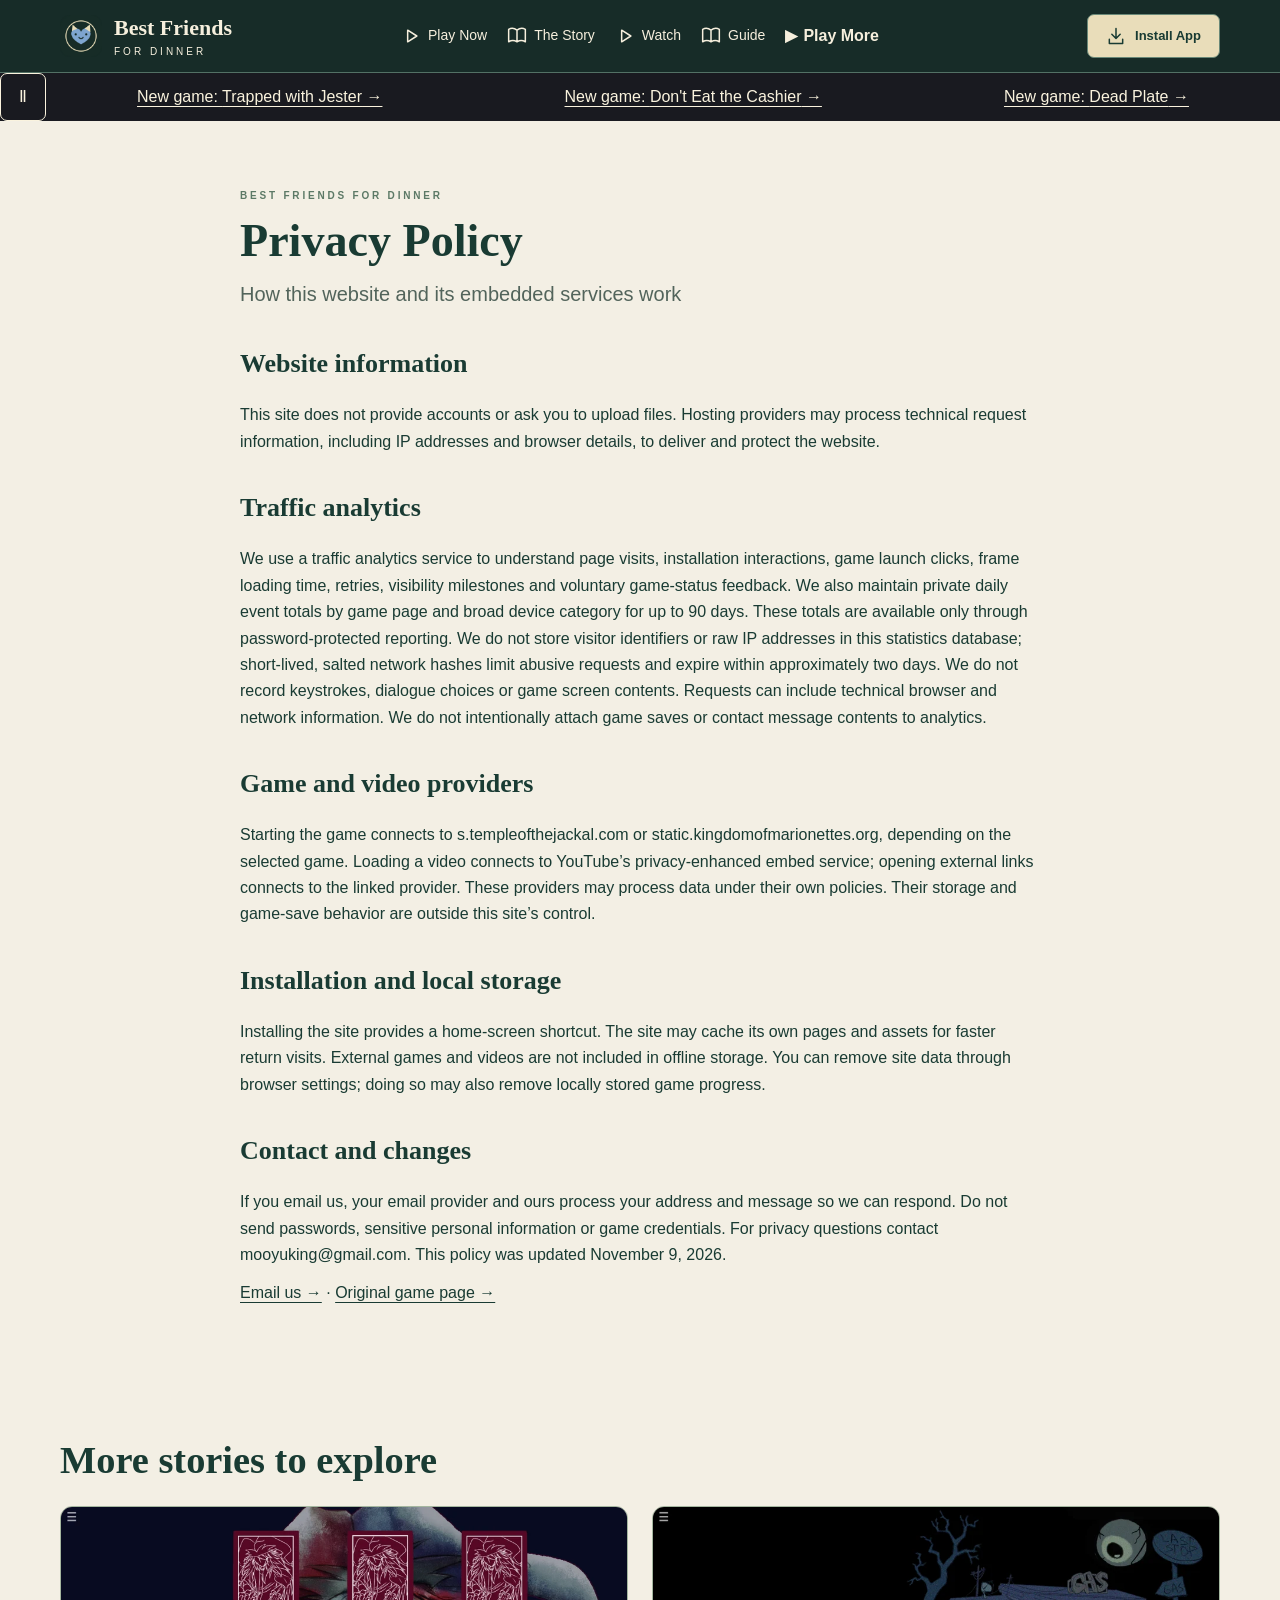
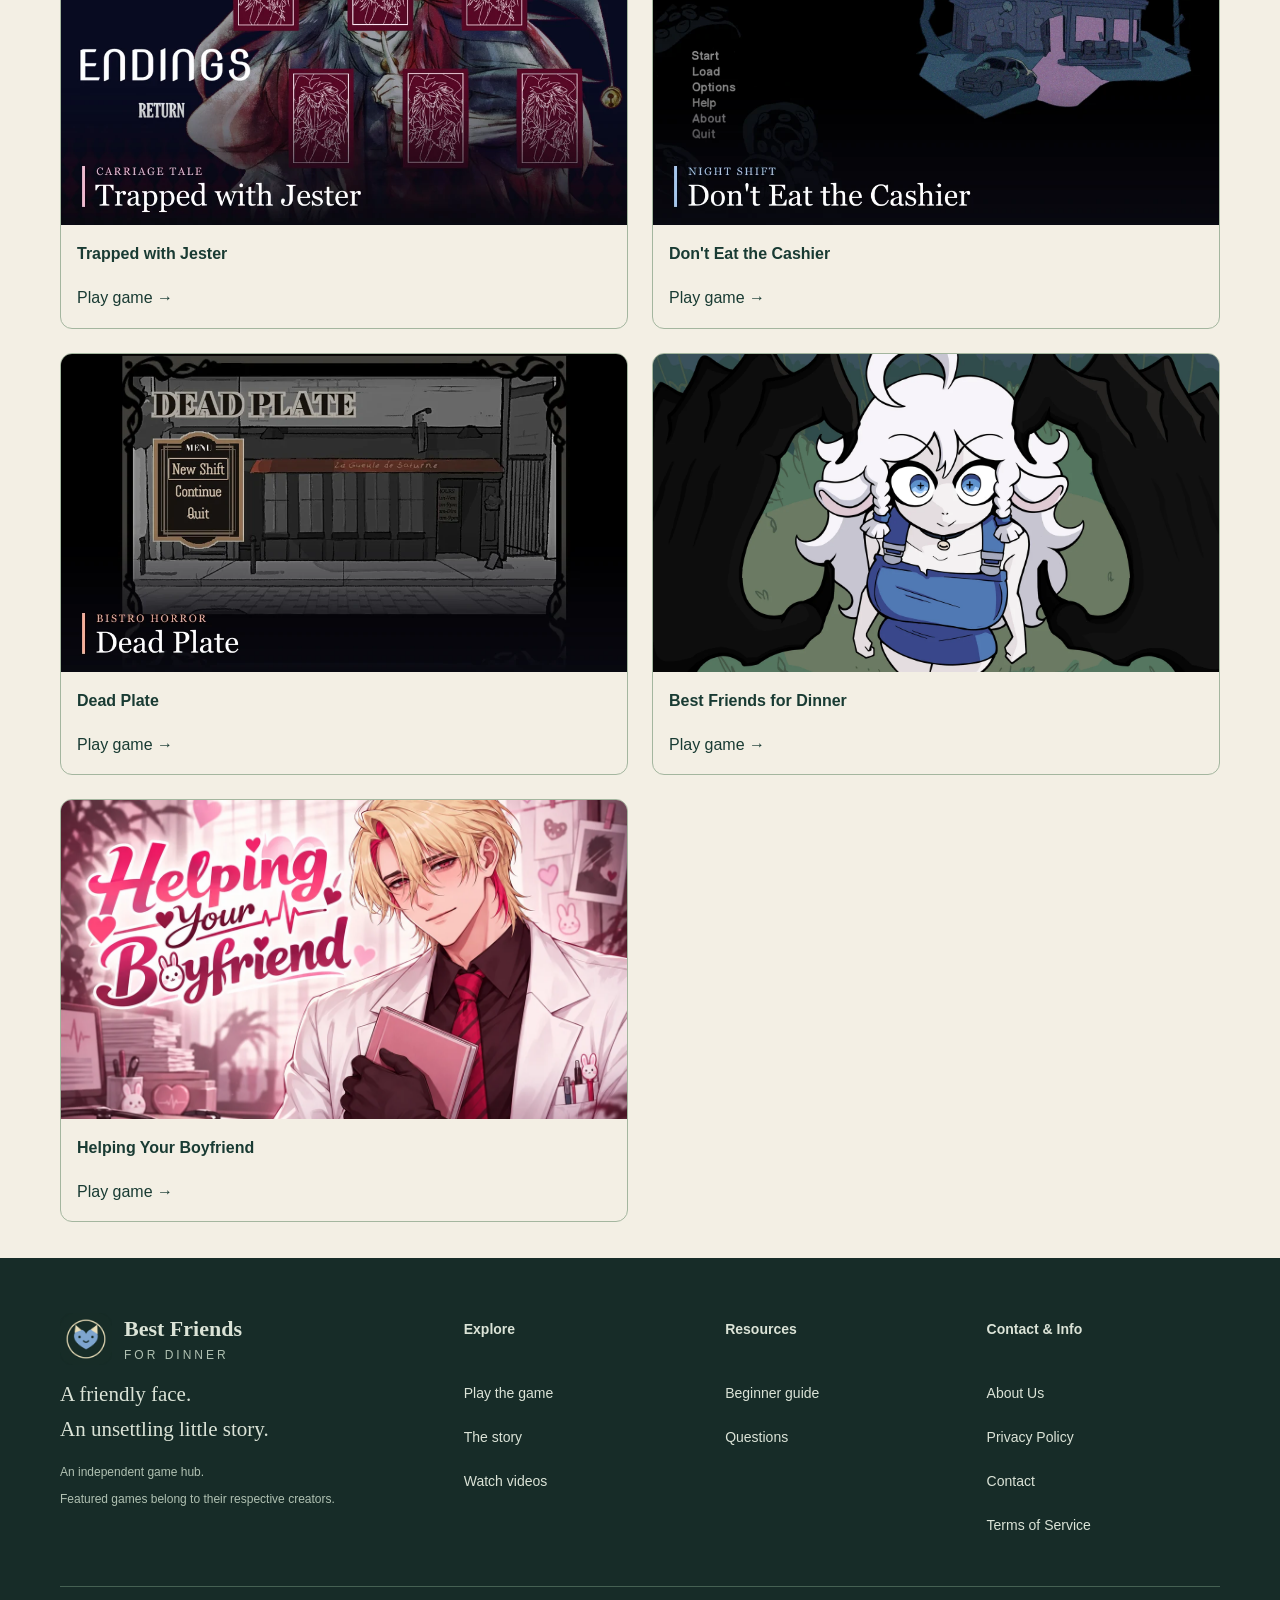
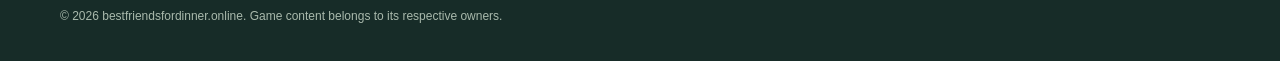
<file: privacy/index.html>
<!DOCTYPE html><html lang="en"><head><meta charSet="utf-8"/><meta name="viewport" content="width=device-width, initial-scale=1"/><link rel="preload" as="image" href="/best-friends-for-dinner-logo.webp"/><link rel="preload" as="image" href="/trapped-with-jester-illustrated-cover.webp"/><link rel="preload" as="image" href="/dont-eat-the-cashier-illustrated-cover.webp"/><link rel="preload" as="image" href="/dead-plate-illustrated-cover.webp"/><link rel="preload" as="image" href="/best-friends-for-dinner-cover.webp"/><link rel="preload" as="image" href="/helping-your-boyfriend-cover.webp"/><link rel="stylesheet" href="/_next/static/css/b38886ed8d73b061.css" data-precedence="next"/><link rel="preload" as="script" fetchPriority="low" href="/_next/static/chunks/webpack-22f17a05d5ca1784.js"/><script src="/_next/static/chunks/fa220fce-a2ae67357b377627.js" async=""></script><script src="/_next/static/chunks/650-83bfecec2b462406.js" async=""></script><script src="/_next/static/chunks/main-app-3e320964a0427bde.js" async=""></script><script src="/_next/static/chunks/482-200982b02627eb59.js" async=""></script><script src="/_next/static/chunks/app/layout-a5156fbc3a638d1e.js" async=""></script><link rel="preload" href="https://data.1back.link/js/app.js" as="script"/><title>Privacy Policy | Best Friends for Dinner</title><meta name="description" content="Read how this Best Friends for Dinner website handles analytics, external games, YouTube, installation caches and email contact information."/><link rel="manifest" href="/manifest.webmanifest"/><meta name="keywords" content="Best Friends for Dinner privacy,game data and cookies"/><link rel="canonical" href="https://bestfriendsfordinner.online/privacy/"/><meta property="og:title" content="Privacy Policy | Best Friends for Dinner"/><meta property="og:description" content="Read how this Best Friends for Dinner website handles analytics, external games, YouTube, installation caches and email contact information."/><meta property="og:image" content="https://bestfriendsfordinner.online/best-friends-for-dinner-cover.webp"/><meta property="og:type" content="website"/><meta name="twitter:card" content="summary_large_image"/><meta name="twitter:title" content="Privacy Policy | Best Friends for Dinner"/><meta name="twitter:description" content="Read how this Best Friends for Dinner website handles analytics, external games, YouTube, installation caches and email contact information."/><meta name="twitter:image" content="https://bestfriendsfordinner.online/best-friends-for-dinner-cover.webp"/><link rel="icon" href="/favicon.png"/><script src="/_next/static/chunks/polyfills-42372ed130431b0a.js" noModule=""></script></head><body><div hidden=""><!--$--><!--/$--></div><a class="skip" href="#main">Skip to content</a><header><div class="wrap nav"><a class="brand" href="/"><img src="/best-friends-for-dinner-logo.webp" width="42" height="42" alt="Sheep and wolf dinner-plate emblem"/><span>Best Friends<small>FOR DINNER</small></span></a><nav aria-label="Main navigation"><a class="play-link" href="/#play"><svg viewBox="0 0 24 24" width="20" height="20" fill="none" stroke="currentColor" stroke-width="1.8" stroke-linecap="round" stroke-linejoin="round" aria-hidden="true"><path d="M8 5l11 7-11 7Z"></path></svg>Play Now</a><a href="/#story"><svg viewBox="0 0 24 24" width="20" height="20" fill="none" stroke="currentColor" stroke-width="1.8" stroke-linecap="round" stroke-linejoin="round" aria-hidden="true"><path d="M12 5Q7 1 2 4v15q5-3 10 0 5-3 10 0V4q-5-3-10 1v14"></path></svg>The Story</a><a href="/#watch"><svg viewBox="0 0 24 24" width="20" height="20" fill="none" stroke="currentColor" stroke-width="1.8" stroke-linecap="round" stroke-linejoin="round" aria-hidden="true"><path d="M8 5l11 7-11 7Z"></path></svg>Watch</a><a href="/guides/"><svg viewBox="0 0 24 24" width="20" height="20" fill="none" stroke="currentColor" stroke-width="1.8" stroke-linecap="round" stroke-linejoin="round" aria-hidden="true"><path d="M12 5Q7 1 2 4v15q5-3 10 0 5-3 10 0V4q-5-3-10 1v14"></path></svg>Guide</a><details class="play-more"><summary><span aria-hidden="true">▶</span> Play More</summary><div><a href="/trapped-with-jester/"><img src="/trapped-with-jester-illustrated-cover.webp" alt="" width="32" height="32"/><span>Trapped with Jester</span></a><a href="/dont-eat-the-cashier/"><img src="/dont-eat-the-cashier-illustrated-cover.webp" alt="" width="32" height="32"/><span>Don&#x27;t Eat the Cashier</span></a><a href="/dead-plate/"><img src="/dead-plate-illustrated-cover.webp" alt="" width="32" height="32"/><span>Dead Plate</span></a><a href="/"><img src="/best-friends-for-dinner-cover.webp" alt="" width="32" height="32"/><span>Best Friends for Dinner</span></a><a href="/helping-your-boyfriend/"><img src="/helping-your-boyfriend-cover.webp" alt="" width="32" height="32"/><span>Helping Your Boyfriend</span></a></div></details></nav><button class="install"><svg viewBox="0 0 24 24" width="20" height="20" fill="none" stroke="currentColor" stroke-width="1.8" stroke-linecap="round" stroke-linejoin="round" aria-hidden="true"><path d="M12 3v12m-5-5 5 5 5-5M4 16v5h16v-5"></path></svg><span>Install App</span></button></div></header><dialog><button class="close icon" aria-label="Close installation help" title="Close"><svg viewBox="0 0 24 24" width="20" height="20" fill="none" stroke="currentColor" stroke-width="1.8" stroke-linecap="round" stroke-linejoin="round" aria-hidden="true"><path d="M6 6l12 12M18 6L6 18"></path></svg></button><h2>Keep a seat saved</h2><p>Install this website for easy return visits. The game and videos still need internet.</p><p>On iPhone or iPad: Share → Add to Home Screen. Elsewhere: use your browser’s install menu, or bookmark this page.</p><button><svg viewBox="0 0 24 24" width="20" height="20" fill="none" stroke="currentColor" stroke-width="1.8" stroke-linecap="round" stroke-linejoin="round" aria-hidden="true"><path d="M8 8h12v13H8zM16 8V3H3v13h5"></path></svg> Copy site link</button><input aria-label="Website address for manual copying" readOnly="" value="https://bestfriendsfordinner.online/"/><p role="status"></p></dialog><aside class="game-news_bar__6TYwA" aria-label="New game announcements"><button type="button" aria-pressed="false" aria-label="Pause announcements">Ⅱ</button><div class="game-news_window__Mjeaj"><div class="game-news_track__Mp1ke"><div class="game-news_group__JCM6_"><a href="/trapped-with-jester/" target="_blank" rel="noopener noreferrer" tabindex="0">New game: <!-- -->Trapped with Jester<!-- --> →</a><a href="/dont-eat-the-cashier/" target="_blank" rel="noopener noreferrer" tabindex="0">New game: <!-- -->Don&#x27;t Eat the Cashier<!-- --> →</a><a href="/dead-plate/" target="_blank" rel="noopener noreferrer" tabindex="0">New game: <!-- -->Dead Plate<!-- --> →</a></div><div class="game-news_group__JCM6_" aria-hidden="true"><a href="/trapped-with-jester/" target="_blank" rel="noopener noreferrer" tabindex="-1">New game: <!-- -->Trapped with Jester<!-- --> →</a><a href="/dont-eat-the-cashier/" target="_blank" rel="noopener noreferrer" tabindex="-1">New game: <!-- -->Don&#x27;t Eat the Cashier<!-- --> →</a><a href="/dead-plate/" target="_blank" rel="noopener noreferrer" tabindex="-1">New game: <!-- -->Dead Plate<!-- --> →</a></div></div></div></aside><main id="main" class="wrap document"><span class="eyebrow">BEST FRIENDS FOR DINNER</span><h1>Privacy Policy</h1><p class="lead">How this website and its embedded services work</p><section><h2>Website information</h2><p>This site does not provide accounts or ask you to upload files. Hosting providers may process technical request information, including IP addresses and browser details, to deliver and protect the website.</p></section><section><h2>Traffic analytics</h2><p>We use a traffic analytics service to understand page visits, installation interactions, game launch clicks, frame loading time, retries, visibility milestones and voluntary game-status feedback. We also maintain private daily event totals by game page and broad device category for up to 90 days. These totals are available only through password-protected reporting. We do not store visitor identifiers or raw IP addresses in this statistics database; short-lived, salted network hashes limit abusive requests and expire within approximately two days. We do not record keystrokes, dialogue choices or game screen contents. Requests can include technical browser and network information. We do not intentionally attach game saves or contact message contents to analytics.</p></section><section><h2>Game and video providers</h2><p>Starting the game connects to s.templeofthejackal.com or static.kingdomofmarionettes.org, depending on the selected game. Loading a video connects to YouTube’s privacy-enhanced embed service; opening external links connects to the linked provider. These providers may process data under their own policies. Their storage and game-save behavior are outside this site’s control.</p></section><section><h2>Installation and local storage</h2><p>Installing the site provides a home-screen shortcut. The site may cache its own pages and assets for faster return visits. External games and videos are not included in offline storage. You can remove site data through browser settings; doing so may also remove locally stored game progress.</p></section><section><h2>Contact and changes</h2><p>If you email us, your email provider and ours process your address and message so we can respond. Do not send passwords, sensitive personal information or game credentials. For privacy questions contact mooyuking@gmail.com. This policy was updated November 9, 2026.</p></section><p><a href="mailto:mooyuking@gmail.com?subject=bestfriendsfordinner.online%20feedback">Email us →</a> · <a href="https://demonward.itch.io/best-friends-for-dinner">Original game page →</a></p></main><!--$--><!--/$--><section class="wrap more-games"><h2>More stories to explore</h2><div><a href="/trapped-with-jester/"><img src="/trapped-with-jester-illustrated-cover.webp" alt="Trapped with Jester cover" width="640" height="360" loading="lazy"/><strong>Trapped with Jester</strong><span>Play game →</span></a><a href="/dont-eat-the-cashier/"><img src="/dont-eat-the-cashier-illustrated-cover.webp" alt="Don&#x27;t Eat the Cashier cover" width="640" height="360" loading="lazy"/><strong>Don&#x27;t Eat the Cashier</strong><span>Play game →</span></a><a href="/dead-plate/"><img src="/dead-plate-illustrated-cover.webp" alt="Dead Plate cover" width="640" height="360" loading="lazy"/><strong>Dead Plate</strong><span>Play game →</span></a><a href="/"><img src="/best-friends-for-dinner-cover.webp" alt="Best Friends for Dinner cover" width="640" height="360" loading="lazy"/><strong>Best Friends for Dinner</strong><span>Play game →</span></a><a href="/helping-your-boyfriend/"><img src="/helping-your-boyfriend-cover.webp" alt="Helping Your Boyfriend cover" width="640" height="360" loading="lazy"/><strong>Helping Your Boyfriend</strong><span>Play game →</span></a></div></section><footer><div class="wrap footer-main"><div><a class="brand" href="/"><img src="/best-friends-for-dinner-logo.webp" width="52" height="52" alt=""/><span>Best Friends<small>FOR DINNER</small></span></a><p>A friendly face.<br/>An unsettling little story.</p><small>An independent game hub.<br/>Featured games belong to their respective creators.</small></div><div class="footer-links"><nav aria-label="Explore"><h2>Explore</h2><a href="/#play">Play the game</a><a href="/#story">The story</a><a href="/#watch">Watch videos</a></nav><nav aria-label="Resources"><h2>Resources</h2><a href="/guides/">Beginner guide</a><a href="/#faq">Questions</a></nav><nav aria-label="Contact and information"><h2>Contact &amp; Info</h2><a href="/about/">About Us</a><a href="/privacy/">Privacy Policy</a><a href="/contact/">Contact</a><a href="/terms/">Terms of Service</a></nav></div></div><p class="wrap copyright">© 2026 bestfriendsfordinner.online. Game content belongs to its respective owners.</p></footer><script src="/_next/static/chunks/webpack-22f17a05d5ca1784.js" id="_R_" async=""></script><script>(self.__next_f=self.__next_f||[]).push([0])</script><script>self.__next_f.push([1,"1:\"$Sreact.fragment\"\n2:\"static/chunks/482-200982b02627eb59.js\"\n3:\"static/chunks/app/layout-a5156fbc3a638d1e.js\"\n4:I[351,[\"482\",\"$2\",\"177\",\"$3\"],\"default\"]\n5:I[781,[],\"\"]\n6:I[6617,[],\"\"]\n7:I[5869,[\"482\",\"$2\",\"177\",\"$3\"],\"\"]\nd:\"ViewportBoundary\"\ne:I[4016,[],\"$d\"]\n10:\"MetadataBoundary\"\n11:I[4016,[],\"$10\"]\n12:\"$Sreact.suspense\"\n14:I[719,[],\"default\",1]\n:HL[\"/_next/static/css/b38886ed8d73b061.css\",\"style\"]\n9:X\na:[[\"children\",{\"s\":\"__PAGE__\",\"h\":512,\"d\":{\"r\":[\"$\",\"$1\",\"c\",{\"children\":[[\"$\",\"main\",null,{\"id\":\"main\",\"className\":\"wrap document\",\"children\":[[\"$\",\"span\",null,{\"className\":\"eyebrow\",\"children\":\"BEST FRIENDS FOR DINNER\"}],[\"$\",\"h1\",null,{\"children\":\"Privacy Policy\"}],[\"$\",\"p\",null,{\"className\":\"lead\",\"children\":\"How this website and its embedded services work\"}],[\"$\",\"section\",null,{\"children\":[[\"$\",\"h2\",null,{\"children\":\"Website information\"}],[\"$\",\"p\",null,{\"children\":\"This site does not provide accounts or ask you to upload files. Hosting providers may process technical request information, including IP addresses and browser details, to deliver and protect the website.\"}]]}],[\"$\",\"section\",null,{\"children\":[[\"$\",\"h2\",null,{\"children\":\"Traffic analytics\"}],[\"$\",\"p\",null,{\"children\":\"We use a traffic analytics service to understand page visits, installation interactions, game launch clicks, frame loading time, retries, visibility milestones and voluntary game-status feedback. We also maintain private daily event totals by game page and broad device category for up to 90 days. These totals are available only through password-protected reporting. We do not store visitor identifiers or raw IP addresses in this statistics database; short-lived, salted network hashes limit abusive requests and expire within approximately two days. We do not record keystrokes, dialogue choices or game screen contents. Requests can include technical browser and network information. We do not intentionally attach game saves or contact message contents to analytics.\"}]]}],[\"$\",\"section\",null,{\"children\":[[\"$\",\"h2\",null,{\"children\":\"Game and video providers\"}],[\"$\",\"p\",null,{\"children\":\"Starting the game connects to s.templeofthejackal.com or static.kingdomofmarionettes.org, depending on the selected game. Loading a video connects to YouTube’s privacy-enhanced embed service; opening external links connects to the linked provider. These providers may process data under their own policies. Their storage and game-save behavior are outside this site’s control.\"}]]}],[\"$\",\"section\",null,{\"children\":[[\"$\",\"h2\",null,{\"children\":\"Installation and local storage\"}],[\"$\",\"p\",null,{\"children\":\"Installing the site provides a home-screen shortcut. The site may cache its own pages and assets for faster return visits. External games and videos are not included in offline storage. You can remove site data through browser settings; doing so may also remove locally stored game progress.\"}]]}],[\"$\",\"section\",null,{\"children\":[[\"$\",\"h2\",null,{\"children\":\"Contact and changes\"}],[\"$\",\"p\",null,{\"children\":\"If you email us, your email provider and ours process your address and message so we can respond. Do not send passwords, sensitive personal information or game credentials. For privacy questions contact mooyuking@gmail.com. This policy was updated November 9, 2026.\"}]]}],\"$Lb\"]}],null,\"$Lc\"]}],\"p\":false,\"v\":null}}]]\n8:[[\"children\",{\"s\":\"privacy\",\"h\":512,\"d\":{\"r\":[\"$\",\"$1\",\"c\",{\"children\":[null,[\"$\",\"$L5\",null,{\"parallelRouterKey\":\"children\",\"error\":\"$undefined\",\"errorStyles\":\"$undefined\",\"errorScripts\":\"$undefined\",\"template\":[\"$\",\"$L6\",null,{}],\"templateStyles\":\"$undefined\",\"templateScripts\":\"$undefined\",\"notFound\":\"$undefined\",\"forbidden\":\"$undefined\",\"unauthorized\":\"$undefined\"}]]}],\"p\":false,\"v\":\"$9\"},\"c\":\"$Qa\"}]]\n0:{\"P\":null,\"c\":[\"\",\"privacy\",\"\"],\"q\":\"\",\"i\":false,\"t\":{\"t\":{\"s\":\"\",\"h\":528,\"d\":{\"r\":[\"$\",\"$1\",\"c\",{\"children\":[[[\"$\",\"link\",\"0\",{\"rel\":\"stylesheet\",\"href\":\"/_next/static/css/b38886ed8d73b061.css\",\"precedence\":\"next\",\"crossOrigin\":\"$undefined\",\"nonce\":\"$undefined\"}]],[\"$\",\"html\",null,{\"lang\":\"en\",\"children\":[\"$\",\"body\",null,{\"children\":[[\"$\",\"a\",null,{\"className\":\"skip\",\"href\":\"#main\",\"children\":\"Skip to content\"}],[\"$\",\"$L4\",null,{\"children\":[\"$\",\"$L5\",null,{\"parallelRouterKey\":\"children\",\"error\":\"$undefined\",\"errorStyles\":\"$undefined\",\"errorScripts\":\"$undefined\",\"template\":[\"$\",\"$L6\",null,{}],\"templateStyles\":\"$undefined\",\"templateScripts\":\"$undefined\",\"notFound\":[[\"$\",\"main\",null,{\"id\":\"main\",\"className\":\"wrap document\",\"children\":[[\"$\",\"h1\",null,{\"children\":\"A seat is missing.\"}],[\"$\",\"p\",null,{\"children\":\"This page could not be found.\"}],[\"$\",\"a\",null,{\"href\":\"/\",\"children\":\"Return to the game →\"}]]}],[]],\"forbidden\":\"$undefined\",\"unauthorized\":\"$undefined\"}]}],[\"$\",\"$L7\",null,{\"src\":\"https://data.1back.link/js/app.js\",\"data-domain\":\"bestfriendsfordinner.online\",\"data-api\":\"https://data.1back.link/api/send\",\"strategy\":\"afterInteractive\"}]]}]}]]}],\"p\":false,\"v\":null},\"c\":\"$Q8\"},\"h\":{\"r\":[\"$\",\"$1\",\"h\",{\"children\":[null,[\"$\",\"$Le\",null,{\"children\":\"$Lf\"}],[\"$\",\"$L11\",null,{\"children\":[[\"$\",\"div\",null,{\"hidden\":true,\"children\":[\"$\",\"$12\",null,{\"name\":\"Next.Metadata\",\"children\":\"$L13\"}]}],null]}],null]}],\"p\":false,\"v\":null}},\"m\":\"$undefined\",\"G\":[\"$14\",[]],\"S\":true,\"r\":\"$undefined\",\"s\":\"$undefined\",\"a\":\"$undefined\",\"l\":\"$undefined\",\"p\":\"$undefined\",\"d\":\"$undefined\",\"b\":\"zdKtFDJPn85tqJwG26Mq4\"}\n15:I[4016,[],\"OutletBoundary\"]\n9:C\nb:[\"$\",\"p\",null,{\"children\":[[\"$\",\"a\",null,{\"href\":\"mailto:mooyuking@gmail.com?subject=bestfriendsfordinner.online%20feedback\",\"children\":\"Email us →\"}],\" · \",[\"$\",\"a\",null,{\"href\":\"https://demonward.itch.io/best-friends-for-dinner\",\"children\":\"Original game page →\"}]]}]\nc:[\"$\",\"$L15\",null,{\"children\":[\"$\",\"$12\",null,{\"name\":\"Next.MetadataOutlet\",\"children\":\"$@16\"}]}]\nf:[[\"$\",\"meta\",\"0\",{\"charSet\":\"utf-8\"}],[\"$\",\"meta\",\"1\",{\"name\":\"viewport\",\"content\":\"width=device-width, initial-scale=1\"}]]\n17:I[5865,[],\"IconMark\"]\n13:[[\"$\",\"title\",\"0\",{\"children\":\"Privacy Policy | Best Friends for Dinner\"}],[\"$\",\"meta\",\"1\",{\"name\":\"description\",\"content\":\"Read how this Best Friends for Dinner website handles analytics, external games, YouTube, installation caches and email contact information.\"}],[\"$\",\"link\",\"2\",{\"rel\":\"manifest\",\"href\":\"/manifest.webmanifest\",\"crossOrigin\":\"$undefined\"}],[\"$\",\"meta\",\"3\",{\"name\":\"keywords\",\"content\":\"Best Friends for Dinner privacy,game data and cookies\"}],[\"$\",\"link\",\"4\",{\"rel\":\"canonical\",\"href\":\"https://bestfriendsfordinner.online/privacy/\"}],[\"$\",\"meta\",\"5\",{\"property\":\"og:title\",\"content\":\"Privacy Policy | Best Friends for Dinner\"}],[\"$\",\"meta\",\"6\",{\"property\":\"og:description\",\"content\":\"Read how this Best Friends for Dinner website handles analytics, external games, YouTube, installation caches and email contact information.\"}],[\"$\",\"meta\",\"7\",{\"property\":\"og:image\",\"content\":\"https://bestfriendsfordinner.online/best-friends-for-dinner-cover.webp\"}],[\"$\",\"meta\",\"8\",{\"property\":\"og:type\",\"content\":\"website\"}],[\"$\",\"meta\",\"9\",{\"name\":\"twitter:card\",\"content\":\"summary_large_image\"}],[\"$\",\"meta\",\"10\",{\"name\":\"twitter:title\",\"content\":\"Privacy Policy | Best Friends for Dinner\"}],[\"$\",\"meta\",\"11\",{\"name\":\"twitter:description\",\"content\":\"Read how this Best Friends for Dinner website handles analytics, external games, YouTube, installation caches and email contact information.\"}],[\"$\",\"meta\",\"12\",{\"name\":\"twitter:image\",\"content\":\"https://bestfriendsfordinner.online/best-friends-for-dinner-cover.webp\"}],[\"$\",\"link\",\"13\",{\"rel\":\"icon\",\"href\":\"/favicon.png\"}],[\"$\",\"$L17\",\"14\",{}]]\n16:null\n"])</script></body></html>
</file>
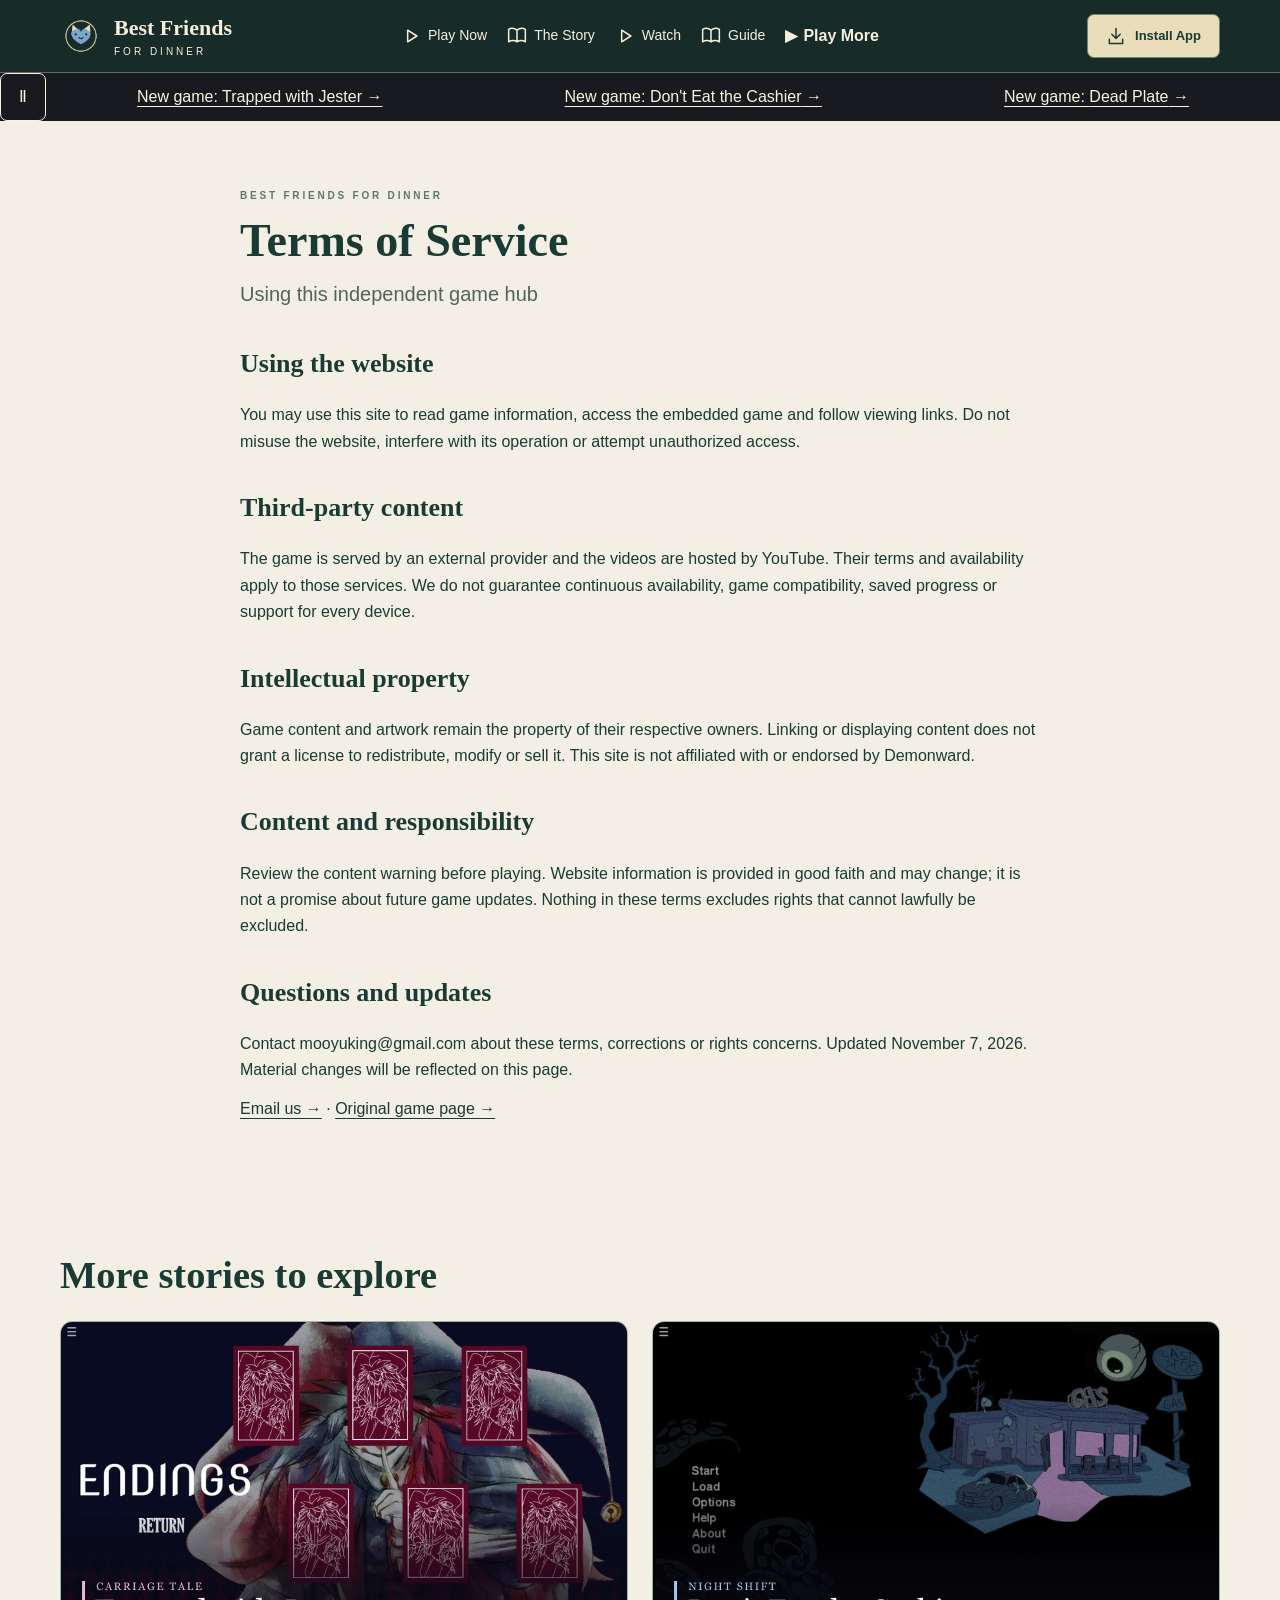
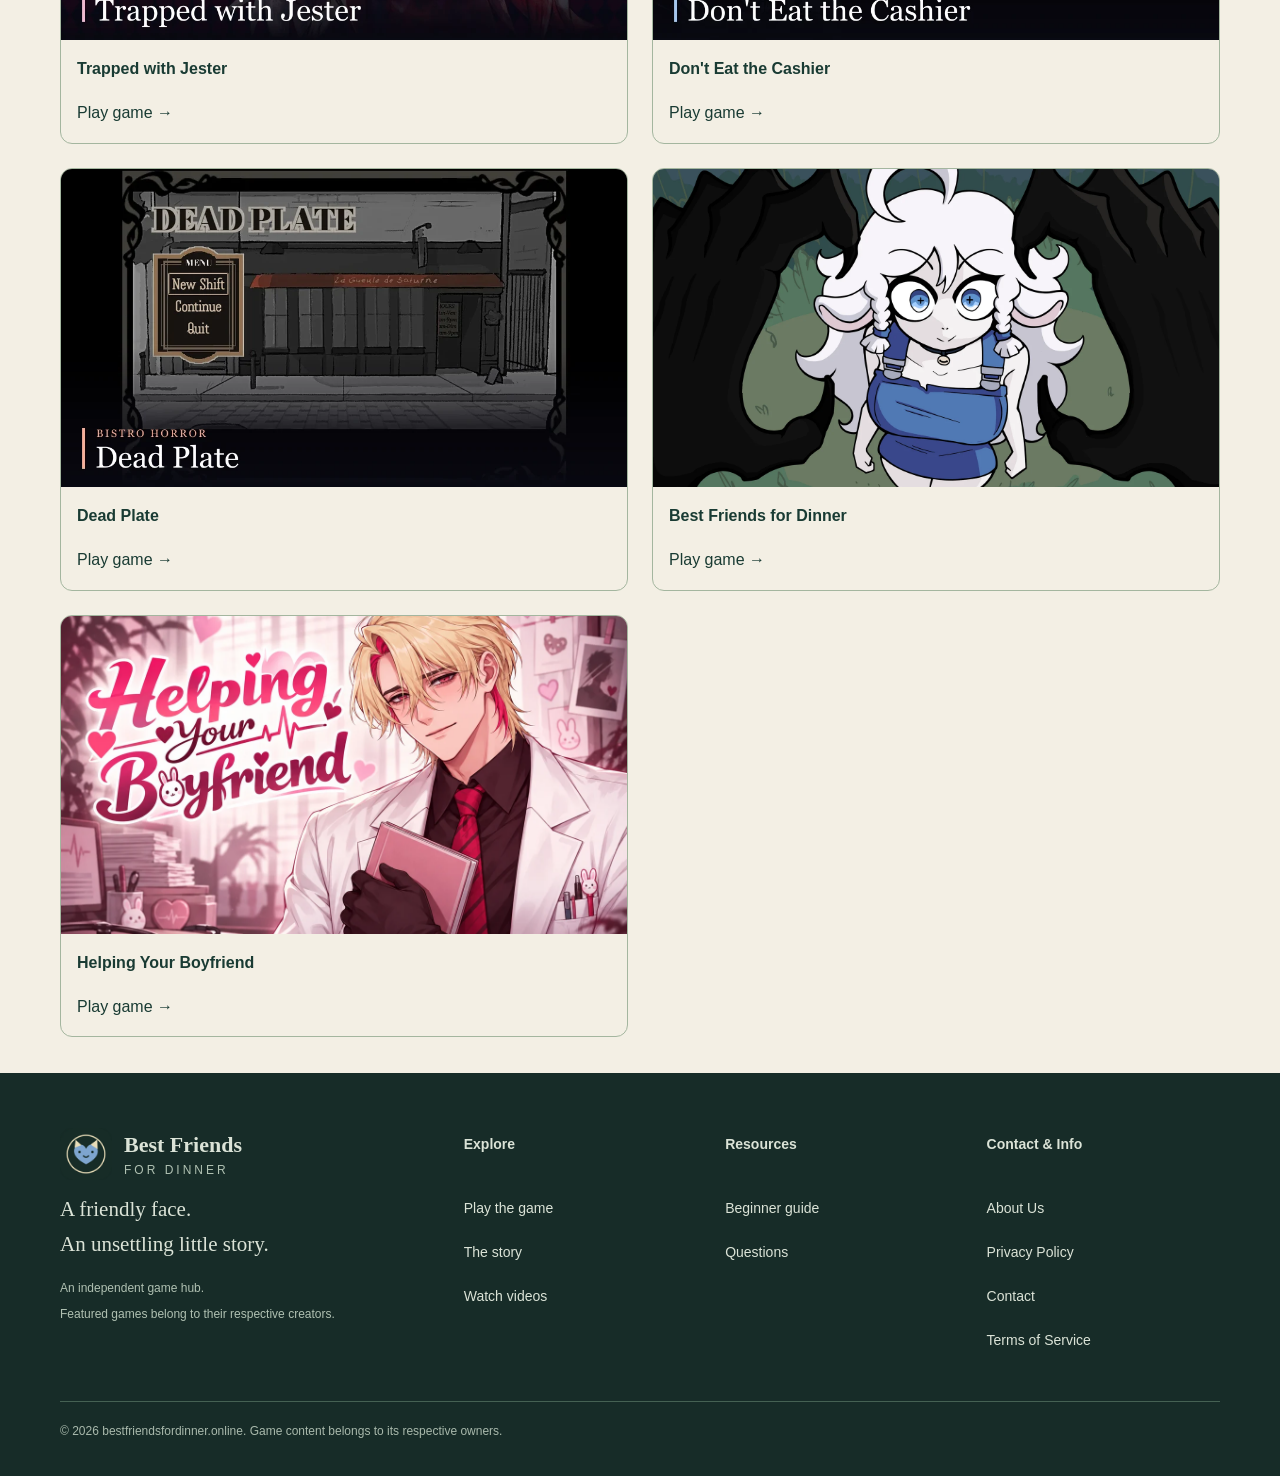
<file: terms/index.html>
<!DOCTYPE html><html lang="en"><head><meta charSet="utf-8"/><meta name="viewport" content="width=device-width, initial-scale=1"/><link rel="preload" as="image" href="/best-friends-for-dinner-logo.webp"/><link rel="preload" as="image" href="/trapped-with-jester-illustrated-cover.webp"/><link rel="preload" as="image" href="/dont-eat-the-cashier-illustrated-cover.webp"/><link rel="preload" as="image" href="/dead-plate-illustrated-cover.webp"/><link rel="preload" as="image" href="/best-friends-for-dinner-cover.webp"/><link rel="preload" as="image" href="/helping-your-boyfriend-cover.webp"/><link rel="stylesheet" href="/_next/static/css/b38886ed8d73b061.css" data-precedence="next"/><link rel="preload" as="script" fetchPriority="low" href="/_next/static/chunks/webpack-22f17a05d5ca1784.js"/><script src="/_next/static/chunks/fa220fce-a2ae67357b377627.js" async=""></script><script src="/_next/static/chunks/650-83bfecec2b462406.js" async=""></script><script src="/_next/static/chunks/main-app-3e320964a0427bde.js" async=""></script><script src="/_next/static/chunks/482-200982b02627eb59.js" async=""></script><script src="/_next/static/chunks/app/layout-a5156fbc3a638d1e.js" async=""></script><link rel="preload" href="https://data.1back.link/js/app.js" as="script"/><title>Terms of Service | Best Friends for Dinner</title><meta name="description" content="Review the terms for using this independent Best Friends for Dinner hub, including third-party services, game ownership and availability."/><link rel="manifest" href="/manifest.webmanifest"/><meta name="keywords" content="Best Friends for Dinner terms,website usage"/><link rel="canonical" href="https://bestfriendsfordinner.online/terms/"/><meta property="og:title" content="Terms of Service | Best Friends for Dinner"/><meta property="og:description" content="Review the terms for using this independent Best Friends for Dinner hub, including third-party services, game ownership and availability."/><meta property="og:image" content="https://bestfriendsfordinner.online/best-friends-for-dinner-cover.webp"/><meta property="og:type" content="website"/><meta name="twitter:card" content="summary_large_image"/><meta name="twitter:title" content="Terms of Service | Best Friends for Dinner"/><meta name="twitter:description" content="Review the terms for using this independent Best Friends for Dinner hub, including third-party services, game ownership and availability."/><meta name="twitter:image" content="https://bestfriendsfordinner.online/best-friends-for-dinner-cover.webp"/><link rel="icon" href="/favicon.png"/><script src="/_next/static/chunks/polyfills-42372ed130431b0a.js" noModule=""></script></head><body><div hidden=""><!--$--><!--/$--></div><a class="skip" href="#main">Skip to content</a><header><div class="wrap nav"><a class="brand" href="/"><img src="/best-friends-for-dinner-logo.webp" width="42" height="42" alt="Sheep and wolf dinner-plate emblem"/><span>Best Friends<small>FOR DINNER</small></span></a><nav aria-label="Main navigation"><a class="play-link" href="/#play"><svg viewBox="0 0 24 24" width="20" height="20" fill="none" stroke="currentColor" stroke-width="1.8" stroke-linecap="round" stroke-linejoin="round" aria-hidden="true"><path d="M8 5l11 7-11 7Z"></path></svg>Play Now</a><a href="/#story"><svg viewBox="0 0 24 24" width="20" height="20" fill="none" stroke="currentColor" stroke-width="1.8" stroke-linecap="round" stroke-linejoin="round" aria-hidden="true"><path d="M12 5Q7 1 2 4v15q5-3 10 0 5-3 10 0V4q-5-3-10 1v14"></path></svg>The Story</a><a href="/#watch"><svg viewBox="0 0 24 24" width="20" height="20" fill="none" stroke="currentColor" stroke-width="1.8" stroke-linecap="round" stroke-linejoin="round" aria-hidden="true"><path d="M8 5l11 7-11 7Z"></path></svg>Watch</a><a href="/guides/"><svg viewBox="0 0 24 24" width="20" height="20" fill="none" stroke="currentColor" stroke-width="1.8" stroke-linecap="round" stroke-linejoin="round" aria-hidden="true"><path d="M12 5Q7 1 2 4v15q5-3 10 0 5-3 10 0V4q-5-3-10 1v14"></path></svg>Guide</a><details class="play-more"><summary><span aria-hidden="true">▶</span> Play More</summary><div><a href="/trapped-with-jester/"><img src="/trapped-with-jester-illustrated-cover.webp" alt="" width="32" height="32"/><span>Trapped with Jester</span></a><a href="/dont-eat-the-cashier/"><img src="/dont-eat-the-cashier-illustrated-cover.webp" alt="" width="32" height="32"/><span>Don&#x27;t Eat the Cashier</span></a><a href="/dead-plate/"><img src="/dead-plate-illustrated-cover.webp" alt="" width="32" height="32"/><span>Dead Plate</span></a><a href="/"><img src="/best-friends-for-dinner-cover.webp" alt="" width="32" height="32"/><span>Best Friends for Dinner</span></a><a href="/helping-your-boyfriend/"><img src="/helping-your-boyfriend-cover.webp" alt="" width="32" height="32"/><span>Helping Your Boyfriend</span></a></div></details></nav><button class="install"><svg viewBox="0 0 24 24" width="20" height="20" fill="none" stroke="currentColor" stroke-width="1.8" stroke-linecap="round" stroke-linejoin="round" aria-hidden="true"><path d="M12 3v12m-5-5 5 5 5-5M4 16v5h16v-5"></path></svg><span>Install App</span></button></div></header><dialog><button class="close icon" aria-label="Close installation help" title="Close"><svg viewBox="0 0 24 24" width="20" height="20" fill="none" stroke="currentColor" stroke-width="1.8" stroke-linecap="round" stroke-linejoin="round" aria-hidden="true"><path d="M6 6l12 12M18 6L6 18"></path></svg></button><h2>Keep a seat saved</h2><p>Install this website for easy return visits. The game and videos still need internet.</p><p>On iPhone or iPad: Share → Add to Home Screen. Elsewhere: use your browser’s install menu, or bookmark this page.</p><button><svg viewBox="0 0 24 24" width="20" height="20" fill="none" stroke="currentColor" stroke-width="1.8" stroke-linecap="round" stroke-linejoin="round" aria-hidden="true"><path d="M8 8h12v13H8zM16 8V3H3v13h5"></path></svg> Copy site link</button><input aria-label="Website address for manual copying" readOnly="" value="https://bestfriendsfordinner.online/"/><p role="status"></p></dialog><aside class="game-news_bar__6TYwA" aria-label="New game announcements"><button type="button" aria-pressed="false" aria-label="Pause announcements">Ⅱ</button><div class="game-news_window__Mjeaj"><div class="game-news_track__Mp1ke"><div class="game-news_group__JCM6_"><a href="/trapped-with-jester/" target="_blank" rel="noopener noreferrer" tabindex="0">New game: <!-- -->Trapped with Jester<!-- --> →</a><a href="/dont-eat-the-cashier/" target="_blank" rel="noopener noreferrer" tabindex="0">New game: <!-- -->Don&#x27;t Eat the Cashier<!-- --> →</a><a href="/dead-plate/" target="_blank" rel="noopener noreferrer" tabindex="0">New game: <!-- -->Dead Plate<!-- --> →</a></div><div class="game-news_group__JCM6_" aria-hidden="true"><a href="/trapped-with-jester/" target="_blank" rel="noopener noreferrer" tabindex="-1">New game: <!-- -->Trapped with Jester<!-- --> →</a><a href="/dont-eat-the-cashier/" target="_blank" rel="noopener noreferrer" tabindex="-1">New game: <!-- -->Don&#x27;t Eat the Cashier<!-- --> →</a><a href="/dead-plate/" target="_blank" rel="noopener noreferrer" tabindex="-1">New game: <!-- -->Dead Plate<!-- --> →</a></div></div></div></aside><main id="main" class="wrap document"><span class="eyebrow">BEST FRIENDS FOR DINNER</span><h1>Terms of Service</h1><p class="lead">Using this independent game hub</p><section><h2>Using the website</h2><p>You may use this site to read game information, access the embedded game and follow viewing links. Do not misuse the website, interfere with its operation or attempt unauthorized access.</p></section><section><h2>Third-party content</h2><p>The game is served by an external provider and the videos are hosted by YouTube. Their terms and availability apply to those services. We do not guarantee continuous availability, game compatibility, saved progress or support for every device.</p></section><section><h2>Intellectual property</h2><p>Game content and artwork remain the property of their respective owners. Linking or displaying content does not grant a license to redistribute, modify or sell it. This site is not affiliated with or endorsed by Demonward.</p></section><section><h2>Content and responsibility</h2><p>Review the content warning before playing. Website information is provided in good faith and may change; it is not a promise about future game updates. Nothing in these terms excludes rights that cannot lawfully be excluded.</p></section><section><h2>Questions and updates</h2><p>Contact mooyuking@gmail.com about these terms, corrections or rights concerns. Updated November 7, 2026. Material changes will be reflected on this page.</p></section><p><a href="mailto:mooyuking@gmail.com?subject=bestfriendsfordinner.online%20feedback">Email us →</a> · <a href="https://demonward.itch.io/best-friends-for-dinner">Original game page →</a></p></main><!--$--><!--/$--><section class="wrap more-games"><h2>More stories to explore</h2><div><a href="/trapped-with-jester/"><img src="/trapped-with-jester-illustrated-cover.webp" alt="Trapped with Jester cover" width="640" height="360" loading="lazy"/><strong>Trapped with Jester</strong><span>Play game →</span></a><a href="/dont-eat-the-cashier/"><img src="/dont-eat-the-cashier-illustrated-cover.webp" alt="Don&#x27;t Eat the Cashier cover" width="640" height="360" loading="lazy"/><strong>Don&#x27;t Eat the Cashier</strong><span>Play game →</span></a><a href="/dead-plate/"><img src="/dead-plate-illustrated-cover.webp" alt="Dead Plate cover" width="640" height="360" loading="lazy"/><strong>Dead Plate</strong><span>Play game →</span></a><a href="/"><img src="/best-friends-for-dinner-cover.webp" alt="Best Friends for Dinner cover" width="640" height="360" loading="lazy"/><strong>Best Friends for Dinner</strong><span>Play game →</span></a><a href="/helping-your-boyfriend/"><img src="/helping-your-boyfriend-cover.webp" alt="Helping Your Boyfriend cover" width="640" height="360" loading="lazy"/><strong>Helping Your Boyfriend</strong><span>Play game →</span></a></div></section><footer><div class="wrap footer-main"><div><a class="brand" href="/"><img src="/best-friends-for-dinner-logo.webp" width="52" height="52" alt=""/><span>Best Friends<small>FOR DINNER</small></span></a><p>A friendly face.<br/>An unsettling little story.</p><small>An independent game hub.<br/>Featured games belong to their respective creators.</small></div><div class="footer-links"><nav aria-label="Explore"><h2>Explore</h2><a href="/#play">Play the game</a><a href="/#story">The story</a><a href="/#watch">Watch videos</a></nav><nav aria-label="Resources"><h2>Resources</h2><a href="/guides/">Beginner guide</a><a href="/#faq">Questions</a></nav><nav aria-label="Contact and information"><h2>Contact &amp; Info</h2><a href="/about/">About Us</a><a href="/privacy/">Privacy Policy</a><a href="/contact/">Contact</a><a href="/terms/">Terms of Service</a></nav></div></div><p class="wrap copyright">© 2026 bestfriendsfordinner.online. Game content belongs to its respective owners.</p></footer><script src="/_next/static/chunks/webpack-22f17a05d5ca1784.js" id="_R_" async=""></script><script>(self.__next_f=self.__next_f||[]).push([0])</script><script>self.__next_f.push([1,"1:\"$Sreact.fragment\"\n2:\"static/chunks/482-200982b02627eb59.js\"\n3:\"static/chunks/app/layout-a5156fbc3a638d1e.js\"\n4:I[351,[\"482\",\"$2\",\"177\",\"$3\"],\"default\"]\n5:I[781,[],\"\"]\n6:I[6617,[],\"\"]\n7:I[5869,[\"482\",\"$2\",\"177\",\"$3\"],\"\"]\nb:I[4016,[],\"OutletBoundary\"]\nc:\"$Sreact.suspense\"\ne:\"ViewportBoundary\"\nf:I[4016,[],\"$e\"]\n11:\"MetadataBoundary\"\n12:I[4016,[],\"$11\"]\n14:I[719,[],\"default\",1]\n:HL[\"/_next/static/css/b38886ed8d73b061.css\",\"style\"]\n9:X\na:[[\"children\",{\"s\":\"__PAGE__\",\"h\":512,\"d\":{\"r\":[\"$\",\"$1\",\"c\",{\"children\":[[\"$\",\"main\",null,{\"id\":\"main\",\"className\":\"wrap document\",\"children\":[[\"$\",\"span\",null,{\"className\":\"eyebrow\",\"children\":\"BEST FRIENDS FOR DINNER\"}],[\"$\",\"h1\",null,{\"children\":\"Terms of Service\"}],[\"$\",\"p\",null,{\"className\":\"lead\",\"children\":\"Using this independent game hub\"}],[\"$\",\"section\",null,{\"children\":[[\"$\",\"h2\",null,{\"children\":\"Using the website\"}],[\"$\",\"p\",null,{\"children\":\"You may use this site to read game information, access the embedded game and follow viewing links. Do not misuse the website, interfere with its operation or attempt unauthorized access.\"}]]}],[\"$\",\"section\",null,{\"children\":[[\"$\",\"h2\",null,{\"children\":\"Third-party content\"}],[\"$\",\"p\",null,{\"children\":\"The game is served by an external provider and the videos are hosted by YouTube. Their terms and availability apply to those services. We do not guarantee continuous availability, game compatibility, saved progress or support for every device.\"}]]}],[\"$\",\"section\",null,{\"children\":[[\"$\",\"h2\",null,{\"children\":\"Intellectual property\"}],[\"$\",\"p\",null,{\"children\":\"Game content and artwork remain the property of their respective owners. Linking or displaying content does not grant a license to redistribute, modify or sell it. This site is not affiliated with or endorsed by Demonward.\"}]]}],[\"$\",\"section\",null,{\"children\":[[\"$\",\"h2\",null,{\"children\":\"Content and responsibility\"}],[\"$\",\"p\",null,{\"children\":\"Review the content warning before playing. Website information is provided in good faith and may change; it is not a promise about future game updates. Nothing in these terms excludes rights that cannot lawfully be excluded.\"}]]}],[\"$\",\"section\",null,{\"children\":[[\"$\",\"h2\",null,{\"children\":\"Questions and updates\"}],[\"$\",\"p\",null,{\"children\":\"Contact mooyuking@gmail.com about these terms, corrections or rights concerns. Updated November 7, 2026. Material changes will be reflected on this page.\"}]]}],[\"$\",\"p\",null,{\"children\":[[\"$\",\"a\",null,{\"href\":\"mailto:mooyuking@gmail.com?subject=bestfriendsfordinner.online%20feedback\",\"children\":\"Email us →\"}],\" · \",[\"$\",\"a\",null,{\"href\":\"https://demonward.itch.io/best-friends-for-dinner\",\"children\":\"Original game page →\"}]]}]]}],null,[\"$\",\"$Lb\",null,{\"children\":[\"$\",\"$c\",null,{\"name\":\"Next.MetadataOutlet\",\"children\":\"$@d\"}]}]]}],\"p\":false,\"v\":null}}]]\n8:[[\"children\",{\"s\":\"terms\",\"h\":512,\"d\":{\"r\":[\"$\",\"$1\",\"c\",{\"children\":[null,[\"$\",\"$L5\",null,{\"parallelRouterKey\":\"children\",\"error\":\"$undefined\",\"errorStyles\":\"$undefined\",\"errorScripts\":\"$undefined\",\"template\":[\"$\",\"$L6\",null,{}],\"templateStyles\":\"$undefined\",\"templateScripts\":\"$undefined\",\"notFound\":\"$undefined\",\"forbidden\":\"$undefined\",\"unauthorized\":\"$undefined\"}]]}],\"p\":false,\"v\":\"$9\"},\"c\":\"$Qa\"}]]\n0:{\"P\":null,\"c\":[\"\",\"terms\",\"\"],\"q\":\"\",\"i\":false,\"t\":{\"t\":{\"s\":\"\",\"h\":528,\"d\":{\"r\":[\"$\",\"$1\",\"c\",{\"children\":[[[\"$\",\"link\",\"0\",{\"rel\":\"stylesheet\",\"href\":\"/_next/static/css/b38886ed8d73b061.css\",\"precedence\":\"next\",\"crossOrigin\":\"$undefined\",\"nonce\":\"$undefined\"}]],[\"$\",\"html\",null,{\"lang\":\"en\",\"children\":[\"$\",\"body\",null,{\"children\":[[\"$\",\"a\",null,{\"className\":\"skip\",\"href\":\"#main\",\"children\":\"Skip to content\"}],[\"$\",\"$L4\",null,{\"children\":[\"$\",\"$L5\",null,{\"parallelRouterKey\":\"children\",\"error\":\"$undefined\",\"errorStyles\":\"$undefined\",\"errorScripts\":\"$undefined\",\"template\":[\"$\",\"$L6\",null,{}],\"templateStyles\":\"$undefined\",\"templateScripts\":\"$undefined\",\"notFound\":[[\"$\",\"main\",null,{\"id\":\"main\",\"className\":\"wrap document\",\"children\":[[\"$\",\"h1\",null,{\"children\":\"A seat is missing.\"}],[\"$\",\"p\",null,{\"children\":\"This page could not be found.\"}],[\"$\",\"a\",null,{\"href\":\"/\",\"children\":\"Return to the game →\"}]]}],[]],\"forbidden\":\"$undefined\",\"unauthorized\":\"$undefined\"}]}],[\"$\",\"$L7\",null,{\"src\":\"https://data.1back.link/js/app.js\",\"data-domain\":\"bestfriendsfordinner.online\",\"data-api\":\"https://data.1back.link/api/send\",\"strategy\":\"afterInteractive\"}]]}]}]]}],\"p\":false,\"v\":null},\"c\":\"$Q8\"},\"h\":{\"r\":[\"$\",\"$1\",\"h\",{\"children\":[null,[\"$\",\"$Lf\",null,{\"children\":\"$L10\"}],[\"$\",\"$L12\",null,{\"children\":[[\"$\",\"div\",null,{\"hidden\":true,\"children\":[\"$\",\"$c\",null,{\"name\":\"Next.Metadata\",\"children\":\"$L13\"}]}],null]}],null]}],\"p\":false,\"v\":null}},\"m\":\"$undefined\",\"G\":[\"$14\",[]],\"S\":true,\"r\":\"$undefined\",\"s\":\"$undefined\",\"a\":\"$undefined\",\"l\":\"$undefined\",\"p\":\"$undefined\",\"d\":\"$undefined\",\"b\":\"zdKtFDJPn85tqJwG26Mq4\"}\n9:C\n10:[[\"$\",\"meta\",\"0\",{\"charSet\":\"utf-8\"}],[\"$\",\"meta\",\"1\",{\"name\":\"viewport\",\"content\":\"width=device-width, initial-scale=1\"}]]\n15:I[5865,[],\"IconMark\"]\nd:null\n13:[[\"$\",\"title\",\"0\",{\"children\":\"Terms of Service | Best Friends for Dinner\"}],[\"$\",\"meta\",\"1\",{\"name\":\"description\",\"content\":\"Review the terms for using this independent Best Friends for Dinner hub, including third-party services, game ownership and availability.\"}],[\"$\",\"link\",\"2\",{\"rel\":\"manifest\",\"href\":\"/manifest.webmanifest\",\"crossOrigin\":\"$undefined\"}],[\"$\",\"meta\",\"3\",{\"name\":\"keywords\",\"content\":\"Best Friends for Dinner terms,website usage\"}],[\"$\",\"link\",\"4\",{\"rel\":\"canonical\",\"href\":\"https://bestfriendsfordinner.online/terms/\"}],[\"$\",\"meta\",\"5\",{\"property\":\"og:title\",\"content\":\"Terms of Service | Best Friends for Dinner\"}],[\"$\",\"meta\",\"6\",{\"property\":\"og:description\",\"content\":\"Review the terms for using this independent Best Friends for Dinner hub, including third-party services, game ownership and availability.\"}],[\"$\",\"meta\",\"7\",{\"property\":\"og:image\",\"content\":\"https://bestfriendsfordinner.online/best-friends-for-dinner-cover.webp\"}],[\"$\",\"meta\",\"8\",{\"property\":\"og:type\",\"content\":\"website\"}],[\"$\",\"meta\",\"9\",{\"name\":\"twitter:card\",\"content\":\"summary_large_image\"}],[\"$\",\"meta\",\"10\",{\"name\":\"twitter:title\",\"content\":\"Terms of Service | Best Friends for Dinner\"}],[\"$\",\"meta\",\"11\",{\"name\":\"twitter:description\",\"content\":\"Review the terms for using this independent Best Friends for Dinner hub, including third-party services, game ownership and availability.\"}],[\"$\",\"meta\",\"12\",{\"name\":\"twitter:image\",\"content\":\"https://bestfriendsfordinner.online/best-friends-for-dinner-cover.webp\"}],[\"$\",\"link\",\"13\",{\"rel\":\"icon\",\"href\":\"/favicon.png\"}],[\"$\",\"$L15\",\"14\",{}]]\n"])</script></body></html>
</file>
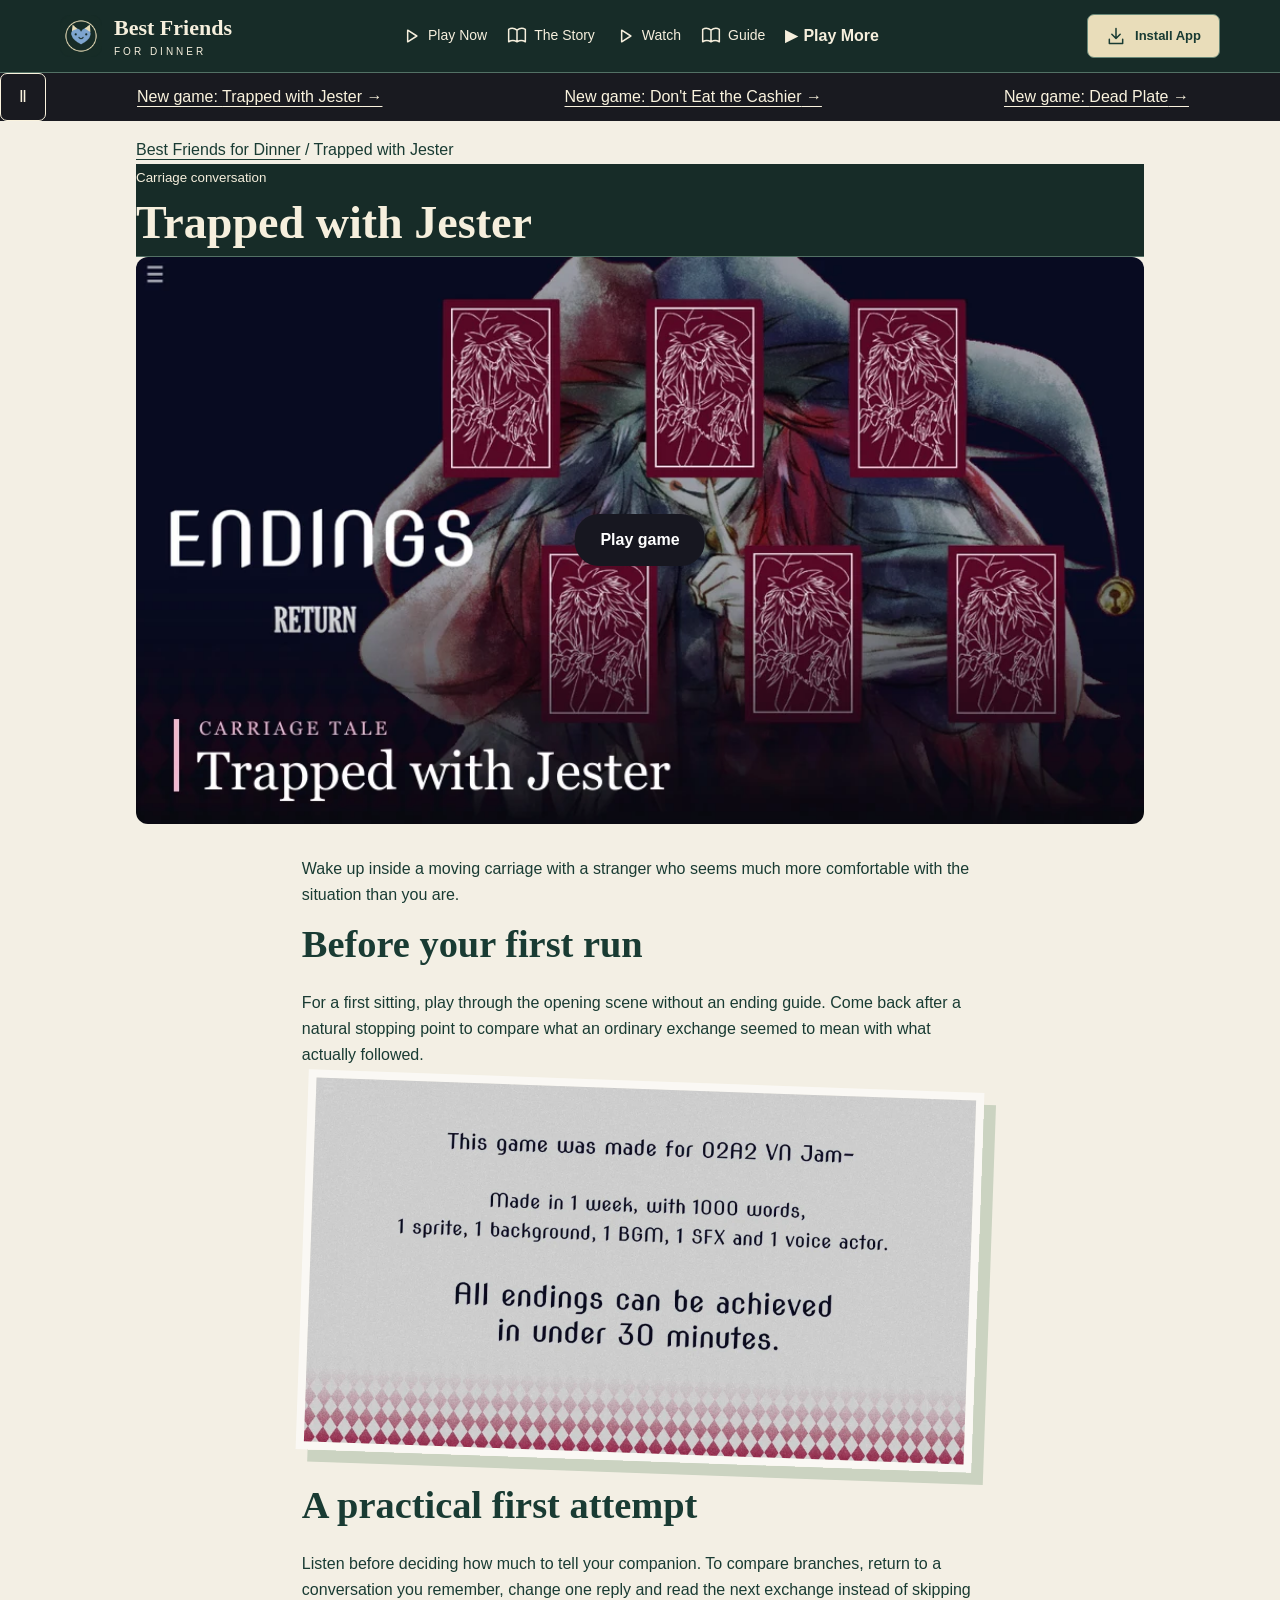
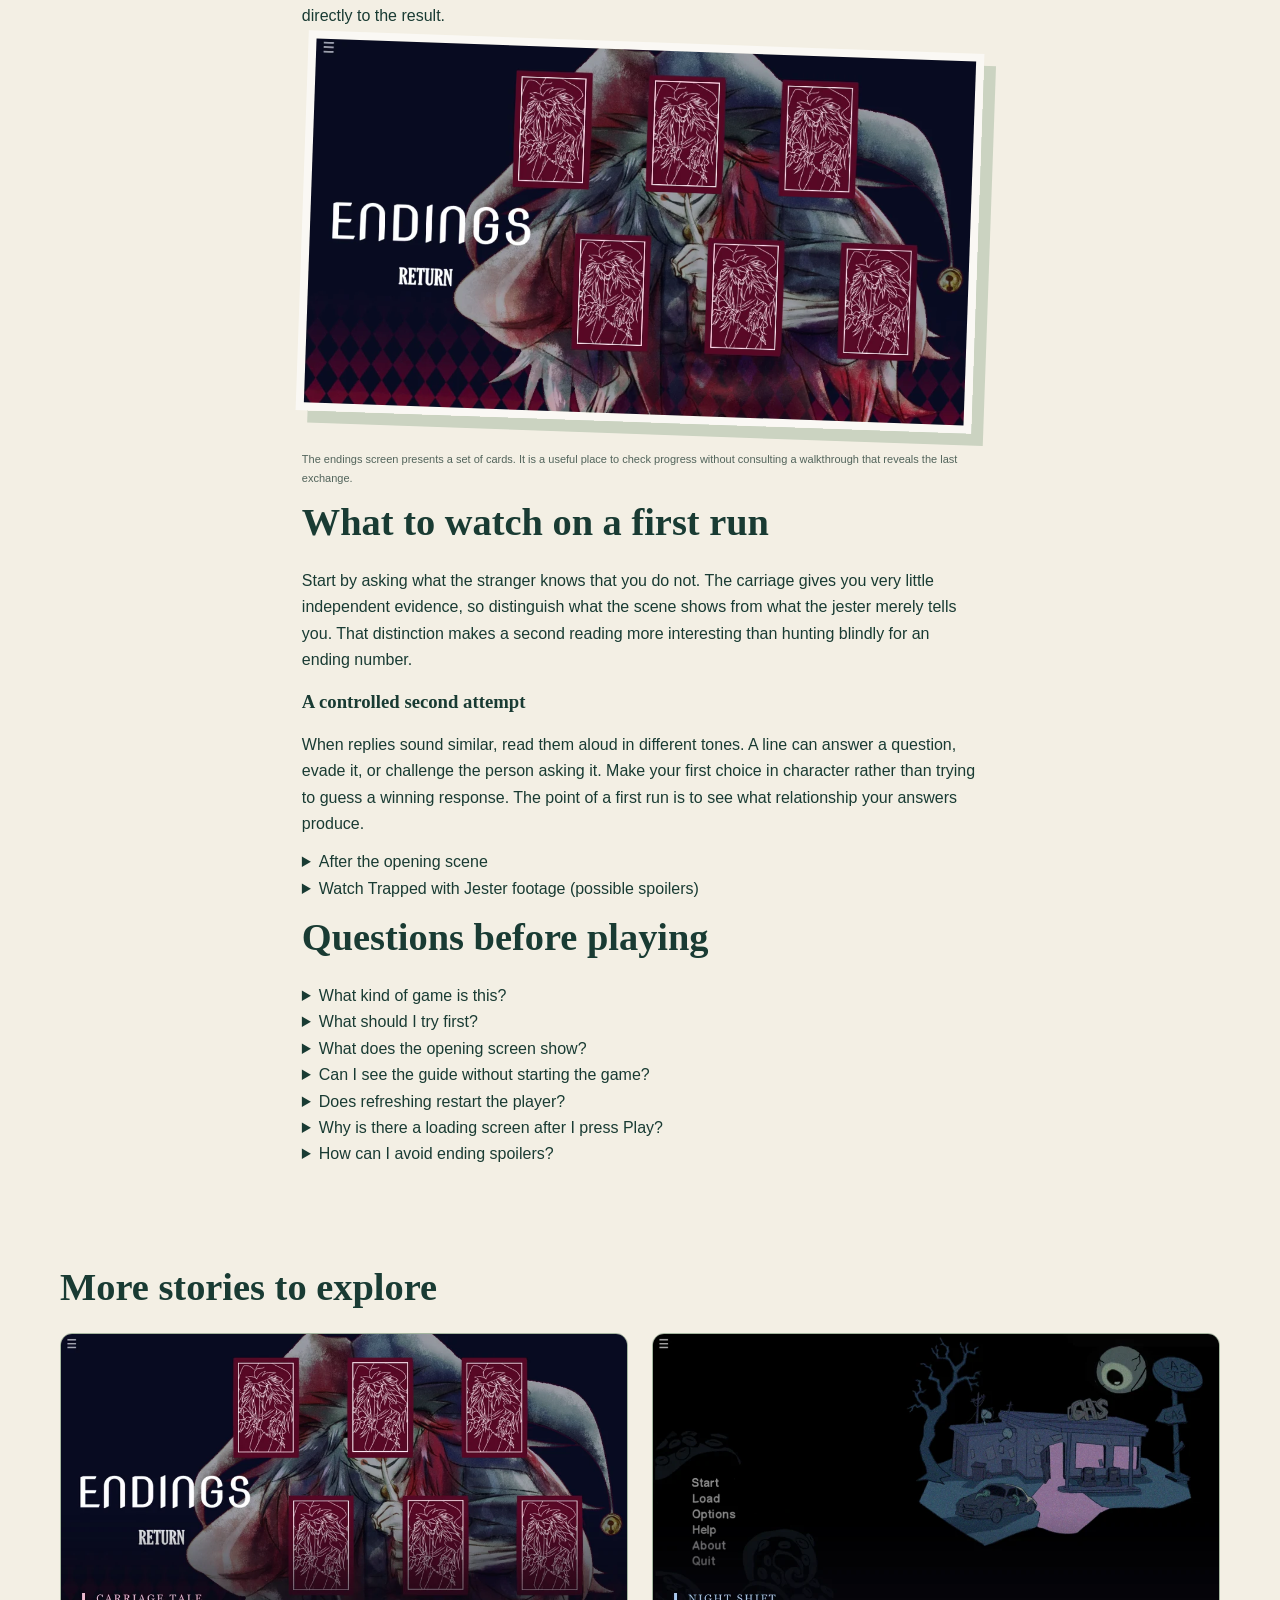
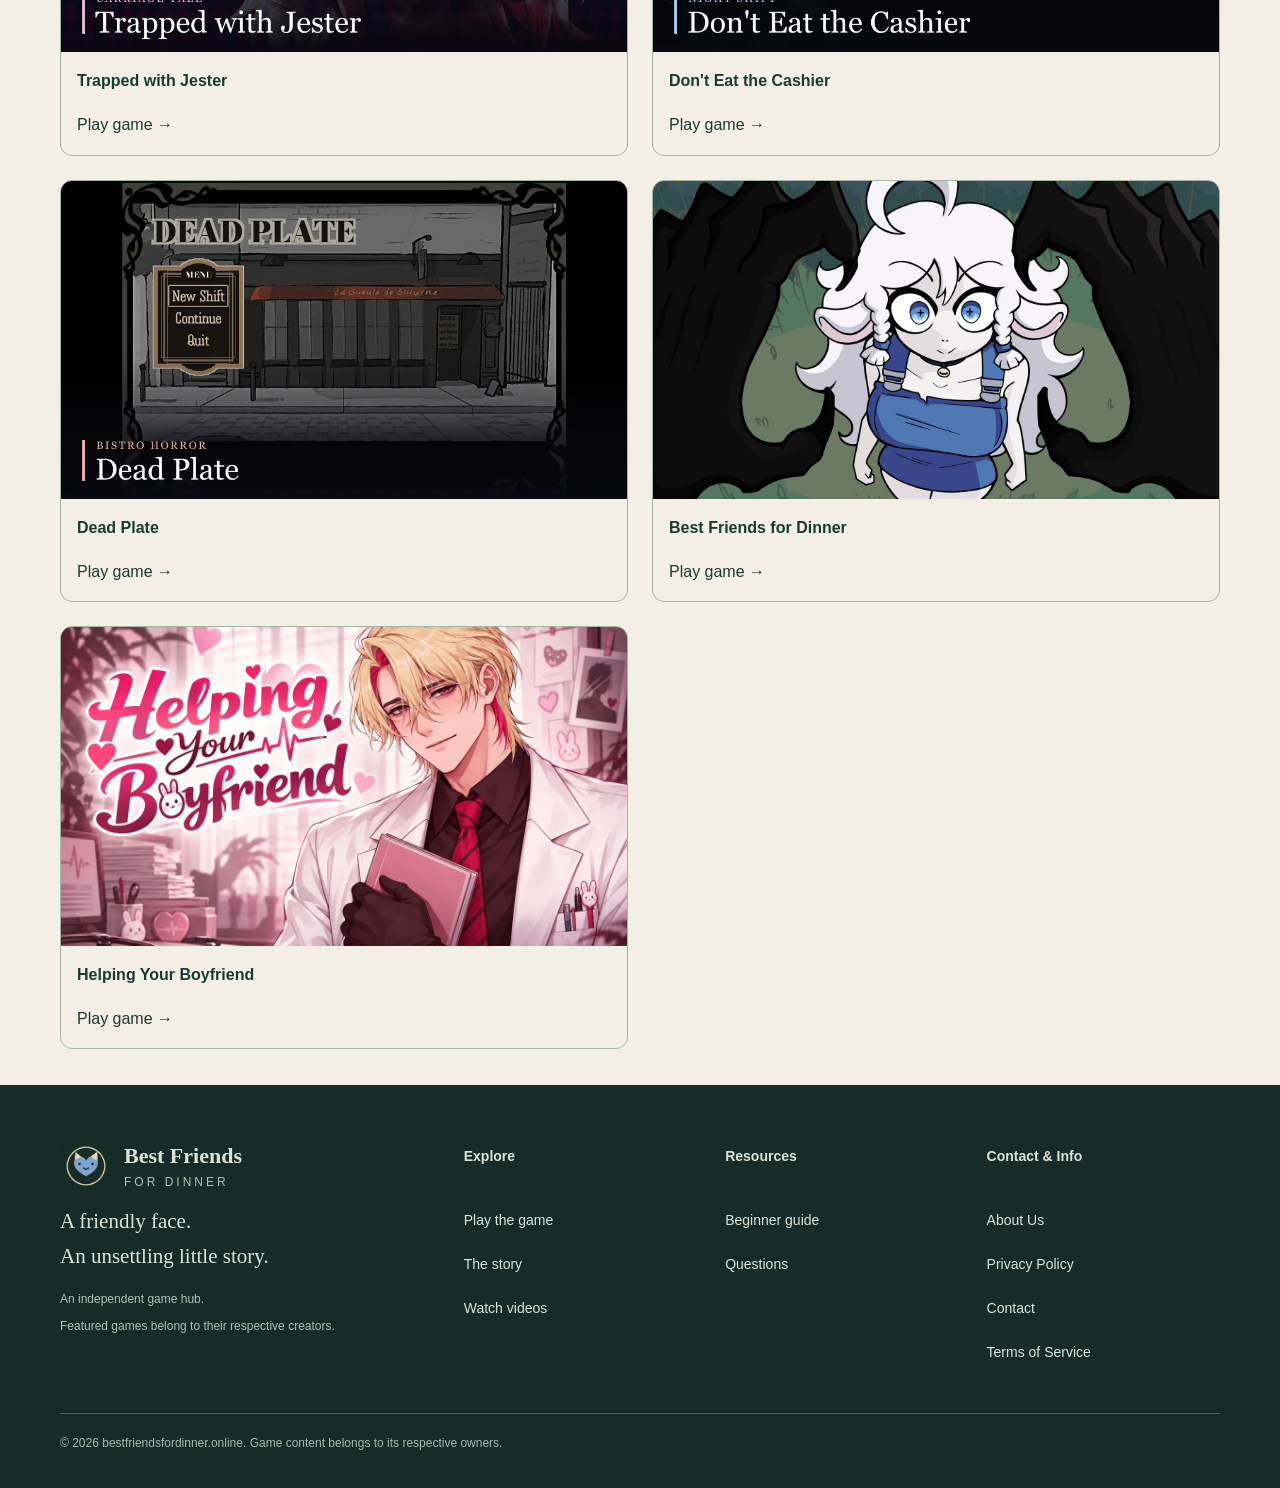
<file: trapped-with-jester/index.html>
<!DOCTYPE html><html lang="en"><head><meta charSet="utf-8"/><meta name="viewport" content="width=device-width, initial-scale=1"/><link rel="preload" as="image" href="/best-friends-for-dinner-logo.webp"/><link rel="preload" as="image" href="/trapped-with-jester-illustrated-cover.webp"/><link rel="preload" as="image" href="/dont-eat-the-cashier-illustrated-cover.webp"/><link rel="preload" as="image" href="/dead-plate-illustrated-cover.webp"/><link rel="preload" as="image" href="/best-friends-for-dinner-cover.webp"/><link rel="preload" as="image" href="/helping-your-boyfriend-cover.webp"/><link rel="stylesheet" href="/_next/static/css/b38886ed8d73b061.css" data-precedence="next"/><link rel="preload" as="script" fetchPriority="low" href="/_next/static/chunks/webpack-22f17a05d5ca1784.js"/><script src="/_next/static/chunks/fa220fce-a2ae67357b377627.js" async=""></script><script src="/_next/static/chunks/650-83bfecec2b462406.js" async=""></script><script src="/_next/static/chunks/main-app-3e320964a0427bde.js" async=""></script><script src="/_next/static/chunks/482-200982b02627eb59.js" async=""></script><script src="/_next/static/chunks/app/layout-a5156fbc3a638d1e.js" async=""></script><script src="/_next/static/chunks/944-dfe66247b5626b02.js" async=""></script><script src="/_next/static/chunks/app/trapped-with-jester/page-eb3ec271be4a791f.js" async=""></script><link rel="preload" href="https://data.1back.link/js/app.js" as="script"/><title>Trapped with Jester | Best Friends for Dinner</title><meta name="description" content="Wake up inside a moving carriage with a stranger who seems much more comfortable with the situation than you are."/><link rel="manifest" href="/manifest.webmanifest"/><meta name="keywords" content="Best Friends for Dinner,Demonward visual novel,Best Friends for Dinner browser game"/><link rel="canonical" href="https://bestfriendsfordinner.online/trapped-with-jester/"/><meta property="og:title" content="Trapped with Jester"/><meta property="og:description" content="Wake up inside a moving carriage with a stranger who seems much more comfortable with the situation than you are."/><meta property="og:image" content="https://bestfriendsfordinner.online/trapped-with-jester-illustrated-cover.webp"/><meta name="twitter:card" content="summary_large_image"/><meta name="twitter:title" content="Trapped with Jester"/><meta name="twitter:description" content="Wake up inside a moving carriage with a stranger who seems much more comfortable with the situation than you are."/><meta name="twitter:image" content="https://bestfriendsfordinner.online/trapped-with-jester-illustrated-cover.webp"/><link rel="icon" href="/favicon.png"/><script src="/_next/static/chunks/polyfills-42372ed130431b0a.js" noModule=""></script></head><body><div hidden=""><!--$--><!--/$--></div><a class="skip" href="#main">Skip to content</a><header><div class="wrap nav"><a class="brand" href="/"><img src="/best-friends-for-dinner-logo.webp" width="42" height="42" alt="Sheep and wolf dinner-plate emblem"/><span>Best Friends<small>FOR DINNER</small></span></a><nav aria-label="Main navigation"><a class="play-link" href="/#play"><svg viewBox="0 0 24 24" width="20" height="20" fill="none" stroke="currentColor" stroke-width="1.8" stroke-linecap="round" stroke-linejoin="round" aria-hidden="true"><path d="M8 5l11 7-11 7Z"></path></svg>Play Now</a><a href="/#story"><svg viewBox="0 0 24 24" width="20" height="20" fill="none" stroke="currentColor" stroke-width="1.8" stroke-linecap="round" stroke-linejoin="round" aria-hidden="true"><path d="M12 5Q7 1 2 4v15q5-3 10 0 5-3 10 0V4q-5-3-10 1v14"></path></svg>The Story</a><a href="/#watch"><svg viewBox="0 0 24 24" width="20" height="20" fill="none" stroke="currentColor" stroke-width="1.8" stroke-linecap="round" stroke-linejoin="round" aria-hidden="true"><path d="M8 5l11 7-11 7Z"></path></svg>Watch</a><a href="/guides/"><svg viewBox="0 0 24 24" width="20" height="20" fill="none" stroke="currentColor" stroke-width="1.8" stroke-linecap="round" stroke-linejoin="round" aria-hidden="true"><path d="M12 5Q7 1 2 4v15q5-3 10 0 5-3 10 0V4q-5-3-10 1v14"></path></svg>Guide</a><details class="play-more"><summary><span aria-hidden="true">▶</span> Play More</summary><div><a href="/trapped-with-jester/"><img src="/trapped-with-jester-illustrated-cover.webp" alt="" width="32" height="32"/><span>Trapped with Jester</span></a><a href="/dont-eat-the-cashier/"><img src="/dont-eat-the-cashier-illustrated-cover.webp" alt="" width="32" height="32"/><span>Don&#x27;t Eat the Cashier</span></a><a href="/dead-plate/"><img src="/dead-plate-illustrated-cover.webp" alt="" width="32" height="32"/><span>Dead Plate</span></a><a href="/"><img src="/best-friends-for-dinner-cover.webp" alt="" width="32" height="32"/><span>Best Friends for Dinner</span></a><a href="/helping-your-boyfriend/"><img src="/helping-your-boyfriend-cover.webp" alt="" width="32" height="32"/><span>Helping Your Boyfriend</span></a></div></details></nav><button class="install"><svg viewBox="0 0 24 24" width="20" height="20" fill="none" stroke="currentColor" stroke-width="1.8" stroke-linecap="round" stroke-linejoin="round" aria-hidden="true"><path d="M12 3v12m-5-5 5 5 5-5M4 16v5h16v-5"></path></svg><span>Install App</span></button></div></header><dialog><button class="close icon" aria-label="Close installation help" title="Close"><svg viewBox="0 0 24 24" width="20" height="20" fill="none" stroke="currentColor" stroke-width="1.8" stroke-linecap="round" stroke-linejoin="round" aria-hidden="true"><path d="M6 6l12 12M18 6L6 18"></path></svg></button><h2>Keep a seat saved</h2><p>Install this website for easy return visits. The game and videos still need internet.</p><p>On iPhone or iPad: Share → Add to Home Screen. Elsewhere: use your browser’s install menu, or bookmark this page.</p><button><svg viewBox="0 0 24 24" width="20" height="20" fill="none" stroke="currentColor" stroke-width="1.8" stroke-linecap="round" stroke-linejoin="round" aria-hidden="true"><path d="M8 8h12v13H8zM16 8V3H3v13h5"></path></svg> Copy site link</button><input aria-label="Website address for manual copying" readOnly="" value="https://bestfriendsfordinner.online/"/><p role="status"></p></dialog><aside class="game-news_bar__6TYwA" aria-label="New game announcements"><button type="button" aria-pressed="false" aria-label="Pause announcements">Ⅱ</button><div class="game-news_window__Mjeaj"><div class="game-news_track__Mp1ke"><div class="game-news_group__JCM6_"><a href="/trapped-with-jester/" target="_blank" rel="noopener noreferrer" tabindex="0">New game: <!-- -->Trapped with Jester<!-- --> →</a><a href="/dont-eat-the-cashier/" target="_blank" rel="noopener noreferrer" tabindex="0">New game: <!-- -->Don&#x27;t Eat the Cashier<!-- --> →</a><a href="/dead-plate/" target="_blank" rel="noopener noreferrer" tabindex="0">New game: <!-- -->Dead Plate<!-- --> →</a></div><div class="game-news_group__JCM6_" aria-hidden="true"><a href="/trapped-with-jester/" target="_blank" rel="noopener noreferrer" tabindex="-1">New game: <!-- -->Trapped with Jester<!-- --> →</a><a href="/dont-eat-the-cashier/" target="_blank" rel="noopener noreferrer" tabindex="-1">New game: <!-- -->Don&#x27;t Eat the Cashier<!-- --> →</a><a href="/dead-plate/" target="_blank" rel="noopener noreferrer" tabindex="-1">New game: <!-- -->Dead Plate<!-- --> →</a></div></div></div></aside><main style="max-width:1040px;margin:auto;padding:1rem;line-height:1.65"><nav aria-label="Breadcrumb"><a href="/">Best Friends for Dinner</a> / <!-- -->Trapped with Jester</nav><header><small>Carriage conversation</small><h1>Trapped with Jester</h1></header><div style="aspect-ratio:16/9;position:relative;background:#121217;overflow:hidden;border-radius:12px"><button type="button" aria-label="Play Trapped with Jester" style="width:100%;height:100%;border:0;cursor:pointer;background:transparent;padding:0"><img src="/trapped-with-jester-illustrated-cover.webp" alt="" style="width:100%;height:100%;object-fit:cover"/><strong style="position:absolute;top:50%;left:50%;transform:translate(-50%,-50%);background:#171720;color:white;padding:.8em 1.6em;border-radius:24px">Play game</strong></button></div><article style="max-width:76ch;margin:2rem auto"><p>Wake up inside a moving carriage with a stranger who seems much more comfortable with the situation than you are.</p><h2>Before your first run</h2><p>For a first sitting, play through the opening scene without an ending guide. Come back after a natural stopping point to compare what an ordinary exchange seemed to mean with what actually followed.</p><figure><img width="1024" height="576" style="width:100%;height:auto" src="/trapped-with-jester-opening-screen.webp" alt="Trapped with Jester: opening screen" loading="lazy"/></figure><h2>A practical first attempt</h2><p>Listen before deciding how much to tell your companion. To compare branches, return to a conversation you remember, change one reply and read the next exchange instead of skipping directly to the result.</p><figure><img width="1024" height="576" style="width:100%;height:auto" src="/trapped-with-jester-session-screen.webp" alt="Carriage conversation: in-game screen" loading="lazy"/><figcaption>The endings screen presents a set of cards. It is a useful place to check progress without consulting a walkthrough that reveals the last exchange.</figcaption></figure><section aria-label="Play notes"><h2>What to watch on a first run</h2><p>Start by asking what the stranger knows that you do not. The carriage gives you very little independent evidence, so distinguish what the scene shows from what the jester merely tells you. That distinction makes a second reading more interesting than hunting blindly for an ending number.</p><h3>A controlled second attempt</h3><p>When replies sound similar, read them aloud in different tones. A line can answer a question, evade it, or challenge the person asking it. Make your first choice in character rather than trying to guess a winning response. The point of a first run is to see what relationship your answers produce.</p><details><summary>After the opening scene</summary><p>After finishing, look at the ending cards before restarting. Make a short note of the last exchange you remember. On your next run, test a different attitude at that exchange instead of changing every earlier answer. If the result does not change, work backward to an earlier decision.</p></details></section><details><summary>Watch Trapped with Jester footage (possible spoilers)</summary><iframe loading="lazy" title="Trapped with Jester video" src="https://www.youtube-nocookie.com/embed/tb-qO_J5iFo" style="width:100%;aspect-ratio:16/9;border:0" allowFullScreen=""></iframe></details><h2>Questions before playing</h2><details><summary>What kind of game is this?</summary><p>Wake up inside a moving carriage with a stranger who seems much more comfortable with the situation than you are.</p></details><details><summary>What should I try first?</summary><p>Listen before deciding how much to tell your companion. To compare branches, return to a conversation you remember, change one reply and read the next exchange instead of skipping directly to the result.</p></details><details><summary>What does the opening screen show?</summary><p>The endings screen presents a set of cards. It is a useful place to check progress without consulting a walkthrough that reveals the last exchange.</p></details><details><summary>Can I see the guide without starting the game?</summary><p>Yes. The player only opens after you select Play. The illustrated notes below it do not require a game download.</p></details><details><summary>Does refreshing restart the player?</summary><p>Refreshing unloads the current frame. Do not use it as an undo button; use the game&#x27;s own menus and save options where offered.</p></details><details><summary>Why is there a loading screen after I press Play?</summary><p>The cover belongs to this page; the game downloads its own resources after launch. Wait for its menu before pressing keys repeatedly.</p></details><details><summary>How can I avoid ending spoilers?</summary><p>Play before opening the optional video below. Footage may show later scenes or endings.</p></details></article></main><!--$--><!--/$--><section class="wrap more-games"><h2>More stories to explore</h2><div><a href="/trapped-with-jester/"><img src="/trapped-with-jester-illustrated-cover.webp" alt="Trapped with Jester cover" width="640" height="360" loading="lazy"/><strong>Trapped with Jester</strong><span>Play game →</span></a><a href="/dont-eat-the-cashier/"><img src="/dont-eat-the-cashier-illustrated-cover.webp" alt="Don&#x27;t Eat the Cashier cover" width="640" height="360" loading="lazy"/><strong>Don&#x27;t Eat the Cashier</strong><span>Play game →</span></a><a href="/dead-plate/"><img src="/dead-plate-illustrated-cover.webp" alt="Dead Plate cover" width="640" height="360" loading="lazy"/><strong>Dead Plate</strong><span>Play game →</span></a><a href="/"><img src="/best-friends-for-dinner-cover.webp" alt="Best Friends for Dinner cover" width="640" height="360" loading="lazy"/><strong>Best Friends for Dinner</strong><span>Play game →</span></a><a href="/helping-your-boyfriend/"><img src="/helping-your-boyfriend-cover.webp" alt="Helping Your Boyfriend cover" width="640" height="360" loading="lazy"/><strong>Helping Your Boyfriend</strong><span>Play game →</span></a></div></section><footer><div class="wrap footer-main"><div><a class="brand" href="/"><img src="/best-friends-for-dinner-logo.webp" width="52" height="52" alt=""/><span>Best Friends<small>FOR DINNER</small></span></a><p>A friendly face.<br/>An unsettling little story.</p><small>An independent game hub.<br/>Featured games belong to their respective creators.</small></div><div class="footer-links"><nav aria-label="Explore"><h2>Explore</h2><a href="/#play">Play the game</a><a href="/#story">The story</a><a href="/#watch">Watch videos</a></nav><nav aria-label="Resources"><h2>Resources</h2><a href="/guides/">Beginner guide</a><a href="/#faq">Questions</a></nav><nav aria-label="Contact and information"><h2>Contact &amp; Info</h2><a href="/about/">About Us</a><a href="/privacy/">Privacy Policy</a><a href="/contact/">Contact</a><a href="/terms/">Terms of Service</a></nav></div></div><p class="wrap copyright">© 2026 bestfriendsfordinner.online. Game content belongs to its respective owners.</p></footer><script src="/_next/static/chunks/webpack-22f17a05d5ca1784.js" id="_R_" async=""></script><script>(self.__next_f=self.__next_f||[]).push([0])</script><script>self.__next_f.push([1,"1:\"$Sreact.fragment\"\n2:\"static/chunks/482-200982b02627eb59.js\"\n3:\"static/chunks/app/layout-a5156fbc3a638d1e.js\"\n4:I[351,[\"482\",\"$2\",\"177\",\"$3\"],\"default\"]\n5:I[781,[],\"\"]\n6:I[6617,[],\"\"]\n7:I[5869,[\"482\",\"$2\",\"177\",\"$3\"],\"\"]\nb:\"static/chunks/944-dfe66247b5626b02.js\"\nc:\"static/chunks/app/trapped-with-jester/page-eb3ec271be4a791f.js\"\nd:I[8944,[\"944\",\"$b\",\"2\",\"$c\"],\"\"]\ne:I[4041,[\"944\",\"$b\",\"2\",\"$c\"],\"default\"]\n1a:\"ViewportBoundary\"\n1b:I[4016,[],\"$1a\"]\n1d:\"MetadataBoundary\"\n1e:I[4016,[],\"$1d\"]\n1f:\"$Sreact.suspense\"\n21:I[719,[],\"default\",1]\n:HL[\"/_next/static/css/b38886ed8d73b061.css\",\"style\"]\n9:X\na:[[\"children\",{\"s\":\"__PAGE__\",\"h\":512,\"d\":{\"r\":[\"$\",\"$1\",\"c\",{\"children\":[[\"$\",\"main\",null,{\"style\":{\"maxWidth\":1040,\"margin\":\"auto\",\"padding\":\"1rem\",\"lineHeight\":1.65},\"children\":[[\"$\",\"nav\",null,{\"aria-label\":\"Breadcrumb\",\"children\":[[\"$\",\"$Ld\",null,{\"href\":\"/\",\"children\":\"Best Friends for Dinner\"}],\" / \",\"Trapped with Jester\"]}],[\"$\",\"header\",null,{\"children\":[[\"$\",\"small\",null,{\"children\":\"Carriage conversation\"}],[\"$\",\"h1\",null,{\"children\":\"Trapped with Jester\"}]]}],[\"$\",\"$Le\",null,{\"title\":\"Trapped with Jester\",\"cover\":\"/trapped-with-jester-illustrated-cover.webp\",\"url\":\"https://s.cobb-can-move.com/games/trapped-with-jester/index.html\"}],[\"$\",\"article\",null,{\"style\":{\"maxWidth\":\"76ch\",\"margin\":\"2rem auto\"},\"children\":[[\"$\",\"p\",null,{\"children\":\"Wake up inside a moving carriage with a stranger who seems much more comfortable with the situation than you are.\"}],[\"$\",\"h2\",null,{\"children\":\"Before your first run\"}],[\"$\",\"p\",null,{\"children\":\"For a first sitting, play through the opening scene without an ending guide. Come back after a natural stopping point to compare what an ordinary exchange seemed to mean with what actually followed.\"}],[\"$\",\"figure\",null,{\"children\":[\"$\",\"img\",null,{\"width\":\"1024\",\"height\":\"576\",\"style\":{\"width\":\"100%\",\"height\":\"auto\"},\"src\":\"/trapped-with-jester-opening-screen.webp\",\"alt\":\"Trapped with Jester: opening screen\",\"loading\":\"lazy\"}]}],[\"$\",\"h2\",null,{\"children\":\"A practical first attempt\"}],[\"$\",\"p\",null,{\"children\":\"Listen before deciding how much to tell your companion. To compare branches, return to a conversation you remember, change one reply and read the next exchange instead of skipping directly to the result.\"}],[\"$\",\"figure\",null,{\"children\":[[\"$\",\"img\",null,{\"width\":\"1024\",\"height\":\"576\",\"style\":{\"width\":\"100%\",\"height\":\"auto\"},\"src\":\"/trapped-with-jester-session-screen.webp\",\"alt\":\"Carriage conversation: in-game screen\",\"loading\":\"lazy\"}],[\"$\",\"figcaption\",null,{\"children\":\"The endings screen presents a set of cards. It is a useful place to check progress without consulting a walkthrough that reveals the last exchange.\"}]]}],[\"$\",\"section\",null,{\"aria-label\":\"Play notes\",\"children\":[[\"$\",\"h2\",null,{\"children\":\"What to watch on a first run\"}],[\"$\",\"p\",null,{\"children\":\"Start by asking what the stranger knows that you do not. The carriage gives you very little independent evidence, so distinguish what the scene shows from what the jester merely tells you. That distinction makes a second reading more interesting than hunting blindly for an ending number.\"}],[\"$\",\"h3\",null,{\"children\":\"A controlled second attempt\"}],[\"$\",\"p\",null,{\"children\":\"When replies sound similar, read them aloud in different tones. A line can answer a question, evade it, or challenge the person asking it. Make your first choice in character rather than trying to guess a winning response. The point of a first run is to see what relationship your answers produce.\"}],\"$Lf\"]}],\"$L10\",\"$L11\",[\"$L12\",\"$L13\",\"$L14\",\"$L15\",\"$L16\",\"$L17\",\"$L18\"]]}]]}],null,\"$L19\"]}],\"p\":false,\"v\":null}}]]\n8:[[\"children\",{\"s\":\"trapped-with-jester\",\"h\":512,\"d\":{\"r\":[\"$\",\"$1\",\"c\",{\"children\":[null,[\"$\",\"$L5\",null,{\"parallelRouterKey\":\"children\",\"error\":\"$undefined\",\"errorStyles\":\"$undefined\",\"errorScripts\":\"$undefined\",\"template\":[\"$\",\"$L6\",null,{}],\"templateStyles\":\"$undefined\",\"templateScripts\":\"$undefined\",\"notFound\":\"$undefined\",\"forbidden\":\"$undefined\",\"unauthorized\":\"$undefined\"}]]}],\"p\":false,\"v\":\"$9\"},\"c\":\"$Qa\"}]]\n0:{\"P\":null,\"c\":[\"\",\"trapped-with-jester\",\"\"],\"q\":\"\",\"i\":false,\"t\":{\"t\":{\"s\":\"\",\"h\":528,\"d\":{\"r\":[\"$\",\"$1\",\"c\",{\"children\":[[[\"$\",\"link\",\"0\",{\"rel\":\"stylesheet\",\"href\":\"/_next/static/css/b38886ed8d73b061.css\",\"precedence\":\"next\",\"crossOrigin\":\"$undefined\",\"nonce\":\"$undefined\"}]],[\"$\",\"html\",null,{\"lang\":\"en\",\"children\":[\"$\",\"body\",null,{\"children\":[[\"$\",\"a\",null,{\"className\":\"skip\",\"href\":\"#main\",\"children\":\"Skip to content\"}],[\"$\",\"$L4\",null,{\"children\":[\"$\",\"$L5\",null,{\"parallelRouterKey\":\"children\",\"error\":\"$undefined\",\"errorStyles\":\"$undefined\",\"errorScripts\":\"$undefined\",\"template\":[\"$\",\"$L6\",null,{}],\"templateStyles\":\"$undefined\",\"templateScripts\":\"$undefined\",\"notFound\":[[\"$\",\"main\",null,{\"id\":\"main\",\"className\":\"wrap document\",\"children\":[[\"$\",\"h1\",null,{\"children\":\"A seat is missing.\"}],[\"$\",\"p\",null,{\"children\":\"This page could not be found.\"}],[\"$\",\"a\",null,{\"href\":\"/\",\"children\":\"Return to the game →\"}]]}],[]],\"forbidden\":\"$undefined\",\"unauthorized\":\"$undefined\"}]}],[\"$\",\"$L7\",null,{\"src\":\"https://data.1back.link/js/app.js\",\"data-domain\":\"bestfriendsfordinner.online\",\"data-api\":\"https://data.1back.link/api/send\",\"strategy\":\"afterInteractive\"}]]}]}]]}],\"p\":false,\"v\":null},\"c\":\"$Q8\"},\"h\":{\"r\":[\"$\",\"$1\",\"h\",{\"children\":[null,[\"$\",\"$L1b\",null,{\"children\":\"$L1c\"}],[\"$\",\"$L1e\",null,{\"children\":[[\"$\",\"div\",null,{\"hidden\":true,\"children\":[\"$\",\"$1f\",null,{\"name\":\"Next.Metadata\",\"children\":\"$L20\"}]}],null]}],null]}],\"p\":false,\"v\":null}},\"m\":\"$undefined\",\"G\":[\"$21\",[]],\"S\":true,\"r\":\"$undefined\",\"s\":\"$undefined\",\"a\":\"$undefined\",\"l\":\"$undefined\",\"p\":\"$undefined\",\"d\":\"$undefined\",\"b\":\"zdKtFDJPn85tqJwG26Mq4\"}\n22:I[4016,[],\"OutletBoundary\"]\n9:C\nf:[\"$\",\"details\",null,{\"children\":[[\"$\",\"summary\",null,{\"children\":\"After the opening scene\"}],[\"$\",\"p\",null,{\"children\":\"After finishing, look at the ending cards before restarting. Make a short note of the last exchange you remember. On your next run, test a different attitude at that exchange instead of changing every earlier answer. If the result does not change, work backward to an earlier decision.\"}]]}]\n10:[\"$\",\"details\",null,{\"children\":[[\"$\",\"summary\",null,{\"children\":\"Watch Trapped with Jester footage (possible spoilers)\"}],[\"$\",\"iframe\",null,{\"loading\":\"lazy\",\"title\":\"Trapped with Jester video\",\"src\":\"https://www.youtube-nocookie.com/embed/tb-qO_J5iFo\",\"style\":{\"width\":\"100%\",\"aspectRatio\":\"16/9\",\"border\":0},\"allowFullScreen\":true}]]}]\n11:[\"$\",\"h2\",null,{\"children\":\"Questions before playing\"}]\n12:[\"$\",\"details\",\"What kind of game is this?\",{\"children\":[[\"$\",\"summary\",null,{\"children\":\"What kind of game is this?\"}],[\"$\",\"p\",null,{\"children\":\"Wake up inside a moving carriage with a stranger who seems much more comfortable with the situation than you are.\"}]]}]\n13:[\"$\",\"details\",\"What should I try first?\",{\"children\":[[\"$\",\"summary\",null,{\"children\":\"What should I try first?\"}],[\"$\",\"p\",null,{\"children\":\"Listen before deciding how much to tell your companion. To compare branches, return to a conversation you remember, change one reply and read the next exchange instead of skipping directly to the result.\"}]]}]\n14:[\"$\",\"details\",\"What does the opening screen show?\",{\"children\":[[\"$\",\"summary\",null,{\"children\":\"What does the opening screen show?\"}],[\"$\",\"p\",null,{\"children\":\"The endings screen presents a set of cards. It is a useful place to check progress without consulting a walkthrough that reveals the last exchange.\"}]]}]\n15:[\"$\",\"details\",\"Can I see the guide without starting the game?\",{\"children\":[[\"$\",\"summary\",null,{\"children\":\"Can I see the guide without starting the game?\"}],[\"$\",\"p\",null,{\"children\":\"Yes. The player only opens after you select Play. The illustrated notes below it do not require a game download.\"}]]}]\n16:[\"$\",\"details\",\"Does refreshing restart the player?\",{\"children\":[[\"$\",\"summary\",null,{\"children\":\"Does refreshing restart the player?\"}],[\"$\",\"p\",null,{\"children\":\"Refreshing unloads the current frame. Do not use it as an undo button; use the game's own menus and save options where offered.\"}]]}]\n17:[\"$\",\"details\",\"Why is there a loading screen after I press Play?\",{\"children\":[[\"$\",\"summary\",null,{\"children\":\"Why is there a loading screen after I press Play?\"}],[\"$\",\"p\",null,{\"children\":\"The cover belongs to this page; the game downloads its own resources after launch. Wait for its menu before pressing keys repeatedly.\"}]]}]\n18:[\"$\",\"details\",\"How can I avoid ending spoilers?\",{\"children\":[[\"$\",\"summary\",null,{\"children\":\"How can I avoid ending spoilers?\"}],[\"$\",\"p\",null,{\"children\":\"Play before opening the optional video below. Footage may show later scenes or endings.\"}]]}]\n19:[\"$\",\"$L22\",null,{\"children\":[\"$\",\"$1f\",null,{\"name\":\"Next.MetadataOutlet\",\"children\":\"$@23\"}]}]\n1c:[[\"$\",\"meta\",\"0\",{\"charSet\":\"utf-8\"}],[\"$\",\"meta\",\"1\",{\"name\":\"viewport\",\"content\":\"width=device-width, initial-scale=1\"}]]\n24:I[5865,[],\"IconMark\"]\n20:[[\"$\",\"title\",\"0\",{\"children\":\"Trapped with Jester | Best Friends for Dinner\"}],[\"$\",\"meta\",\"1\",{\"name\":\"description\",\"content\":\"Wake up inside a moving carriage with a stranger who seems much more comfortable with the situation than you are.\"}],[\"$\",\"link\",\"2\",{\"rel\":\"manifest\",\"href\":\"/manifest.webmanifest\",\"crossOrigin\":\"$undefined\"}],[\"$\",\"meta\",\"3\",{\"name\":\"keywords\",\"content\":\"Best Friends for Dinner,Demonward visual novel,Best Friends for Dinner browser game\"}],[\"$\",\"link\",\"4\",{\"rel\":\"canonical\",\"href\":\"https://bestfriendsfordinner.online/trapped-with-jester/\"}],[\"$\",\"meta\",\"5\",{\"property\":\"og:title\",\"content\":\"Trapped with Jester\"}],[\"$\",\"meta\",\"6\",{\"property\":\"og:description\",\"content\":\"Wake up inside a moving carriage with a stranger who seems much more comfortable with the situation than you are.\"}],[\"$\",\"meta\",\"7\",{\"property\":\"og:image\",\"content\":\"https://bestfriendsfordinner.online/trapped-with-jester-illustrated-cover.webp\"}],[\"$\",\"meta\",\"8\",{\"name\":\"twitter:card\",\"content\":\"summary_large_image\"}],[\"$\",\"meta\",\"9\",{\"name\":\"twitter:title\",\"content\":\"Trapped with Jester\"}],[\"$\",\"meta\",\"10\",{\"name\":\"twitter:description\",\"content\":\"Wake up inside a moving carriage with a stranger who seems much more comfortable with the situation than you are.\"}],[\"$\",\"meta\",\"11\",{\"name\":\"twitter:image\",\"content\":\"https://bestfriendsfordinner.online/trapped-with-jester-illustrated-cover.webp\"}],[\"$\",\"link\",\"12\",{\"rel\":\"icon\",\"href\":\"/favicon.png\"}],[\"$\",\"$L24\",\"13\",{}]]\n23:null\n"])</script></body></html>
</file>
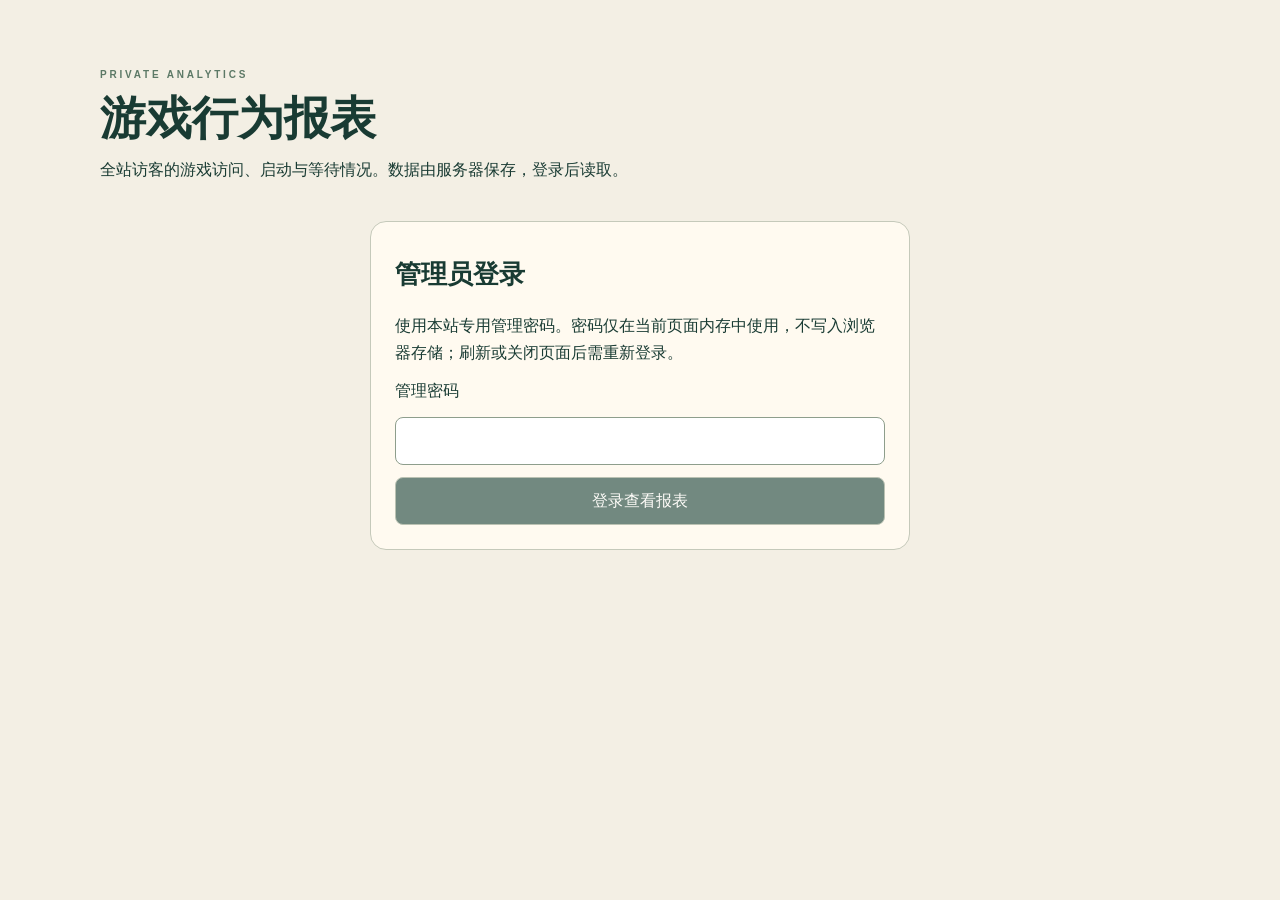
<file: admin/debug/index.html>
<!DOCTYPE html><html lang="en"><head><meta charSet="utf-8"/><meta name="viewport" content="width=device-width, initial-scale=1"/><link rel="stylesheet" href="/_next/static/css/b38886ed8d73b061.css" data-precedence="next"/><link rel="preload" as="script" fetchPriority="low" href="/_next/static/chunks/webpack-22f17a05d5ca1784.js"/><script src="/_next/static/chunks/fa220fce-a2ae67357b377627.js" async=""></script><script src="/_next/static/chunks/650-83bfecec2b462406.js" async=""></script><script src="/_next/static/chunks/main-app-3e320964a0427bde.js" async=""></script><script src="/_next/static/chunks/482-200982b02627eb59.js" async=""></script><script src="/_next/static/chunks/app/layout-a5156fbc3a638d1e.js" async=""></script><script src="/_next/static/chunks/app/admin/debug/page-44cbc9be2ba4853a.js" async=""></script><link rel="preload" href="https://data.1back.link/js/app.js" as="script"/><title>私有行为报表 | Best Friends for Dinner</title><meta name="description" content="受管理密码保护的本站游戏行为统计。"/><link rel="manifest" href="/manifest.webmanifest"/><meta name="keywords" content="Best Friends for Dinner,Demonward visual novel,Best Friends for Dinner browser game"/><meta name="robots" content="noindex, nofollow"/><link rel="canonical" href="https://bestfriendsfordinner.online/admin/debug/"/><meta property="og:title" content="私有行为报表 | Best Friends for Dinner"/><meta property="og:description" content="受管理密码保护的本站游戏行为统计。"/><meta property="og:image" content="https://bestfriendsfordinner.online/best-friends-for-dinner-cover.webp"/><meta property="og:type" content="website"/><meta name="twitter:card" content="summary_large_image"/><meta name="twitter:title" content="私有行为报表 | Best Friends for Dinner"/><meta name="twitter:description" content="受管理密码保护的本站游戏行为统计。"/><meta name="twitter:image" content="https://bestfriendsfordinner.online/best-friends-for-dinner-cover.webp"/><link rel="icon" href="/favicon.png"/><script src="/_next/static/chunks/polyfills-42372ed130431b0a.js" noModule=""></script></head><body><div hidden=""><!--$--><!--/$--></div><a class="skip" href="#main">Skip to content</a><main id="main" class="wrap document stats-admin"><span class="eyebrow">PRIVATE ANALYTICS</span><h1>游戏行为报表</h1><p>全站访客的游戏访问、启动与等待情况。数据由服务器保存，登录后读取。</p><section class="stats-login"><h2>管理员登录</h2><p>使用本站专用管理密码。密码仅在当前页面内存中使用，不写入浏览器存储；刷新或关闭页面后需重新登录。</p><form><label for="admin-password">管理密码</label><input id="admin-password" type="password" autoComplete="current-password" required="" value=""/><button disabled="" type="submit">登录查看报表</button></form></section></main><!--$--><!--/$--><script src="/_next/static/chunks/webpack-22f17a05d5ca1784.js" id="_R_" async=""></script><script>(self.__next_f=self.__next_f||[]).push([0])</script><script>self.__next_f.push([1,"1:\"$Sreact.fragment\"\n2:\"static/chunks/482-200982b02627eb59.js\"\n3:\"static/chunks/app/layout-a5156fbc3a638d1e.js\"\n4:I[351,[\"482\",\"$2\",\"177\",\"$3\"],\"default\"]\n5:I[781,[],\"\"]\n6:I[6617,[],\"\"]\n7:I[5869,[\"482\",\"$2\",\"177\",\"$3\"],\"\"]\nc:\"static/chunks/app/admin/debug/page-44cbc9be2ba4853a.js\"\nd:I[9583,[\"34\",\"$c\"],\"default\"]\ne:I[4016,[],\"OutletBoundary\"]\nf:\"$Sreact.suspense\"\n11:\"ViewportBoundary\"\n12:I[4016,[],\"$11\"]\n14:\"MetadataBoundary\"\n15:I[4016,[],\"$14\"]\n17:I[719,[],\"default\",1]\n:HL[\"/_next/static/css/b38886ed8d73b061.css\",\"style\"]\n9:X\nb:[[\"children\",{\"s\":\"__PAGE__\",\"h\":512,\"d\":{\"r\":[\"$\",\"$1\",\"c\",{\"children\":[[\"$\",\"main\",null,{\"id\":\"main\",\"className\":\"wrap document stats-admin\",\"children\":[[\"$\",\"span\",null,{\"className\":\"eyebrow\",\"children\":\"PRIVATE ANALYTICS\"}],[\"$\",\"h1\",null,{\"children\":\"游戏行为报表\"}],[\"$\",\"p\",null,{\"children\":\"全站访客的游戏访问、启动与等待情况。数据由服务器保存，登录后读取。\"}],[\"$\",\"$Ld\",null,{}]]}],null,[\"$\",\"$Le\",null,{\"children\":[\"$\",\"$f\",null,{\"name\":\"Next.MetadataOutlet\",\"children\":\"$@10\"}]}]]}],\"p\":false,\"v\":null}}]]\na:[[\"children\",{\"s\":\"debug\",\"h\":512,\"d\":{\"r\":[\"$\",\"$1\",\"c\",{\"children\":[null,[\"$\",\"$L5\",null,{\"parallelRouterKey\":\"children\",\"error\":\"$undefined\",\"errorStyles\":\"$undefined\",\"errorScripts\":\"$undefined\",\"template\":[\"$\",\"$L6\",null,{}],\"templateStyles\":\"$undefined\",\"templateScripts\":\"$undefined\",\"notFound\":\"$undefined\",\"forbidden\":\"$undefined\",\"unauthorized\":\"$undefined\"}]]}],\"p\":false,\"v\":\"$9\"},\"c\":\"$Qb\"}]]\n8:[[\"children\",{\"s\":\"admin\",\"h\":512,\"d\":{\"r\":[\"$\",\"$1\",\"c\",{\"children\":[null,[\"$\",\"$L5\",null,{\"parallelRouterKey\":\"children\",\"error\":\"$undefined\",\"errorStyles\":\"$undefined\",\"errorScripts\":\"$undefined\",\"template\":[\"$\",\"$L6\",null,{}],\"templateStyles\":\"$undefined\",\"templateScripts\":\"$undefined\",\"notFound\":\"$undefined\",\"forbidden\":\"$undefined\",\"unauthorized\":\"$undefined\"}]]}],\"p\":false,\"v\":\"$9\"},\"c\":\"$Qa\"}]]\n0:{\"P\":null,\"c\":[\"\",\"admin\",\"debug\",\"\"],\"q\":\"\",\"i\":false,\"t\":{\"t\":{\"s\":\"\",\"h\":528,\"d\":{\"r\":[\"$\",\"$1\",\"c\",{\"children\":[[[\"$\",\"link\",\"0\",{\"rel\":\"stylesheet\",\"href\":\"/_next/static/css/b38886ed8d73b061.css\",\"precedence\":\"next\",\"crossOrigin\":\"$undefined\",\"nonce\":\"$undefined\"}]],[\"$\",\"html\",null,{\"lang\":\"en\",\"children\":[\"$\",\"body\",null,{\"children\":[[\"$\",\"a\",null,{\"className\":\"skip\",\"href\":\"#main\",\"children\":\"Skip to content\"}],[\"$\",\"$L4\",null,{\"children\":[\"$\",\"$L5\",null,{\"parallelRouterKey\":\"children\",\"error\":\"$undefined\",\"errorStyles\":\"$undefined\",\"errorScripts\":\"$undefined\",\"template\":[\"$\",\"$L6\",null,{}],\"templateStyles\":\"$undefined\",\"templateScripts\":\"$undefined\",\"notFound\":[[\"$\",\"main\",null,{\"id\":\"main\",\"className\":\"wrap document\",\"children\":[[\"$\",\"h1\",null,{\"children\":\"A seat is missing.\"}],[\"$\",\"p\",null,{\"children\":\"This page could not be found.\"}],[\"$\",\"a\",null,{\"href\":\"/\",\"children\":\"Return to the game →\"}]]}],[]],\"forbidden\":\"$undefined\",\"unauthorized\":\"$undefined\"}]}],[\"$\",\"$L7\",null,{\"src\":\"https://data.1back.link/js/app.js\",\"data-domain\":\"bestfriendsfordinner.online\",\"data-api\":\"https://data.1back.link/api/send\",\"strategy\":\"afterInteractive\"}]]}]}]]}],\"p\":false,\"v\":null},\"c\":\"$Q8\"},\"h\":{\"r\":[\"$\",\"$1\",\"h\",{\"children\":[null,[\"$\",\"$L12\",null,{\"children\":\"$L13\"}],[\"$\",\"$L15\",null,{\"children\":[[\"$\",\"div\",null,{\"hidden\":true,\"children\":[\"$\",\"$f\",null,{\"name\":\"Next.Metadata\",\"children\":\"$L16\"}]}],null]}],null]}],\"p\":false,\"v\":null}},\"m\":\"$undefined\",\"G\":[\"$17\",[]],\"S\":true,\"r\":\"$undefined\",\"s\":\"$undefined\",\"a\":\"$undefined\",\"l\":\"$undefined\",\"p\":\"$undefined\",\"d\":\"$undefined\",\"b\":\"zdKtFDJPn85tqJwG26Mq4\"}\n9:C\n13:[[\"$\",\"meta\",\"0\",{\"charSet\":\"utf-8\"}],[\"$\",\"meta\",\"1\",{\"name\":\"viewport\",\"content\":\"width=device-width, initial-scale=1\"}]]\n18:I[5865,[],\"IconMark\"]\n10:null\n16:[[\"$\",\"title\",\"0\",{\"children\":\"私有行为报表 | Best Friends for Dinner\"}],[\"$\",\"meta\",\"1\",{\"name\":\"description\",\"content\":\"受管理密码保护的本站游戏行为统计。\"}],[\"$\",\"link\",\"2\",{\"rel\":\"manifest\",\"href\":\"/manifest.webmanifest\",\"crossOrigin\":\"$undefined\"}],[\"$\",\"meta\",\"3\",{\"name\":\"keywords\",\"content\":\"Best Friends for Dinner,Demonward visual novel,Best Friends for Dinner browser game\"}],[\"$\",\"meta\",\"4\",{\"name\":\"robots\",\"content\":\"noindex, nofollow\"}],[\"$\",\"link\",\"5\",{\"rel\":\"canonical\",\"href\":\"https://bestfriendsfordinner.online/admin/debug/\"}],[\"$\",\"meta\",\"6\",{\"property\":\"og:title\",\"content\":\"私有行为报表 | Best Friends for Dinner\"}],[\"$\",\"meta\",\"7\",{\"property\":\"og:description\",\"content\":\"受管理密码保护的本站游戏行为统计。\"}],[\"$\",\"meta\",\"8\",{\"property\":\"og:image\",\"content\":\"https://bestfriendsfordinner.online/best-friends-for-dinner-cover.webp\"}],[\"$\",\"meta\",\"9\",{\"property\":\"og:type\",\"content\":\"website\"}],[\"$\",\"meta\",\"10\",{\"name\":\"twitter:card\",\"content\":\"summary_large_image\"}],[\"$\",\"meta\",\"11\",{\"name\":\"twitter:title\",\"content\":\"私有行为报表 | Best Friends for Dinner\"}],[\"$\",\"meta\",\"12\",{\"name\":\"twitter:description\",\"content\":\"受管理密码保护的本站游戏行为统计。\"}],[\"$\",\"meta\",\"13\",{\"name\":\"twitter:image\",\"content\":\"https://bestfriendsfordinner.online/best-friends-for-dinner-cover.webp\"}],[\"$\",\"link\",\"14\",{\"rel\":\"icon\",\"href\":\"/favicon.png\"}],[\"$\",\"$L18\",\"15\",{}]]\n"])</script></body></html>
</file>
<file: _next/static/css/b38886ed8d73b061.css>
:root{--ink:#193b33;--paper:#f3efe4;--blue:#9dc5e7;--muted:#52645b}*{box-sizing:border-box}html{scroll-behavior:smooth;scrollbar-color:#698878 #142b25}body{margin:0;background:var(--paper);color:var(--ink);font-family:Arial,Helvetica,sans-serif;line-height:1.65}a{color:inherit;text-underline-offset:4px}button,input{font:inherit}a,button{touch-action:manipulation}button{cursor:pointer;border:1px solid #698878;background:var(--ink);color:var(--paper);border-radius:7px;padding:10px 18px;min-height:44px}button:hover{filter:brightness(1.15)}:focus-visible{outline:3px solid #5582b4;outline-offset:4px}.wrap{width:min(1160px,calc(100% - 40px));margin-inline:auto}header{background:#172c28;color:#f6efdd;border-bottom:1px solid #537165}.nav{gap:30px;min-height:82px}.brand,.nav{display:flex;align-items:center}.brand{gap:12px;text-decoration:none;font-family:Georgia,serif;font-size:22px;font-weight:700;line-height:1.15}.brand small{display:block;font:10px Arial;letter-spacing:3px;margin-top:6px}.nav nav{gap:28px;margin-left:auto}.nav nav,.nav nav a{display:flex;align-items:center}.nav nav a{text-decoration:none;font-size:14px;min-height:44px}.install{display:flex;gap:9px;align-items:center;background:#e9ddba;color:#193b33;font-weight:700;font-size:13px;white-space:nowrap}.eyebrow{font-size:10px;letter-spacing:2.8px;font-weight:700;color:#5c7966}.intro{text-align:center;padding:20px 0 16px}h1,h2,h3{font-family:Georgia,serif;line-height:1.12}h1{font-size:clamp(28px,3.6vw,48px);margin:7px 0}h1 em,h2 em{color:#527361;font-weight:400}p{margin:12px 0}.intro p{font-size:13px;margin:8px 0 0}.game-wrap{width:min(1120px,calc(100% - 32px),calc((100svh - 300px)*16/9));margin:auto;background:#142b25;border:1px solid #3b5c4e;border-radius:12px;overflow:hidden;box-shadow:0 18px 40px #173d3020;scroll-margin-top:15px}.game-top{height:48px;display:flex;align-items:center;justify-content:space-between;padding-left:18px;color:#d6dccb;font-size:9px;letter-spacing:2px}.game-top i{display:inline-block;width:6px;height:6px;background:#acd68f;border-radius:50%;margin-right:8px}.tools{display:flex}.icon{width:44px;height:44px;min-height:44px;padding:0;display:inline-flex;align-items:center;justify-content:center;border:0;background:transparent;color:inherit}.game{aspect-ratio:16/9;position:relative;background:#080e0b}.game iframe,.game>img,.video iframe{width:100%;height:100%;border:0;display:block;object-fit:cover}.start{position:absolute;inset:0;display:flex;flex-direction:column;align-items:center;justify-content:flex-end;padding:5%;gap:12px;background:linear-gradient(transparent 32%,#071911cf)}.start>span{font-size:10px;letter-spacing:2px;color:#fff}.start button{display:flex;align-items:center;gap:12px;background:#f1e6c8;color:#172c28;font-weight:700;padding:14px 25px;box-shadow:0 4px 22px #0005}.start small{font-size:11px;color:#e1e4d9}.game-status{color:#becdc3;padding:9px 12px;margin:0}.game-status,.warning{font-size:11px;text-align:center}.warning{color:#677367;margin:18px 0 0}.story{display:grid;grid-template-columns:1fr 1fr;gap:70px;align-items:center;padding:85px 0}h2{font-size:clamp(28px,3vw,40px);margin:14px 0 24px}.story p{max-width:500px;color:var(--muted);font-size:15px}figure{margin:0}figure img{width:100%;height:auto;aspect-ratio:16/9;object-fit:cover;border:8px solid #fff9;box-shadow:12px 12px 0 #cbd3c1;transform:rotate(2deg)}figcaption{font-size:11px;color:var(--muted);margin-top:20px}.textlink{display:inline-block;margin-top:15px;font-size:13px;font-weight:700}.sectionhead{display:flex;justify-content:space-between;align-items:center}.sectionhead p{font-size:13px;color:var(--muted)}.cards,.videos{display:grid;grid-template-columns:repeat(2,minmax(0,1fr));gap:24px}.video{aspect-ratio:16/9;background:#243f35;border-radius:10px;overflow:hidden}.video button{width:100%;height:100%;display:flex;align-items:center;justify-content:center;flex-direction:column;background:radial-gradient(ellipse at top,#426653,#172c28);border:0;position:relative;gap:8px}.video-number{position:absolute;left:20px;top:12px;font:italic 38px Georgia;color:#829c7c}.video button svg{width:40px;height:40px}.video small{color:#b8c8b8;font-size:11px}.video-caption{padding:0 4px}.video-caption h3{font-size:18px;margin-bottom:6px}.video-caption a{font-size:12px;color:var(--muted)}.guide{padding:80px 0 50px}.cards{grid-template-columns:repeat(3,minmax(0,1fr))}.cards article{border-top:1px solid #aebcaa;padding:23px 0;display:grid;grid-template-rows:35px 46px 1fr}.cards article>span{font:italic 24px Georgia;color:#788e75}.cards h3{font-size:22px;margin:12px 0}.cards p{font-size:14px;color:var(--muted);padding-right:15px}.faq{max-width:800px;margin:0 auto 85px}.faq details{border-bottom:1px solid #bfc8b7;padding:18px 0}.faq summary{cursor:pointer;font-weight:700;min-height:44px;display:list-item;padding-top:8px}.faq p{color:var(--muted);font-size:14px}footer{background:#172c28;color:#dbe3d7;padding:55px 0 22px}.footer-main{display:grid;grid-template-columns:minmax(220px,1fr) minmax(0,2.2fr);gap:60px}.footer-main p{font-family:Georgia,serif;font-size:21px}.footer-main small{color:#b0c1b2;font-size:12px}.footer-links{display:grid;grid-template-columns:repeat(3,1fr);gap:28px}.footer-links nav{display:flex;flex-direction:column}.footer-links h2{font:700 14px Arial;min-height:45px;margin:8px 0}.footer-links a{min-height:44px;text-decoration:none;font-size:14px}.copyright{border-top:1px solid #456153;margin-top:36px;padding-top:20px;font-size:12px;color:#a9b9ac}.document{max-width:800px;padding-top:60px;padding-bottom:70px}.document section{margin-top:38px}.document h2{font-size:26px}.lead{font-size:20px;color:var(--muted)}dialog{border:1px solid #839b88;border-radius:14px;background:var(--paper);color:var(--ink);padding:30px;max-width:min(480px,calc(100% - 32px))}dialog::backdrop{background:#071a13bb}dialog h2{padding-right:28px;font-size:30px}dialog input{display:block;width:100%;margin-top:14px;padding:10px;font-size:12px}.close{position:absolute;right:8px;top:8px}.skip{position:fixed;left:10px;top:-100px;background:white;z-index:20}.skip:focus{top:10px}.play-link{animation:bounce 1s ease-in-out infinite}@keyframes bounce{0%,to{transform:translateY(0)}40%{transform:translateY(-8px)}58%{transform:translateY(-3px)}}@media(max-width:900px){.nav{gap:15px}.story{gap:30px}.footer-main{grid-template-columns:1fr}.sectionhead{display:block}}@media(max-width:600px){.wrap{width:calc(100% - 32px)}.nav{flex-wrap:wrap;padding:14px 0;gap:10px}.brand{font-size:18px}.brand img{width:36px;height:36px}.nav .install{margin-left:auto;padding:8px}.nav nav{order:3;width:100%;justify-content:center;gap:35px}.intro{padding:15px 0}.intro .eyebrow{font-size:8px}.intro p{font-size:12px}.start{padding:12px;justify-content:center}.start>span{display:none}.start button{font-size:12px;padding:10px 12px}.start small{font-size:9px}.game-top{letter-spacing:1px;font-size:8px;padding-left:10px}.game-status{font-size:10px}.story{padding:55px 0}.cards,.story,.videos{grid-template-columns:1fr}.cards article{grid-template-rows:auto auto auto}.guide{padding-top:50px}.footer-links{grid-template-columns:1fr;gap:22px}.footer-links h2{min-height:20px}.document{padding-top:35px}}@media(prefers-reduced-motion:reduce){html{scroll-behavior:auto}.play-link{animation:none}}.nav nav a{gap:7px}.tools{gap:3px;padding-right:5px}.tools .icon{border-radius:50%;transition:background .18s,color .18s}.tools .icon:hover{background:#e9ddba;color:#142b25}.game-top>span{flex:1 1;min-width:0}.start{justify-content:center;background:linear-gradient(#0719110a,#07191170)}.start .launch-orb{border-radius:50%;width:78px;height:78px;min-height:78px;padding:0;justify-content:center;background:#f1e6c8ed;border:1px solid #fff9;box-shadow:0 0 0 8px #fff2,0 8px 25px #0005;transition:transform .18s,box-shadow .18s}.launch-orb svg{width:31px;height:31px;margin-left:4px;fill:currentColor}.start .launch-orb:hover{transform:scale(1.06);box-shadow:0 0 0 12px #fff2,0 8px 25px #0005}.launch-caption{font-family:Georgia,serif;color:#fff;font-size:20px;text-shadow:0 2px 8px #000}.game-facts{display:grid;grid-template-columns:repeat(4,minmax(0,1fr));border:1px solid #bdc9b5;border-radius:12px;padding:25px 10px;background:#e8ecdf;margin-bottom:65px}.game-facts>div{display:grid;grid-template-rows:30px auto 1fr;justify-items:center;text-align:center;gap:5px;padding:0 12px;border-right:1px solid #bcc9b5}.game-facts>div:last-child{border:0}.game-facts svg{color:#547663}.game-facts strong{font-family:Georgia,serif;font-size:19px}.game-facts small{color:var(--muted);font-size:11px}.section-lead{max-width:760px;color:var(--muted)}.character-notes{display:grid;grid-template-columns:repeat(2,minmax(0,1fr));gap:25px;margin:28px 0 20px}.character-notes article{padding:28px;border-radius:12px;border:1px solid #becbb8;background:#ffffff50;display:grid;grid-template-rows:auto auto 1fr}.character-label{font-size:10px;letter-spacing:2px;color:#577466}.character-notes h3{font-size:32px;margin:12px 0}.character-notes p{font-size:15px;color:var(--muted);margin-bottom:0}.source-note{font-size:12px;color:var(--muted)}.gallery-section{padding:55px 0 65px}.gallery-grid{display:grid;grid-template-columns:repeat(2,minmax(0,1fr));gap:24px}.gallery-image{aspect-ratio:16/9;border-radius:12px;overflow:hidden;background:#193b33}.gallery-image button{display:block;width:100%;height:100%;padding:0;border:0;position:relative;border-radius:0}.gallery-image img{display:block;width:100%;height:100%;object-fit:cover;border:0;box-shadow:none;transform:none}.zoom-mark{position:absolute;right:14px;bottom:14px;border-radius:50%;width:44px;height:44px;display:grid;place-items:center;background:#f3efe4e8;color:#193b33;transition:transform .18s}.gallery-image button:hover .zoom-mark{transform:scale(1.1)}.gallery-image .reveal-image{display:flex;flex-direction:column;align-items:center;justify-content:center;gap:14px;background:radial-gradient(ellipse at top,#415447,#18251e)}.reveal-image svg{width:40px;height:40px}.reveal-image strong{font-family:Georgia,serif;font-size:25px}.reveal-image span{font-size:12px;color:#ced7c8}.gallery-grid figcaption{display:flex;align-items:center;justify-content:space-between;min-height:44px;margin-top:8px}.lightbox{width:min(1100px,calc(100% - 32px));max-width:none;padding:46px 16px 10px;background:#13261f;color:#f3efe4;max-height:94dvh}.lightbox>img{display:block;width:100%;height:auto;max-height:70dvh;object-fit:contain}.lightbox-controls{display:grid;grid-template-columns:44px 1fr 44px;align-items:center;gap:12px}.lightbox-controls p{text-align:center;font-size:13px}.icon:disabled{opacity:.35;cursor:default}.reading-notes{display:grid;grid-template-columns:1fr 1.3fr;gap:65px;margin-bottom:75px;padding:35px 0;border-top:1px solid #bdc9b5}.reading-notes h3{font-size:21px;margin-bottom:12px}.reading-notes p{font-size:15px;color:var(--muted)}.reading-notes h2{margin-top:14px}.video .video-preview{padding:0;position:relative;overflow:hidden}.video-preview img{position:absolute;inset:0;width:100%;height:100%;object-fit:contain;background:#07120c}.video-play{position:relative;z-index:1;display:grid;place-items:center;width:65px;height:65px;background:#f3efe4e8;color:#193b33;border-radius:50%;box-shadow:0 0 0 7px #fff3;transition:transform .18s}.video-play svg{width:27px!important;height:27px!important;fill:currentColor;margin-left:3px}.video-preview:hover .video-play{transform:scale(1.1)}.video-preview small{position:absolute;bottom:12px;z-index:1;background:#142b25e8;padding:4px 12px;border-radius:20px;color:#fff}.video-caption{display:grid;grid-template-columns:1fr 44px;gap:10px;align-items:center}.video-caption h3{margin:15px 0}.video-caption .icon{background:#e0e6d6;border-radius:50%;color:#193b33}.video-caption .icon:hover{background:#c5d4bc}dialog button:not(.icon){display:inline-flex;align-items:center;justify-content:center;gap:9px;margin:6px 6px 6px 0}.gallery-section,.reading-notes,.story-details{scroll-margin-top:20px}@media(max-width:700px){.game-facts{grid-template-columns:repeat(2,minmax(0,1fr));gap:25px 0}.game-facts>div:nth-child(2){border:0}.character-notes,.gallery-grid,.reading-notes{grid-template-columns:1fr}.reading-notes{gap:10px}.gallery-section{padding:40px 0}.game-facts{margin-bottom:40px}.gallery-grid{gap:24px}.character-notes article{padding:22px}}@media(max-width:600px){.start{gap:9px}.start .launch-orb{width:56px;height:56px;min-height:56px}.launch-orb svg{width:25px;height:25px}.launch-caption{font-size:14px}.tools{gap:0;padding-right:2px}.game-top{padding-left:8px}.game-top>span{font-size:7px;letter-spacing:.4px;line-height:1.5}.nav nav{gap:25px}.nav nav a{gap:6px}.nav nav svg{width:17px}.gallery-grid figcaption,.lightbox-controls p{font-size:11px}.game-facts strong{font-size:17px}}@media(prefers-reduced-motion:reduce){.start .launch-orb,.tools .icon,.video-play,.zoom-mark{transition:none}.gallery-image button:hover .zoom-mark,.start .launch-orb:hover,.video-preview:hover .video-play{transform:none}}.guide-page{padding-block:42px 65px}.guide-page>p{max-width:850px}.guide-toc{display:flex;flex-wrap:wrap;gap:12px;margin:25px 0}.guide-cta,.guide-toc a{display:inline-flex;gap:8px;align-items:center;justify-content:center;min-height:44px;padding:10px 18px;border:1px solid #9aaf9b;border-radius:8px;text-decoration:none;background:#e0e8d7;font-weight:700;font-size:14px}.guide-cta:hover,.guide-toc a:hover{background:#c9d9bf}.guide-row{display:grid;grid-template-columns:1fr 1fr;gap:38px;align-items:center;margin:55px 0}.guide-page section{scroll-margin-top:20px}.guide-page figure img{transform:none;box-shadow:none;border:1px solid #a4b69f;border-radius:10px}.guide-page figure figcaption{margin-top:10px;min-height:44px}.guide-shots{display:grid;grid-template-columns:1fr 1fr;gap:24px;margin:30px 0}.controls-table{overflow-x:auto;border:1px solid #b4c3ad;border-radius:10px}.controls-table table{border-collapse:collapse;width:100%;font-size:14px}.controls-table td,.controls-table th{text-align:left;padding:15px;border-bottom:1px solid #c3cebc;vertical-align:top}.controls-table thead{background:#e0e8d7}.controls-table tbody th{min-width:130px}.guide-page .faq{max-width:850px;margin-top:55px}.game-facts strong{min-height:2.4em;display:flex;align-items:center;justify-content:center}.gallery-grid figcaption{gap:10px}.gallery-grid figcaption .icon{flex-shrink:0}.nav nav{gap:20px}.game:fullscreen{width:100%;height:100%;aspect-ratio:auto;display:grid;place-items:center}.game:fullscreen iframe{width:min(100vw,calc(100vh*16/9));height:min(100vh,calc(100vw*9/16))}@media(max-width:700px){.guide-row,.guide-shots{grid-template-columns:1fr;gap:20px}.guide-page{padding-top:25px}.guide-row{margin-block:36px}.guide-toc{display:grid;grid-template-columns:1fr 1fr}.guide-toc a{padding:10px 6px}}@media(max-width:600px){.nav nav{display:grid;grid-template-columns:repeat(4,minmax(0,1fr));gap:4px}.nav nav a{font-size:12px;gap:4px;justify-content:center}.nav nav svg{width:15px}.game-facts strong{min-height:2.5em}}.nav{min-height:72px}.brand{min-height:44px}.brand,.install{flex-shrink:0}.nav nav{min-width:0}.nav nav a{white-space:nowrap}.intro{padding:14px 0}.intro .eyebrow{display:block;line-height:1.5}.intro h1{font-size:clamp(28px,3.2vw,42px);margin:7px 0;line-height:1.15}.intro p{line-height:1.5;margin-top:6px}.game-wrap{max-width:calc(100% - 32px)}.game-status{line-height:1.5;overflow-wrap:anywhere}.tools{flex-shrink:0}.start{text-align:center}.start>span{max-width:100%;line-height:1.4}.launch-caption{line-height:1.3}.start small{line-height:1.4}.footer-main>*,.gallery-grid>*,.guide-row>*,.reading-notes>*,.story>*{min-width:0}.copyright,.document p,.footer-links a,.guide-page p{overflow-wrap:anywhere}.guide-page h1{font-size:clamp(28px,3.2vw,42px);overflow-wrap:break-word}dialog{overflow-y:auto;overscroll-behavior:contain}.lightbox,dialog{max-height:calc(100dvh - 24px)}.lightbox>img{max-height:calc(100dvh - 150px)}.lightbox-controls p{min-width:0;overflow-wrap:anywhere}.cards article{grid-template-rows:35px minmax(58px,auto) 1fr}.cards h3{line-height:1.25}.footer-links a{padding-block:8px}.controls-table td{overflow-wrap:anywhere}.close{z-index:1}@media(max-width:760px) and (min-height:501px){.nav{flex-wrap:wrap;padding-block:10px;gap:6px 12px}.nav .install{margin-left:auto}.nav nav{order:3;flex-basis:100%;display:grid;grid-template-columns:repeat(4,minmax(0,1fr));gap:4px}.nav nav a{justify-content:center;font-size:13px;gap:5px}.game-wrap{width:min(1120px,calc(100% - 32px),calc((100svh - 280px)*16/9))}}@media(max-width:600px){.nav{padding-block:10px;gap:6px}.intro{padding:12px 0}.intro .eyebrow{font-size:8px;letter-spacing:2px}.intro h1{font-size:clamp(26px,7.2vw,32px)}.intro p{font-size:12px}.start{gap:8px;padding:10px}.launch-caption{font-size:14px}.start small{font-size:10px}.story{padding-block:42px}.story figure img{transform:none;box-shadow:5px 5px 0 #cbd3c1}.guide{padding-top:42px}.gallery-section{padding-block:36px}.faq{margin-bottom:50px}.game-status{font-size:10px;padding:7px 10px}.game-facts{padding:20px 5px}.game-facts>div{padding-inline:6px}.character-notes{gap:16px}.guide-page{padding-bottom:45px}dialog{padding:24px 18px}.lightbox{padding:46px 10px 8px}.lightbox-controls{gap:5px}.nav nav a{font-size:12px}.cards article{grid-template-rows:auto auto auto}}@media(orientation:landscape) and (max-height:500px){.nav{min-height:52px;padding-block:4px;gap:12px;flex-wrap:nowrap}.nav .brand{font-size:16px;gap:7px}.nav .brand img{width:30px;height:30px}.nav .brand small{font-size:8px;letter-spacing:2px;margin-top:3px}.nav nav{order:0;flex-basis:auto;display:flex;gap:12px;width:auto;margin-left:auto}.nav nav a{font-size:12px;gap:4px}.nav nav svg{width:16px}.nav .install{padding:8px;margin-left:0;font-size:12px}.intro{padding:5px 0}.intro .eyebrow{display:none}.intro h1{font-size:24px;line-height:1.15;margin:3px 0}.intro p{font-size:10px;line-height:1.3;margin:3px 0}.game-wrap{width:min(900px,calc(100% - 24px),calc((100svh - 202px)*16/9));max-width:calc(100% - 24px);border-radius:9px}.game-top{height:44px;padding-left:7px;letter-spacing:.3px}.game-top>span{font-size:7px;line-height:1.4}.tools{gap:0;padding-right:0}.game-status{font-size:10px;line-height:1.4;padding:4px 8px}.start{gap:6px;padding:8px}.start>span{display:none}.start .launch-orb{width:48px;height:48px;min-height:48px;box-shadow:0 0 0 4px #fff2,0 5px 16px #0005}.launch-orb svg{width:23px;height:23px}.launch-caption{font-size:12px}.start small{font-size:8px}.warning{margin-top:10px}.lightbox>img{max-height:calc(100dvh - 135px)}}@media(orientation:landscape) and (max-height:500px) and (max-width:700px){.nav{gap:8px}.nav .brand{font-size:14px}.nav .brand small{font-size:7px;letter-spacing:1px}.nav nav{gap:7px}.nav nav a{font-size:11px}.nav nav svg{display:none}.nav .install{gap:4px;font-size:11px}.nav .install svg{width:17px}.game-top>span{display:none}.tools{margin-left:auto;margin-right:auto}}.nav nav a{min-width:44px}.play-more{position:relative}.play-more summary{list-style:none;cursor:pointer;min-height:44px;display:flex;align-items:center;gap:6px;font-weight:700;animation:play-bounce 2.4s ease-in-out infinite}.play-more[open] summary{animation:none}.play-more>div{position:absolute;right:0;top:100%;z-index:30;min-width:230px;background:#19362d;padding:12px;border-radius:10px;box-shadow:0 8px 20px #0004}.nav .play-more a{display:flex;white-space:normal;padding:8px;min-height:44px}.play-more summary:focus-visible{outline:2px solid currentColor;outline-offset:3px}@keyframes play-bounce{0%,80%,to{transform:translateY(0)}90%{transform:translateY(-4px)}}.more-games{padding-block:36px}.more-games>div{display:grid;grid-template-columns:repeat(2,minmax(0,1fr));gap:24px}.more-games a{display:flex;flex-direction:column;border:1px solid #a4b69f;border-radius:12px;overflow:hidden;text-decoration:none}.more-games img{width:100%;aspect-ratio:16/9;height:auto;object-fit:cover}.more-games strong{padding:16px;min-height:60px}.more-games a>span{padding:0 16px 16px;margin-top:auto}.boyfriend-article{max-width:900px;padding-block:28px}.boyfriend-article section{margin-block:36px;scroll-margin-top:20px}.boyfriend-article p{line-height:1.85}.boyfriend-article figure{margin:24px 0}.boyfriend-article img{width:100%;height:auto;aspect-ratio:16/9;object-fit:contain;background:#19362d;border-radius:12px}.boyfriend-article figcaption{font-size:13px;margin-top:8px}@media(max-width:1000px){.nav{flex-wrap:wrap}.nav nav{order:3;flex-basis:100%;display:grid;grid-template-columns:repeat(5,minmax(0,1fr));gap:4px}.nav .install{margin-left:auto}.play-more summary{justify-content:center;font-size:12px}.nav nav a{font-size:12px}.nav nav svg{display:none}}@media(max-width:480px){.more-games>div{grid-template-columns:1fr}.nav nav a,.play-more summary{font-size:10px}.play-more summary{gap:2px}}@media(prefers-reduced-motion:reduce){.play-more summary{animation:none}}@media(orientation:landscape) and (max-height:500px) and (max-width:1000px){.nav{flex-wrap:wrap}.nav nav{margin:0;flex-basis:100%;width:100%}.game-wrap{width:min(900px,calc(100% - 24px),calc((100svh - 250px)*16/9))}.start small{display:none}.start{gap:2px}.start .launch-orb{width:44px;height:44px;min-height:44px}.launch-caption{font-size:10px}}.game-feedback{display:grid;grid-template-columns:repeat(2,minmax(0,1fr));gap:8px;padding:8px}.game-feedback button{min-height:44px;display:flex;justify-content:center;align-items:center;gap:8px;font-size:12px;padding:8px}.debug-actions{display:grid;grid-template-columns:repeat(2,minmax(0,1fr));gap:12px}.debug-actions>*{display:flex;align-items:center;justify-content:center;min-height:44px;padding:12px;text-align:center;border:1px solid #8b9e90;border-radius:8px;text-decoration:none}@media(max-width:480px){.debug-actions{grid-template-columns:1fr}}.stats-admin{max-width:1080px}.stats-login{max-width:540px;margin:2rem auto;padding:24px;border:1px solid #c5c9ba;border-radius:16px;background:#fffaf0}.stats-login form{display:grid;gap:12px}.stats-admin button,.stats-admin input,.stats-admin select{min-height:44px;padding:10px 14px;border:1px solid #8e9e8c;border-radius:8px;font:inherit;max-width:100%}.stats-admin button{background:#153f37;color:#fff;cursor:pointer}.stats-admin button:disabled{opacity:.6;cursor:wait}.stats-admin :focus-visible{outline:3px solid #ca9a3b;outline-offset:3px}.stats-toolbar{display:grid;grid-template-columns:repeat(5,minmax(0,1fr));gap:12px;align-items:end}.stats-toolbar label{display:grid;gap:6px;min-width:0}.stats-toolbar select{width:100%}.stats-grid{display:grid;grid-template-columns:repeat(3,minmax(0,1fr));gap:14px;margin:24px 0}.stats-card{padding:20px;border:1px solid #c5c9ba;border-radius:12px;background:#fffaf0;display:flex;flex-direction:column;gap:12px}.stats-card strong{font-size:2rem}.stats-empty{padding:20px;background:#fff5d5;border-radius:8px}.stats-admin [role=alert]{color:#9b2b24}.stats-admin table{width:100%;min-width:340px}.stats-admin td,.stats-admin th{text-align:left;padding:12px;border-bottom:1px solid #d9dace}.stats-admin .controls-table{overflow-x:auto}.stats-admin ol{padding-left:24px}@media(max-width:700px){.stats-toolbar{grid-template-columns:repeat(2,minmax(0,1fr))}.stats-toolbar label:nth-child(2){grid-column:1/-1;grid-row:2}.stats-grid{grid-template-columns:repeat(2,minmax(0,1fr))}.stats-card{padding:14px}.stats-admin h1{font-size:1.8rem}}@media(max-width:360px){.stats-grid{grid-template-columns:1fr}}.play-more summary::-webkit-details-marker{display:none}.play-more summary::marker{content:""}.nav .play-more a{gap:10px;border-radius:6px}.nav .play-more a:focus-visible,.nav .play-more a:hover{background:#ffffff12}.play-more a img{display:block;width:32px;height:32px;flex:0 0 32px;object-fit:cover;border-radius:7px}.play-more a span{min-width:0;line-height:1.4}.nav nav{margin-left:0}.nav .play-more summary,.nav nav,.nav nav>a{justify-content:center}.play-more summary{white-space:nowrap}@media(min-width:1101px){.nav{display:grid;grid-template-columns:minmax(0,1fr) auto minmax(0,1fr);gap:20px}.nav>.brand{justify-self:start}.nav>nav{order:0;width:auto}.nav>.install{justify-self:end;margin-left:0}}@media(min-width:1001px) and (max-width:1100px){.nav nav{flex:1 1;gap:16px}}.game-news_bar__6TYwA{display:flex;align-items:center;background:var(--panel,#191a20);color:#faf3de;overflow:hidden}.game-news_bar__6TYwA button{min-width:44px;min-height:44px;color:inherit;background:transparent;border:1px solid;cursor:pointer}.game-news_window__Mjeaj{flex:1 1;min-width:0;overflow:hidden;container-type:inline-size}.game-news_window__Mjeaj .game-news_track__Mp1ke{width:max-content;display:flex;animation:game-news_move__XBEDq 100s linear infinite!important}.game-news_group__JCM6_{display:flex;flex:none;min-width:100cqw;justify-content:space-around;align-items:center;white-space:nowrap}.game-news_group__JCM6_ a{display:inline-flex;align-items:center;min-height:44px;padding:0 2rem;color:inherit}.game-news_bar__6TYwA:has(button[aria-pressed=true]) .game-news_track__Mp1ke,.game-news_track__Mp1ke:focus-within{animation-play-state:paused!important}@keyframes game-news_move__XBEDq{0%,4%{transform:translateX(0)}to{transform:translateX(-50%)}}
</file>
